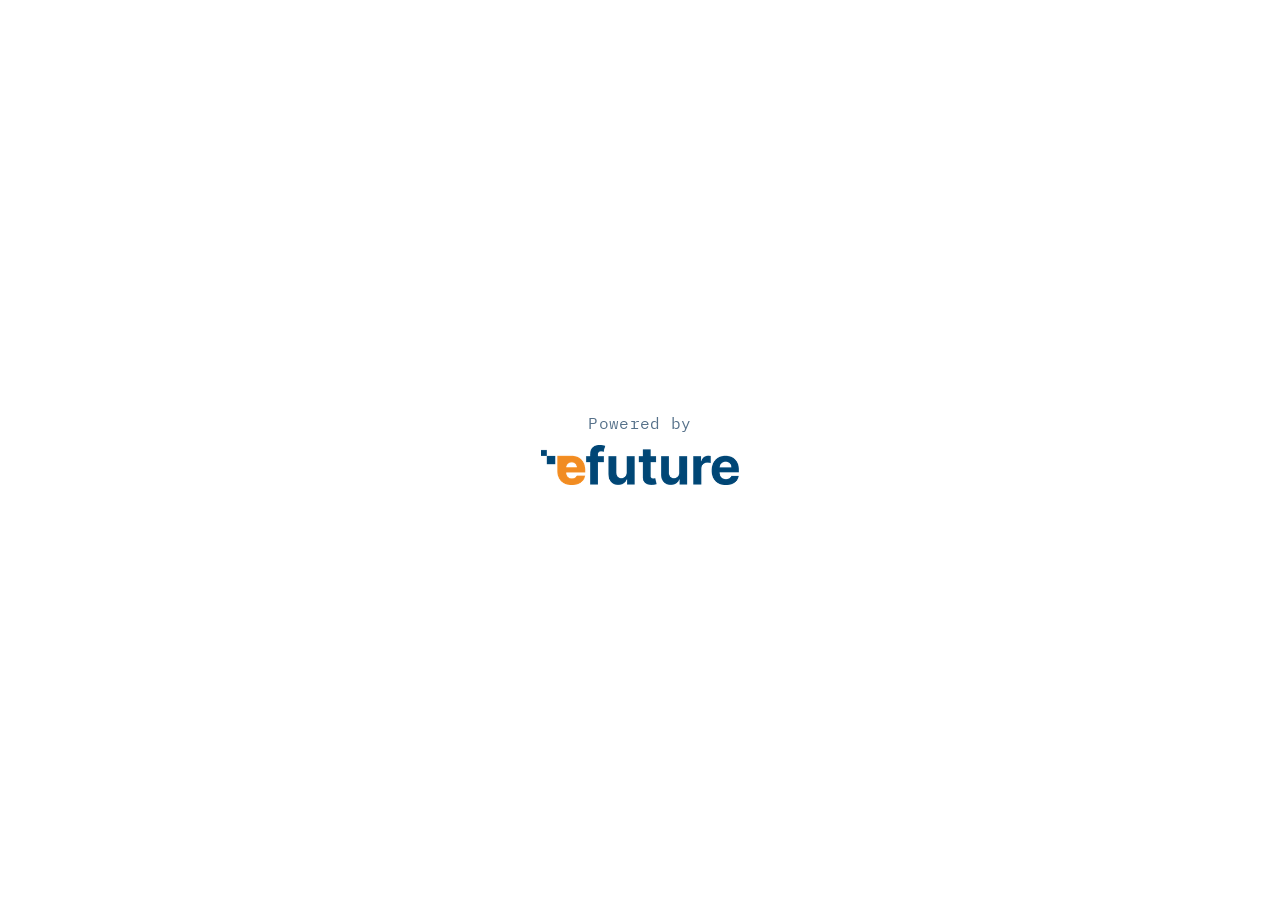
<file: index.html>
<!doctype html>
<html lang="it">
<head>
<meta charset="utf-8">
<meta name="viewport" content="width=device-width,initial-scale=1,viewport-fit=cover">
<title>Efuture Games</title>
<meta name="description" content="Efuture Games – CARE Conference Edition: 4 giochi arcade: sblocca i giochi agli stand e scala la classifica.">
<meta name="theme-color" content="#eef4fa">
<meta name="color-scheme" content="light">
<link rel="manifest" href="manifest.webmanifest">
<link rel="icon" type="image/png" href="icons/app-favicon.png">
<link rel="apple-touch-icon" href="icons/app-apple-touch-icon.png">
<meta name="apple-mobile-web-app-capable" content="yes">
<meta name="mobile-web-app-capable" content="yes">
<meta name="apple-mobile-web-app-status-bar-style" content="black-translucent">
<meta name="apple-mobile-web-app-title" content="Efuture Games">
<!-- iPhone: immagini di avvio uguali a #splash (icons/avvio/) -->
<link rel="apple-touch-startup-image" media="(device-width: 440px) and (device-height: 956px) and (-webkit-device-pixel-ratio: 3) and (orientation: portrait)" href="icons/avvio/avvio-1320x2868.png">
<link rel="apple-touch-startup-image" media="(device-width: 430px) and (device-height: 932px) and (-webkit-device-pixel-ratio: 3) and (orientation: portrait)" href="icons/avvio/avvio-1290x2796.png">
<link rel="apple-touch-startup-image" media="(device-width: 428px) and (device-height: 926px) and (-webkit-device-pixel-ratio: 3) and (orientation: portrait)" href="icons/avvio/avvio-1284x2778.png">
<link rel="apple-touch-startup-image" media="(device-width: 414px) and (device-height: 896px) and (-webkit-device-pixel-ratio: 3) and (orientation: portrait)" href="icons/avvio/avvio-1242x2688.png">
<link rel="apple-touch-startup-image" media="(device-width: 414px) and (device-height: 896px) and (-webkit-device-pixel-ratio: 2) and (orientation: portrait)" href="icons/avvio/avvio-828x1792.png">
<link rel="apple-touch-startup-image" media="(device-width: 402px) and (device-height: 874px) and (-webkit-device-pixel-ratio: 3) and (orientation: portrait)" href="icons/avvio/avvio-1206x2622.png">
<link rel="apple-touch-startup-image" media="(device-width: 393px) and (device-height: 852px) and (-webkit-device-pixel-ratio: 3) and (orientation: portrait)" href="icons/avvio/avvio-1179x2556.png">
<link rel="apple-touch-startup-image" media="(device-width: 390px) and (device-height: 844px) and (-webkit-device-pixel-ratio: 3) and (orientation: portrait)" href="icons/avvio/avvio-1170x2532.png">
<link rel="apple-touch-startup-image" media="(device-width: 375px) and (device-height: 812px) and (-webkit-device-pixel-ratio: 3) and (orientation: portrait)" href="icons/avvio/avvio-1125x2436.png">
<link rel="apple-touch-startup-image" media="(device-width: 375px) and (device-height: 667px) and (-webkit-device-pixel-ratio: 2) and (orientation: portrait)" href="icons/avvio/avvio-750x1334.png">
<!-- app installata: schermata di avvio bianca con l'icona e "Powered by efuture" (vedi #splash); nel browser: prima l'icona dell'app, poi "Powered by efuture" -->
<script>try{document.documentElement.setAttribute('data-home',localStorage.getItem('efgHomeLayout')||'lista')}catch(e){document.documentElement.setAttribute('data-home','lista')}</script>
<script>try{if((window.matchMedia&&matchMedia('(display-mode: standalone)').matches)||navigator.standalone===true){document.documentElement.classList.add('splash');if(/Android/i.test(navigator.userAgent))document.documentElement.classList.add('splash-and')}else if(window.top===window){document.documentElement.classList.add('splash','splash-web')}}catch(e){}</script>
<style>
/* schermata di avvio dell'app installata: icona al centro, "Powered by efuture" in basso */
#splash{display:none}
html.splash #splash{display:flex;position:fixed;inset:0;z-index:100;flex-direction:column;align-items:center;justify-content:center;background:#fff;transition:opacity .35s ease}
#splash .ic{width:min(38vw,190px);height:auto;border-radius:22%}
#splash .pw{position:absolute;left:0;right:0;bottom:calc(34px + env(safe-area-inset-bottom,0px));display:flex;flex-direction:column;align-items:center;justify-content:center;gap:9px;font:400 13px/1 'IBM Plex Mono',ui-monospace,monospace;color:#56718a;letter-spacing:.02em}
#splash .pw img{height:26px;width:auto;display:block}
#splash canvas{position:fixed;inset:0;width:100%;height:100%;pointer-events:none}
#splash.out{opacity:0;pointer-events:none}
/* Android: prima compare la schermata di avvio del sistema (logo tondo su bianco, non modificabile dal sito);
   dopo c'è solo "Powered by" con sotto il logo efuture, al centro, che entra con una dissolvenza */
html.splash-and #splash .ic{display:none}
html.splash-and #splash .pw{position:static;gap:14px;font-size:16px}
html.splash-and #splash .pw img{height:40px}
html.splash-and #splash .pw{animation:efgPw .5s ease .15s both}
@keyframes efgPw{from{opacity:0;transform:translateY(6px)}to{opacity:1;transform:none}}
/* browser (app non installata): prima l'icona dell'app al centro, poi al suo posto "Powered by" con il logo efuture, che esplode */
html.splash-web #splash .ic{animation:efgIc .5s ease both}
html.splash-web #splash .pw{display:none;position:static;gap:14px;font-size:16px}
html.splash-web #splash .pw img{height:40px}
html.splash-web #splash.step2 .ic{display:none}
html.splash-web #splash.step2 .pw{display:flex;animation:efgPw .45s ease both}
@keyframes efgIc{from{opacity:0;transform:scale(.85)}to{opacity:1;transform:none}}
@font-face{font-family:'Press Start 2P';font-style:normal;font-weight:400;font-display:swap;src:url(fonts/press-start-2p-latin-400-normal.woff2) format('woff2');}
@font-face{font-family:'IBM Plex Mono';font-style:normal;font-weight:400;font-display:swap;src:url(fonts/ibm-plex-mono-latin-400-normal.woff2) format('woff2');}
@font-face{font-family:'IBM Plex Mono';font-style:normal;font-weight:600;font-display:swap;src:url(fonts/ibm-plex-mono-latin-600-normal.woff2) format('woff2');}
/* Layout: a conference arcade lobby — brand header, 2x2 cabinet cards, account dock at the bottom */
:root{
  color-scheme:light;      /* tema chiaro (07/10): prima era blu notte */
  --ef-navy:#004675;      /* efuture blue, from the logo */
  --ef-orange:#f18c22;    /* efuture orange, the "e" */
  --bg:#eef4fa;
  --panel:#ffffff;
  --panel-2:#f2f7fc;
  --line:#cddcea;
  --text:#0d2b45;
  --dim:#4a6580;
  --ok:#1f9d55;
  --danger:#d93a2b;
  --pixel:'Press Start 2P','IBM Plex Mono',ui-monospace,monospace;
  --mono:'IBM Plex Mono',ui-monospace,Consolas,monospace;
}
*{box-sizing:border-box}
html,body{height:100%;margin:0;background:var(--bg);color:var(--text);overscroll-behavior:none}
body{font-family:var(--mono);-webkit-tap-highlight-color:transparent}
[hidden]{display:none!important}
button{font:inherit;color:inherit}
button:focus-visible,input:focus-visible,a:focus-visible{outline:2px solid var(--ef-orange);outline-offset:2px}

#lobby{min-height:100%;display:flex;flex-direction:column;background:radial-gradient(ellipse at 50% -10%,#d6e8f7 0%,var(--bg) 60%)}
header{padding:calc(18px + env(safe-area-inset-top,0px)) 16px 10px;display:flex;flex-direction:column;align-items:center;gap:10px;text-align:center}
.brand-chip{background:#fff;border-radius:10px;padding:8px 12px;display:inline-flex}
.brand-chip img{height:26px;display:block}
h1{font-family:var(--pixel);font-size:18px;color:var(--ef-navy);line-height:1.5;margin:4px 0 0;letter-spacing:.02em;text-wrap:balance}
h1 .e{color:var(--ef-orange)}
.edition{font-size:11px;letter-spacing:.2em;text-transform:uppercase;color:var(--dim)}
.tagline{font-family:var(--pixel);font-size:11px;line-height:1.6;color:#c56a0c}

main{flex:1;padding:8px 16px 16px;width:100%;max-width:560px;margin:0 auto;display:flex;flex-direction:column;gap:14px}
.intro{font-size:13px;line-height:1.55;color:var(--dim);text-align:center;margin:0}
.grid{display:grid;grid-template-columns:repeat(2,minmax(0,1fr));gap:12px}
.game{position:relative;display:flex;flex-direction:column;align-items:center;gap:8px;padding:14px 10px 12px;border-radius:14px;background:var(--panel);border:1px solid var(--line);box-shadow:0 4px 14px rgba(13,43,69,.07);cursor:pointer;text-align:center;transition:transform .12s ease,border-color .12s ease}
.game:hover{border-color:var(--ef-orange)}
.game:active{transform:scale(.98)}
.game img{width:64px;height:64px;border-radius:14px;display:block}
.game .name{font-family:var(--pixel);font-size:11px;line-height:1.5;min-height:2.9em;display:flex;align-items:center}
.game .by{font-size:12px;color:var(--dim)}
.game .state{font-size:12px;letter-spacing:.04em;padding:6px 12px;min-height:30px;display:inline-flex;align-items:center;border-radius:20px;border:1px solid var(--line);color:var(--dim)}
.game.locked img{filter:grayscale(.7) opacity(.75)}
.game.locked .state::before{content:"🔒 "}
.game:disabled{cursor:not-allowed;opacity:.45}
.game:disabled:hover{border-color:var(--line)}
.game:disabled:active{transform:none}
.gatebar{display:flex;align-items:center;justify-content:center;gap:10px;flex-wrap:wrap;text-align:center;border-radius:12px;padding:10px 12px;font-size:12px;font-weight:600;border:1px solid var(--line);background:var(--panel-2)}
.gatebar b{font-family:var(--pixel);font-size:16px;color:var(--ef-orange);font-variant-numeric:tabular-nums}
.gatebar.wait{border-color:var(--ef-orange)}
.gatebar.closing b{color:#b7791f}
.gatebar.warn{border-color:var(--danger)}
.gatebar.warn b{color:var(--danger)}
.gatebar.closed{background:#fdecea;border-color:var(--danger);color:#8a1f15}
.game.open .state{background:var(--ef-orange);border-color:var(--ef-orange);color:#1d0f00;font-weight:600}
.game .rank{font-size:12px;color:var(--dim);line-height:1.4;min-height:1.4em}
.game .rank b{color:var(--ef-orange);font-size:12px;font-weight:600;font-variant-numeric:tabular-nums}
.game .best b{white-space:nowrap}
.game .best{font-size:12px;color:var(--dim);min-height:1.2em}
.game .best b{color:var(--text);font-variant-numeric:tabular-nums}

.dock{position:sticky;bottom:0;padding:10px 16px calc(10px + env(safe-area-inset-bottom,0px));background:var(--bg);border-top:1px solid var(--line);box-shadow:0 -6px 14px -10px rgba(13,43,69,.35);display:flex;flex-direction:column;gap:8px;align-items:center}
.dock-row{display:flex;gap:10px;justify-content:center;width:100%;max-width:560px}
.who{font-size:13px;color:var(--dim)}
.who b{color:var(--text)}
.btn{font-family:var(--pixel);font-size:10px;padding:13px 16px;border-radius:9px;border:1px solid #b8610b;background:var(--ef-orange);color:#1d0f00;cursor:pointer;box-shadow:0 4px 0 #a9570a;flex:1;max-width:260px}
.btn:active{transform:translateY(3px);box-shadow:0 1px 0 #a9570a}
.btn.alt{background:#fff;border-color:var(--line);color:var(--ef-navy);box-shadow:0 4px 0 #c3d3e2}
.btn.link{flex:0 0 auto;background:none;border:none;box-shadow:none;color:var(--dim);font-family:var(--mono);font-size:13px;padding:8px 12px;min-width:44px;min-height:44px;text-decoration:underline}
/* riga di 3 pulsanti in fondo: Classifica · Installa app · Istruzioni */
.dock-row.tools{gap:8px}
.dock-row.tools .btn{flex:1 1 0;min-width:0;min-height:44px;padding:11px 6px;font-size:10px;line-height:1.4;display:inline-flex;align-items:center;justify-content:center;gap:6px}
.dock-row.tools .ico{width:15px;height:15px;flex:0 0 auto;fill:none;stroke:currentColor;stroke-width:2.2;stroke-linecap:round;stroke-linejoin:round}   /* coppa, download, libro */
#dockIn{align-items:center;gap:4px}
/* telefono in orizzontale (poca altezza) e computer: la barra in basso non è fissa, sta subito sotto le schede */
@media (max-height:500px), (min-width:900px) and (hover:hover) and (pointer:fine){
  .dock{position:static;border-top:0;box-shadow:none;background:none;padding-top:4px}
  main{flex:0 0 auto}
}
.mode{font-size:12px;color:var(--dim);text-align:center;max-width:420px;line-height:1.5}

/* modals */
.modal{position:fixed;inset:0;z-index:20;display:flex;align-items:flex-end;justify-content:center;background:rgba(13,43,69,.45);backdrop-filter:blur(3px);padding:16px}
@media (min-width:600px){.modal{align-items:center}}
.sheet{width:100%;max-width:440px;max-height:calc(100% - env(safe-area-inset-top,0px) - 8px);overflow-y:auto;background:var(--panel);border:1px solid var(--line);border-radius:16px;padding:18px 16px calc(16px + env(safe-area-inset-bottom,0px));display:flex;flex-direction:column;gap:12px}
.sheet h2{font-family:var(--pixel);font-size:12px;line-height:1.6;margin:0;text-wrap:balance}
.sheet p{margin:0;font-size:13px;line-height:1.55;color:var(--dim)}
.sheet .head{display:flex;align-items:center;gap:12px}
.sheet .head img{width:48px;height:48px;border-radius:11px}
.close{margin-left:auto;align-self:flex-start;background:none;border:1px solid var(--line);border-radius:8px;width:44px;height:44px;cursor:pointer;color:var(--dim);flex:0 0 auto}
.option{border:1px solid var(--line);background:var(--panel-2);border-radius:12px;padding:12px;display:flex;flex-direction:column;gap:8px}
.option .t{font-size:12px;letter-spacing:.14em;text-transform:uppercase;color:var(--ef-orange);font-weight:600}
.field{display:flex;flex-direction:column;gap:5px}
.field label{font-size:12px;letter-spacing:.1em;text-transform:uppercase;color:var(--dim)}
.field input{width:100%;font:inherit;font-size:16px;padding:11px 12px;border-radius:9px;border:1px solid var(--line);background:#fff;color:var(--text)}
.field input.code{font-family:var(--pixel);font-size:14px;letter-spacing:.12em;text-transform:uppercase;text-align:center}
.row{display:flex;gap:10px}
.msg{font-size:12.5px;min-height:1.3em;color:var(--dim)}
.msg.err{color:var(--danger)}
.field .ferr{font-size:12.5px;color:var(--danger);font-weight:600}
.field input.taken{border-color:var(--danger);box-shadow:0 0 0 2px rgba(217,58,43,.15)}
.btn:disabled{opacity:.45;cursor:not-allowed}
.review.ok .btn:disabled{opacity:1;cursor:default}
.msg.ok{color:var(--ok)}
.tabs{display:flex;gap:6px;overflow-x:auto;padding-bottom:2px;scrollbar-width:none}
.tabs::-webkit-scrollbar{display:none}
@media (hover:hover) and (pointer:fine){.tabs{flex-wrap:wrap;overflow:visible}}
#bTabs{padding-bottom:14px;margin-bottom:6px;border-bottom:1px solid var(--line)}   /* filtri della classifica staccati dalla prima posizione */
.sheet > *{flex-shrink:0}   /* con una lista lunga i filtri non si schiacciano: scorre la finestra */
.tab{flex:0 0 auto;font-size:12px;padding:9px 12px;min-height:38px;border-radius:20px;border:1px solid var(--line);background:none;color:var(--dim);cursor:pointer}
.tab.on{background:var(--ef-navy);border-color:#1f6aa3;color:#fff}
.board{list-style:none;margin:0;padding:0;display:flex;flex-direction:column;gap:6px}
/* riga: posizione | nome (grande) + dettaglio sotto | punti */
.board li{display:grid;grid-template-columns:34px minmax(0,1fr) auto;gap:10px;align-items:center;padding:10px 12px;border-radius:10px;background:var(--panel-2)}
.board li .r{width:30px;height:30px;border-radius:50%;display:grid;place-items:center;font-weight:600;font-size:14px;color:var(--text);background:rgba(0,70,117,.08)}
.board li:nth-child(1) .r{background:#ffd166;color:#3a2a00}.board li:nth-child(2) .r{background:#d9e2ec;color:#1d2b3a}.board li:nth-child(3) .r{background:#e0a36b;color:#3a1f05}
.board li .who{min-width:0;display:flex;flex-direction:column;gap:2px}
.board li .n{font-size:16px;font-weight:600;color:var(--text);overflow:hidden;text-overflow:ellipsis;white-space:nowrap}
/* Azienda - Nome: l'azienda su una riga piccola sopra al nome, così si leggono entrambi per intero */
.board li .n .az{display:block;font-size:11px;font-weight:700;letter-spacing:.06em;text-transform:uppercase;color:#b25d07;overflow:hidden;text-overflow:ellipsis}
.board li .n .nm{display:block;overflow:hidden;text-overflow:ellipsis}
.field .req{color:#c0392b;font-weight:700}
.field .opt{color:var(--dim);font-weight:400;text-transform:none;letter-spacing:0}
.fnote{margin:2px 0 0;font-size:12px;line-height:1.45;color:var(--dim)}
.board li .d{font-size:12px;color:var(--dim)}
.board li .s{font-size:18px;font-weight:600;color:#c56a0c;font-variant-numeric:tabular-nums;text-align:right;white-space:nowrap}
.board li .s small{font-size:12px;color:var(--dim);font-weight:400;margin-left:3px}
.board li.me{outline:1px solid var(--ef-orange)}
/* Generale · Ospiti · Sponsor · Staff sopra i giochi */
.grps{display:flex;gap:4px;padding:3px;border-radius:999px;background:var(--panel-2);border:1px solid var(--line)}
.grp{flex:1 1 0;min-width:0;font-size:12px;font-weight:600;padding:8px 4px;min-height:36px;border-radius:999px;border:0;background:none;color:var(--dim);cursor:pointer}
.grp.on{background:var(--ef-orange);color:#fff}
.board li .n .cat{display:inline-block;font-size:10px;font-weight:600;padding:1px 6px;border-radius:999px;vertical-align:2px;letter-spacing:0;text-transform:none}
.board li .n .cat.ospite{background:#e3f4ea;color:#17663a}.board li .n .cat.sponsor{background:#fdecd2;color:#8a5200}.board li .n .cat.staff{background:#e1ebf7;color:#1f4f8a}
.empty{font-size:12px;color:var(--dim);text-align:center;padding:14px 0}

/* player */
#player{position:fixed;inset:0;z-index:30;display:flex;flex-direction:column;background:#000;box-sizing:border-box;
  /* il gioco resta fuori da tacca, fotocamera e barre di sistema: lì i tasti in alto (MODE, pausa) non si toccano */
  padding:env(safe-area-inset-top,0px) env(safe-area-inset-right,0px) env(safe-area-inset-bottom,0px) env(safe-area-inset-left,0px)}
/* barra sopra il gioco: si vede su titolo, pausa e schermate tra i livelli; mentre si gioca sparisce (il gioco usa tutto lo schermo) */
#playerBar{position:absolute;top:0;left:0;right:0;z-index:2;display:flex;align-items:center;gap:10px;padding:calc(6px + env(safe-area-inset-top,0px)) 10px 6px;background:var(--bg);border-bottom:1px solid var(--line);box-shadow:0 2px 10px rgba(13,43,69,.18);transition:transform .2s ease,opacity .2s ease}
#playerBar.away{transform:translateY(-110%);opacity:0;pointer-events:none}
#playerBar button{background:var(--ef-navy);color:#fff;border:1px solid var(--ef-navy);border-radius:8px;padding:8px 12px;min-height:40px;font-size:12px;font-weight:600;cursor:pointer;white-space:nowrap}
#playerTitle{font-family:var(--pixel);font-size:9px;color:var(--dim);overflow:hidden;text-overflow:ellipsis;white-space:nowrap}
#frame{flex:1;width:100%;border:0;display:block;background:#000}
.toast{position:fixed;left:50%;bottom:calc(20px + env(safe-area-inset-bottom,0px));transform:translateX(-50%);z-index:40;background:var(--panel-2);border:1px solid var(--ef-orange);color:var(--text);font-size:12px;padding:10px 14px;border-radius:10px;max-width:calc(100% - 32px);box-shadow:0 10px 30px rgba(13,43,69,.2)}

.wm{height:16px;width:auto;max-width:none;align-self:flex-start;flex:0 0 auto;display:block;opacity:.95}
.sheet .wm{height:14px;margin-bottom:2px}
.rules{font-size:12px;line-height:1.5;color:var(--dim);text-align:center;margin:0;border:1px dashed var(--line);border-radius:10px;padding:8px 10px}
.review{display:flex;flex-direction:column;align-items:center;gap:6px;text-align:center}
.review .btn{flex:0 0 auto;max-width:none;width:100%;background:#ffd84d;border-color:#c9a20f;box-shadow:0 4px 0 #b08b05}
.review .btn:active{box-shadow:0 1px 0 #b08b05}
.review.ok .btn{background:#e6f6ec;border-color:#9ed5b2;color:#1f6b3d;box-shadow:none;cursor:default;font-size:9px;padding:9px 12px}
.review p{margin:0;font-size:12.5px;line-height:1.5;color:var(--dim)}
.review p b{color:var(--text)}
/* schermata dei giochi scelta in admin (Impostazioni › Schermata dei giochi): html[data-home]
   ora = 2×2 con il bonus sotto · alto = bonus in un riquadro sopra ai giochi · lista = un gioco per riga (predefinita) · fisso = bonus sempre visibile in basso */
html[data-home=alto] main{display:flex;flex-direction:column}
html[data-home=alto] #review{order:-1;gap:6px;background:linear-gradient(135deg,#fff6d6,#ffe9a8);border:1px solid #f0c94a;border-radius:14px;padding:10px 12px;margin:0 0 12px}
html[data-home=lista] .grid{grid-template-columns:1fr;gap:8px}
html[data-home=lista] .game{display:grid;grid-template-columns:52px minmax(0,1fr) auto;grid-template-areas:"img name state" "img rank state" "img best state";column-gap:12px;row-gap:2px;align-items:center;padding:10px 12px;text-align:left}
html[data-home=lista] .game img{grid-area:img;width:52px;height:52px;align-self:center}
html[data-home=lista] .game .name{grid-area:name;min-height:0}
html[data-home=lista] .game .state{grid-area:state}
html[data-home=lista] .game .rank{grid-area:rank;font-size:11px}
html[data-home=lista] .game .best{grid-area:best;font-size:11px}
html[data-home=lista] #review{margin-top:12px}
html[data-home=fisso] #review{position:sticky;bottom:8px;z-index:5;margin-top:12px;background:var(--panel);border:1px solid #f0c94a;border-radius:16px;padding:10px;box-shadow:0 8px 24px rgba(13,43,69,.18)}
.rules b{color:var(--text)}
.linkbtn{background:none;border:none;color:var(--ef-orange);font-size:12.5px;text-decoration:underline;cursor:pointer;padding:4px 0;align-self:flex-start}
.cam{position:relative;border-radius:12px;overflow:hidden;background:#000;aspect-ratio:1/1;width:100%;max-width:100%}
.cam video{width:100%;height:100%;object-fit:cover;display:block}
.cam .frame{position:absolute;inset:14%;border:3px solid var(--ef-orange);border-radius:14px;box-shadow:0 0 0 999px rgba(0,0,0,.35)}
.cam .hint{position:absolute;left:0;right:0;bottom:8px;text-align:center;font-size:12px;color:#fff;text-shadow:0 1px 3px #000}
.result-big{font-family:var(--pixel);font-size:30px;color:#c56a0c;text-align:center;line-height:1.2}
.result-sub{font-size:12px;color:var(--dim);text-align:center}
.stats2{display:grid;grid-template-columns:1fr auto;gap:5px 12px;font-size:12px}
.stats2 b{font-family:var(--pixel);font-size:10px;text-align:right;color:var(--text)}
#playerBar .wm{margin-left:auto;height:13px}
#playerClock{font-family:var(--pixel);font-size:9px;color:var(--ef-orange);white-space:nowrap;font-variant-numeric:tabular-nums}
#playerClock.warn{color:var(--danger)}
/* telefono in orizzontale: barra del giocatore sottile, il gioco usa quasi tutto lo schermo */
@media (orientation:landscape) and (max-height:560px){
  #playerBar{padding:2px calc(10px + env(safe-area-inset-right,0px)) 2px calc(10px + env(safe-area-inset-left,0px));gap:8px}
  #playerBar button{padding:3px 8px;font-size:10px}
  #playerBar .wm{height:10px}
}
@media (prefers-reduced-motion:reduce){.game{transition:none}}
</style>
</head>
<body>
<div id="splash" aria-hidden="true"><img class="ic" src="icons/app-icon-512.png" alt=""><div class="pw"><span>Powered by</span><img src="img/efuture-logo.png" alt="efuture"></div></div>
<script>
/* schermata di avvio: dopo 1,4 s il logo efuture esplode in tanti mattoncini, poi la schermata sfuma */
(function(){
  var root = document.documentElement, sp = document.getElementById('splash');
  if (!sp || !root.classList.contains('splash')) return;
  function close(){ sp.classList.add('out'); setTimeout(function(){ root.classList.remove('splash'); }, 400); }
  function explode(img, done){
    var r = img.getBoundingClientRect(), W = Math.round(r.width), H = Math.round(r.height);
    if (!W || !H) return done();
    var off = document.createElement('canvas'); off.width = W; off.height = H;
    var o = off.getContext('2d'), px;
    try { o.drawImage(img, 0, 0, W, H); px = o.getImageData(0, 0, W, H).data; } catch(e){ return done(); }
    var dpr = Math.min(2, window.devicePixelRatio || 1), cv = document.createElement('canvas');
    cv.width = Math.round(innerWidth * dpr); cv.height = Math.round(innerHeight * dpr);
    var c = cv.getContext('2d'); c.setTransform(dpr, 0, 0, dpr, 0, 0);
    var BW = Math.max(6, Math.round(H / 3.6)), BH = Math.max(4, Math.round(BW / 1.8)), bricks = [], cx = W / 2, cy = H / 2;   /* mattoncini */
    for (var y = 0, row = 0; y < H; y += BH, row++) for (var x = (row % 2) ? -BW / 2 : 0; x < W; x += BW){
      var sx = Math.max(0, Math.min(W - 1, Math.round(x + BW / 2))), sy = Math.min(H - 1, Math.round(y + BH / 2)), i = (sy * W + sx) * 4;
      if (px[i + 3] < 90) continue;
      var dx = x - cx, dy = y - cy, sp2 = 90 + Math.random() * 200;
      var a = Math.atan2(dy - H * 0.6, dx) + (Math.random() - 0.5) * 0.9;
      bricks.push({ x: r.left + x, y: r.top + y, vx: Math.cos(a) * sp2, vy: Math.sin(a) * sp2 - 80, rot: 0, vr: (Math.random() - 0.5) * 9,
        col: 'rgb(' + px[i] + ',' + px[i + 1] + ',' + px[i + 2] + ')' });
    }
    img.style.visibility = 'hidden'; sp.appendChild(cv);
    var t0 = 0, DUR = 1000;
    (function frame(ts){
      if (!t0) t0 = ts;
      var t = ts - t0, dt = 1 / 60, k = Math.min(1, t / DUR);
      c.clearRect(0, 0, innerWidth, innerHeight);
      c.globalAlpha = 1 - k * k;
      bricks.forEach(function(b){
        b.vy += 520 * dt; b.x += b.vx * dt; b.y += b.vy * dt; b.rot += b.vr * dt;
        c.save(); c.translate(b.x + BW / 2, b.y + BH / 2); c.rotate(b.rot); c.fillStyle = b.col; c.fillRect(-BW / 2, -BH / 2, BW - 1.5, BH - 1.5); c.fillStyle = 'rgba(255,255,255,.28)'; c.fillRect(-BW / 2, -BH / 2, BW - 1.5, 1.5); c.restore();
      });
      if (t < DUR) requestAnimationFrame(frame); else done();
    })(performance.now());
  }
  var web = root.classList.contains('splash-web');   /* nel browser: 1,3 s di icona dell'app, poi "Powered by" */
  if (web) setTimeout(function(){ sp.classList.add('step2'); }, 1300);
  setTimeout(function(){
    var logo = sp.querySelector('.pw img');
    var still = window.matchMedia && matchMedia('(prefers-reduced-motion:reduce)').matches;
    if (still || !logo || !logo.complete) return close();
    explode(logo, close);
  }, web ? 2400 : 1400);
})();
</script>
<div id="lobby">
  <header>
    <h1>EFUTURE <span class="e">GAMES</span></h1>
    <div class="edition">CARE Conference Edition</div>
    <div class="tagline">Sblocca, gioca e vinci!</div>
  </header>
  <main>
    <div class="gatebar" id="gateBar" hidden role="status" aria-live="polite"><span id="gateTxt"></span><b id="gateClock"></b></div>
    <div class="grid" id="grid"></div>
    <div class="review" id="review" hidden>
      <button class="btn" id="btnReview" type="button">⭐ Bonus Recensione</button>
      <p id="reviewTxt">Lascia una recensione a efuture su Google: quando la confermiamo ricevi <b>+200 punti</b> nella classifica generale.</p>
    </div>
  </main>
  <div class="dock" id="dock">
    <div class="dock-row" id="dockOut"><button class="btn" id="btnAuth">Registrati / Accedi</button></div>
    <div class="dock-row" id="dockIn" hidden><span class="who" id="who"></span><button class="btn link" id="btnLogout">Esci</button></div>
    <!-- i pulsanti di sempre, in fondo alla home -->
    <div class="dock-row tools">
      <button class="btn alt" id="btnBoard" type="button" hidden><svg class="ico" viewBox="0 0 24 24" aria-hidden="true"><path d="M8 21h8M12 17v4M7 4h10v5a5 5 0 0 1-10 0z M7 6H4v1a3 3 0 0 0 3 3 M17 6h3v1a3 3 0 0 1-3 3"/></svg>Classifica</button>
      <button class="btn alt" id="btnInstall" type="button" hidden><svg class="ico" viewBox="0 0 24 24" aria-hidden="true"><path d="M12 4v11M7 10l5 5 5-5M5 20h14"/></svg>Installa app</button>
      <button class="btn alt" id="btnHelp" type="button" aria-haspopup="dialog"><svg class="ico" viewBox="0 0 24 24" aria-hidden="true"><path d="M12 6c-2-1.5-5-2-8-2v14c3 0 6 .5 8 2 2-1.5 5-2 8-2V4c-3 0-6 .5-8 2zM12 6v14"/></svg>Istruzioni</button>
    </div>
    <div class="mode" id="modeNote" hidden>Modalità demo: account e classifica restano su questo telefono.</div>
  </div>
</div>

<!-- istruzioni -->
<div class="modal" id="mHelp" hidden role="dialog" aria-modal="true" aria-labelledby="hTitle">
  <div class="sheet">
    <div class="head"><div style="flex:1"><h2 id="hTitle">Istruzioni</h2></div><button class="close" data-close aria-label="Chiudi">✕</button></div>
    <p class="intro" style="text-align:left">Sblocca i giochi con il QR degli stand e scala la classifica.</p>
    <p class="rules"><b>3 livelli</b> per gioco, <b>1 minuto</b> ciascuno.<br>Punti = <b>livello × secondi avanzati × vite</b>.<br>Contano prima i punti, a parità i livelli.</p>
    <p>I comandi sono nelle <b>Istruzioni</b> di ogni gioco.</p>
    <button class="btn" data-close type="button" style="align-self:center">Ho capito</button>
  </div>
</div>

<!-- unlock -->
<div class="modal" id="mUnlock" hidden role="dialog" aria-modal="true" aria-labelledby="uTitle">
  <div class="sheet">
    <div class="head"><img id="uIcon" alt=""><div><h2 id="uTitle">Sblocca il gioco</h2><p>Gioco bloccato</p></div><button class="close" data-close aria-label="Chiudi">✕</button></div>
    <div class="option">
      <span class="t">1 · Inquadra il QR</span>
      <p id="uQrText">Lo trovi allo stand.</p>
      <div class="cam" id="camBox" hidden><video id="camVideo" playsinline muted></video><div class="frame"></div><div class="hint">Inquadra il QR nel riquadro</div></div>
      <button class="btn" type="button" id="btnCam" style="max-width:none">Apri la fotocamera</button>
      <div class="msg" id="camMsg" aria-live="polite"></div>
    </div>
    <form class="option" id="uForm" autocomplete="off">
      <span class="t">2 · Inserisci il codice</span>
      <div class="field"><label for="uCode">Codice sotto il QR</label><input class="code" id="uCode" name="code" placeholder="ABC-1234" maxlength="12" autocapitalize="characters" spellcheck="false"></div>
      <button class="btn alt" type="submit" style="max-width:none">Sblocca</button>
      <div class="msg" id="uMsg" aria-live="polite"></div>
    </form>
  </div>
</div>

<!-- auth -->
<div class="modal" id="mAuth" hidden role="dialog" aria-modal="true" aria-labelledby="aTitle">
  <div class="sheet">
    <img class="wm" src="img/efuture-logo.png" alt="efuture">
    <div class="head"><h2 id="aTitle">Registrati</h2><button class="close" data-close aria-label="Chiudi">✕</button></div>
    <div class="tabs" id="aTabs"><button class="tab on" id="tabSignup" type="button">Registrati</button><button class="tab" id="tabLogin" type="button">Accedi</button></div>

    <form id="fSignup" style="display:flex;flex-direction:column;gap:10px" autocomplete="on">
      <!-- campi scelti in admin (Impostazioni › Campi della registrazione): non visibile, facoltativo o obbligatorio -->
      <div class="field" data-campo="nome"><label for="sName">Nome e cognome<span class="req"></span></label><input id="sName" name="name" minlength="2" maxlength="40" required autocomplete="name" aria-describedby="sNameErr"><div class="ferr" id="sNameErr" aria-live="polite" hidden>Nome già utilizzato in questa azienda</div></div>
      <div class="field" data-campo="azienda"><label for="sCompany">Azienda<span class="req"></span></label><input id="sCompany" name="organization" maxlength="40" required autocomplete="organization"></div>
      <div class="field" data-campo="email"><label for="sEmail">Email<span class="req"> *</span></label><input id="sEmail" name="email" type="email" required autocomplete="email" aria-describedby="sEmailErr sEmailNote"><div class="ferr" id="sEmailErr" aria-live="polite" hidden>Indirizzo email già utilizzato</div><div class="fnote" id="sEmailNote" hidden>Serve per accedere da un altro telefono: senza email giochi solo da questo.</div></div>
      <div class="field" data-campo="cellulare"><label for="sPhone">Cellulare<span class="req"></span></label><input id="sPhone" name="tel" type="tel" inputmode="tel" maxlength="20" autocomplete="tel" placeholder="Es. 333 123 4567" aria-describedby="sPhoneNote"><div class="fnote" id="sPhoneNote">Lo vedono solo gli organizzatori: non compare in classifica.</div></div>
      <p class="fnote" id="sPreview" hidden></p>
      <button class="btn" id="sGo" type="submit" style="max-width:none">Registrati e gioca</button>
      <div class="msg" id="sMsg" aria-live="polite"></div>
    </form>

    <form id="fLogin" hidden style="display:flex;flex-direction:column;gap:10px" autocomplete="on">
      <div class="field"><label for="lEmail">Email</label><input id="lEmail" name="email" type="email" required autocomplete="email"></div>
      <p>Basta l'email.</p>
      <button class="btn" type="submit" style="max-width:none">Accedi</button>
      <div class="msg" id="lMsg" aria-live="polite"></div>
    </form>

  </div>
</div>

<!-- leaderboard -->
<!-- utenti registrati prima che si chiedesse l'azienda: la si chiede al primo accesso -->
<div class="modal" id="mCompany" hidden role="dialog" aria-modal="true" aria-labelledby="cTitle">
  <div class="sheet">
    <div class="head"><h2 id="cTitle">La tua azienda</h2><button class="close" data-close aria-label="Chiudi">✕</button></div>
    <form id="fCompany" style="display:flex;flex-direction:column;gap:10px" autocomplete="on">
      <p style="margin:0">In classifica ora compare anche l'azienda: <b id="cPreview"></b>.</p>
      <div class="field"><label for="cCompany">Azienda<span class="req"> *</span></label><input id="cCompany" maxlength="40" required autocomplete="organization"></div>
      <button class="btn" type="submit" style="max-width:none">Salva</button>
      <div class="msg" id="cMsg" aria-live="polite"></div>
    </form>
  </div>
</div>

<div class="modal" id="mBoard" hidden role="dialog" aria-modal="true" aria-labelledby="bTitle">
  <div class="sheet">
    <div class="head"><h2 id="bTitle">Classifica</h2><button class="close" data-close aria-label="Chiudi">✕</button></div>
    <div class="grps" id="bGroups" role="group" aria-label="Chi vedere in classifica"></div>
    <div class="tabs" id="bTabs"></div>
    <ol class="board" id="bList"></ol>
    <p class="mode" id="bNote"></p>
  </div>
</div>

<!-- conferma prima di uscire da una partita in corso -->
<div class="modal" id="mExit" hidden role="dialog" aria-modal="true" aria-labelledby="exTitle" style="z-index:36">
  <div class="sheet">
    <div class="head"><h2 id="exTitle">Uscire dal gioco?</h2></div>
    <p>Perderai il livello in corso. I livelli già superati e il tuo record restano.</p>
    <div class="row"><button class="btn" id="exStay">Resta</button><button class="btn alt" id="exLeave">Esci</button></div>
  </div>
</div>
<!-- result of a run -->
<div class="modal" id="mResult" hidden role="dialog" aria-modal="true" aria-labelledby="rsTitle" style="z-index:35">
  <div class="sheet">
    <img class="wm" src="img/efuture-logo.png" alt="efuture">
    <div class="head"><img id="rsIcon" alt=""><div><h2 id="rsTitle">Partita finita</h2><p id="rsGame"></p></div></div>
    <div class="result-sub">Punti</div>
    <div class="result-big" id="rsScore">0</div>
    <div class="stats2">
      <span>Livelli superati</span><b id="rsLevels">0/3</b>
      <span>Tempo nei livelli superati</span><b id="rsTime">0:00</b>
    </div>
    <p class="msg" id="rsMsg"></p>
    <div class="row"><button class="btn" id="rsRetry" hidden>Riprova livello</button><button class="btn" id="rsAgain">Rigioca</button><button class="btn alt" id="rsHome">Torna ai giochi</button></div>
  </div>
</div>

<!-- player -->
<div id="player" hidden>
  <div id="playerBar"><button id="btnBack">← Torna ai giochi</button><span id="playerTitle"></span><span id="playerClock"></span><img class="wm" src="img/efuture-logo.png" alt="efuture"></div>
  <iframe id="frame" title="Gioco" allow="autoplay; fullscreen"></iframe>
</div>

<!-- install the app -->
<div class="modal" id="mInstall" hidden role="dialog" aria-modal="true" aria-labelledby="iTitle" style="z-index:38">
  <div class="sheet">
    <div class="head"><img src="icons/app-icon-192.png" alt="" style="border-radius:12px"><div><h2 id="iTitle">Installa l'app</h2><p>Installa sul tuo dispositivo</p></div><button class="close" data-close aria-label="Chiudi">✕</button></div>
    <p>Installando quest'app sul tuo dispositivo, avrai i giochi sempre a disposizione.</p>
    <div id="iAuto"><button class="btn" type="button" id="btnDoInstall" style="max-width:none;width:100%">Installa Efuture Games</button></div>
    <div id="iIos" class="option" hidden>
      <span class="t">Su iPhone e iPad</span>
      <p>1. Tocca <b>Condividi</b> <span aria-hidden="true" style="display:inline-block;border:1.5px solid currentColor;border-radius:4px;padding:0 5px;font-weight:600">↑</span> nella barra di Safari (in basso o in alto).</p>
      <p>2. Scorri e scegli <b>Aggiungi alla schermata Home</b>.</p>
      <p>3. Tocca <b>Aggiungi</b>.</p>
    </div>
    <div id="iSamsung" class="option" hidden>
      <span class="t">Stai usando Samsung Internet</span>
      <p>Per installarla senza avvisi di sicurezza aprila con <b>Chrome</b>:</p>
      <a class="btn" id="btnOpenChrome" href="#" style="max-width:none;text-align:center;text-decoration:none">Apri in Chrome e installa</a>
      <p style="margin-top:4px">Oppure resta qui: menu <b>≡</b> in basso → <b>Aggiungi pagina a</b> → <b>Schermata Home</b>.</p>
    </div>
    <div id="iAndroid" class="option" hidden>
      <span class="t">Su Android</span>
      <p>1. Tocca il menu <b>⋮</b> del browser (in alto a destra).</p>
      <p>2. Scegli <b>Installa app</b> oppure <b>Aggiungi a schermata Home</b>.</p>
    </div>
    <button class="btn link" type="button" id="btnInstallLater" style="align-self:center">Più tardi</button>
  </div>
</div>

<div class="toast" id="toast" hidden role="status"></div>

<script src="config.js?v=104"></script>
<script src="vendor/supabase.js"></script>
<script src="backend.js?v=104"></script>
<script src="vendor/jsQR.js"></script>
<script src="fuochi.js?v=104"></script>
<script src="hub.js?v=104"></script>
<script>
if ('serviceWorker' in navigator) {
  window.addEventListener('load', () => { navigator.serviceWorker.register('sw.js').catch(()=>{}); });
}
</script>
</body>
</html>
</file>
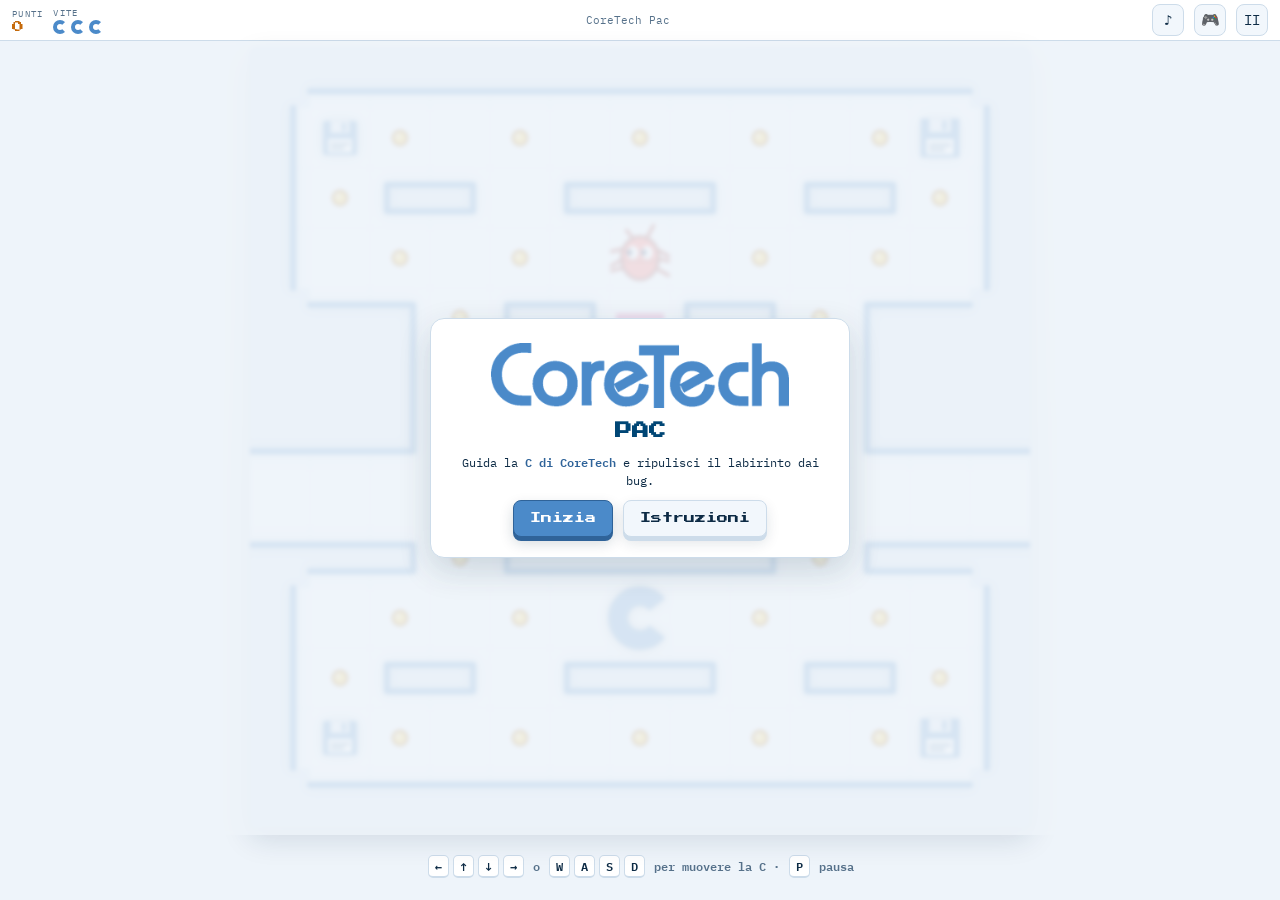
<file: games/coretech/index.html>
<!doctype html>
<html lang="it">
<head>
<meta charset="utf-8">
<meta name="viewport" content="width=device-width,initial-scale=1,maximum-scale=1,user-scalable=no,viewport-fit=cover">
<title>CoreTech Pac</title>
<meta name="description" content="Arcade anni '80 in 5 labirinti: la C di CoreTech mangia monetine e bug.">
<meta name="theme-color" content="#eef4fa">
<meta name="color-scheme" content="light">
<link rel="icon" type="image/png" href="icons/favicon.png">
<link rel="apple-touch-icon" href="icons/apple-touch-icon.png">
<meta name="apple-mobile-web-app-capable" content="yes">
<meta name="mobile-web-app-capable" content="yes">
<meta name="apple-mobile-web-app-status-bar-style" content="default">
<meta name="apple-mobile-web-app-title" content="CoreTech Pac">
<style>
@font-face{font-family:'Press Start 2P';font-style:normal;font-weight:400;font-display:swap;src:url(fonts/press-start-2p-latin-400-normal.woff2) format('woff2');}
@font-face{font-family:'IBM Plex Mono';font-style:normal;font-weight:400;font-display:swap;src:url(fonts/ibm-plex-mono-latin-400-normal.woff2) format('woff2');}
@font-face{font-family:'IBM Plex Mono';font-style:normal;font-weight:600;font-display:swap;src:url(fonts/ibm-plex-mono-latin-600-normal.woff2) format('woff2');}
/* Layout: arcade cabinet — score bar on top, maze centered, joystick below (to the right of the maze in landscape) */
:root{
  color-scheme:light;
  --ct:#4b8ac9;          /* CoreTech blue, from the logo */
  --ct-light:#2f6399;    /* accent text on light panels */
  --ct-deep:#2f6399;
  --bg:#eef4fa;          /* light theme, same as the main app */
  --panel:#ffffff;
  --panel-2:#f2f7fc;
  --line:#cddcea;
  --text:#0d2b45;
  --dim:#56718a;
  --navy:#004675;
  --orange:#f18c22;
  --coin:#c56a0c;        /* gold/orange text, readable on light bg */
  --coin-fill:#ffcf4a;   /* gold coins */
  --danger:#d93a33;
  --pixel:'Press Start 2P','IBM Plex Mono',ui-monospace,monospace;
  --mono:'IBM Plex Mono',ui-monospace,Consolas,monospace;
}
*{box-sizing:border-box}
html,body{height:100%;margin:0;background:var(--bg);color:var(--text);overscroll-behavior:none}
body{font-family:var(--mono);overflow:hidden;-webkit-user-select:none;user-select:none;-webkit-touch-callout:none;touch-action:manipulation}
[hidden]{display:none!important}
#app{height:100%;display:flex;flex-direction:column;background:radial-gradient(ellipse at 50% 0%,#ffffff 0%,var(--bg) 60%)}

#hud{flex:0 0 auto;background:var(--panel);display:flex;align-items:center;gap:10px;padding:4px 12px;padding-top:calc(4px + env(safe-area-inset-top,0px));border-bottom:1px solid var(--line);font-size:12px}
.hud-block{display:flex;flex-direction:column;gap:2px;min-width:0}
.hud-label{font-size:9px;letter-spacing:.14em;text-transform:uppercase;color:var(--dim)}
.hud-val{font-family:var(--pixel);font-size:12px;color:var(--text);font-variant-numeric:tabular-nums}
#score{color:var(--coin)}
#levelName{flex:1;text-align:center;color:var(--dim);font-size:11px;overflow:hidden;text-overflow:ellipsis;white-space:nowrap}
#levelName b{color:var(--ct-light);font-weight:600}
#lives{display:flex;gap:4px;align-items:center;min-height:14px}
.life{width:14px;height:14px;border-radius:50%;border:4px solid var(--ct);border-right-color:transparent;transform:rotate(0deg)}
.iconbtn{flex:0 0 auto;width:32px;height:32px;border-radius:8px;border:1px solid var(--line);background:var(--panel-2);color:var(--text);font-size:14px;display:flex;align-items:center;justify-content:center;cursor:pointer;font-family:var(--mono)}
.iconbtn:focus-visible,button:focus-visible{outline:2px solid var(--orange);outline-offset:2px}

#main{flex:1 1 auto;min-height:0;display:flex;flex-direction:column}
#stage{position:relative;flex:1 1 auto;min-height:0;display:flex;align-items:center;justify-content:center;touch-action:none;padding:6px}
#game{display:block;border-radius:6px;box-shadow:0 0 0 1px var(--line),0 10px 30px rgba(13,43,69,.14)}

#controls{flex:0 0 auto;display:flex;justify-content:center;align-items:center;padding:10px 12px calc(12px + env(safe-area-inset-bottom,0px));touch-action:none;-webkit-user-select:none;user-select:none;-webkit-touch-callout:none}
/* virtual joystick: round base + knob that follows the thumb */
#joy{--joy:clamp(124px,36vw,148px);--knob:max(54px,calc(var(--joy)*.42));position:relative;width:var(--joy);height:var(--joy);border-radius:50%;flex:0 0 auto;
  background:radial-gradient(circle at 50% 45%,#ffffff 0%,var(--panel-2) 62%,#e3edf7 100%);border:1px solid var(--line);
  box-shadow:inset 0 2px 6px rgba(13,43,69,.10),0 4px 14px rgba(13,43,69,.12);touch-action:none;-webkit-tap-highlight-color:transparent;cursor:grab}
#joy::before{content:"";position:absolute;inset:22%;border-radius:50%;border:1px dashed var(--line)}
.jmark{position:absolute;font-size:12px;line-height:1;color:var(--dim);opacity:.55;pointer-events:none;transition:color .1s,opacity .1s}
.jmark.on{color:var(--orange);opacity:1}
#jmU{top:7px;left:50%;transform:translateX(-50%)}#jmD{bottom:7px;left:50%;transform:translateX(-50%)}
#jmL{left:8px;top:50%;transform:translateY(-50%)}#jmR{right:8px;top:50%;transform:translateY(-50%)}
#joyKnob{position:absolute;left:50%;top:50%;width:var(--knob);height:var(--knob);margin:calc(var(--knob)/-2) 0 0 calc(var(--knob)/-2);border-radius:50%;
  background:radial-gradient(circle at 38% 32%,#7fb0e0 0%,var(--ct) 55%,var(--ct-deep) 100%);border:2px solid #fff;
  box-shadow:0 4px 10px rgba(13,43,69,.28);pointer-events:none;transition:transform .16s cubic-bezier(.3,1.6,.5,1)}
#joy.drag{cursor:grabbing}
#joy.drag #joyKnob{transition:none}

/* phones held sideways: punti, vite e livello in colonna a sinistra, labirinto a tutta altezza, joystick a destra */
@media (orientation:landscape) and (max-height:560px){
  #app{display:grid;grid-template-columns:auto minmax(0,1fr);grid-template-rows:minmax(0,1fr) auto}
  #hud{grid-column:1;grid-row:1;width:116px;flex-direction:column;align-items:flex-start;justify-content:center;gap:12px;border-bottom:0;border-right:1px solid var(--line);padding:8px 10px 8px calc(10px + env(safe-area-inset-left,0px))}
  #levelName{flex:0 0 auto;width:100%;text-align:left;white-space:normal;line-height:1.4}
  #main{grid-column:2;grid-row:1;flex-direction:row;min-width:0}
  #stage{padding:4px}
  #controls{padding:8px calc(14px + env(safe-area-inset-right,0px)) 8px 10px}
  #joy{--joy:clamp(112px,min(34vh,20vw),148px)}
  .powered-bar{grid-column:1 / -1;padding:2px 12px calc(3px + env(safe-area-inset-bottom,0px))}
  .powered-bar img{height:11px}
}

.overlay{position:absolute;inset:0;display:flex;align-items:center;justify-content:center;padding:16px;background:rgba(238,244,250,.86);backdrop-filter:blur(2px);z-index:10;overflow-y:auto;text-align:center}
.card{width:100%;max-width:420px;margin:auto;background:var(--panel);border:1px solid var(--line);border-radius:14px;padding:20px 18px;box-shadow:0 12px 32px rgba(13,43,69,.16);display:flex;flex-direction:column;gap:12px}
.card h1,.card h2{font-family:var(--pixel);margin:0;line-height:1.5;text-wrap:balance}
.card h1{font-size:17px;color:var(--navy)}
.card h2{font-size:12px;color:var(--coin)}
.card p{margin:0;font-size:13px;line-height:1.6}
.dim{color:var(--dim);font-size:11.5px}
.logo{width:min(78%,300px);margin:4px auto 0;display:block}
.kicker{font-size:10px;letter-spacing:.14em;text-transform:uppercase;color:var(--dim)}
.tag{align-self:center;font-size:10px;letter-spacing:.06em;padding:3px 9px;border-radius:20px;background:var(--ct);color:#fff}
.tag.gold{background:var(--orange);color:#fff}
.tag.red{background:var(--danger);color:#fff}
.howto{background:var(--panel-2);border:1px solid var(--line);border-radius:10px;padding:12px 14px;text-align:left;font-size:12.5px;line-height:1.6;display:flex;flex-direction:column;gap:8px}
.legend{display:grid;grid-template-columns:auto 1fr;gap:6px 10px;align-items:center}
.legend canvas{width:26px;height:26px}
.btnrow{display:flex;gap:10px;flex-wrap:wrap;justify-content:center}
button.btn{font-family:var(--pixel);font-size:11px;padding:12px 16px;border-radius:8px;border:1px solid var(--ct-deep);background:var(--ct);color:#fff;cursor:pointer;box-shadow:0 4px 0 var(--ct-deep),0 6px 14px rgba(13,43,69,.18)}
button.btn:active{box-shadow:0 1px 0 var(--ct-deep);transform:translateY(3px)}
button.btn.alt{background:var(--panel-2);border-color:var(--line);color:var(--text);box-shadow:0 4px 0 var(--line),0 6px 14px rgba(13,43,69,.12)}
button.btn.go{background:var(--orange);border-color:#b8610b;color:#1d0f00;box-shadow:0 4px 0 #a9570a,0 6px 14px rgba(13,43,69,.18)}   /* fine livello: andare avanti è sempre arancione */
.stats{display:grid;grid-template-columns:1fr auto;gap:4px 12px;text-align:left;font-size:12px}
.stats b{font-family:var(--pixel);font-size:11px;color:var(--coin);text-align:right}
.hint{font-size:10.5px;color:var(--dim)}
.hint b{color:var(--coin)}
@media (prefers-reduced-motion:reduce){button.btn:active{transform:none}}

/* title screen: compact explanation */
#ov-title .card{gap:10px}
#ov-title .card > p{font-size:12px;line-height:1.5}
#ov-title .howto{font-size:11px;line-height:1.5;padding:9px 12px;gap:6px}
#ov-title .legend{gap:5px 9px}
#ov-title .legend canvas{width:20px;height:20px}
#ov-title .dim{font-size:10px}
#howBox:not([hidden]){display:flex;flex-direction:column;gap:10px}
</style>
<link rel="stylesheet" href="../gameboy.css">
</head>
<body>
<div id="app">
  <div id="hud">
    <div class="hud-block"><span class="hud-label">Punti</span><span class="hud-val" id="score">0</span></div>
    <div class="hud-block"><span class="hud-label">Vite</span><div id="lives"></div></div>
    <div id="levelName">CoreTech Pac</div>
    <button class="iconbtn" id="soundBtn" title="Audio" aria-label="Audio on/off">♪</button>
    <button class="iconbtn" id="pauseBtn" title="Pausa" aria-label="Pausa">II</button>
  </div>

  <div id="main">
    <div id="stage">
      <canvas id="game"></canvas>

      <div class="overlay" id="ov-title">
        <div class="card">
          <img class="logo" id="logoImg" src="img/coretech-logo.png" alt="CoreTech">
          <h1>PAC</h1>
          <p>Guida la <b style="color:var(--ct-light)">C di CoreTech</b> e ripulisci il labirinto dai bug.</p>
          <p class="dim" id="bestLine" hidden>Record: <b id="bestVal" style="color:var(--coin)"></b></p>
          <div class="btnrow">
            <button class="btn" id="btnStart">Inizia</button>
            <button class="btn alt" id="btnContinue" hidden>Continua · Liv. <span id="continueLvl"></span></button>
            <button class="btn alt" id="btnHow" type="button" aria-expanded="false" aria-controls="howBox">Istruzioni</button>
          </div>
          <div id="howBox" hidden>
            <div class="howto">
              <div class="legend">
                <canvas id="lgCoin" width="44" height="44"></canvas><span>Mangia tutte le <b style="color:var(--coin)">monetine</b>.</span>
                <canvas id="lgBug" width="44" height="44"></canvas><span>Evita i <b style="color:var(--danger)">bug</b>: costano una vita.</span>
                <canvas id="lgPatch" width="44" height="44"></canvas><span>Col <b>floppy</b> mangi tu i bug: non tornano più.</span>
              </div>
              <span class="dim">5 livelli, sempre più veloci.</span>
            </div>
            <div class="hint">Usa il <b>joystick</b>, scorri o le <b>frecce</b> · <b>P</b> pausa</div>
          </div>
        </div>
      </div>

      <div class="overlay" id="ov-level" hidden>
        <div class="card">
          <span class="tag" id="lvTag">Livello 1/5</span>
          <h2 id="lvName">Rete aziendale</h2>
          <p id="lvText"></p>
          <div class="btnrow"><button class="btn" id="btnGo">Via!</button></div>
        </div>
      </div>

      <div class="overlay" id="ov-clear" hidden>
        <div class="card">
          <span class="tag gold">Sistema ripulito</span>
          <h2 id="clearTitle">Livello completato!</h2>
          <div class="stats">
            <span>Punti</span><b id="clearScore">0</b>
            <span>Bug mangiati</span><b id="clearBugs">0</b>
            <span>Tempo</span><b id="clearTime">0:00</b>
          </div>
          <div class="btnrow"><button class="btn go" id="btnNext">Prossimo livello</button></div>
        </div>
      </div>

      <div class="overlay" id="ov-over" hidden>
        <div class="card">
          <span class="tag red">Sistema compromesso</span>
          <h1>GAME OVER</h1>
          <p>I bug hanno vinto, per stavolta.</p>
          <div class="stats"><span>Punti</span><b id="overScore">0</b><span>Livello</span><b id="overLvl">1</b></div>
          <div class="btnrow">
            <button class="btn" id="btnRetry">Riprova livello</button>
            <button class="btn alt" id="btnMenu">Menu</button>
          </div>
        </div>
      </div>

      <div class="overlay" id="ov-win" hidden>
        <div class="card">
          <span class="tag gold">Missione compiuta</span>
          <h1>CORE PULITO</h1>
          <p>Tutti i 5 livelli ripuliti!</p>
          <div class="stats"><span>Punteggio finale</span><b id="winScore">0</b><span>Record</span><b id="winBest">0</b></div>
          <p class="dim" id="winRecord" style="color:var(--coin)"></p>
          <div class="btnrow"><button class="btn" id="btnAgain">Gioca ancora</button></div>
        </div>
      </div>

      <div class="overlay" id="ov-pause" hidden>
        <div class="card">
          <h1>PAUSA</h1>
          <div class="btnrow">
            <button class="btn" id="btnResume">Riprendi</button>
            <button class="btn alt" id="btnPauseMenu">Menu</button>
          </div>
        </div>
      </div>
    </div>

    <div id="controls">
      <div id="joy" role="application" aria-label="Joystick: trascina per scegliere la direzione">
        <span class="jmark" id="jmU" aria-hidden="true">▲</span>
        <span class="jmark" id="jmR" aria-hidden="true">▶</span>
        <span class="jmark" id="jmD" aria-hidden="true">▼</span>
        <span class="jmark" id="jmL" aria-hidden="true">◀</span>
        <div id="joyKnob"></div>
      </div>
    </div>
  </div>
</div>
<script src="../gameboy.js" data-game="joy" data-a="pauseBtn" data-b="soundBtn" data-select="btnHow" data-pause="pauseBtn" data-paused="ov-pause" data-primary=".overlay button.btn:not(.alt)"></script>
<script>
/* Efuture Games: send scores to the hub that hosts this game */
window.efgReport = function(game, score, level, won){
  try { if (window.parent && window.parent !== window) window.parent.postMessage({type:'efg-score', game:game, score:score, level:level, won:!!won}, '*'); } catch(e){}
};
</script>
<script src="game.js"></script>
<script>
// Istruzioni: nascoste finché il giocatore non le chiede
(function(){
  var b = document.getElementById('btnHow'), box = document.getElementById('howBox');
  if (!b || !box) return;
  b.addEventListener('click', function(){
    box.hidden = !box.hidden;
    b.setAttribute('aria-expanded', String(!box.hidden));
    b.textContent = box.hidden ? 'Istruzioni' : 'Nascondi istruzioni';
    if (!box.hidden) box.scrollIntoView({ block:'nearest', behavior:'smooth' });
  });
})();
</script>
</body>
</html>
</file>
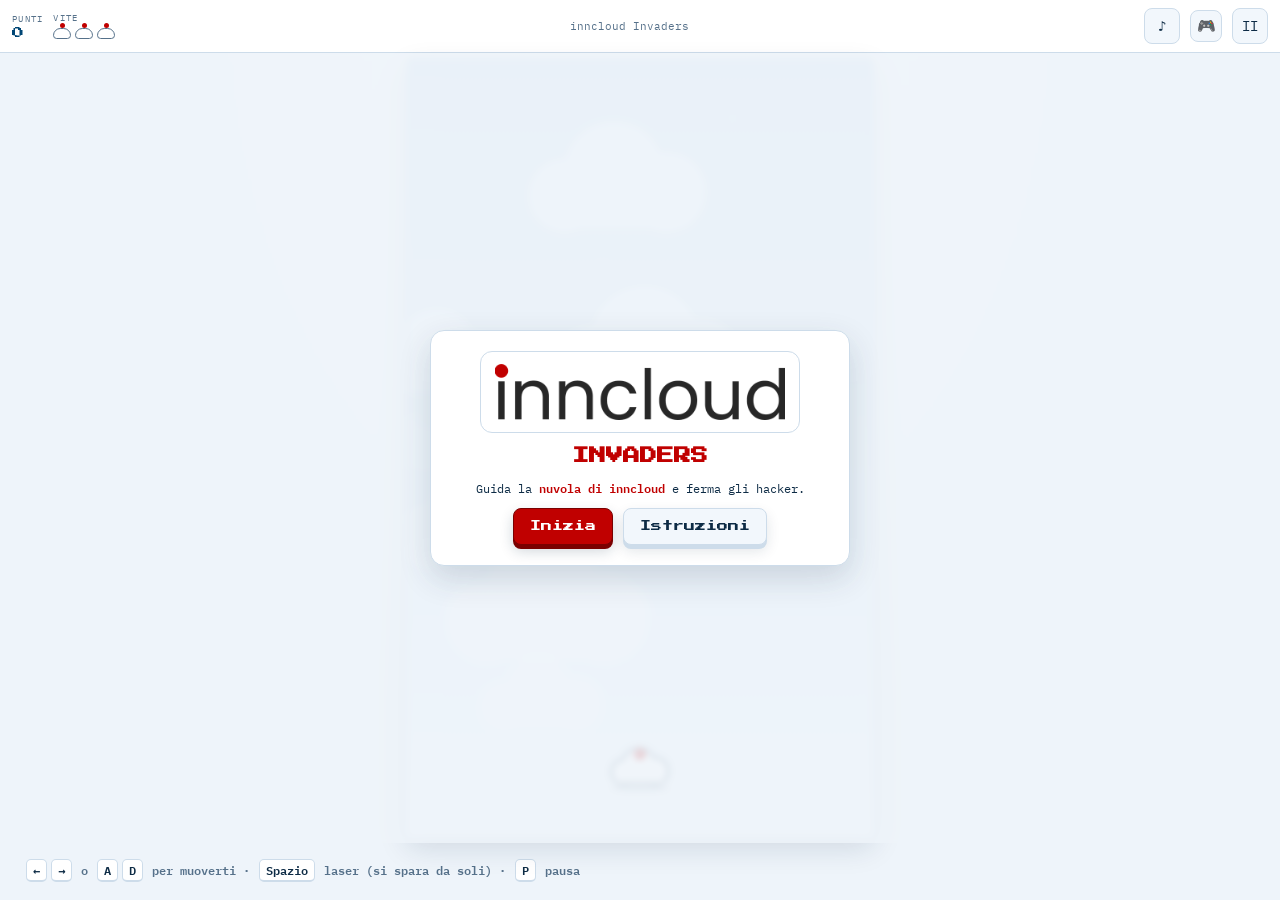
<file: games/inncloud/index.html>
<!doctype html>
<html lang="it">
<head>
<meta charset="utf-8">
<meta name="viewport" content="width=device-width,initial-scale=1,maximum-scale=1,user-scalable=no,viewport-fit=cover">
<title>inncloud Invaders</title>
<meta name="description" content="Arcade anni '80 in 5 livelli: la nuvola di inncloud difende il cloud da bug e hacker.">
<meta name="theme-color" content="#eef4fa">
<meta name="color-scheme" content="light">
<link rel="icon" type="image/png" href="icons/favicon.png">
<link rel="apple-touch-icon" href="icons/apple-touch-icon.png">
<meta name="apple-mobile-web-app-capable" content="yes">
<meta name="mobile-web-app-capable" content="yes">
<meta name="apple-mobile-web-app-status-bar-style" content="default">
<meta name="apple-mobile-web-app-title" content="inncloud">
<style>
@font-face{font-family:'Press Start 2P';font-style:normal;font-weight:400;font-display:swap;src:url(fonts/press-start-2p-latin-400-normal.woff2) format('woff2');}
@font-face{font-family:'IBM Plex Mono';font-style:normal;font-weight:400;font-display:swap;src:url(fonts/ibm-plex-mono-latin-400-normal.woff2) format('woff2');}
@font-face{font-family:'IBM Plex Mono';font-style:normal;font-weight:600;font-display:swap;src:url(fonts/ibm-plex-mono-latin-600-normal.woff2) format('woff2');}
/* Layout: arcade cabinet — score bar on top, pale daytime sky in the middle, drag strip for the cloud ship below */
:root{
  color-scheme:light;
  --ic-ink:#272727;      /* inncloud wordmark grey */
  --ic-red:#c00000;      /* the red dot of the "i" — used for every shot the player fires */
  --ic-red-hi:#ff3b3b;
  --bg:#eef4fa;          /* light theme, shared with the Efuture Games app */
  --panel:#ffffff;
  --panel-2:#f2f7fc;
  --line:#cddcea;
  --text:#0d2b45;
  --dim:#56718a;
  --navy:#004675;
  --orange:#f18c22; --orange-dk:#c56a0c;
  --hack:#13843f;        /* hacker green, only for the attackers (darkened for light bg) */
  --danger:#d93a33;
  --pixel:'Press Start 2P','IBM Plex Mono',ui-monospace,monospace;
  --mono:'IBM Plex Mono',ui-monospace,Consolas,monospace;
  --ct:var(--ic-red); --ct-light:var(--ic-red); --ct-deep:#7a0000; --coin:var(--navy); --sun:#ffffff;
  --tn-light:var(--ic-red);
}
*{box-sizing:border-box}
html,body{height:100%;margin:0;background:var(--bg);color:var(--text);overscroll-behavior:none}
body{font-family:var(--mono);overflow:hidden;-webkit-user-select:none;user-select:none;-webkit-touch-callout:none;touch-action:manipulation}
[hidden]{display:none!important}
#app{height:100%;display:flex;flex-direction:column;background:radial-gradient(ellipse at 50% 0%,#ffffff 0%,var(--bg) 62%)}

#hud{flex:0 0 auto;display:flex;align-items:center;gap:10px;padding:8px 12px;padding-top:calc(8px + env(safe-area-inset-top,0px));border-bottom:1px solid var(--line);background:var(--panel);font-size:12px}
.hud-block{display:flex;flex-direction:column;gap:3px;min-width:0}
.hud-label{font-size:9px;letter-spacing:.14em;text-transform:uppercase;color:var(--dim)}
.hud-val{font-family:var(--pixel);font-size:12px;color:var(--text);font-variant-numeric:tabular-nums}
#score{color:var(--navy)}
#levelName{flex:1;text-align:center;color:var(--dim);font-size:11px;overflow:hidden;text-overflow:ellipsis;white-space:nowrap}
#levelName b{color:var(--ct-light);font-weight:600}
#lives{display:flex;gap:4px;align-items:center;min-height:14px}
.life{width:18px;height:11px;border-radius:8px 8px 4px 4px;background:#ffffff;border:1.5px solid var(--dim);position:relative}.life::after{content:"";position:absolute;left:5.5px;top:-5.5px;width:5px;height:5px;border-radius:50%;background:var(--ic-red)}
.iconbtn{flex:0 0 auto;width:36px;height:36px;border-radius:8px;border:1px solid var(--line);background:var(--panel-2);color:var(--text);font-size:14px;display:flex;align-items:center;justify-content:center;cursor:pointer;font-family:var(--mono)}
.iconbtn:focus-visible,button:focus-visible{outline:2px solid var(--coin);outline-offset:2px}

#main{flex:1 1 auto;min-height:0;display:flex;flex-direction:column}
#stage{position:relative;flex:1 1 auto;min-height:0;display:flex;align-items:center;justify-content:center;touch-action:none;padding:6px}
#game{display:block;border-radius:6px;box-shadow:0 0 0 1px var(--line),0 10px 30px rgba(13,43,69,.14)}

#controls{flex:0 0 auto;padding:6px 12px calc(8px + env(safe-area-inset-bottom,0px));touch-action:none}
#strip{height:74px;border-radius:14px;border:1px dashed var(--line);background:linear-gradient(180deg,#ffffff,rgba(192,0,0,.06));display:flex;align-items:center;justify-content:center;gap:10px;color:var(--dim);font-size:11px;letter-spacing:.06em;text-align:center;padding-inline:12px}
#strip b{color:var(--ct-light)}
#strip .arrow{font-size:18px;color:var(--tn-light)}
/* LASER (v80, prima SPARA): la nuvola spara da sola; il tasto è grigio col lucchetto finché non si elimina
   una fila intera, poi diventa verde e lancia il laser (uno per ogni fila eliminata) */
#controls{display:flex;align-items:center;gap:12px}
#strip{flex:1 1 auto;min-width:0}
#fireBtn{flex:0 0 auto;width:80px;height:80px;border-radius:50%;padding:0;border:1px solid var(--ct-deep);
  background:radial-gradient(circle at 38% 30%,#c9d3dd 0,#9aa8b6 58%,#6d7b89 100%);color:#fff;
  font-family:var(--pixel);font-size:11px;letter-spacing:.02em;cursor:pointer;touch-action:none;-webkit-tap-highlight-color:transparent;
  box-shadow:0 4px 0 var(--ct-deep),0 6px 14px rgba(13,43,69,.22)}
#fireBtn.down{transform:translateY(3px);box-shadow:0 1px 0 var(--ct-deep),0 2px 6px rgba(13,43,69,.2);filter:brightness(1.08)}
#fireBtn small{display:block;margin-top:4px;font-size:8px;letter-spacing:.04em}
#fireBtn.ready{border-color:#1f6b3d;background:radial-gradient(circle at 38% 30%,#8af0ae 0,#2fae5f 58%,#1a6b3a 100%);
  box-shadow:0 4px 0 #1f6b3d,0 0 0 4px rgba(79,212,127,.35),0 6px 14px rgba(13,43,69,.22);animation:laserPulse 1.1s ease-in-out infinite}
@keyframes laserPulse{50%{box-shadow:0 4px 0 #1f6b3d,0 0 0 9px rgba(79,212,127,.15),0 6px 14px rgba(13,43,69,.22)}}
@media (orientation:landscape) and (max-height:560px){
  #main{flex-direction:row}
  /* la fascia va a sinistra del campo, SPARA a destra (mai sopra al gioco) */
  #controls{display:contents}
  #strip{order:-1;flex:0 0 auto;height:auto;width:120px;flex-direction:column;margin:8px 8px 8px calc(12px + env(safe-area-inset-left,0px))}
  #fireBtn{order:1;align-self:center;width:88px;height:88px;font-size:12px;margin:0 calc(14px + env(safe-area-inset-right,0px)) 0 8px}
}
/* in verticale (scocca Game Boy) SPARA prende il posto del tasto A: più grande e rosso */
@media (orientation:portrait){
  html[data-gb=strip] .gb-ab #fireBtn.gb-a{width:76px;height:76px;margin:0;font-size:11px;color:#fff;border:1px solid #7a0000;
    background:radial-gradient(circle at 38% 30%,#c9d3dd 0,#9aa8b6 58%,#6d7b89 100%);box-shadow:0 4px 0 #56636f,0 6px 10px rgba(30,40,50,.28);border-color:#56636f;touch-action:none}
  html[data-gb=strip] .gb-ab #fireBtn.gb-a.ready{border-color:#1f6b3d;background:radial-gradient(circle at 38% 30%,#8af0ae 0,#2fae5f 58%,#1a6b3a 100%);
    box-shadow:0 4px 0 #1f6b3d,0 0 0 4px rgba(79,212,127,.35),0 6px 10px rgba(30,40,50,.28);animation:laserPulse 1.1s ease-in-out infinite}
  html[data-gb=strip] .gb-ab #fireBtn.gb-a.down{transform:translateY(3px);box-shadow:0 1px 0 #7a0000}
  html[data-gb=strip] .gb-ab #soundBtn.gb-b{margin-top:-30px}
  html[data-gb=strip] #controls .gb-ab::before{left:-6px;top:22px;width:160px;height:72px;border-radius:36px}
  html[data-gb=strip] #strip .fire-hint{display:none}
}
.logo-badge{background:#ffffff;border:1px solid var(--line);border-radius:12px;padding:12px 14px;margin:0 auto;width:min(100%,320px)}
.logo-badge img{width:100%;display:block}
.overlay{position:absolute;inset:0;display:flex;align-items:center;justify-content:center;padding:16px;background:rgba(238,244,250,.86);backdrop-filter:blur(3px);z-index:10;overflow-y:auto;text-align:center}
.card{width:100%;max-width:420px;margin:auto;background:var(--panel);border:1px solid var(--line);border-radius:14px;padding:20px 18px;box-shadow:0 12px 32px rgba(13,43,69,.16);display:flex;flex-direction:column;gap:12px}
.card h1,.card h2{font-family:var(--pixel);margin:0;line-height:1.5;text-wrap:balance}
.card h1{font-size:17px;color:var(--ct-light)}
.card h2{font-size:12px;color:var(--coin)}
.card p{margin:0;font-size:13px;line-height:1.6}
.dim{color:var(--dim);font-size:11.5px}
.logo{width:min(78%,300px);margin:4px auto 0;display:block}
.kicker{font-size:10px;letter-spacing:.14em;text-transform:uppercase;color:var(--dim)}
.tag{align-self:center;font-size:10px;letter-spacing:.06em;padding:3px 9px;border-radius:20px;background:var(--ct);color:#fff}
.tag.gold{background:var(--navy);color:#fff}
.tag.red{background:var(--danger);color:#fff}
.howto{background:var(--panel-2);border:1px solid var(--line);border-radius:10px;padding:12px 14px;text-align:left;font-size:12.5px;line-height:1.6;display:flex;flex-direction:column;gap:8px}
.legend{display:grid;grid-template-columns:auto 1fr;gap:6px 10px;align-items:center}
.legend canvas{width:26px;height:26px}
.btnrow{display:flex;gap:10px;flex-wrap:wrap;justify-content:center}
button.btn{font-family:var(--pixel);font-size:11px;padding:12px 16px;border-radius:8px;border:1px solid var(--ct-deep);background:var(--ic-red);color:#fff;cursor:pointer;box-shadow:0 4px 0 var(--ct-deep),0 6px 14px rgba(13,43,69,.2)}
button.btn:active{box-shadow:0 1px 0 var(--ct-deep);transform:translateY(3px)}
button.btn.alt{background:var(--panel-2);border-color:var(--line);color:var(--text);box-shadow:0 4px 0 var(--line),0 6px 14px rgba(13,43,69,.12)}
button.btn.go{background:var(--orange);border-color:#b8610b;color:#1d0f00;box-shadow:0 4px 0 #a9570a,0 6px 14px rgba(13,43,69,.18)}   /* fine livello: andare avanti è sempre arancione */
.stats{display:grid;grid-template-columns:1fr auto;gap:4px 12px;text-align:left;font-size:12px}
.stats b{font-family:var(--pixel);font-size:11px;color:var(--navy);text-align:right}
.hint{font-size:10.5px;color:var(--dim)}
.hint b{color:var(--coin)}
@media (prefers-reduced-motion:reduce){button.btn:active{transform:none}}

/* title screen: compact explanation */
#ov-title .card{gap:10px}
#ov-title .card > p{font-size:12px;line-height:1.5}
#ov-title .howto{font-size:11px;line-height:1.5;padding:9px 12px;gap:6px}
#ov-title .legend{gap:5px 9px}
#ov-title .legend canvas{width:20px;height:20px}
#ov-title .dim{font-size:10px}
#howBox:not([hidden]){display:flex;flex-direction:column;gap:10px}
</style>
<link rel="stylesheet" href="../gameboy.css">
</head>
<body>
<div id="app">
  <div id="hud">
    <div class="hud-block"><span class="hud-label">Punti</span><span class="hud-val" id="score">0</span></div>
    <div class="hud-block"><span class="hud-label">Vite</span><div id="lives"></div></div>
    <div id="levelName">inncloud Invaders</div>
    <button class="iconbtn" id="soundBtn" title="Audio" aria-label="Audio on/off">♪</button>
    <button class="iconbtn" id="pauseBtn" title="Pausa" aria-label="Pausa">II</button>
  </div>

  <div id="main">
    <div id="stage">
      <canvas id="game"></canvas>

      <div class="overlay" id="ov-title">
        <div class="card">
          <div class="logo-badge"><img id="logoImg" src="img/inncloud-logo.png" alt="inncloud"></div>
          <h1>INVADERS</h1>
          <p>Guida la <b style="color:var(--ic-red)">nuvola di inncloud</b> e ferma gli hacker.</p>
          <p class="dim" id="bestLine" hidden>Record: <b id="bestVal" style="color:var(--navy)"></b></p>
          <div class="btnrow">
            <button class="btn" id="btnStart">Inizia</button>
            <button class="btn alt" id="btnContinue" hidden>Continua · Liv. <span id="continueLvl"></span></button>
            <button class="btn alt" id="btnHow" type="button" aria-expanded="false" aria-controls="howBox">Istruzioni</button>
          </div>
          <div id="howBox" hidden>
            <div class="howto">
              <div class="legend">
                <canvas id="lgShot" width="44" height="44"></canvas><span>La nuvola spara da sola: trascina per muoverti. Elimina una <b>fila intera</b> e si sblocca il <b style="color:#2fae5f">LASER</b>.</span>
                <canvas id="lgBug" width="44" height="44"></canvas><span>Abbatti tutti, schiva i <b style="color:var(--hack)">codici verdi</b>.</span>
                <canvas id="lgWall" width="44" height="44"></canvas><span>Riparati dietro le <b>nuvolette</b>.</span>
              </div>
              <span class="dim">5 livelli, boss finale.</span>
            </div>
            <div class="hint">Trascina o <b>frecce</b> · <b>Spazio</b> laser · <b>P</b>&nbsp;pausa</div>
          </div>
        </div>
      </div>

      <div class="overlay" id="ov-level" hidden>
        <div class="card">
          <span class="tag" id="lvTag">Livello 1/5</span>
          <h2 id="lvName">Login sospetto</h2>
          <p id="lvText"></p>
          <div class="btnrow"><button class="btn" id="btnGo">Via!</button></div>
        </div>
      </div>

      <div class="overlay" id="ov-clear" hidden>
        <div class="card">
          <span class="tag gold">Attacco respinto</span>
          <h2 id="clearTitle">Livello completato!</h2>
          <div class="stats">
            <span>Punti</span><b id="clearScore">0</b>
            <span>Attaccanti</span><b id="clearBugs">0</b>
            <span>Tempo</span><b id="clearTime">0:00</b>
          </div>
          <div class="btnrow"><button class="btn go" id="btnNext">Prossimo livello</button></div>
        </div>
      </div>

      <div class="overlay" id="ov-over" hidden>
        <div class="card">
          <span class="tag red">Cloud violato</span>
          <h1>GAME OVER</h1>
          <p>Difese bucate.</p>
          <div class="stats"><span>Punti</span><b id="overScore">0</b><span>Livello</span><b id="overLvl">1</b></div>
          <div class="btnrow">
            <button class="btn" id="btnRetry">Riprova livello</button>
            <button class="btn alt" id="btnMenu">Menu</button>
          </div>
        </div>
      </div>

      <div class="overlay" id="ov-win" hidden>
        <div class="card">
          <span class="tag gold">Missione compiuta</span>
          <h1>CLOUD AL SICURO</h1>
          <p>Ransomware sconfitto: dati al sicuro.</p>
          <div class="stats"><span>Punteggio finale</span><b id="winScore">0</b><span>Record</span><b id="winBest">0</b></div>
          <p class="dim" id="winRecord" style="color:var(--coin)"></p>
          <div class="btnrow"><button class="btn" id="btnAgain">Gioca ancora</button></div>
        </div>
      </div>

      <div class="overlay" id="ov-pause" hidden>
        <div class="card">
          <h1>PAUSA</h1>
          <div class="btnrow">
            <button class="btn" id="btnResume">Riprendi</button>
            <button class="btn alt" id="btnPauseMenu">Menu</button>
          </div>
        </div>
      </div>
    </div>

    <div id="controls">
      <div id="strip"><span class="arrow">◀</span><span>Trascina per <b>muoverti</b><span class="fire-hint"> · <b>LASER</b> quando è verde</span></span><span class="arrow">▶</span></div>
      <button id="fireBtn" type="button" aria-label="Laser: elimina una fila intera per sbloccarlo">🔒<small>LASER</small></button>
    </div>
  </div>
</div>
<script src="../gameboy.js" data-game="strip" data-a="fireBtn" data-b="soundBtn" data-select="btnHow" data-pause="pauseBtn" data-paused="ov-pause" data-primary=".overlay button.btn:not(.alt)"></script>
<script>
/* Efuture Games: send scores to the hub that hosts this game */
window.efgReport = function(game, score, level, won){
  try { if (window.parent && window.parent !== window) window.parent.postMessage({type:'efg-score', game:game, score:score, level:level, won:!!won}, '*'); } catch(e){}
};
</script>
<script src="game.js"></script>
<script>
// Istruzioni: nascoste finché il giocatore non le chiede
(function(){
  var b = document.getElementById('btnHow'), box = document.getElementById('howBox');
  if (!b || !box) return;
  b.addEventListener('click', function(){
    box.hidden = !box.hidden;
    b.setAttribute('aria-expanded', String(!box.hidden));
    b.textContent = box.hidden ? 'Istruzioni' : 'Nascondi istruzioni';
    if (!box.hidden) box.scrollIntoView({ block:'nearest', behavior:'smooth' });
  });
})();
</script>
</body>
</html>
</file>
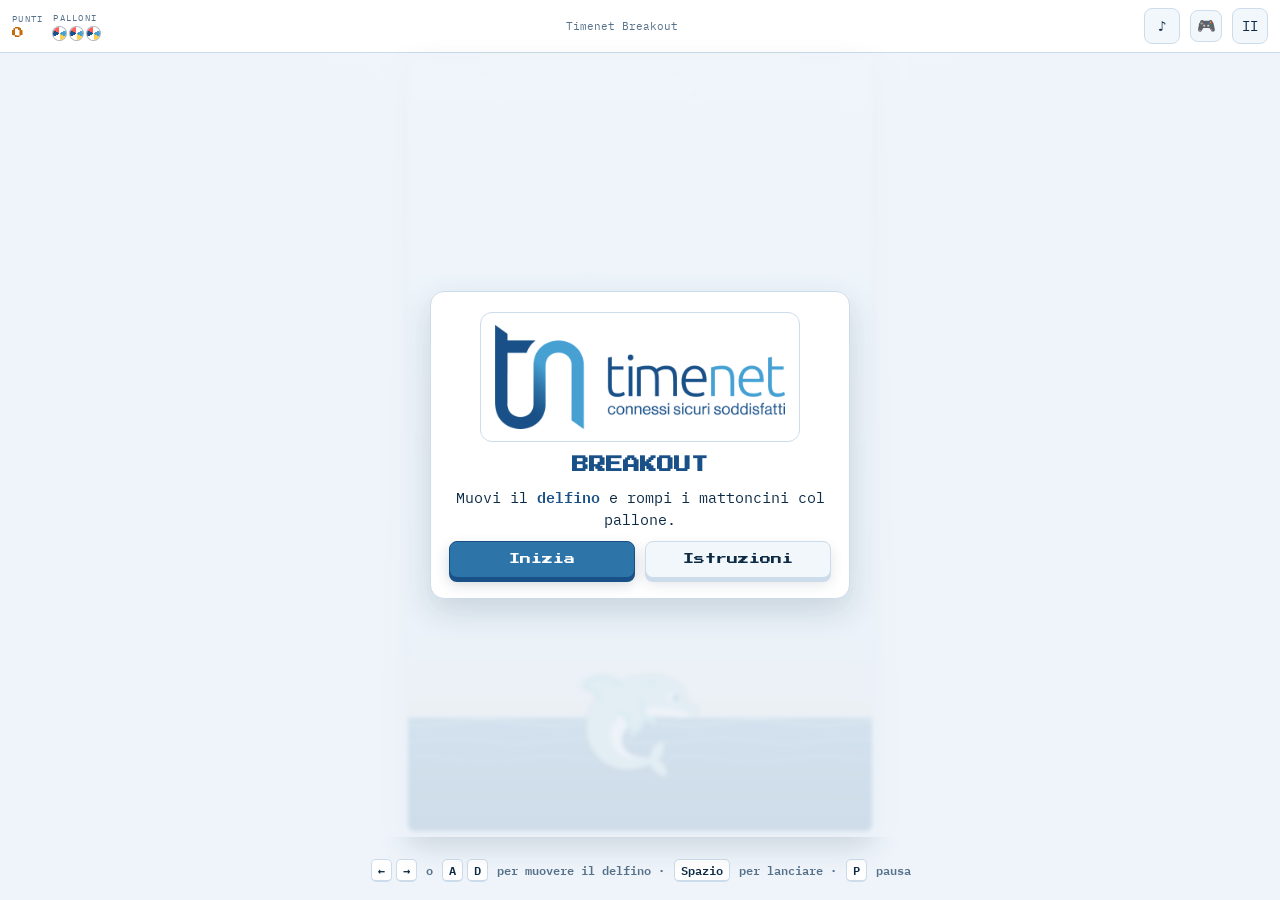
<file: games/timenet/index.html>
<!doctype html>
<html lang="it">
<head>
<meta charset="utf-8">
<meta name="viewport" content="width=device-width,initial-scale=1,maximum-scale=1,user-scalable=no,viewport-fit=cover">
<title>Timenet Breakout</title>
<meta name="description" content="Breakout in 5 livelli con il delfino di Timenet.">
<meta name="theme-color" content="#eef4fa">
<meta name="color-scheme" content="light">
<link rel="icon" type="image/png" href="icons/favicon.png">
<link rel="apple-touch-icon" href="icons/apple-touch-icon.png">
<meta name="apple-mobile-web-app-capable" content="yes">
<meta name="mobile-web-app-capable" content="yes">
<meta name="apple-mobile-web-app-status-bar-style" content="default">
<meta name="apple-mobile-web-app-title" content="Timenet">
<style>
@font-face{font-family:'Press Start 2P';font-style:normal;font-weight:400;font-display:swap;src:url(fonts/press-start-2p-latin-400-normal.woff2) format('woff2');}
@font-face{font-family:'IBM Plex Mono';font-style:normal;font-weight:400;font-display:swap;src:url(fonts/ibm-plex-mono-latin-400-normal.woff2) format('woff2');}
@font-face{font-family:'IBM Plex Mono';font-style:normal;font-weight:600;font-display:swap;src:url(fonts/ibm-plex-mono-latin-600-normal.woff2) format('woff2');}
/* Layout: arcade cabinet — score bar on top, sea field centered, drag strip for the dolphin below */
:root{
  color-scheme:light;
  --tn-dark:#195087;     /* Timenet dark blue, from the logo */
  --tn-light:#46a0d2;    /* Timenet light blue */
  --tn-mid:#2d74a8;      /* the gradient between the two */
  --bg:#eef4fa;          /* light theme, as the main app */
  --panel:#ffffff;
  --panel-2:#f2f7fc;
  --line:#cddcea;
  --text:#0d2b45;
  --dim:#56718a;
  --navy:#004675;        /* Efuture navy */
  --orange:#f18c22;      /* Efuture orange */
  --sun:#c56a0c;         /* points and highlights: dark orange, readable on light */
  --danger:#d8423b;
  --pixel:'Press Start 2P','IBM Plex Mono',ui-monospace,monospace;
  --mono:'IBM Plex Mono',ui-monospace,Consolas,monospace;
  /* aliases kept from the shared cabinet */
  --ct:var(--tn-mid); --ct-light:var(--tn-dark); --ct-deep:var(--tn-dark); --coin:var(--sun);
}
*{box-sizing:border-box}
html,body{height:100%;margin:0;background:var(--bg);color:var(--text);overscroll-behavior:none}
body{font-family:var(--mono);overflow:hidden;-webkit-user-select:none;user-select:none;-webkit-touch-callout:none;touch-action:manipulation}
[hidden]{display:none!important}
#app{height:100%;display:flex;flex-direction:column;background:radial-gradient(ellipse at 50% 0%,#ffffff 0%,var(--bg) 62%)}

#hud{flex:0 0 auto;display:flex;align-items:center;gap:10px;padding:8px 12px;padding-top:calc(8px + env(safe-area-inset-top,0px));border-bottom:1px solid var(--line);background:var(--panel);font-size:12px}
.hud-block{display:flex;flex-direction:column;gap:3px;min-width:0}
.hud-label{font-size:9px;letter-spacing:.14em;text-transform:uppercase;color:var(--dim)}
.hud-val{font-family:var(--pixel);font-size:12px;color:var(--text);font-variant-numeric:tabular-nums}
#score{color:var(--coin)}
#levelName{flex:1;text-align:center;color:var(--dim);font-size:11px;overflow:hidden;text-overflow:ellipsis;white-space:nowrap}
#levelName b{color:var(--ct-light);font-weight:600}
#lives{display:flex;gap:4px;align-items:center;min-height:14px}
.life{width:13px;height:13px;border-radius:50%;background:conic-gradient(#fff 0 60deg,#46a0d2 0 120deg,#ffcf4a 0 180deg,#fff 0 240deg,#195087 0 300deg,#ff5d56 0 360deg);box-shadow:0 0 0 1px rgba(13,43,69,.35)}
.iconbtn{flex:0 0 auto;width:36px;height:36px;border-radius:8px;border:1px solid var(--line);background:var(--panel-2);color:var(--text);font-size:14px;display:flex;align-items:center;justify-content:center;cursor:pointer;font-family:var(--mono)}
.iconbtn:focus-visible,button:focus-visible{outline:2px solid var(--coin);outline-offset:2px}

#main{flex:1 1 auto;min-height:0;display:flex;flex-direction:column}
#stage{position:relative;flex:1 1 auto;min-height:0;display:flex;align-items:center;justify-content:center;touch-action:none;padding:6px}
#game{display:block;border-radius:6px;box-shadow:0 0 0 1px var(--line),0 12px 32px rgba(13,43,69,.18)}

#controls{flex:0 0 auto;padding:12px 12px calc(8px + env(safe-area-inset-bottom,0px));touch-action:none}
#strip{height:74px;border-radius:14px;border:1px dashed #9fbdd6;background:linear-gradient(180deg,#ffffff,#e3eff8);display:flex;align-items:center;justify-content:center;gap:10px;color:var(--dim);font-size:11px;letter-spacing:.06em;text-align:center;padding-inline:12px}
#strip b{color:var(--ct-light)}
#strip .arrow{font-size:18px;color:var(--tn-light)}
@media (orientation:landscape) and (max-height:560px){
  #main{flex-direction:row}
  #controls{order:-1;display:flex;padding:8px 8px 8px calc(12px + env(safe-area-inset-left,0px))}
  #strip{height:auto;width:120px;flex-direction:column}
}
.logo-badge{background:#ffffff;border:1px solid var(--line);border-radius:12px;padding:12px 14px;margin:0 auto;width:min(100%,320px)}
.logo-badge img{width:100%;display:block}
.overlay{position:absolute;inset:0;display:flex;align-items:center;justify-content:center;padding:16px;background:rgba(238,244,250,.86);backdrop-filter:blur(2px);z-index:10;overflow-y:auto;text-align:center}
.card{width:100%;max-width:420px;margin:auto;background:var(--panel);border:1px solid var(--line);border-radius:14px;padding:20px 18px;box-shadow:0 12px 32px rgba(13,43,69,.16);display:flex;flex-direction:column;gap:12px}
.card h1,.card h2{font-family:var(--pixel);margin:0;line-height:1.5;text-wrap:balance}
.card h1{font-size:17px;color:var(--ct-light)}
.card h2{font-size:12px;color:var(--coin)}
.card p{margin:0;font-size:13px;line-height:1.6}
.dim{color:var(--dim);font-size:11.5px}
.logo{width:min(78%,300px);margin:4px auto 0;display:block}
.kicker{font-size:10px;letter-spacing:.14em;text-transform:uppercase;color:var(--dim)}
.tag{align-self:center;font-size:10px;letter-spacing:.06em;padding:3px 9px;border-radius:20px;background:var(--ct);color:#fff}
.tag.gold{background:var(--orange);color:#ffffff}
.tag.red{background:var(--danger);color:#ffffff}
.howto{background:var(--panel-2);border:1px solid var(--line);border-radius:10px;padding:12px 14px;text-align:left;font-size:12.5px;line-height:1.6;display:flex;flex-direction:column;gap:8px}
.legend{display:grid;grid-template-columns:auto 1fr;gap:6px 10px;align-items:center}
.legend canvas{width:26px;height:26px}
.btnrow{display:flex;gap:10px;flex-wrap:wrap;justify-content:center}
button.btn{font-family:var(--pixel);font-size:11px;padding:12px 16px;border-radius:8px;border:1px solid var(--ct-deep);background:var(--ct);color:#fff;cursor:pointer;box-shadow:0 4px 0 var(--ct-deep),0 6px 14px rgba(13,43,69,.2)}
button.btn:active{box-shadow:0 1px 0 var(--ct-deep);transform:translateY(3px)}
button.btn.alt{background:var(--panel-2);border-color:var(--line);color:var(--text);box-shadow:0 4px 0 var(--line),0 6px 14px rgba(13,43,69,.12)}
button.btn.go{background:var(--orange);border-color:#b8610b;color:#1d0f00;box-shadow:0 4px 0 #a9570a,0 6px 14px rgba(13,43,69,.18)}   /* fine livello: andare avanti è sempre arancione */
.stats{display:grid;grid-template-columns:1fr auto;gap:4px 12px;text-align:left;font-size:12px}
.stats b{font-family:var(--pixel);font-size:11px;color:var(--coin);text-align:right}
.hint{font-size:10.5px;color:var(--dim)}
.hint b{color:var(--coin)}
@media (prefers-reduced-motion:reduce){button.btn:active{transform:none}}

/* title screen: compact explanation */
#ov-title .card{gap:10px}
#ov-title .card > p{font-size:14.5px;line-height:1.5}
#ov-title .card > p.dim{font-size:11px}
#ov-title .btnrow .btn{flex:1 1 0;min-width:0}   /* Inizia e Istruzioni larghi uguali */
@media (orientation:landscape) and (max-height:560px){#ov-title .card > p{font-size:13px;line-height:1.4}}
/* telefoni stretti: i pulsanti della schermata iniziale uno sotto l'altro, senza testo tagliato */
@media (max-width:380px){
  #ov-title .btnrow{flex-direction:column}
  #ov-title .btnrow .btn{flex:none;width:100%}
}
/* telefono in orizzontale: logo e spazi più piccoli, la scheda entra in altezza */
@media (orientation:landscape) and (max-height:560px){
  .overlay{padding:8px}
  #ov-title .card{padding:10px 14px;gap:6px;max-height:calc(100dvh - 16px)}
  #ov-title .logo-badge{padding:6px 10px;width:min(100%,200px)}
  #ov-title .logo{width:min(60%,180px)}
  #ov-title .btn{padding:9px 10px;font-size:10px}
}
#ov-title .howto{font-size:11px;line-height:1.5;padding:9px 12px;gap:6px}
#ov-title .legend{gap:5px 9px}
#ov-title .legend canvas{width:20px;height:20px}
#ov-title .dim{font-size:10px}
#howBox:not([hidden]){display:flex;flex-direction:column;gap:10px}
</style>
<link rel="stylesheet" href="../gameboy.css">
</head>
<body>
<div id="app">
  <div id="hud">
    <div class="hud-block"><span class="hud-label">Punti</span><span class="hud-val" id="score">0</span></div>
    <div class="hud-block"><span class="hud-label">Palloni</span><div id="lives"></div></div>
    <div id="levelName">Timenet Breakout</div>
    <button class="iconbtn" id="soundBtn" title="Audio" aria-label="Audio on/off">♪</button>
    <button class="iconbtn" id="pauseBtn" title="Pausa" aria-label="Pausa">II</button>
  </div>

  <div id="main">
    <div id="stage">
      <canvas id="game"></canvas>

      <div class="overlay" id="ov-title">
        <div class="card">
          <div class="logo-badge"><img id="logoImg" src="img/timenet-logo.png" alt="Timenet"></div>
          <h1>BREAKOUT</h1>
          <p>Muovi il <b style="color:var(--ct-light)">delfino</b> e rompi i mattoncini col pallone.</p>
          <p class="dim" id="bestLine" hidden>Record: <b id="bestVal" style="color:var(--sun)"></b></p>
          <div class="btnrow">
            <button class="btn" id="btnStart">Inizia</button>
            <button class="btn alt" id="btnContinue" hidden>Continua · Liv. <span id="continueLvl"></span></button>
            <button class="btn alt" id="btnHow" type="button" aria-expanded="false" aria-controls="howBox">Istruzioni</button>
          </div>
          <div id="howBox" hidden>
            <div class="howto">
              <div class="legend">
                <canvas id="lgBrick" width="44" height="44"></canvas><span>Rompi i <b style="color:var(--ct-light)">mattoncini</b>: alcuni reggono più colpi.</span>
                <canvas id="lgBall" width="44" height="44"></canvas><span>Non far cadere il <b style="color:var(--sun)">pallone</b> in acqua.</span>
                <canvas id="lgPow" width="44" height="44"></canvas><span>Capsule: <b>C</b> 3 palloni · <b>S</b> rete · <b>✓</b> delfino grande · <b>T</b> pallone grande.</span>
              </div>
              <span class="dim">5 livelli, dalle 08:00 alle 18:00.</span>
            </div>
            <div class="hint">Trascina o <b>frecce</b> · <b>spazio</b> lancia · <b>P</b> pausa</div>
          </div>
        </div>
      </div>

      <div class="overlay" id="ov-level" hidden>
        <div class="card">
          <span class="tag" id="lvTag">08:00 · Livello 1/5</span>
          <h2 id="lvName">Apertura</h2>
          <p id="lvText"></p>
          <div class="btnrow"><button class="btn" id="btnGo">Via!</button></div>
        </div>
      </div>

      <div class="overlay" id="ov-clear" hidden>
        <div class="card">
          <h2 id="clearTitle">Livello completato!</h2>
          <div class="stats">
            <span>Punti</span><b id="clearScore">0</b>
            <span>Mattoncini</span><b id="clearBugs">0</b>
            <span>Tempo</span><b id="clearTime">0:00</b>
          </div>
          <div class="btnrow"><button class="btn go" id="btnNext">Prossimo livello</button></div>
        </div>
      </div>

      <div class="overlay" id="ov-over" hidden>
        <div class="card">
          <span class="tag red">Pallone in acqua</span>
          <h1>GAME OVER</h1>
          <p>Palloni finiti. Riprova!</p>
          <div class="stats"><span>Punti</span><b id="overScore">0</b><span>Livello</span><b id="overLvl">1</b></div>
          <div class="btnrow">
            <button class="btn" id="btnRetry">Riprova livello</button>
            <button class="btn alt" id="btnMenu">Menu</button>
          </div>
        </div>
      </div>

      <div class="overlay" id="ov-win" hidden>
        <div class="card">
          <span class="tag gold">Missione compiuta</span>
          <h1>GIORNATA CHIUSA</h1>
          <p>Tutti i mattoncini rotti. Connessi, sicuri, soddisfatti.</p>
          <div class="stats"><span>Punteggio finale</span><b id="winScore">0</b><span>Record</span><b id="winBest">0</b></div>
          <p class="dim" id="winRecord" style="color:var(--coin)"></p>
          <div class="btnrow"><button class="btn" id="btnAgain">Gioca ancora</button></div>
        </div>
      </div>

      <div class="overlay" id="ov-pause" hidden>
        <div class="card">
          <h1>PAUSA</h1>
          <div class="btnrow">
            <button class="btn" id="btnResume">Riprendi</button>
            <button class="btn alt" id="btnPauseMenu">Menu</button>
          </div>
        </div>
      </div>
    </div>

    <div id="controls">
      <div id="strip"><span class="arrow">◀</span><span><b>Trascina</b> il delfino<br>tocca per lanciare</span><span class="arrow">▶</span></div>
    </div>
  </div>
</div>
<script src="../gameboy.js" data-game="strip" data-a="pauseBtn" data-b="soundBtn" data-select="btnHow" data-pause="pauseBtn" data-paused="ov-pause" data-primary=".overlay button.btn:not(.alt)"></script>
<script>
/* Efuture Games: send scores to the hub that hosts this game */
window.efgReport = function(game, score, level, won){
  try { if (window.parent && window.parent !== window) window.parent.postMessage({type:'efg-score', game:game, score:score, level:level, won:!!won}, '*'); } catch(e){}
};
</script>
<script src="game.js"></script>
<script>
// Istruzioni: nascoste finché il giocatore non le chiede
(function(){
  var b = document.getElementById('btnHow'), box = document.getElementById('howBox');
  if (!b || !box) return;
  b.addEventListener('click', function(){
    box.hidden = !box.hidden;
    b.setAttribute('aria-expanded', String(!box.hidden));
    b.textContent = box.hidden ? 'Istruzioni' : 'Nascondi istruzioni';
    if (!box.hidden) box.scrollIntoView({ block:'nearest', behavior:'smooth' });
  });
})();
</script>
</body>
</html>
</file>
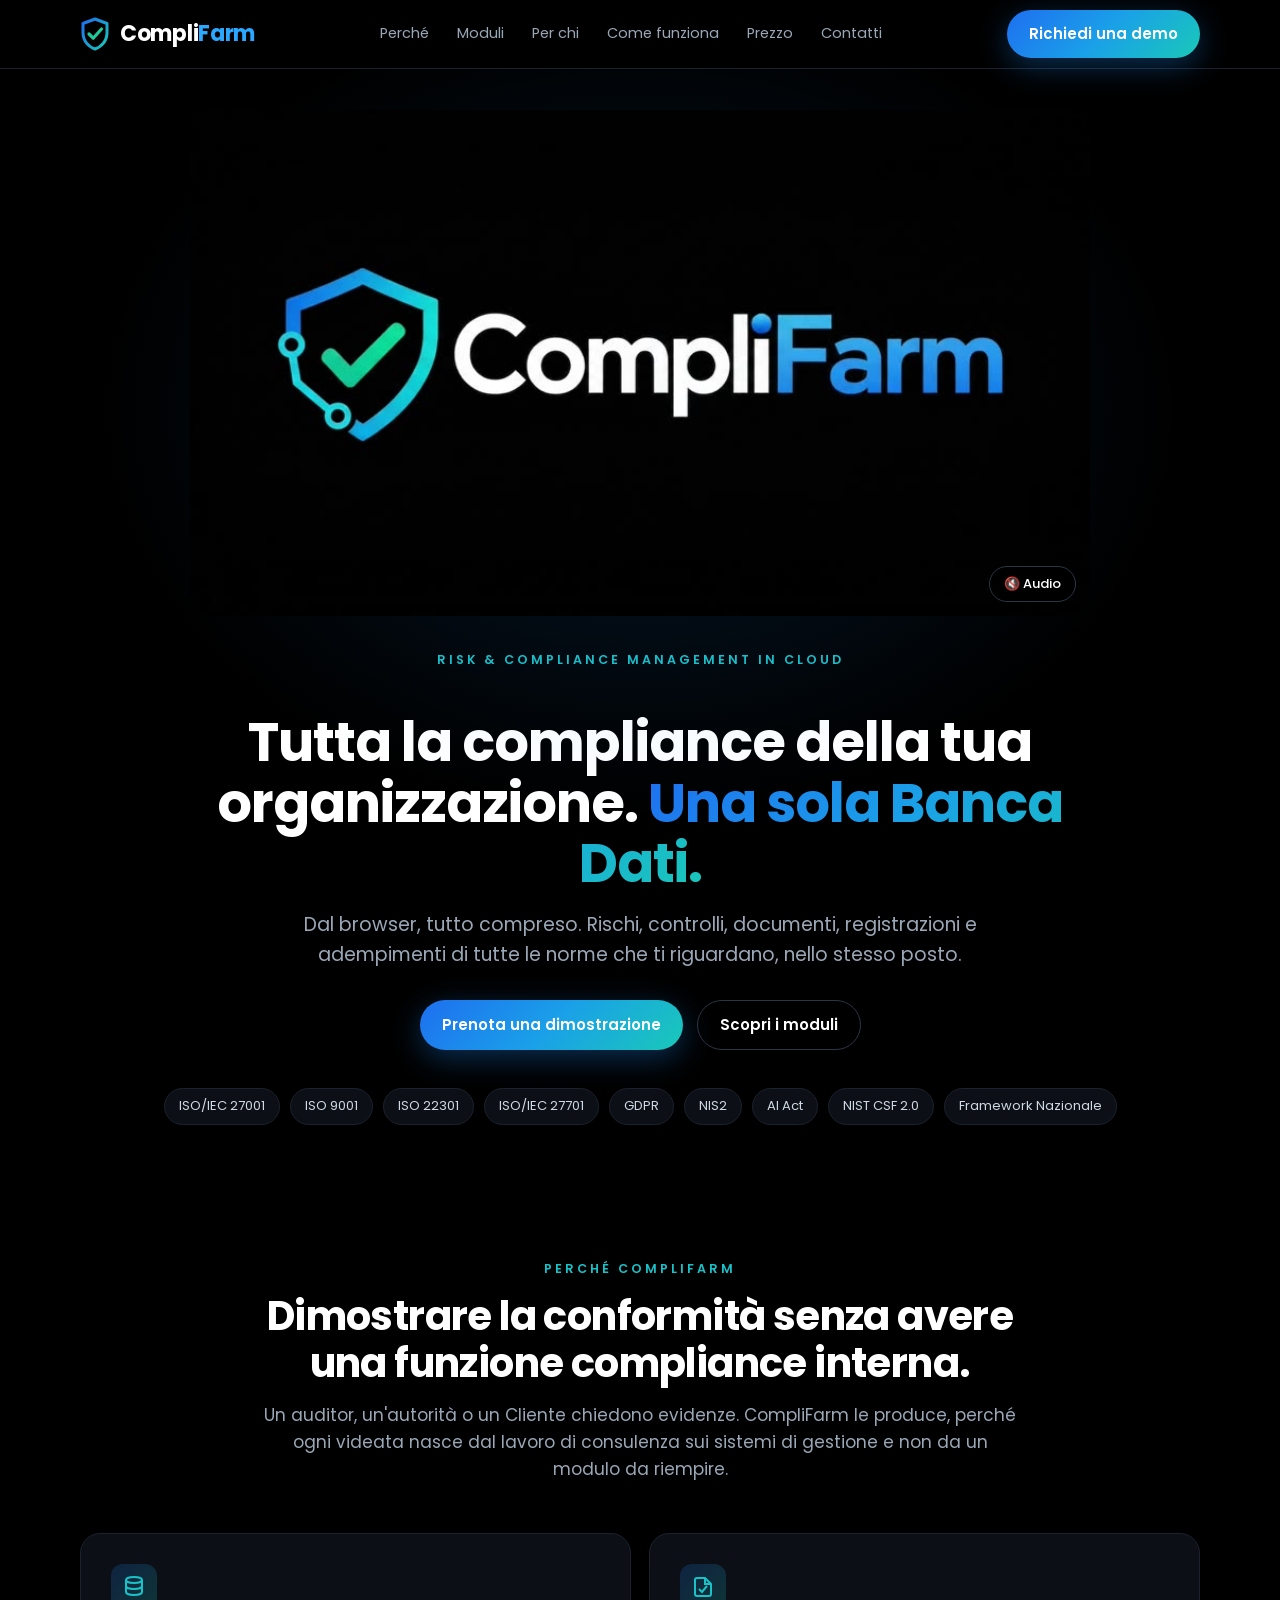
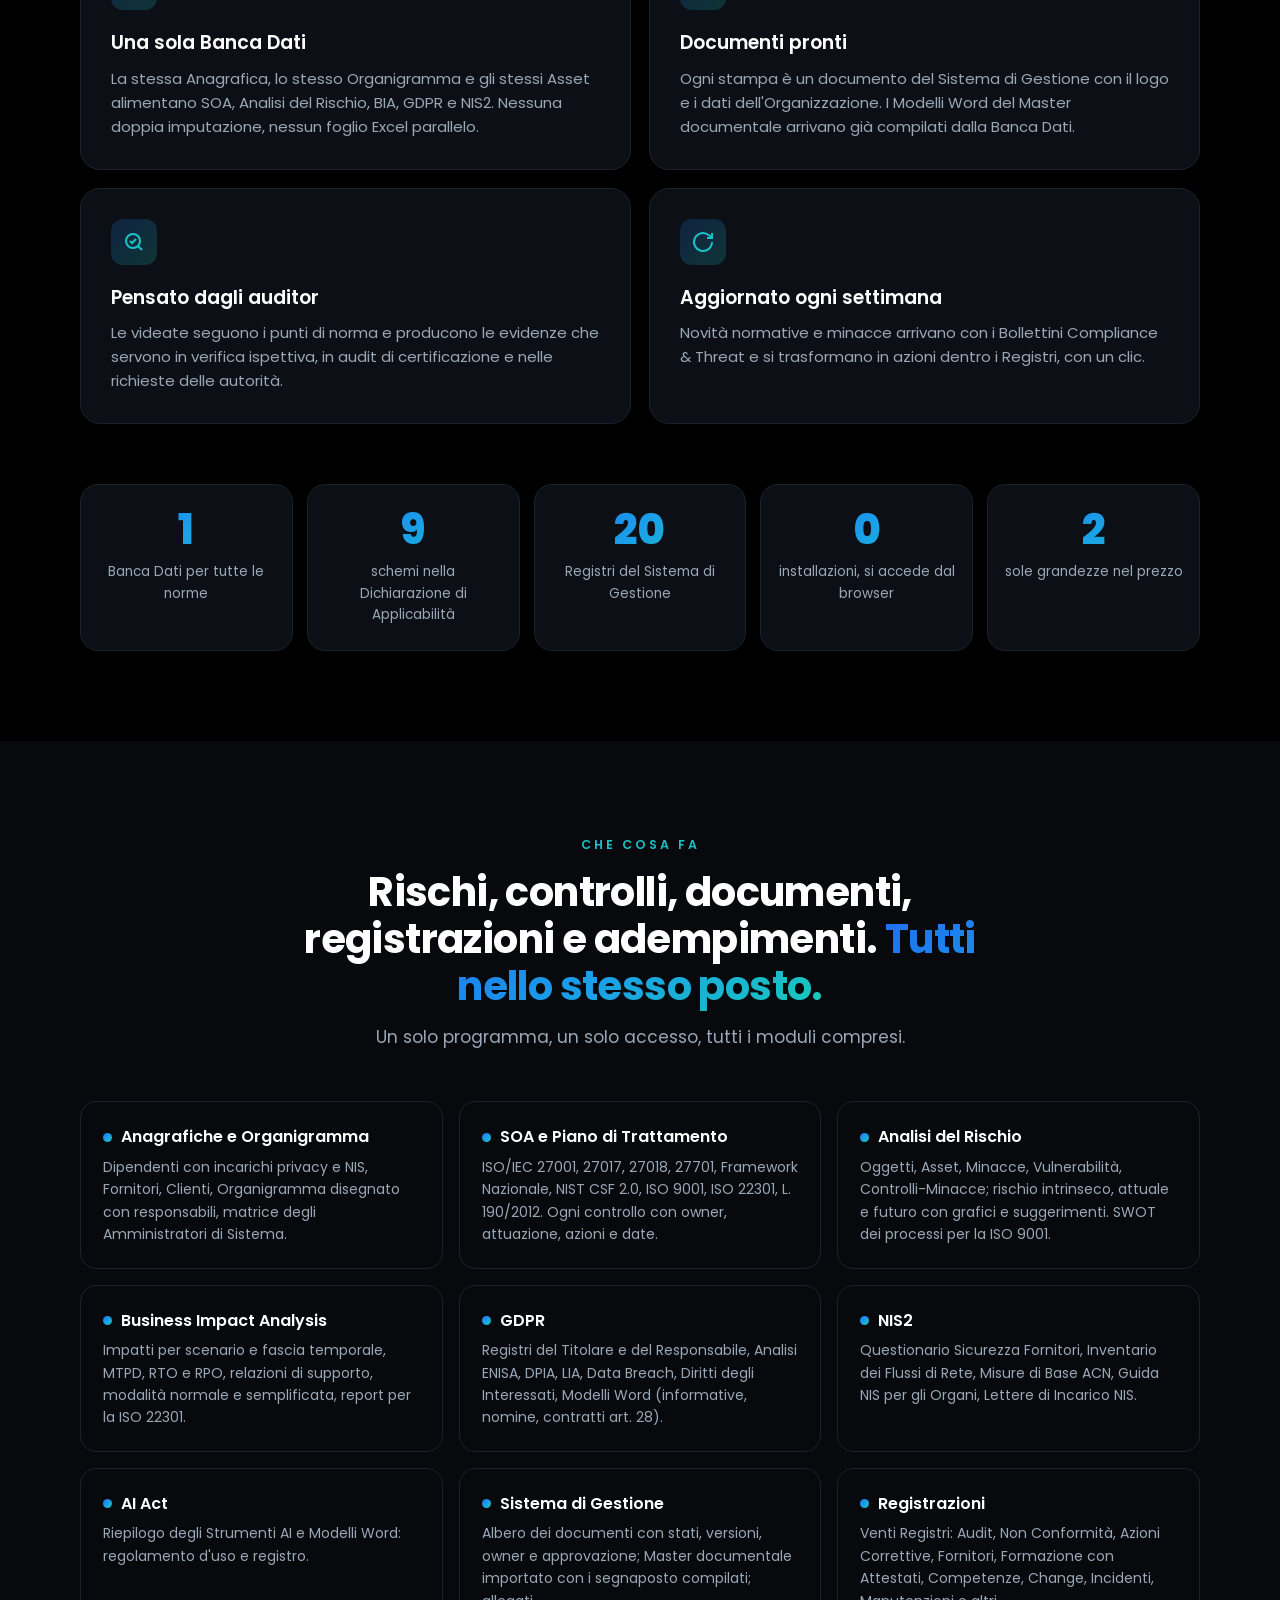
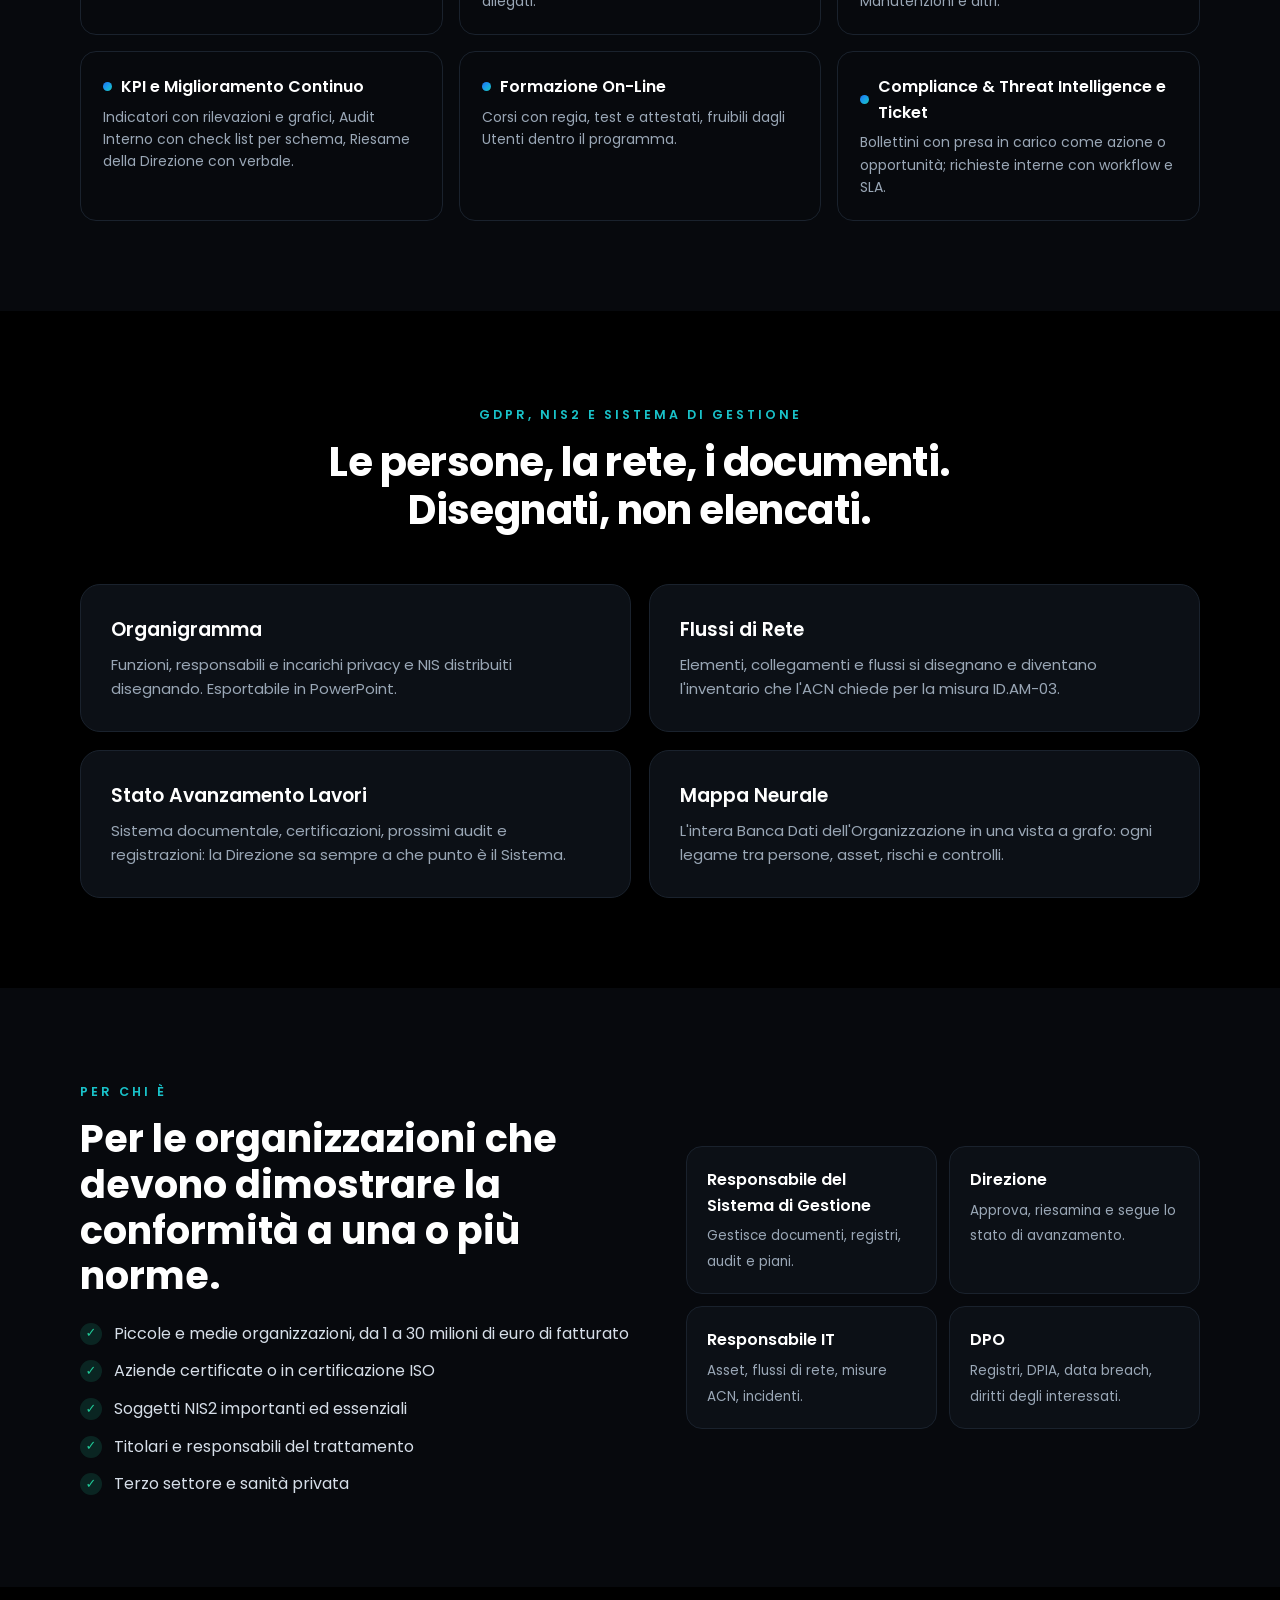
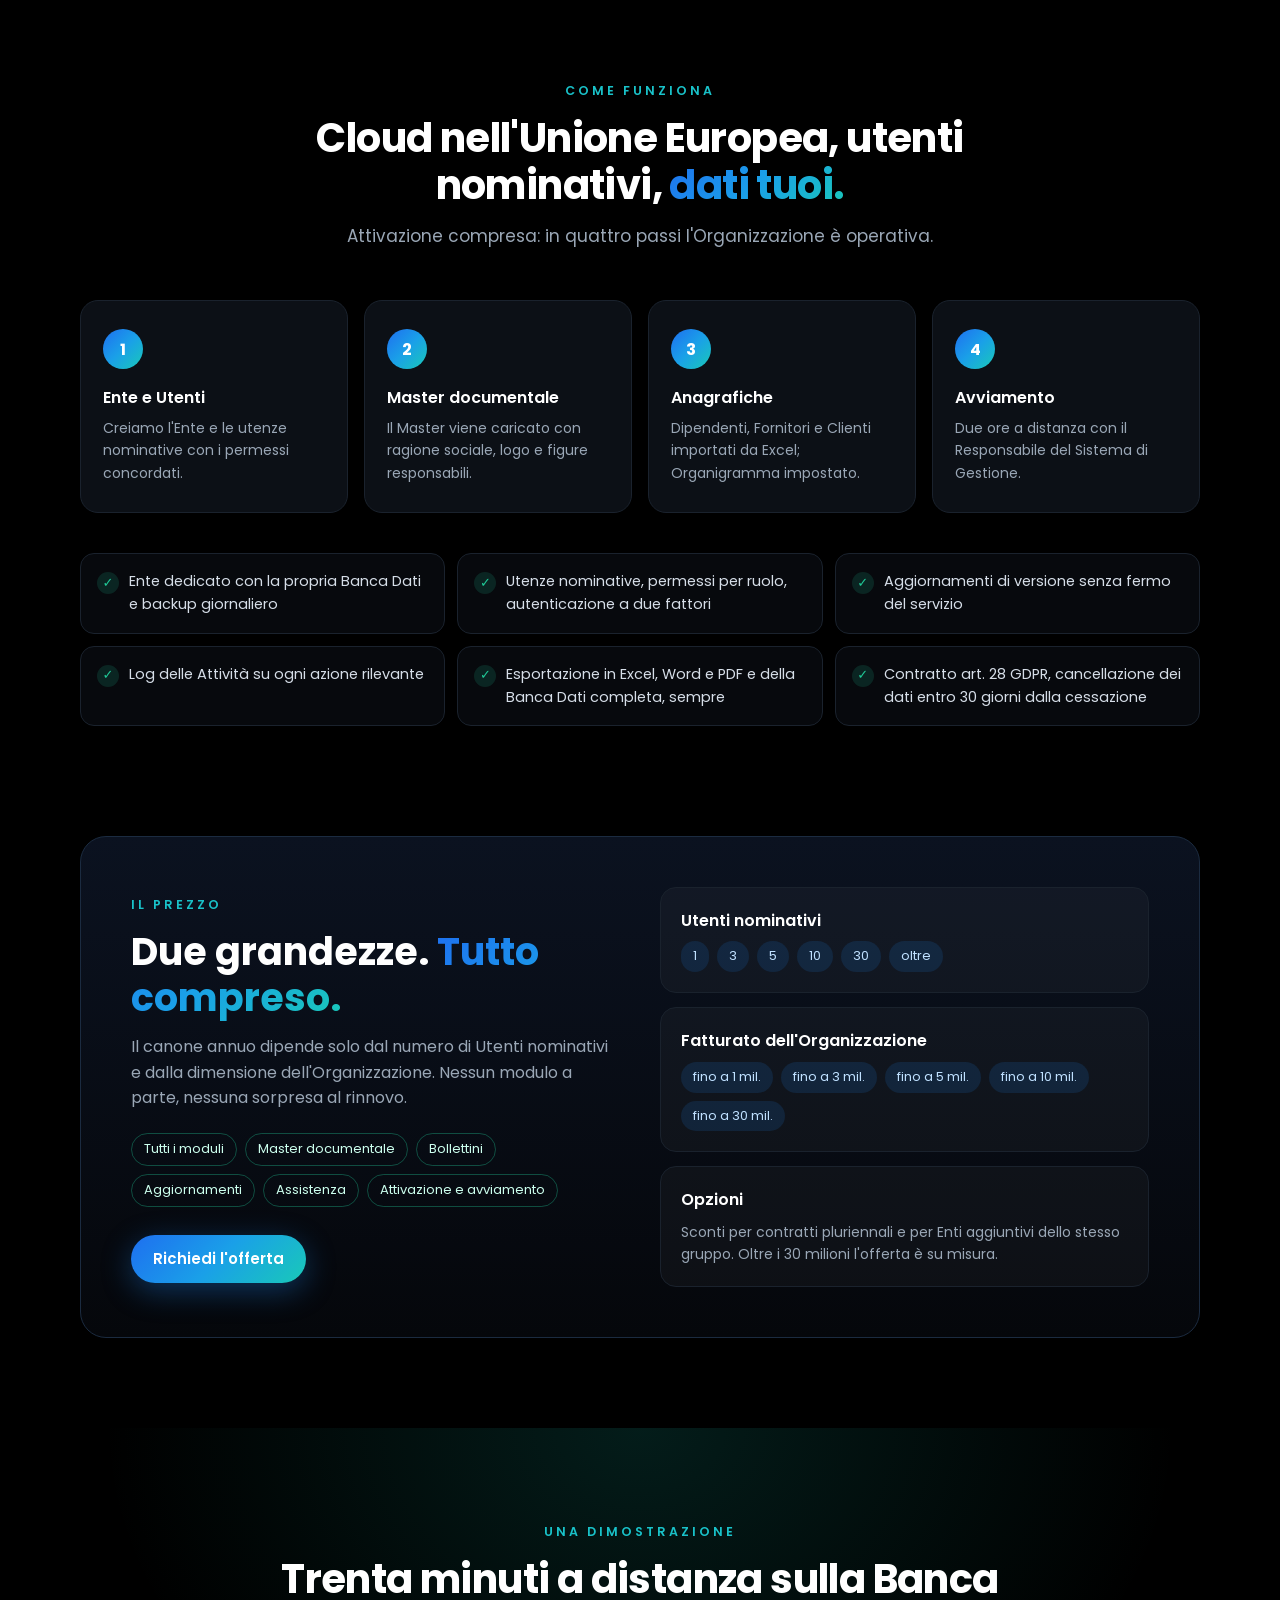
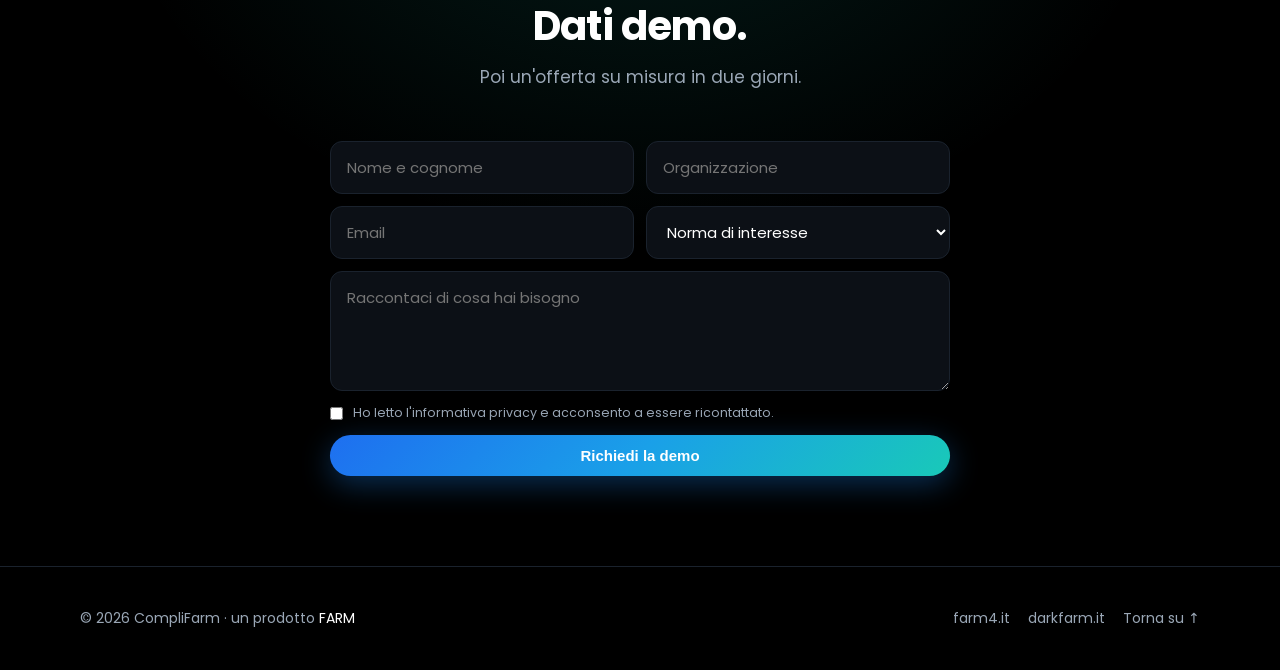
<file: siti/complifarm.it/index.html>
<!doctype html>
<html lang="it">
<head>
<meta charset="utf-8">
<meta name="viewport" content="width=device-width, initial-scale=1">
<title>CompliFarm - Risk & Compliance Management in Cloud</title>
<meta name="description" content="CompliFarm: tutta la compliance della tua organizzazione in una sola Banca Dati, dal browser. ISO 27001, 9001, 22301, 27701, GDPR, NIS2, AI Act, NIST CSF 2.0, Framework Nazionale.">
<meta name="theme-color" content="#000000">
<link rel="preconnect" href="https://fonts.googleapis.com">
<link rel="preconnect" href="https://fonts.gstatic.com" crossorigin>
<link href="https://fonts.googleapis.com/css2?family=Poppins:wght@400;500;600;700;800&display=swap" rel="stylesheet">
<style>
:root{
  --bg:#000;--bg2:#07090d;--card:#0c1016;--line:#1a222d;
  --text:#fff;--muted:#9aa7b6;
  --blue:#1e88f0;--blue2:#2aa7ff;--teal:#19c2c9;--green:#20c997;
  --grad:linear-gradient(135deg,#1e6ff0 0%,#1aa0e8 50%,#19c9b8 100%);
}
*{box-sizing:border-box;margin:0;padding:0}
html{scroll-behavior:smooth}
body{background:var(--bg);color:var(--text);font-family:Poppins,system-ui,sans-serif;line-height:1.6;-webkit-font-smoothing:antialiased;overflow-x:hidden}
a{color:inherit;text-decoration:none}
.wrap{max-width:1160px;margin:0 auto;padding:0 20px}
.grad{background:var(--grad);-webkit-background-clip:text;background-clip:text;color:transparent}
.blue{color:var(--blue2)}

/* nav */
header{position:fixed;inset:0 0 auto 0;z-index:50;background:rgba(0,0,0,.72);backdrop-filter:blur(12px);border-bottom:1px solid var(--line)}
.nav{display:flex;align-items:center;justify-content:space-between;height:68px}
.brand{display:flex;align-items:center;gap:10px;font-weight:700;font-size:22px;letter-spacing:-.3px}
.brand svg{width:30px;height:34px}
.menu{display:flex;gap:28px;font-size:14.5px;color:var(--muted)}
.menu a:hover{color:#fff}
.btn{display:inline-flex;align-items:center;gap:8px;padding:12px 22px;border-radius:999px;font-weight:600;font-size:15px;transition:.2s}
.btn-p{background:var(--grad);color:#fff;box-shadow:0 8px 30px rgba(30,136,240,.35)}
.btn-p:hover{transform:translateY(-2px);box-shadow:0 12px 36px rgba(30,136,240,.5)}
.btn-o{border:1px solid #2b3644;color:#fff}
.btn-o:hover{border-color:var(--blue2)}
.burger{display:none;background:none;border:0;color:#fff;font-size:26px;cursor:pointer}

/* hero */
.hero{padding:110px 0 40px;text-align:center;position:relative}
.hero:before{content:"";position:absolute;inset:0;background:radial-gradient(60% 50% at 50% 35%,rgba(30,136,240,.18),transparent 70%);pointer-events:none}
.video-box{position:relative;max-width:900px;margin:0 auto;aspect-ratio:16/9;border-radius:22px;overflow:hidden;background:#000}
.video-box video{width:100%;height:100%;object-fit:cover;display:block}
.sound{position:absolute;right:14px;bottom:14px;background:rgba(0,0,0,.6);border:1px solid #2b3644;color:#fff;border-radius:999px;padding:7px 14px;font:500 13px Poppins,sans-serif;cursor:pointer}
.eyebrow{display:inline-block;font-size:12.5px;letter-spacing:3px;text-transform:uppercase;color:var(--teal);font-weight:600;margin-bottom:14px}
.hero h1{font-size:clamp(30px,5vw,54px);line-height:1.12;font-weight:700;letter-spacing:-1px;margin:28px auto 16px;max-width:860px}
.hero p.lead{color:var(--muted);font-size:clamp(16px,2vw,19px);max-width:680px;margin:0 auto 30px}
.cta{display:flex;gap:14px;justify-content:center;flex-wrap:wrap}
.chips{display:flex;flex-wrap:wrap;gap:10px;justify-content:center;margin-top:38px}
.chip{border:1px solid var(--line);background:var(--card);padding:7px 14px;border-radius:999px;font-size:13px;color:#cfd8e3}

section{padding:90px 0}
.sec-h{text-align:center;max-width:760px;margin:0 auto 50px}
.sec-h h2{font-size:clamp(26px,3.6vw,40px);line-height:1.18;font-weight:700;letter-spacing:-.6px;margin-bottom:14px}
.sec-h p{color:var(--muted);font-size:17px}

/* stats */
.stats{display:grid;grid-template-columns:repeat(5,1fr);gap:14px;margin-top:60px}
.stat{background:var(--card);border:1px solid var(--line);border-radius:18px;padding:24px 16px;text-align:center}
.stat b{display:block;font-size:42px;font-weight:800;line-height:1}
.stat span{display:block;color:var(--muted);font-size:13.5px;margin-top:10px}

/* cards */
.grid4{display:grid;grid-template-columns:repeat(2,1fr);gap:18px}
.card{background:var(--card);border:1px solid var(--line);border-radius:20px;padding:30px;transition:.25s}
.card:hover{border-color:#24405e;transform:translateY(-3px)}
.ico{width:46px;height:46px;border-radius:12px;background:linear-gradient(135deg,rgba(30,111,240,.2),rgba(25,201,184,.2));display:grid;place-items:center;margin-bottom:18px;color:var(--teal)}
.ico svg{width:24px;height:24px}
.card h3{font-size:19px;font-weight:600;margin-bottom:8px}
.card p{color:var(--muted);font-size:15px}

/* modules */
.mods{display:grid;grid-template-columns:repeat(3,1fr);gap:16px}
.mod{background:var(--bg2);border:1px solid var(--line);border-radius:16px;padding:22px}
.mod h4{font-size:16px;font-weight:600;margin-bottom:6px;display:flex;align-items:center;gap:9px}
.mod h4:before{content:"";width:9px;height:9px;border-radius:50%;background:var(--grad);flex:none}
.mod p{color:var(--muted);font-size:14px}

/* for whom */
.split{display:grid;grid-template-columns:1.1fr 1fr;gap:40px;align-items:center}
.list{list-style:none;display:grid;gap:12px}
.list li{display:flex;gap:12px;color:#d6dee8}
.check{flex:none;width:22px;height:22px;border-radius:50%;background:rgba(32,201,151,.15);color:var(--green);display:grid;place-items:center;font-size:13px;font-weight:700;margin-top:2px}
.roles{display:grid;grid-template-columns:1fr 1fr;gap:12px}
.role{background:var(--card);border:1px solid var(--line);border-radius:16px;padding:20px}
.role b{display:block;font-weight:600;margin-bottom:4px}
.role span{color:var(--muted);font-size:13.5px}

/* steps */
.steps{display:grid;grid-template-columns:repeat(4,1fr);gap:16px;counter-reset:s}
.step{position:relative;background:var(--card);border:1px solid var(--line);border-radius:18px;padding:28px 22px}
.step:before{counter-increment:s;content:counter(s);display:grid;place-items:center;width:40px;height:40px;border-radius:50%;background:var(--grad);font-weight:700;margin-bottom:16px}
.step h4{font-weight:600;margin-bottom:6px}
.step p{color:var(--muted);font-size:14px}
.secure{display:grid;grid-template-columns:repeat(3,1fr);gap:12px;margin-top:40px}
.secure div{display:flex;gap:10px;align-items:flex-start;color:#d6dee8;font-size:14.5px;background:var(--bg2);border:1px solid var(--line);border-radius:14px;padding:16px}

/* pricing model */
.price{background:linear-gradient(180deg,#0b1220,#05070b);border:1px solid #1b2b40;border-radius:26px;padding:50px;display:grid;grid-template-columns:1fr 1fr;gap:40px;align-items:center}
.price h2{font-size:clamp(26px,3.4vw,38px);line-height:1.2;font-weight:700;margin-bottom:14px}
.price p{color:var(--muted)}
.axes{display:grid;gap:14px}
.axis{background:rgba(255,255,255,.03);border:1px solid var(--line);border-radius:16px;padding:20px}
.axis b{display:block;font-weight:600;margin-bottom:8px}
.pills{display:flex;flex-wrap:wrap;gap:8px}
.pills span{font-size:13px;padding:5px 12px;border-radius:999px;background:rgba(30,136,240,.14);color:#bfe0ff}
.incl{margin-top:22px;display:flex;flex-wrap:wrap;gap:8px}
.incl span{font-size:13px;color:#cfe;border:1px solid rgba(32,201,151,.35);border-radius:999px;padding:5px 12px}

/* contact */
.contact{text-align:center;background:radial-gradient(60% 80% at 50% 0%,rgba(25,201,184,.14),transparent 70%)}
.form{max-width:620px;margin:0 auto;display:grid;gap:12px;text-align:left}
.form .row{display:grid;grid-template-columns:1fr 1fr;gap:12px}
.form input,.form textarea,.form select{width:100%;background:var(--card);border:1px solid var(--line);border-radius:12px;padding:14px 16px;color:#fff;font:15px Poppins,sans-serif}
.form input:focus,.form textarea:focus,.form select:focus{outline:none;border-color:var(--blue2)}
.form textarea{min-height:120px;resize:vertical}
.form small{color:var(--muted);font-size:12.5px}

footer{border-top:1px solid var(--line);padding:40px 0;color:var(--muted);font-size:14px}
.foot{display:flex;justify-content:space-between;gap:20px;flex-wrap:wrap;align-items:center}
.foot a:hover{color:#fff}
.sister{display:flex;gap:18px}

.reveal{opacity:0;transform:translateY(24px);transition:.7s cubic-bezier(.2,.7,.2,1)}
.reveal.in{opacity:1;transform:none}

@media (max-width:900px){
  .menu{display:none;position:absolute;top:68px;left:0;right:0;flex-direction:column;background:#000;padding:20px;border-bottom:1px solid var(--line)}
  .menu.open{display:flex}
  .burger{display:block}
  .nav .btn-p{display:none}
  .stats{grid-template-columns:repeat(2,1fr)}
  .stats .stat:last-child{grid-column:span 2}
  .grid4,.mods,.split,.price,.steps,.secure{grid-template-columns:1fr}
  .price{padding:30px 22px}
  .roles,.form .row{grid-template-columns:1fr}
  section{padding:64px 0}
}
@media (prefers-reduced-motion:reduce){.reveal{opacity:1;transform:none;transition:none}html{scroll-behavior:auto}}
</style>
</head>
<body>

<header>
  <div class="wrap nav">
    <a class="brand" href="#top" aria-label="CompliFarm">
      <svg viewBox="0 0 30 34" fill="none"><defs><linearGradient id="g" x1="0" y1="0" x2="1" y2="1"><stop offset="0" stop-color="#1e6ff0"/><stop offset="1" stop-color="#19c9b8"/></linearGradient></defs><path d="M15 2 3 6.5v9C3 24 8.6 30 15 32c6.4-2 12-8 12-16.5v-9L15 2Z" stroke="url(#g)" stroke-width="3" stroke-linejoin="round"/><path d="m9 17 4.2 4.2L21.5 12" stroke="#20c997" stroke-width="3.2" stroke-linecap="round" stroke-linejoin="round"/></svg>
      <span>Compli<span class="blue">Farm</span></span>
    </a>
    <nav class="menu" id="menu">
      <a href="#perche">Perché</a>
      <a href="#moduli">Moduli</a>
      <a href="#per-chi">Per chi</a>
      <a href="#come">Come funziona</a>
      <a href="#prezzo">Prezzo</a>
      <a href="#contatti">Contatti</a>
    </nav>
    <a class="btn btn-p" href="#contatti">Richiedi una demo</a>
    <button class="burger" aria-label="Menu" onclick="document.getElementById('menu').classList.toggle('open')">☰</button>
  </div>
</header>

<main id="top">
<section class="hero">
  <div class="wrap">
    <div class="video-box">
      <video id="logo" autoplay muted loop playsinline poster="media/poster.jpg">
        <source src="media/logo-complifarm.mp4" type="video/mp4">
      </video>
      <button class="sound" id="sound">🔇 Audio</button>
    </div>
    <span class="eyebrow" style="margin-top:34px">Risk &amp; Compliance Management in Cloud</span>
    <h1>Tutta la compliance della tua organizzazione. <span class="grad">Una sola Banca Dati.</span></h1>
    <p class="lead">Dal browser, tutto compreso. Rischi, controlli, documenti, registrazioni e adempimenti di tutte le norme che ti riguardano, nello stesso posto.</p>
    <div class="cta">
      <a class="btn btn-p" href="#contatti">Prenota una dimostrazione</a>
      <a class="btn btn-o" href="#moduli">Scopri i moduli</a>
    </div>
    <div class="chips">
      <span class="chip">ISO/IEC 27001</span><span class="chip">ISO 9001</span><span class="chip">ISO 22301</span><span class="chip">ISO/IEC 27701</span><span class="chip">GDPR</span><span class="chip">NIS2</span><span class="chip">AI Act</span><span class="chip">NIST CSF 2.0</span><span class="chip">Framework Nazionale</span>
    </div>
  </div>
</section>

<section id="perche">
  <div class="wrap">
    <div class="sec-h reveal">
      <span class="eyebrow">Perché CompliFarm</span>
      <h2>Dimostrare la conformità senza avere una funzione compliance interna.</h2>
      <p>Un auditor, un'autorità o un Cliente chiedono evidenze. CompliFarm le produce, perché ogni videata nasce dal lavoro di consulenza sui sistemi di gestione e non da un modulo da riempire.</p>
    </div>
    <div class="grid4">
      <div class="card reveal"><div class="ico"><svg viewBox="0 0 24 24" fill="none" stroke="currentColor" stroke-width="2"><ellipse cx="12" cy="5" rx="8" ry="3"/><path d="M4 5v6c0 1.7 3.6 3 8 3s8-1.3 8-3V5M4 11v6c0 1.7 3.6 3 8 3s8-1.3 8-3v-6"/></svg></div><h3>Una sola Banca Dati</h3><p>La stessa Anagrafica, lo stesso Organigramma e gli stessi Asset alimentano SOA, Analisi del Rischio, BIA, GDPR e NIS2. Nessuna doppia imputazione, nessun foglio Excel parallelo.</p></div>
      <div class="card reveal"><div class="ico"><svg viewBox="0 0 24 24" fill="none" stroke="currentColor" stroke-width="2"><path d="M14 3H6a2 2 0 0 0-2 2v14a2 2 0 0 0 2 2h12a2 2 0 0 0 2-2V9z"/><path d="M14 3v6h6M8 14l3 3 5-6"/></svg></div><h3>Documenti pronti</h3><p>Ogni stampa è un documento del Sistema di Gestione con il logo e i dati dell'Organizzazione. I Modelli Word del Master documentale arrivano già compilati dalla Banca Dati.</p></div>
      <div class="card reveal"><div class="ico"><svg viewBox="0 0 24 24" fill="none" stroke="currentColor" stroke-width="2"><circle cx="11" cy="11" r="7"/><path d="m20 20-4-4M8 11l2 2 4-4"/></svg></div><h3>Pensato dagli auditor</h3><p>Le videate seguono i punti di norma e producono le evidenze che servono in verifica ispettiva, in audit di certificazione e nelle richieste delle autorità.</p></div>
      <div class="card reveal"><div class="ico"><svg viewBox="0 0 24 24" fill="none" stroke="currentColor" stroke-width="2"><path d="M21 12a9 9 0 1 1-3-6.7L21 8"/><path d="M21 3v5h-5"/></svg></div><h3>Aggiornato ogni settimana</h3><p>Novità normative e minacce arrivano con i Bollettini Compliance &amp; Threat e si trasformano in azioni dentro i Registri, con un clic.</p></div>
    </div>
    <div class="stats">
      <div class="stat reveal"><b class="grad">1</b><span>Banca Dati per tutte le norme</span></div>
      <div class="stat reveal"><b class="grad">9</b><span>schemi nella Dichiarazione di Applicabilità</span></div>
      <div class="stat reveal"><b class="grad">20</b><span>Registri del Sistema di Gestione</span></div>
      <div class="stat reveal"><b class="grad">0</b><span>installazioni, si accede dal browser</span></div>
      <div class="stat reveal"><b class="grad">2</b><span>sole grandezze nel prezzo</span></div>
    </div>
  </div>
</section>

<section id="moduli" style="background:var(--bg2)">
  <div class="wrap">
    <div class="sec-h reveal">
      <span class="eyebrow">Che cosa fa</span>
      <h2>Rischi, controlli, documenti, registrazioni e adempimenti. <span class="grad">Tutti nello stesso posto.</span></h2>
      <p>Un solo programma, un solo accesso, tutti i moduli compresi.</p>
    </div>
    <div class="mods">
      <div class="mod reveal"><h4>Anagrafiche e Organigramma</h4><p>Dipendenti con incarichi privacy e NIS, Fornitori, Clienti, Organigramma disegnato con responsabili, matrice degli Amministratori di Sistema.</p></div>
      <div class="mod reveal"><h4>SOA e Piano di Trattamento</h4><p>ISO/IEC 27001, 27017, 27018, 27701, Framework Nazionale, NIST CSF 2.0, ISO 9001, ISO 22301, L. 190/2012. Ogni controllo con owner, attuazione, azioni e date.</p></div>
      <div class="mod reveal"><h4>Analisi del Rischio</h4><p>Oggetti, Asset, Minacce, Vulnerabilità, Controlli-Minacce; rischio intrinseco, attuale e futuro con grafici e suggerimenti. SWOT dei processi per la ISO 9001.</p></div>
      <div class="mod reveal"><h4>Business Impact Analysis</h4><p>Impatti per scenario e fascia temporale, MTPD, RTO e RPO, relazioni di supporto, modalità normale e semplificata, report per la ISO 22301.</p></div>
      <div class="mod reveal"><h4>GDPR</h4><p>Registri del Titolare e del Responsabile, Analisi ENISA, DPIA, LIA, Data Breach, Diritti degli Interessati, Modelli Word (informative, nomine, contratti art. 28).</p></div>
      <div class="mod reveal"><h4>NIS2</h4><p>Questionario Sicurezza Fornitori, Inventario dei Flussi di Rete, Misure di Base ACN, Guida NIS per gli Organi, Lettere di Incarico NIS.</p></div>
      <div class="mod reveal"><h4>AI Act</h4><p>Riepilogo degli Strumenti AI e Modelli Word: regolamento d'uso e registro.</p></div>
      <div class="mod reveal"><h4>Sistema di Gestione</h4><p>Albero dei documenti con stati, versioni, owner e approvazione; Master documentale importato con i segnaposto compilati; allegati.</p></div>
      <div class="mod reveal"><h4>Registrazioni</h4><p>Venti Registri: Audit, Non Conformità, Azioni Correttive, Fornitori, Formazione con Attestati, Competenze, Change, Incidenti, Manutenzioni e altri.</p></div>
      <div class="mod reveal"><h4>KPI e Miglioramento Continuo</h4><p>Indicatori con rilevazioni e grafici, Audit Interno con check list per schema, Riesame della Direzione con verbale.</p></div>
      <div class="mod reveal"><h4>Formazione On-Line</h4><p>Corsi con regia, test e attestati, fruibili dagli Utenti dentro il programma.</p></div>
      <div class="mod reveal"><h4>Compliance &amp; Threat Intelligence e Ticket</h4><p>Bollettini con presa in carico come azione o opportunità; richieste interne con workflow e SLA.</p></div>
    </div>
  </div>
</section>

<section id="disegnati">
  <div class="wrap">
    <div class="sec-h reveal">
      <span class="eyebrow">GDPR, NIS2 e Sistema di Gestione</span>
      <h2>Le persone, la rete, i documenti. Disegnati, non elencati.</h2>
    </div>
    <div class="grid4">
      <div class="card reveal"><h3>Organigramma</h3><p>Funzioni, responsabili e incarichi privacy e NIS distribuiti disegnando. Esportabile in PowerPoint.</p></div>
      <div class="card reveal"><h3>Flussi di Rete</h3><p>Elementi, collegamenti e flussi si disegnano e diventano l'inventario che l'ACN chiede per la misura ID.AM-03.</p></div>
      <div class="card reveal"><h3>Stato Avanzamento Lavori</h3><p>Sistema documentale, certificazioni, prossimi audit e registrazioni: la Direzione sa sempre a che punto è il Sistema.</p></div>
      <div class="card reveal"><h3>Mappa Neurale</h3><p>L'intera Banca Dati dell'Organizzazione in una vista a grafo: ogni legame tra persone, asset, rischi e controlli.</p></div>
    </div>
  </div>
</section>

<section id="per-chi" style="background:var(--bg2)">
  <div class="wrap split">
    <div class="reveal">
      <span class="eyebrow">Per chi è</span>
      <h2 style="font-size:clamp(26px,3.4vw,38px);line-height:1.2;font-weight:700;margin-bottom:22px">Per le organizzazioni che devono dimostrare la conformità a una o più norme.</h2>
      <ul class="list">
        <li><span class="check">✓</span>Piccole e medie organizzazioni, da 1 a 30 milioni di euro di fatturato</li>
        <li><span class="check">✓</span>Aziende certificate o in certificazione ISO</li>
        <li><span class="check">✓</span>Soggetti NIS2 importanti ed essenziali</li>
        <li><span class="check">✓</span>Titolari e responsabili del trattamento</li>
        <li><span class="check">✓</span>Terzo settore e sanità privata</li>
      </ul>
    </div>
    <div class="roles reveal">
      <div class="role"><b>Responsabile del Sistema di Gestione</b><span>Gestisce documenti, registri, audit e piani.</span></div>
      <div class="role"><b>Direzione</b><span>Approva, riesamina e segue lo stato di avanzamento.</span></div>
      <div class="role"><b>Responsabile IT</b><span>Asset, flussi di rete, misure ACN, incidenti.</span></div>
      <div class="role"><b>DPO</b><span>Registri, DPIA, data breach, diritti degli interessati.</span></div>
    </div>
  </div>
</section>

<section id="come">
  <div class="wrap">
    <div class="sec-h reveal">
      <span class="eyebrow">Come funziona</span>
      <h2>Cloud nell'Unione Europea, utenti nominativi, <span class="grad">dati tuoi.</span></h2>
      <p>Attivazione compresa: in quattro passi l'Organizzazione è operativa.</p>
    </div>
    <div class="steps">
      <div class="step reveal"><h4>Ente e Utenti</h4><p>Creiamo l'Ente e le utenze nominative con i permessi concordati.</p></div>
      <div class="step reveal"><h4>Master documentale</h4><p>Il Master viene caricato con ragione sociale, logo e figure responsabili.</p></div>
      <div class="step reveal"><h4>Anagrafiche</h4><p>Dipendenti, Fornitori e Clienti importati da Excel; Organigramma impostato.</p></div>
      <div class="step reveal"><h4>Avviamento</h4><p>Due ore a distanza con il Responsabile del Sistema di Gestione.</p></div>
    </div>
    <div class="secure">
      <div><span class="check">✓</span>Ente dedicato con la propria Banca Dati e backup giornaliero</div>
      <div><span class="check">✓</span>Utenze nominative, permessi per ruolo, autenticazione a due fattori</div>
      <div><span class="check">✓</span>Aggiornamenti di versione senza fermo del servizio</div>
      <div><span class="check">✓</span>Log delle Attività su ogni azione rilevante</div>
      <div><span class="check">✓</span>Esportazione in Excel, Word e PDF e della Banca Dati completa, sempre</div>
      <div><span class="check">✓</span>Contratto art. 28 GDPR, cancellazione dei dati entro 30 giorni dalla cessazione</div>
    </div>
  </div>
</section>

<section id="prezzo" style="padding-top:20px">
  <div class="wrap">
    <div class="price reveal">
      <div>
        <span class="eyebrow">Il prezzo</span>
        <h2>Due grandezze. <span class="grad">Tutto compreso.</span></h2>
        <p>Il canone annuo dipende solo dal numero di Utenti nominativi e dalla dimensione dell'Organizzazione. Nessun modulo a parte, nessuna sorpresa al rinnovo.</p>
        <div class="incl"><span>Tutti i moduli</span><span>Master documentale</span><span>Bollettini</span><span>Aggiornamenti</span><span>Assistenza</span><span>Attivazione e avviamento</span></div>
        <div class="cta" style="justify-content:flex-start;margin-top:28px"><a class="btn btn-p" href="#contatti">Richiedi l'offerta</a></div>
      </div>
      <div class="axes">
        <div class="axis"><b>Utenti nominativi</b><div class="pills"><span>1</span><span>3</span><span>5</span><span>10</span><span>30</span><span>oltre</span></div></div>
        <div class="axis"><b>Fatturato dell'Organizzazione</b><div class="pills"><span>fino a 1 mil.</span><span>fino a 3 mil.</span><span>fino a 5 mil.</span><span>fino a 10 mil.</span><span>fino a 30 mil.</span></div></div>
        <div class="axis"><b>Opzioni</b><p style="font-size:14px">Sconti per contratti pluriennali e per Enti aggiuntivi dello stesso gruppo. Oltre i 30 milioni l'offerta è su misura.</p></div>
      </div>
    </div>
  </div>
</section>

<section id="contatti" class="contact">
  <div class="wrap">
    <div class="sec-h reveal">
      <span class="eyebrow">Una dimostrazione</span>
      <h2>Trenta minuti a distanza sulla Banca Dati demo.</h2>
      <p>Poi un'offerta su misura in due giorni.</p>
    </div>
    <form class="form reveal" id="form">
      <div class="row"><input name="nome" placeholder="Nome e cognome" required><input name="azienda" placeholder="Organizzazione" required></div>
      <div class="row"><input name="email" type="email" placeholder="Email" required>
        <select name="norma"><option value="">Norma di interesse</option><option>ISO/IEC 27001</option><option>ISO 9001</option><option>ISO 22301</option><option>GDPR</option><option>NIS2</option><option>AI Act</option><option>Più norme</option></select></div>
      <textarea name="messaggio" placeholder="Raccontaci di cosa hai bisogno"></textarea>
      <label style="display:flex;gap:10px;align-items:flex-start"><input type="checkbox" required style="width:auto;margin-top:4px"><small>Ho letto l'informativa privacy e acconsento a essere ricontattato.</small></label>
      <button class="btn btn-p" type="submit" style="justify-content:center;border:0;cursor:pointer">Richiedi la demo</button>
    </form>
  </div>
</section>
</main>

<footer>
  <div class="wrap foot">
    <div>© <span id="y"></span> CompliFarm · un prodotto <a href="https://farm4.it" style="color:#fff">FARM</a></div>
    <div class="sister"><a href="https://farm4.it">farm4.it</a><a href="https://darkfarm.it">darkfarm.it</a><a href="#top">Torna su ↑</a></div>
  </div>
</footer>

<script>
document.getElementById('y').textContent=new Date().getFullYear();
const v=document.getElementById('logo'),s=document.getElementById('sound');
s.onclick=()=>{v.muted=!v.muted;if(!v.muted)v.play();s.textContent=v.muted?'🔇 Audio':'🔊 Audio'};
const io=new IntersectionObserver(e=>e.forEach(x=>{if(x.isIntersecting){x.target.classList.add('in');io.unobserve(x.target)}}),{threshold:.12});
document.querySelectorAll('.reveal').forEach(el=>io.observe(el));
document.querySelectorAll('.menu a').forEach(a=>a.onclick=()=>document.getElementById('menu').classList.remove('open'));
document.getElementById('form').onsubmit=e=>{e.preventDefault();const f=new FormData(e.target);
  const body=`Nome: ${f.get('nome')}\nOrganizzazione: ${f.get('azienda')}\nEmail: ${f.get('email')}\nNorma: ${f.get('norma')}\n\n${f.get('messaggio')}`;
  location.href='mailto:info@complifarm.it?subject='+encodeURIComponent('Richiesta demo CompliFarm')+'&body='+encodeURIComponent(body)};
</script>
</body>
</html>
</file>
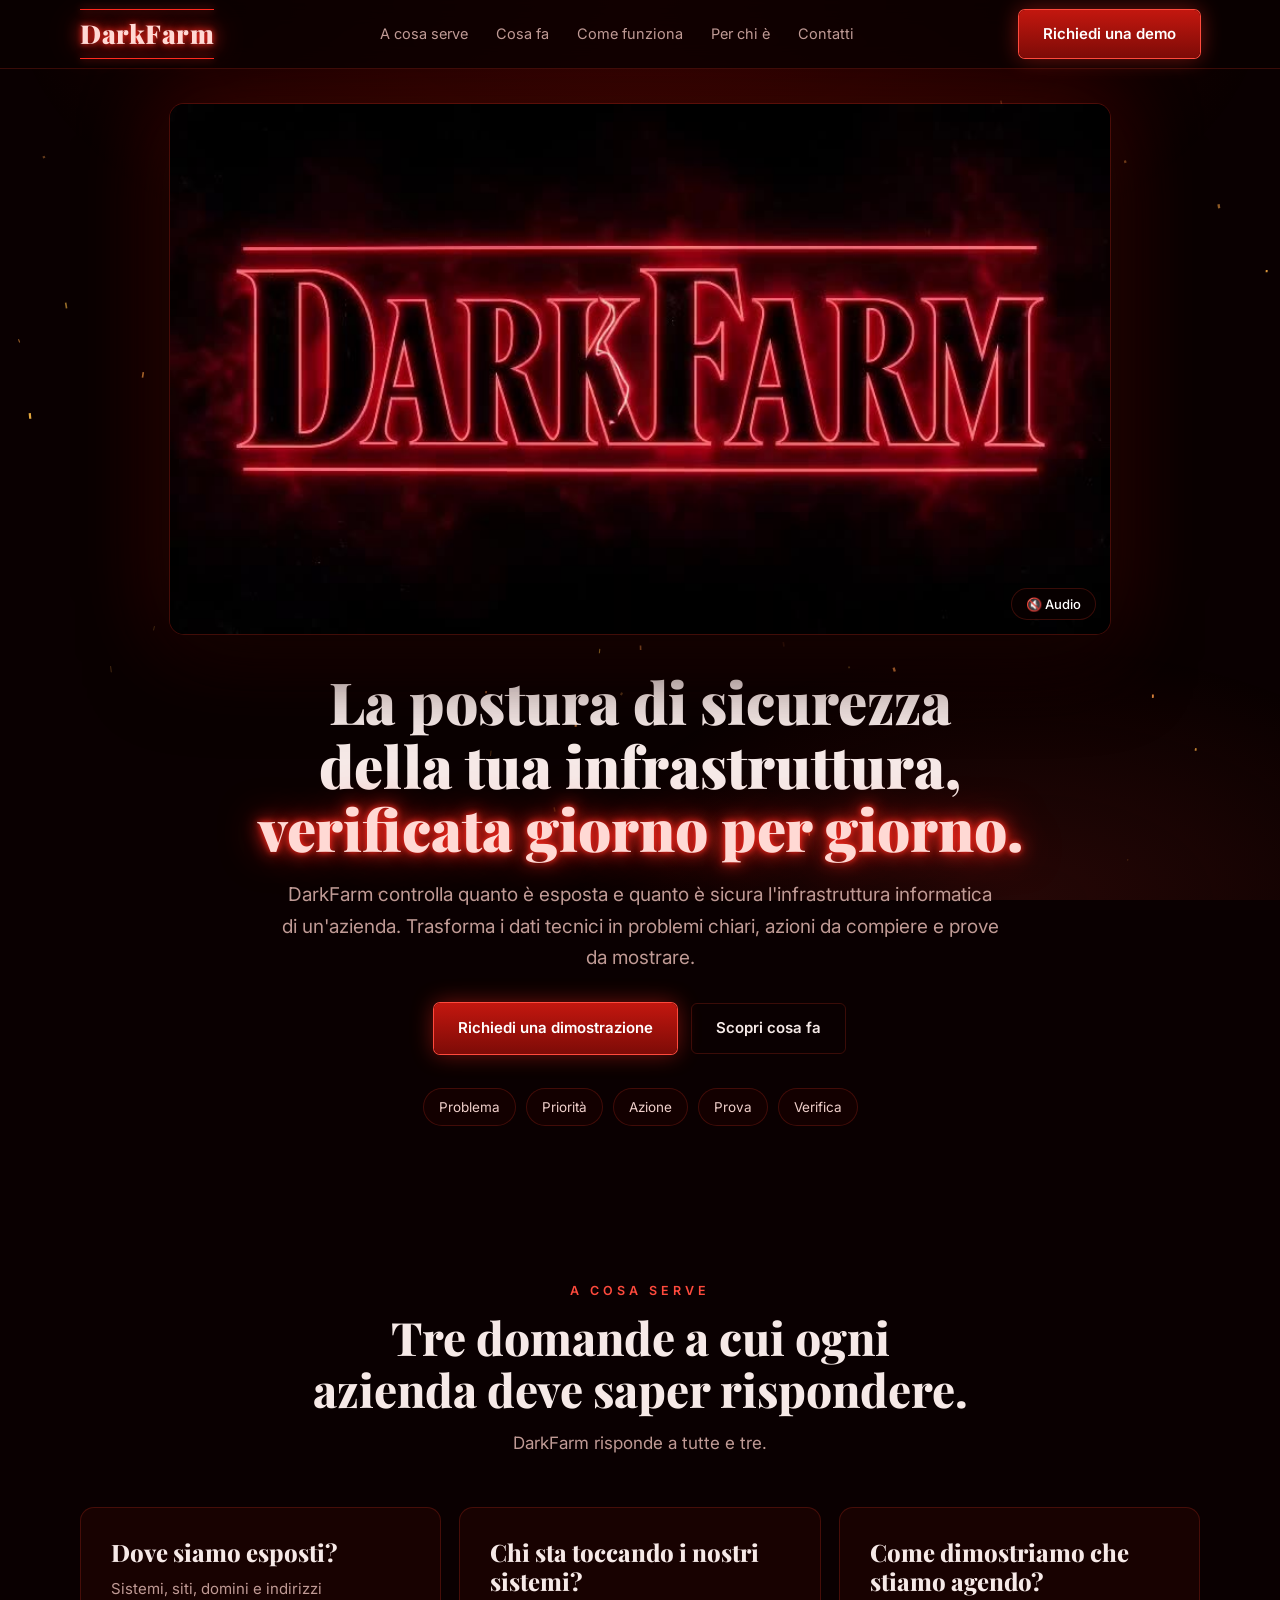
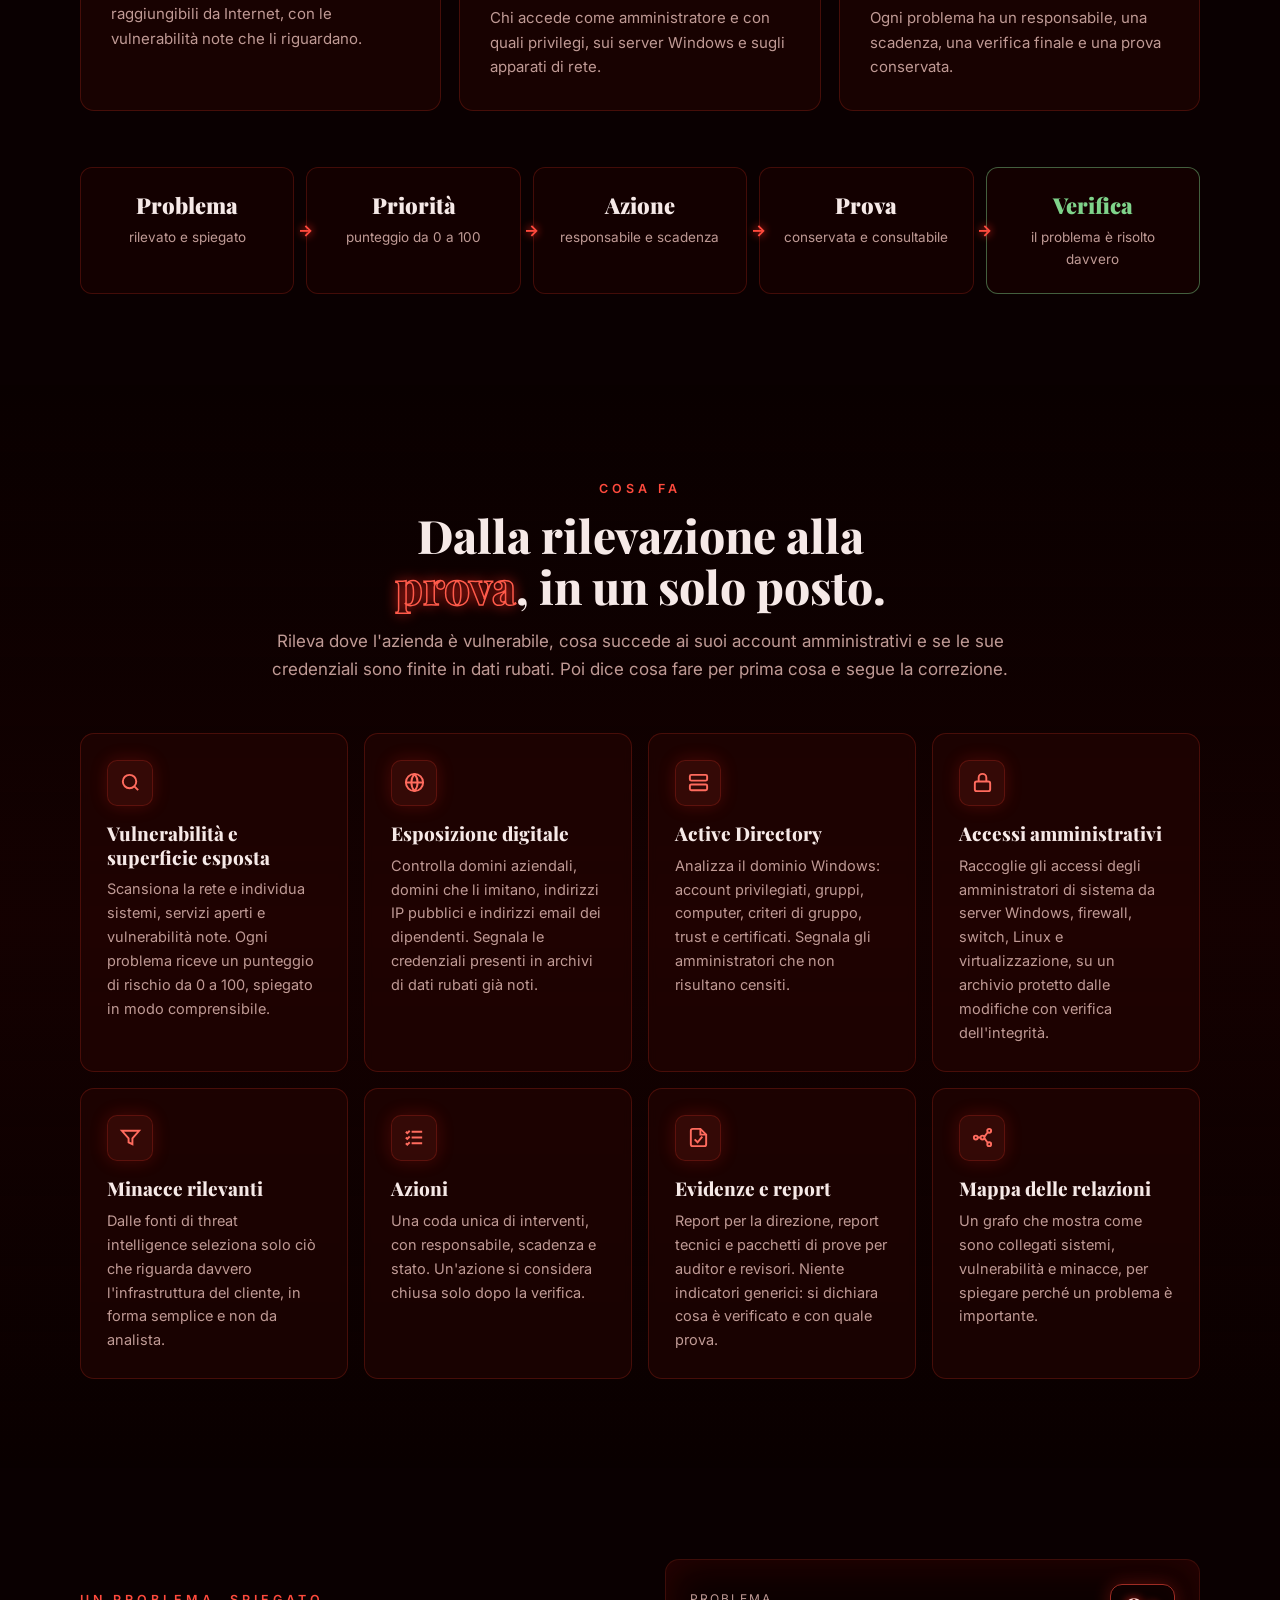
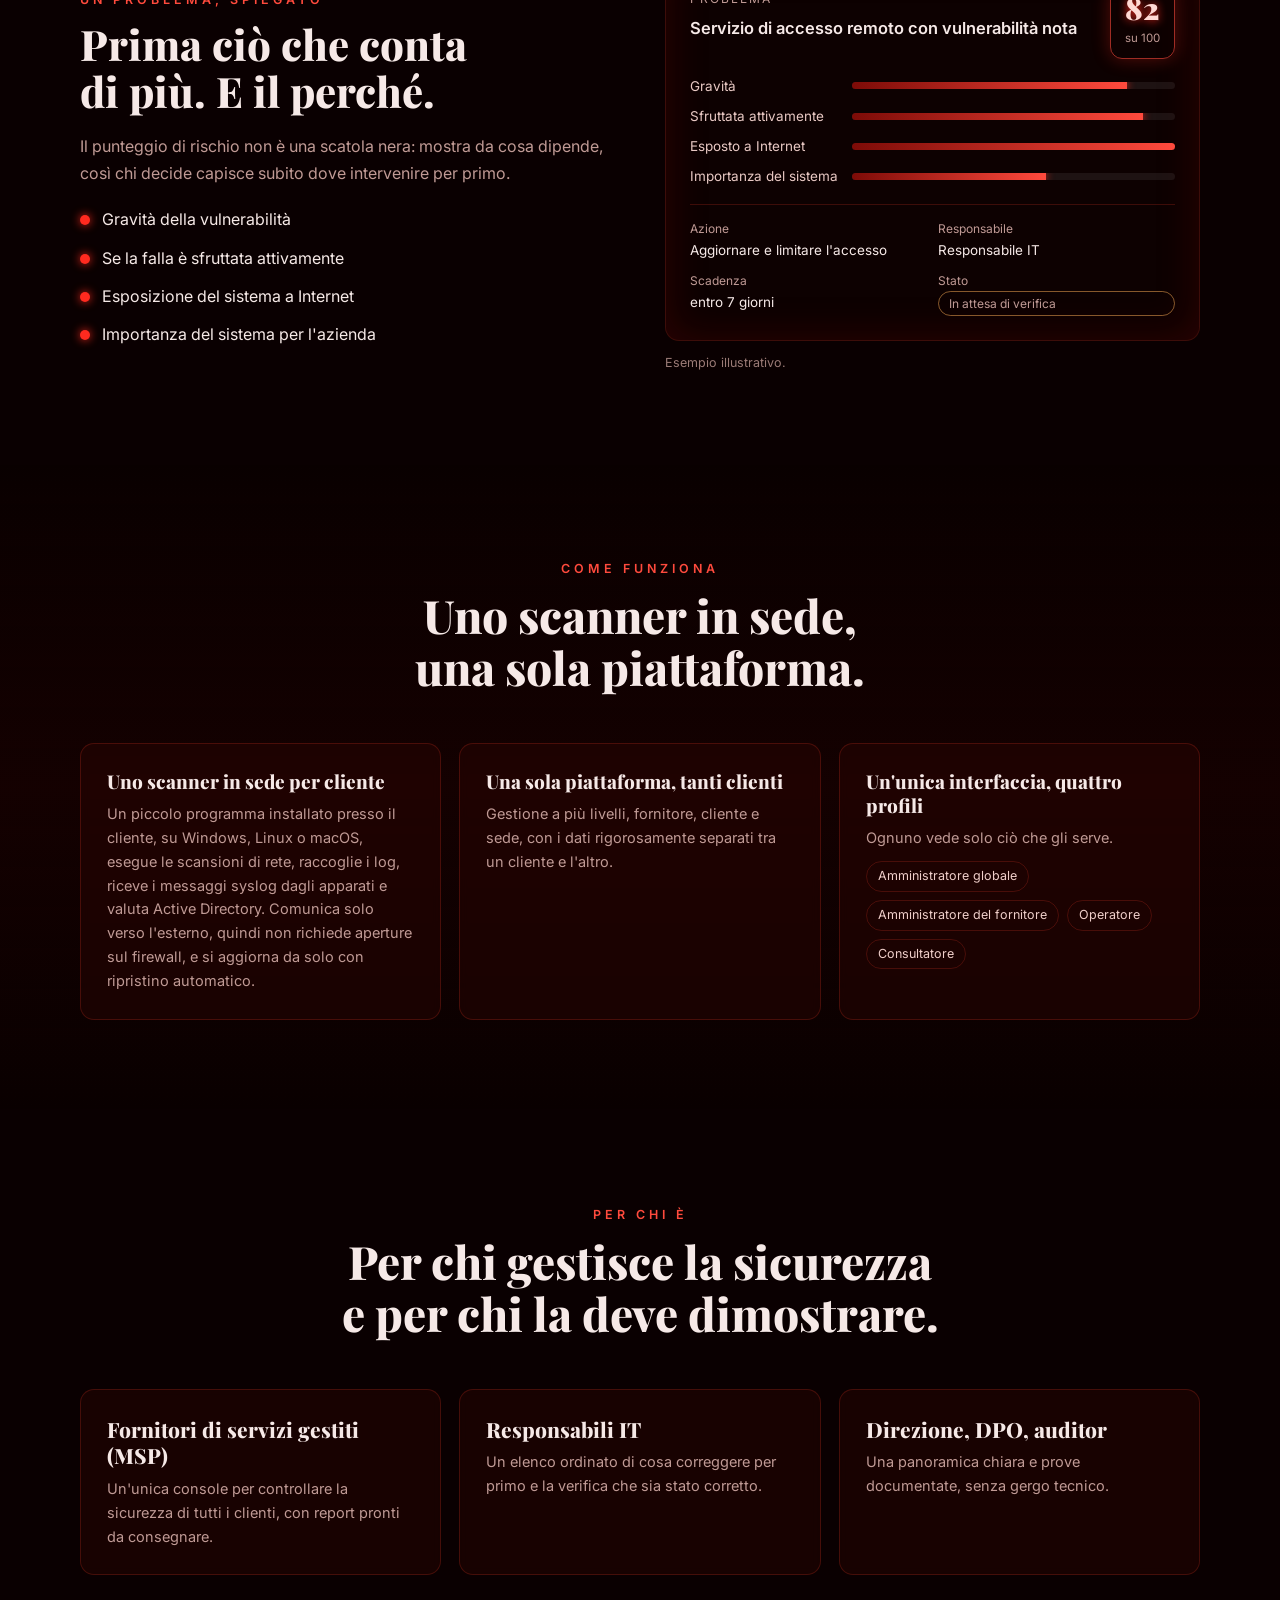
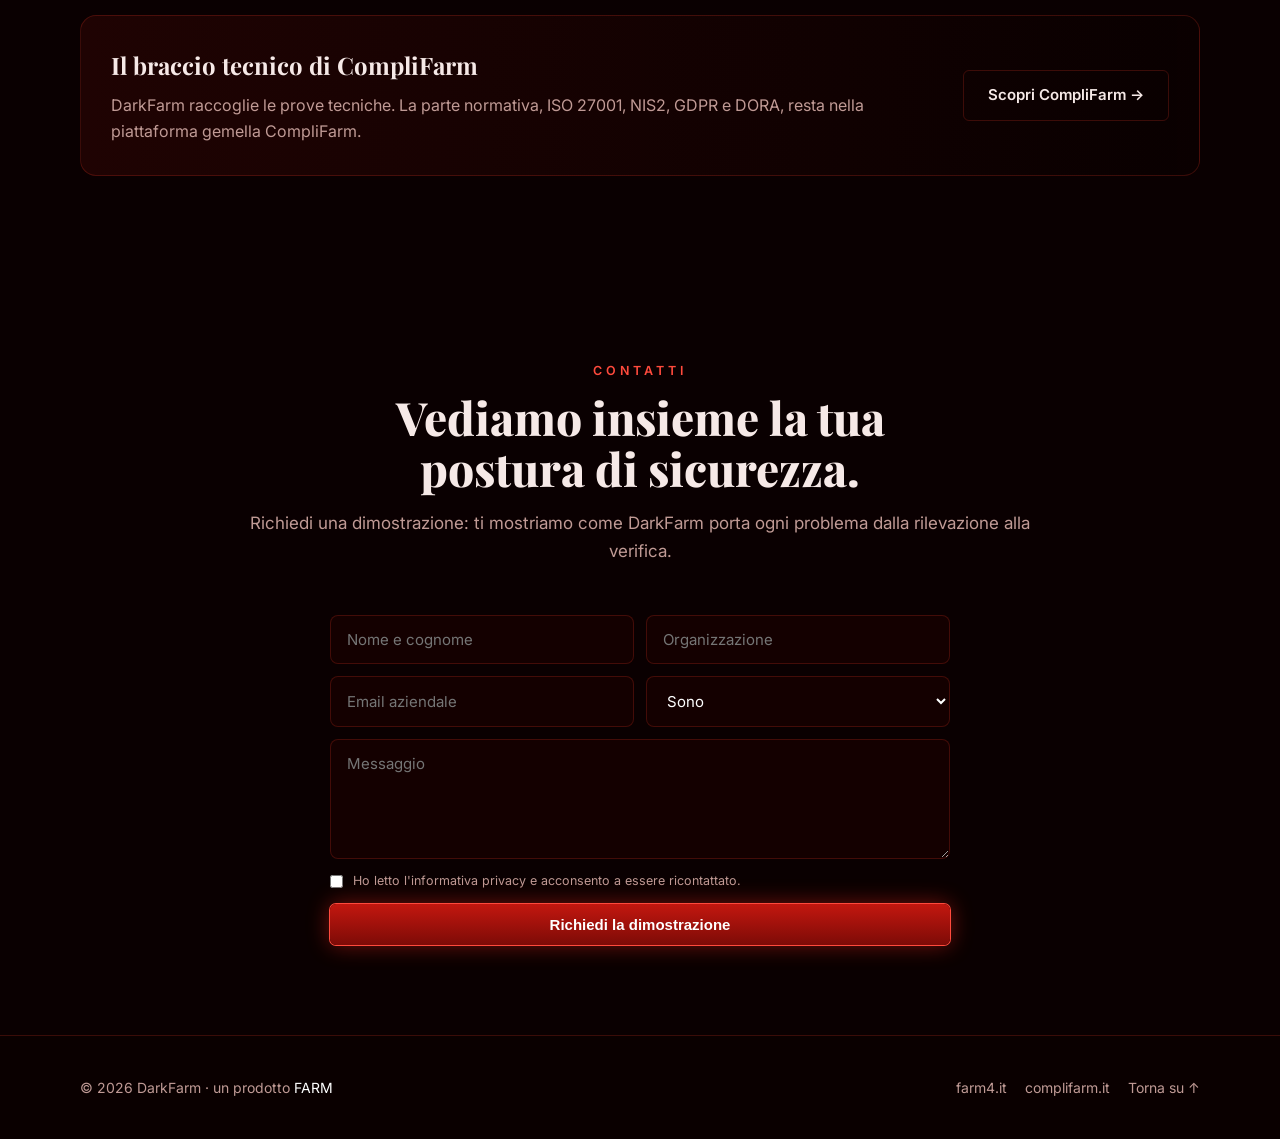
<file: siti/darkfarm.it/index.html>
<!doctype html>
<html lang="it">
<head>
<meta charset="utf-8">
<meta name="viewport" content="width=device-width, initial-scale=1">
<title>DarkFarm - Postura di sicurezza ed esposizione digitale</title>
<meta name="description" content="DarkFarm controlla giorno per giorno quanto è esposta e quanto è sicura l'infrastruttura informatica di un'azienda, e trasforma i dati tecnici in problemi chiari, azioni da compiere e prove da mostrare.">
<meta name="theme-color" content="#0a0001">
<link rel="preconnect" href="https://fonts.googleapis.com">
<link rel="preconnect" href="https://fonts.gstatic.com" crossorigin>
<link href="https://fonts.googleapis.com/css2?family=Playfair+Display:wght@700;800;900&family=Inter:wght@400;500;600&display=swap" rel="stylesheet">
<style>
:root{
  --bg:#0a0001;--bg2:#170101;--card:rgba(52,6,5,.35);--line:rgba(255,60,40,.2);
  --text:#f6e9e7;--muted:#c09a95;
  --red:#ff2a1f;--red2:#ff4a3d;--deep:#5a1411;--ember:#ffb057;--ok:#7fd38a;
}
*{box-sizing:border-box;margin:0;padding:0}
html{scroll-behavior:smooth}
body{background:var(--bg);color:var(--text);font-family:Inter,system-ui,sans-serif;line-height:1.65;overflow-x:hidden;-webkit-font-smoothing:antialiased}
a{color:inherit;text-decoration:none}
h1,h2,h3,h4,.brand{font-family:"Playfair Display",Georgia,serif}
h1,h2{text-wrap:balance}
.wrap{max-width:1160px;margin:0 auto;padding:0 20px;position:relative;z-index:1}
#embers{position:fixed;inset:0;z-index:0;pointer-events:none}
body:before{content:"";position:fixed;inset:0;z-index:0;pointer-events:none;background:radial-gradient(70% 50% at 50% 0%,rgba(120,10,6,.35),transparent 70%),radial-gradient(50% 40% at 80% 100%,rgba(90,20,17,.35),transparent 70%)}
.neon{color:#ffd9d4;text-shadow:0 0 6px var(--red),0 0 18px var(--red),0 0 40px rgba(255,42,31,.6)}
.outline{color:transparent;-webkit-text-stroke:1.5px #ff5a4a;text-shadow:0 0 14px rgba(255,42,31,.7)}

header{position:fixed;inset:0 0 auto 0;z-index:50;background:rgba(10,0,1,.78);backdrop-filter:blur(12px);border-bottom:1px solid var(--line)}
.nav{display:flex;align-items:center;justify-content:space-between;height:68px}
.brand{font-weight:900;font-size:26px;letter-spacing:.5px;position:relative;padding:2px 0}
.brand:before,.brand:after{content:"";position:absolute;left:0;right:0;height:1.5px;background:var(--red);box-shadow:0 0 8px var(--red)}
.brand:before{top:-2px}.brand:after{bottom:-2px}
.menu{display:flex;gap:28px;font-size:14.5px;color:var(--muted)}
.menu a:hover{color:#fff}
.btn{display:inline-flex;align-items:center;gap:8px;padding:12px 24px;border-radius:6px;font-weight:600;font-size:15px;transition:.2s}
.btn-p{background:linear-gradient(180deg,#c3170f,#7d0b07);color:#fff;box-shadow:0 0 0 1px #ff4a3d,0 0 22px rgba(255,42,31,.45)}
.btn-p:hover{box-shadow:0 0 0 1px #ff8a7d,0 0 36px rgba(255,42,31,.75)}
.btn-o{border:1px solid var(--line);color:var(--text)}
.btn-o:hover{border-color:var(--red2)}
.burger{display:none;background:none;border:0;color:#fff;font-size:26px;cursor:pointer}

.hero{padding:104px 0 60px;text-align:center}
.video-box{position:relative;max-width:940px;margin:0 auto;aspect-ratio:848/478;border-radius:14px;overflow:hidden;box-shadow:0 0 0 1px var(--line),0 30px 80px rgba(0,0,0,.7),0 0 90px rgba(150,15,8,.45)}
.video-box video{width:100%;height:100%;object-fit:cover;display:block}
.sound{position:absolute;right:14px;bottom:14px;background:rgba(10,0,1,.7);border:1px solid var(--line);color:#fff;border-radius:999px;padding:7px 14px;font:500 13px Inter,sans-serif;cursor:pointer}
.eyebrow{display:inline-block;font:600 12.5px Inter,sans-serif;letter-spacing:4px;text-transform:uppercase;color:var(--red2);margin-bottom:14px}
.hero h1{font-size:clamp(32px,5.2vw,58px);line-height:1.1;font-weight:900;margin:36px auto 18px;max-width:940px}
.hero p{color:var(--muted);font-size:clamp(16px,2vw,19px);max-width:720px;margin:0 auto 30px}
.cta{display:flex;gap:14px;justify-content:center;flex-wrap:wrap}
.trio{display:flex;flex-wrap:wrap;gap:10px;justify-content:center;margin-top:34px}
.trio span{font-size:13.5px;padding:7px 15px;border-radius:999px;border:1px solid var(--line);background:rgba(23,1,1,.7);color:#f0cfca}

section{padding:90px 0;position:relative}
.sec-h{text-align:center;max-width:780px;margin:0 auto 50px}
.sec-h h2{font-size:clamp(28px,4vw,46px);line-height:1.12;font-weight:800;margin-bottom:14px}
.sec-h p{color:var(--muted);font-size:17px}

/* tre domande */
.q3{display:grid;grid-template-columns:repeat(3,1fr);gap:18px}
.q{background:var(--card);border:1px solid var(--line);border-radius:14px;padding:30px}
.q h3{font-size:24px;font-weight:800;margin-bottom:10px;line-height:1.2}
.q p{color:var(--muted);font-size:15px}

/* percorso */
.path{display:grid;grid-template-columns:repeat(5,1fr);gap:12px;margin-top:56px}
.pstep{position:relative;background:rgba(23,1,1,.75);border:1px solid var(--line);border-radius:12px;padding:22px 18px;text-align:center}
.pstep b{display:block;font:900 22px "Playfair Display",serif;margin-bottom:6px}
.pstep span{color:var(--muted);font-size:13.5px;display:block}
.pstep:not(:last-child):after{content:"→";position:absolute;right:-12px;top:50%;transform:translate(50%,-50%);color:var(--red2);font-weight:700;text-shadow:0 0 8px var(--red);z-index:2}
.pstep:last-child{border-color:rgba(127,211,138,.45)}
.pstep:last-child b{color:var(--ok)}

/* moduli */
.grid4{display:grid;grid-template-columns:repeat(4,1fr);gap:16px}
.card{background:var(--card);border:1px solid var(--line);border-radius:14px;padding:26px;transition:.25s;backdrop-filter:blur(4px)}
.card:hover{border-color:rgba(255,74,61,.6);box-shadow:0 0 30px rgba(255,42,31,.2);transform:translateY(-3px)}
.ico{width:46px;height:46px;border-radius:10px;display:grid;place-items:center;margin-bottom:16px;color:#ff6b5e;border:1px solid var(--line);background:rgba(90,20,17,.4);box-shadow:0 0 18px rgba(255,42,31,.2)}
.ico svg{width:23px;height:23px}
.card h3{font-size:19px;font-weight:800;margin-bottom:8px;line-height:1.25}
.card p{color:var(--muted);font-size:14.5px}

/* esempio problema */
.split{display:grid;grid-template-columns:1fr 1fr;gap:50px;align-items:center}
.problem{background:#0d0101;border:1px solid var(--line);border-radius:14px;padding:24px;box-shadow:inset 0 0 40px rgba(120,10,6,.3)}
.problem .top{display:flex;justify-content:space-between;align-items:flex-start;gap:16px;margin-bottom:16px}
.problem .lab{font-size:12px;letter-spacing:2px;text-transform:uppercase;color:var(--muted)}
.problem h4{font-family:Inter,sans-serif;font-size:16.5px;font-weight:600;margin-top:4px}
.score{flex:none;text-align:center;border:1px solid rgba(255,74,61,.6);border-radius:12px;padding:8px 14px;box-shadow:0 0 18px rgba(255,42,31,.3)}
.score b{display:block;font:900 30px "Playfair Display",serif;line-height:1;color:#ffd9d4;text-shadow:0 0 10px var(--red)}
.score span{font-size:11.5px;color:var(--muted)}
.factors{display:grid;gap:8px;margin-bottom:16px}
.factor{display:grid;grid-template-columns:150px 1fr;gap:12px;align-items:center;font-size:13.5px;color:#e9c9c4}
.bar{height:7px;border-radius:9px;background:rgba(255,255,255,.07);overflow:hidden}
.bar i{display:block;height:100%;background:linear-gradient(90deg,#7d0b07,#ff4a3d);box-shadow:0 0 8px var(--red)}
.meta{display:grid;grid-template-columns:repeat(2,1fr);gap:10px;border-top:1px solid var(--line);padding-top:14px;font-size:13.5px}
.meta div span{display:block;color:var(--muted);font-size:12px}
.state{display:inline-block;padding:2px 10px;border-radius:999px;border:1px solid rgba(255,176,87,.5);color:var(--ember);font-size:12.5px}
.note{margin-top:12px;font-size:12.5px;color:var(--muted);opacity:.8}
.list{list-style:none;display:grid;gap:12px}
.list li{display:flex;gap:12px}
.dot{flex:none;width:10px;height:10px;border-radius:50%;background:var(--red);box-shadow:0 0 10px var(--red);margin-top:9px}

/* come funziona */
.how{display:grid;grid-template-columns:repeat(3,1fr);gap:18px}
.profiles{display:flex;flex-wrap:wrap;gap:8px;margin-top:12px}
.profiles span{font-size:12.5px;padding:4px 11px;border-radius:999px;border:1px solid var(--line);color:#f0cfca}

/* per chi */
.who{display:grid;grid-template-columns:repeat(3,1fr);gap:18px}
.who .card h3{font-size:21px}

.link-compli{display:flex;gap:24px;align-items:center;background:linear-gradient(90deg,rgba(52,6,5,.5),rgba(10,0,1,.4));border:1px solid var(--line);border-radius:16px;padding:30px}
.link-compli p{color:var(--muted)}

.contact{text-align:center}
.form{max-width:620px;margin:0 auto;display:grid;gap:12px;text-align:left}
.form .row{display:grid;grid-template-columns:1fr 1fr;gap:12px}
.form input,.form textarea,.form select{width:100%;background:rgba(23,1,1,.85);border:1px solid var(--line);border-radius:8px;padding:14px 16px;color:#fff;font:15px Inter,sans-serif}
.form input:focus,.form textarea:focus,.form select:focus{outline:none;border-color:var(--red2);box-shadow:0 0 14px rgba(255,42,31,.3)}
.form textarea{min-height:120px}
.form small{color:var(--muted);font-size:12.5px}

footer{border-top:1px solid var(--line);padding:40px 0;color:var(--muted);font-size:14px;position:relative;z-index:1;background:rgba(10,0,1,.9)}
.foot{display:flex;justify-content:space-between;gap:20px;flex-wrap:wrap}
.foot a:hover{color:#fff}
.sister{display:flex;gap:18px}

.reveal{opacity:0;transform:translateY(24px);transition:.7s cubic-bezier(.2,.7,.2,1)}
.reveal.in{opacity:1;transform:none}
@media (max-width:1000px){.grid4{grid-template-columns:repeat(2,1fr)}}
@media (max-width:900px){
  .menu{display:none;position:absolute;top:68px;left:0;right:0;flex-direction:column;background:var(--bg);padding:20px;border-bottom:1px solid var(--line)}
  .menu.open{display:flex}
  .burger{display:block}.nav .btn-p{display:none}
  .q3,.split,.how,.who,.form .row{grid-template-columns:1fr}
  .path{grid-template-columns:1fr;gap:14px}
  .pstep:not(:last-child):after{content:"↓";right:50%;top:auto;bottom:-7px;transform:translate(50%,50%)}
  .link-compli{flex-direction:column;align-items:flex-start}
  section{padding:64px 0}
}
@media (max-width:560px){.grid4{grid-template-columns:1fr}.factor{grid-template-columns:1fr;gap:4px}}
@media (prefers-reduced-motion:reduce){.reveal{opacity:1;transform:none;transition:none}#embers{display:none}}
</style>
</head>
<body>
<canvas id="embers" aria-hidden="true"></canvas>

<header>
  <div class="wrap nav">
    <a class="brand neon" href="#top">DarkFarm</a>
    <nav class="menu" id="menu">
      <a href="#a-cosa-serve">A cosa serve</a>
      <a href="#cosa-fa">Cosa fa</a>
      <a href="#come-funziona">Come funziona</a>
      <a href="#per-chi">Per chi è</a>
      <a href="#contatti">Contatti</a>
    </nav>
    <a class="btn btn-p" href="#contatti">Richiedi una demo</a>
    <button class="burger" aria-label="Menu" onclick="document.getElementById('menu').classList.toggle('open')">☰</button>
  </div>
</header>

<main id="top">
<section class="hero">
  <div class="wrap">
    <div class="video-box">
      <video id="logo" autoplay muted loop playsinline poster="media/poster.jpg">
        <source src="media/logo-darkfarm.mp4" type="video/mp4">
      </video>
      <button class="sound" id="sound">🔇 Audio</button>
    </div>
    <h1>La postura di sicurezza della tua infrastruttura, <span class="neon">verificata giorno per giorno.</span></h1>
    <p>DarkFarm controlla quanto è esposta e quanto è sicura l'infrastruttura informatica di un'azienda. Trasforma i dati tecnici in problemi chiari, azioni da compiere e prove da mostrare.</p>
    <div class="cta">
      <a class="btn btn-p" href="#contatti">Richiedi una dimostrazione</a>
      <a class="btn btn-o" href="#cosa-fa">Scopri cosa fa</a>
    </div>
    <div class="trio"><span>Problema</span><span>Priorità</span><span>Azione</span><span>Prova</span><span>Verifica</span></div>
  </div>
</section>

<section id="a-cosa-serve">
  <div class="wrap">
    <div class="sec-h reveal">
      <span class="eyebrow">A cosa serve</span>
      <h2>Tre domande a cui ogni azienda deve saper rispondere.</h2>
      <p>DarkFarm risponde a tutte e tre.</p>
    </div>
    <div class="q3">
      <div class="q reveal"><h3>Dove siamo esposti?</h3><p>Sistemi, siti, domini e indirizzi raggiungibili da Internet, con le vulnerabilità note che li riguardano.</p></div>
      <div class="q reveal"><h3>Chi sta toccando i nostri sistemi?</h3><p>Chi accede come amministratore e con quali privilegi, sui server Windows e sugli apparati di rete.</p></div>
      <div class="q reveal"><h3>Come dimostriamo che stiamo agendo?</h3><p>Ogni problema ha un responsabile, una scadenza, una verifica finale e una prova conservata.</p></div>
    </div>
    <div class="path reveal" aria-label="Il percorso di ogni problema">
      <div class="pstep"><b>Problema</b><span>rilevato e spiegato</span></div>
      <div class="pstep"><b>Priorità</b><span>punteggio da 0 a 100</span></div>
      <div class="pstep"><b>Azione</b><span>responsabile e scadenza</span></div>
      <div class="pstep"><b>Prova</b><span>conservata e consultabile</span></div>
      <div class="pstep"><b>Verifica</b><span>il problema è risolto davvero</span></div>
    </div>
  </div>
</section>

<section id="cosa-fa" style="background:linear-gradient(180deg,transparent,rgba(23,1,1,.8),transparent)">
  <div class="wrap">
    <div class="sec-h reveal">
      <span class="eyebrow">Cosa fa</span>
      <h2>Dalla rilevazione alla <span class="outline">prova</span>, in un solo posto.</h2>
      <p>Rileva dove l'azienda è vulnerabile, cosa succede ai suoi account amministrativi e se le sue credenziali sono finite in dati rubati. Poi dice cosa fare per prima cosa e segue la correzione.</p>
    </div>
    <div class="grid4">
      <div class="card reveal"><div class="ico"><svg viewBox="0 0 24 24" fill="none" stroke="currentColor" stroke-width="2"><circle cx="11" cy="11" r="7"/><path d="m20 20-4-4"/></svg></div><h3>Vulnerabilità e superficie esposta</h3><p>Scansiona la rete e individua sistemi, servizi aperti e vulnerabilità note. Ogni problema riceve un punteggio di rischio da 0 a 100, spiegato in modo comprensibile.</p></div>
      <div class="card reveal"><div class="ico"><svg viewBox="0 0 24 24" fill="none" stroke="currentColor" stroke-width="2"><circle cx="12" cy="12" r="9"/><path d="M3 12h18M12 3a14 14 0 0 1 0 18M12 3a14 14 0 0 0 0 18"/></svg></div><h3>Esposizione digitale</h3><p>Controlla domini aziendali, domini che li imitano, indirizzi IP pubblici e indirizzi email dei dipendenti. Segnala le credenziali presenti in archivi di dati rubati già noti.</p></div>
      <div class="card reveal"><div class="ico"><svg viewBox="0 0 24 24" fill="none" stroke="currentColor" stroke-width="2"><rect x="3" y="4" width="18" height="6" rx="1.5"/><rect x="3" y="14" width="18" height="6" rx="1.5"/><path d="M7 7h.01M7 17h.01"/></svg></div><h3>Active Directory</h3><p>Analizza il dominio Windows: account privilegiati, gruppi, computer, criteri di gruppo, trust e certificati. Segnala gli amministratori che non risultano censiti.</p></div>
      <div class="card reveal"><div class="ico"><svg viewBox="0 0 24 24" fill="none" stroke="currentColor" stroke-width="2"><rect x="4" y="11" width="16" height="10" rx="2"/><path d="M8 11V7a4 4 0 0 1 8 0v4"/></svg></div><h3>Accessi amministrativi</h3><p>Raccoglie gli accessi degli amministratori di sistema da server Windows, firewall, switch, Linux e virtualizzazione, su un archivio protetto dalle modifiche con verifica dell'integrità.</p></div>
      <div class="card reveal"><div class="ico"><svg viewBox="0 0 24 24" fill="none" stroke="currentColor" stroke-width="2"><path d="M3 5h18l-7 8v6l-4-2v-4L3 5Z"/></svg></div><h3>Minacce rilevanti</h3><p>Dalle fonti di threat intelligence seleziona solo ciò che riguarda davvero l'infrastruttura del cliente, in forma semplice e non da analista.</p></div>
      <div class="card reveal"><div class="ico"><svg viewBox="0 0 24 24" fill="none" stroke="currentColor" stroke-width="2"><path d="M9 6h11M9 12h11M9 18h11"/><path d="m3 6 1.5 1.5L7 5M3 12l1.5 1.5L7 11M3 18l1.5 1.5L7 17"/></svg></div><h3>Azioni</h3><p>Una coda unica di interventi, con responsabile, scadenza e stato. Un'azione si considera chiusa solo dopo la verifica.</p></div>
      <div class="card reveal"><div class="ico"><svg viewBox="0 0 24 24" fill="none" stroke="currentColor" stroke-width="2"><path d="M14 3H6a2 2 0 0 0-2 2v14a2 2 0 0 0 2 2h12a2 2 0 0 0 2-2V9z"/><path d="M14 3v6h6M8 14l3 3 5-6"/></svg></div><h3>Evidenze e report</h3><p>Report per la direzione, report tecnici e pacchetti di prove per auditor e revisori. Niente indicatori generici: si dichiara cosa è verificato e con quale prova.</p></div>
      <div class="card reveal"><div class="ico"><svg viewBox="0 0 24 24" fill="none" stroke="currentColor" stroke-width="2"><circle cx="5" cy="12" r="2"/><circle cx="19" cy="5" r="2"/><circle cx="19" cy="19" r="2"/><circle cx="12" cy="12" r="2"/><path d="M7 12h3M14 11l3.5-4.5M14 13l3.5 4.5"/></svg></div><h3>Mappa delle relazioni</h3><p>Un grafo che mostra come sono collegati sistemi, vulnerabilità e minacce, per spiegare perché un problema è importante.</p></div>
    </div>
  </div>
</section>

<section id="priorita">
  <div class="wrap split">
    <div class="reveal">
      <span class="eyebrow">Un problema, spiegato</span>
      <h2 style="font-size:clamp(28px,3.8vw,42px);line-height:1.12;font-weight:800;margin-bottom:18px">Prima ciò che conta di più. E il perché.</h2>
      <p style="color:var(--muted);margin-bottom:20px">Il punteggio di rischio non è una scatola nera: mostra da cosa dipende, così chi decide capisce subito dove intervenire per primo.</p>
      <ul class="list">
        <li><span class="dot"></span>Gravità della vulnerabilità</li>
        <li><span class="dot"></span>Se la falla è sfruttata attivamente</li>
        <li><span class="dot"></span>Esposizione del sistema a Internet</li>
        <li><span class="dot"></span>Importanza del sistema per l'azienda</li>
      </ul>
    </div>
    <div class="reveal">
      <div class="problem" aria-label="Esempio di problema">
        <div class="top">
          <div><span class="lab">Problema</span><h4>Servizio di accesso remoto con vulnerabilità nota</h4></div>
          <div class="score"><b>82</b><span>su 100</span></div>
        </div>
        <div class="factors">
          <div class="factor">Gravità<div class="bar"><i style="width:85%"></i></div></div>
          <div class="factor">Sfruttata attivamente<div class="bar"><i style="width:90%"></i></div></div>
          <div class="factor">Esposto a Internet<div class="bar"><i style="width:100%"></i></div></div>
          <div class="factor">Importanza del sistema<div class="bar"><i style="width:60%"></i></div></div>
        </div>
        <div class="meta">
          <div><span>Azione</span>Aggiornare e limitare l'accesso</div>
          <div><span>Responsabile</span>Responsabile IT</div>
          <div><span>Scadenza</span>entro 7 giorni</div>
          <div><span>Stato</span><span class="state">In attesa di verifica</span></div>
        </div>
      </div>
      <p class="note">Esempio illustrativo.</p>
    </div>
  </div>
</section>

<section id="come-funziona" style="background:linear-gradient(180deg,transparent,rgba(23,1,1,.8),transparent)">
  <div class="wrap">
    <div class="sec-h reveal">
      <span class="eyebrow">Come funziona</span>
      <h2>Uno scanner in sede, una sola piattaforma.</h2>
    </div>
    <div class="how">
      <div class="card reveal"><h3>Uno scanner in sede per cliente</h3><p>Un piccolo programma installato presso il cliente, su Windows, Linux o macOS, esegue le scansioni di rete, raccoglie i log, riceve i messaggi syslog dagli apparati e valuta Active Directory. Comunica solo verso l'esterno, quindi non richiede aperture sul firewall, e si aggiorna da solo con ripristino automatico.</p></div>
      <div class="card reveal"><h3>Una sola piattaforma, tanti clienti</h3><p>Gestione a più livelli, fornitore, cliente e sede, con i dati rigorosamente separati tra un cliente e l'altro.</p></div>
      <div class="card reveal"><h3>Un'unica interfaccia, quattro profili</h3><p>Ognuno vede solo ciò che gli serve.</p>
        <div class="profiles"><span>Amministratore globale</span><span>Amministratore del fornitore</span><span>Operatore</span><span>Consultatore</span></div></div>
    </div>
  </div>
</section>

<section id="per-chi">
  <div class="wrap">
    <div class="sec-h reveal">
      <span class="eyebrow">Per chi è</span>
      <h2>Per chi gestisce la sicurezza e per chi la deve dimostrare.</h2>
    </div>
    <div class="who">
      <div class="card reveal"><h3>Fornitori di servizi gestiti (MSP)</h3><p>Un'unica console per controllare la sicurezza di tutti i clienti, con report pronti da consegnare.</p></div>
      <div class="card reveal"><h3>Responsabili IT</h3><p>Un elenco ordinato di cosa correggere per primo e la verifica che sia stato corretto.</p></div>
      <div class="card reveal"><h3>Direzione, DPO, auditor</h3><p>Una panoramica chiara e prove documentate, senza gergo tecnico.</p></div>
    </div>
    <div class="link-compli reveal" style="margin-top:40px">
      <div style="flex:1"><h3 style="font-size:24px;margin-bottom:6px">Il braccio tecnico di CompliFarm</h3><p>DarkFarm raccoglie le prove tecniche. La parte normativa, ISO 27001, NIS2, GDPR e DORA, resta nella piattaforma gemella CompliFarm.</p></div>
      <a class="btn btn-o" href="https://complifarm.it">Scopri CompliFarm →</a>
    </div>
  </div>
</section>

<section id="contatti" class="contact">
  <div class="wrap">
    <div class="sec-h reveal">
      <span class="eyebrow">Contatti</span>
      <h2>Vediamo insieme la tua postura di sicurezza.</h2>
      <p>Richiedi una dimostrazione: ti mostriamo come DarkFarm porta ogni problema dalla rilevazione alla verifica.</p>
    </div>
    <form class="form reveal" id="form">
      <div class="row"><input name="nome" placeholder="Nome e cognome" required><input name="azienda" placeholder="Organizzazione" required></div>
      <div class="row"><input name="email" type="email" placeholder="Email aziendale" required>
        <select name="profilo"><option value="">Sono</option><option>Fornitore di servizi gestiti (MSP)</option><option>Responsabile IT</option><option>Direzione</option><option>DPO o auditor</option><option>Altro</option></select></div>
      <textarea name="messaggio" placeholder="Messaggio"></textarea>
      <label style="display:flex;gap:10px;align-items:flex-start"><input type="checkbox" required style="width:auto;margin-top:4px"><small>Ho letto l'informativa privacy e acconsento a essere ricontattato.</small></label>
      <button class="btn btn-p" type="submit" style="justify-content:center;border:0;cursor:pointer">Richiedi la dimostrazione</button>
    </form>
  </div>
</section>
</main>

<footer>
  <div class="wrap foot">
    <div>© <span id="y"></span> DarkFarm · un prodotto <a href="https://farm4.it" style="color:#fff">FARM</a></div>
    <div class="sister"><a href="https://farm4.it">farm4.it</a><a href="https://complifarm.it">complifarm.it</a><a href="#top">Torna su ↑</a></div>
  </div>
</footer>

<script>
document.getElementById('y').textContent=new Date().getFullYear();
const v=document.getElementById('logo'),s=document.getElementById('sound');
s.onclick=()=>{v.muted=!v.muted;if(!v.muted)v.play();s.textContent=v.muted?'🔇 Audio':'🔊 Audio'};
const io=new IntersectionObserver(e=>e.forEach(x=>{if(x.isIntersecting){x.target.classList.add('in');io.unobserve(x.target)}}),{threshold:.12});
document.querySelectorAll('.reveal').forEach(el=>io.observe(el));
document.querySelectorAll('.menu a').forEach(a=>a.onclick=()=>document.getElementById('menu').classList.remove('open'));
document.getElementById('form').onsubmit=e=>{e.preventDefault();const f=new FormData(e.target);
  const body=`Nome: ${f.get('nome')}\nOrganizzazione: ${f.get('azienda')}\nEmail: ${f.get('email')}\nProfilo: ${f.get('profilo')}\n\n${f.get('messaggio')}`;
  location.href='mailto:info@darkfarm.it?subject='+encodeURIComponent('Richiesta dimostrazione DarkFarm')+'&body='+encodeURIComponent(body)};

/* scintille come nel logo */
(()=>{const c=document.getElementById('embers');if(matchMedia('(prefers-reduced-motion:reduce)').matches)return;
const x=c.getContext('2d');let W,H,P=[];
function rs(){W=c.width=innerWidth;H=c.height=innerHeight}
function mk(){return{x:Math.random()*W,y:H+10,vx:(Math.random()-.5)*.6,vy:-(Math.random()*1.2+.4),l:Math.random()*2+.6,a:Math.random()*.7+.3}}
rs();addEventListener('resize',rs);
for(let i=0;i<60;i++){const p=mk();p.y=Math.random()*H;P.push(p)}
(function f(){x.clearRect(0,0,W,H);
  for(const p of P){p.x+=p.vx+Math.sin(p.y/60)*.2;p.y+=p.vy;p.a-=.0015;
    if(p.y<-10||p.a<=0)Object.assign(p,mk());
    x.strokeStyle=`rgba(255,${140+Math.random()*60|0},70,${p.a})`;x.lineWidth=p.l;
    x.beginPath();x.moveTo(p.x,p.y);x.lineTo(p.x-p.vx*4,p.y-p.vy*4);x.stroke()}
  requestAnimationFrame(f)})()})();
</script>
</body>
</html>
</file>
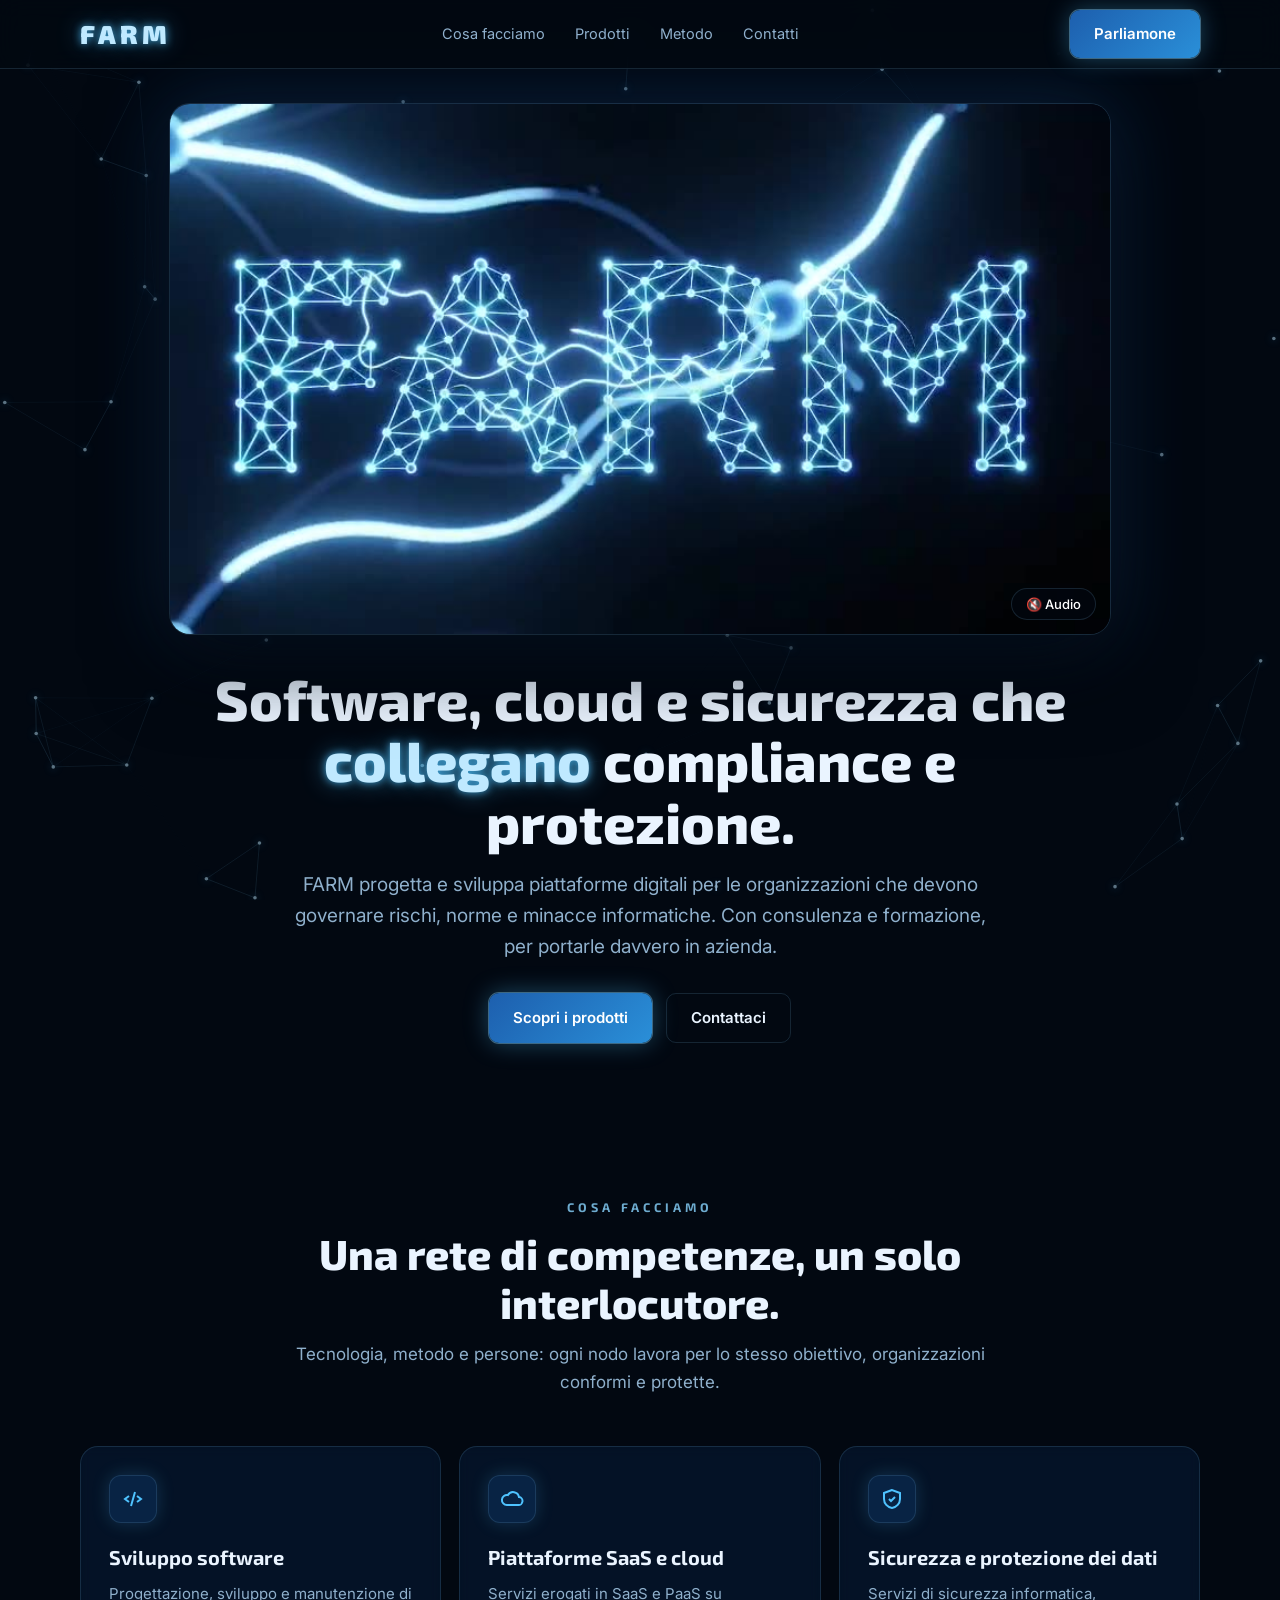
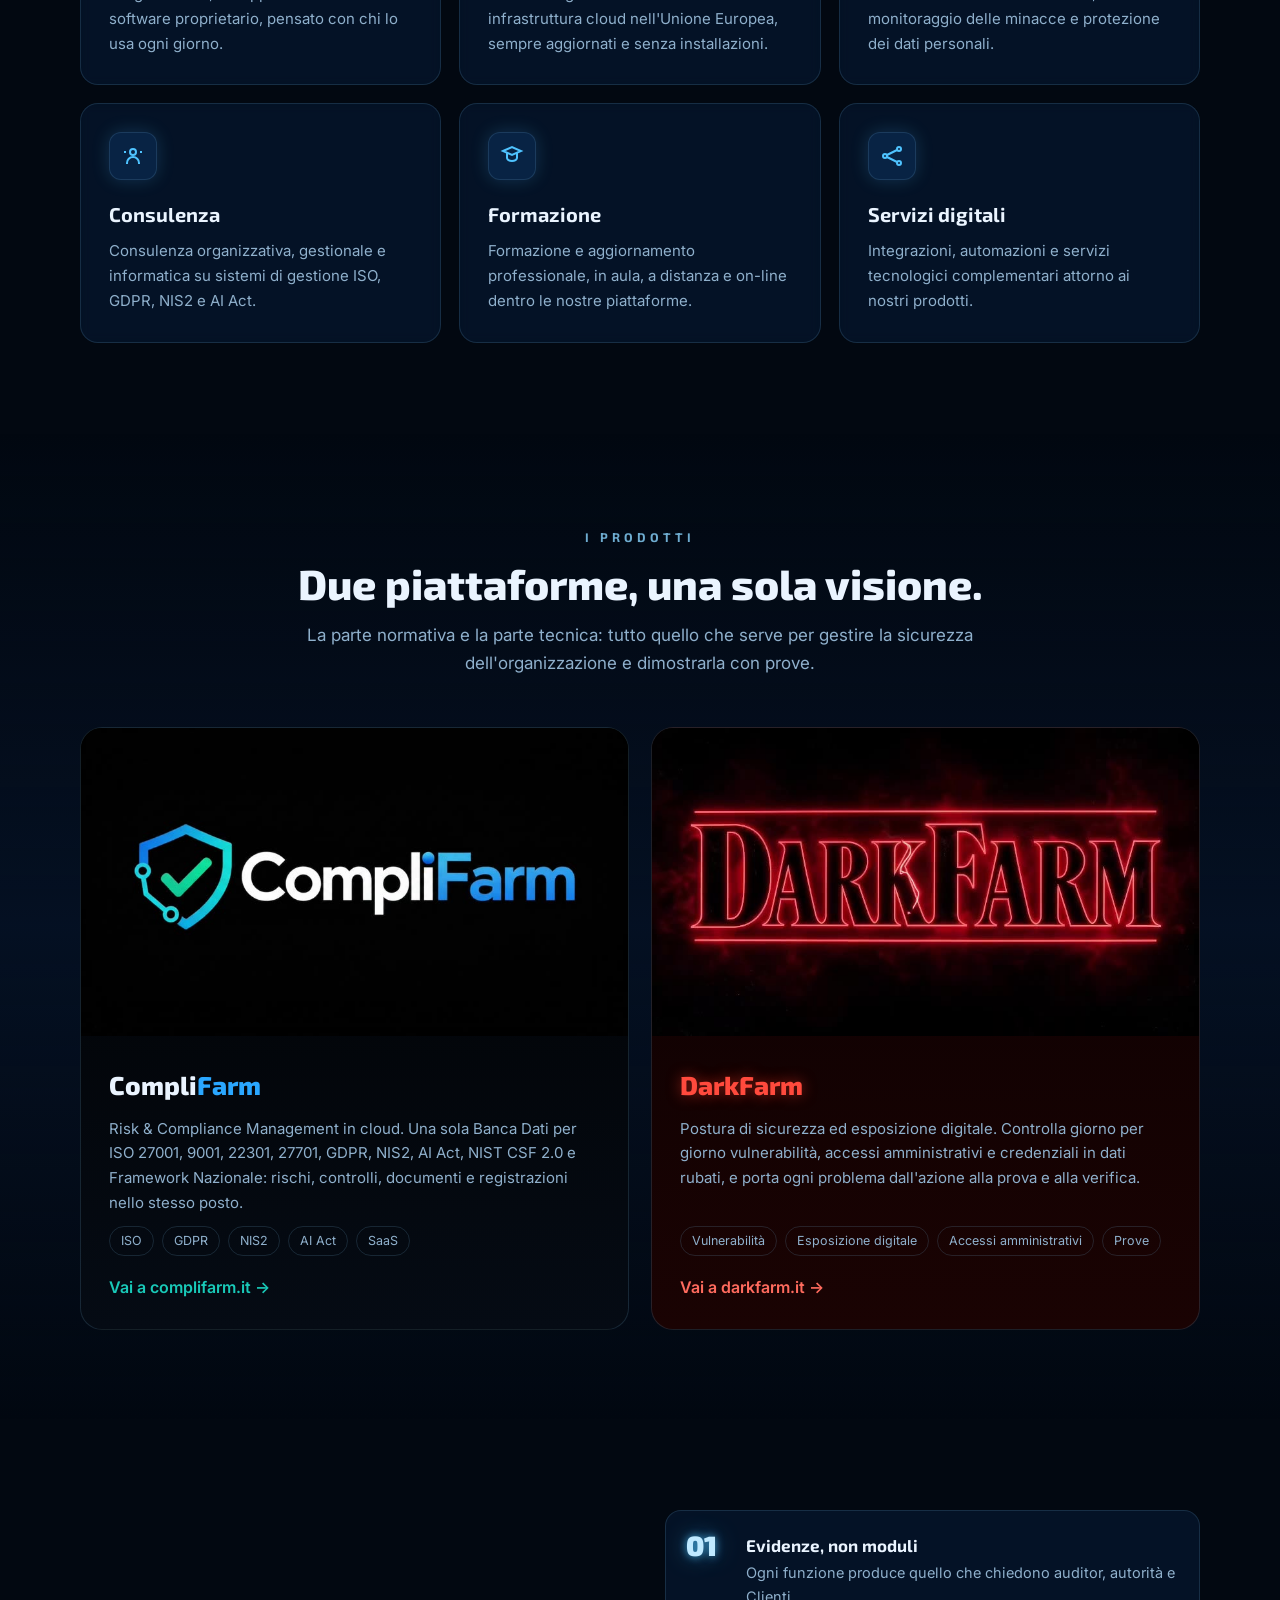
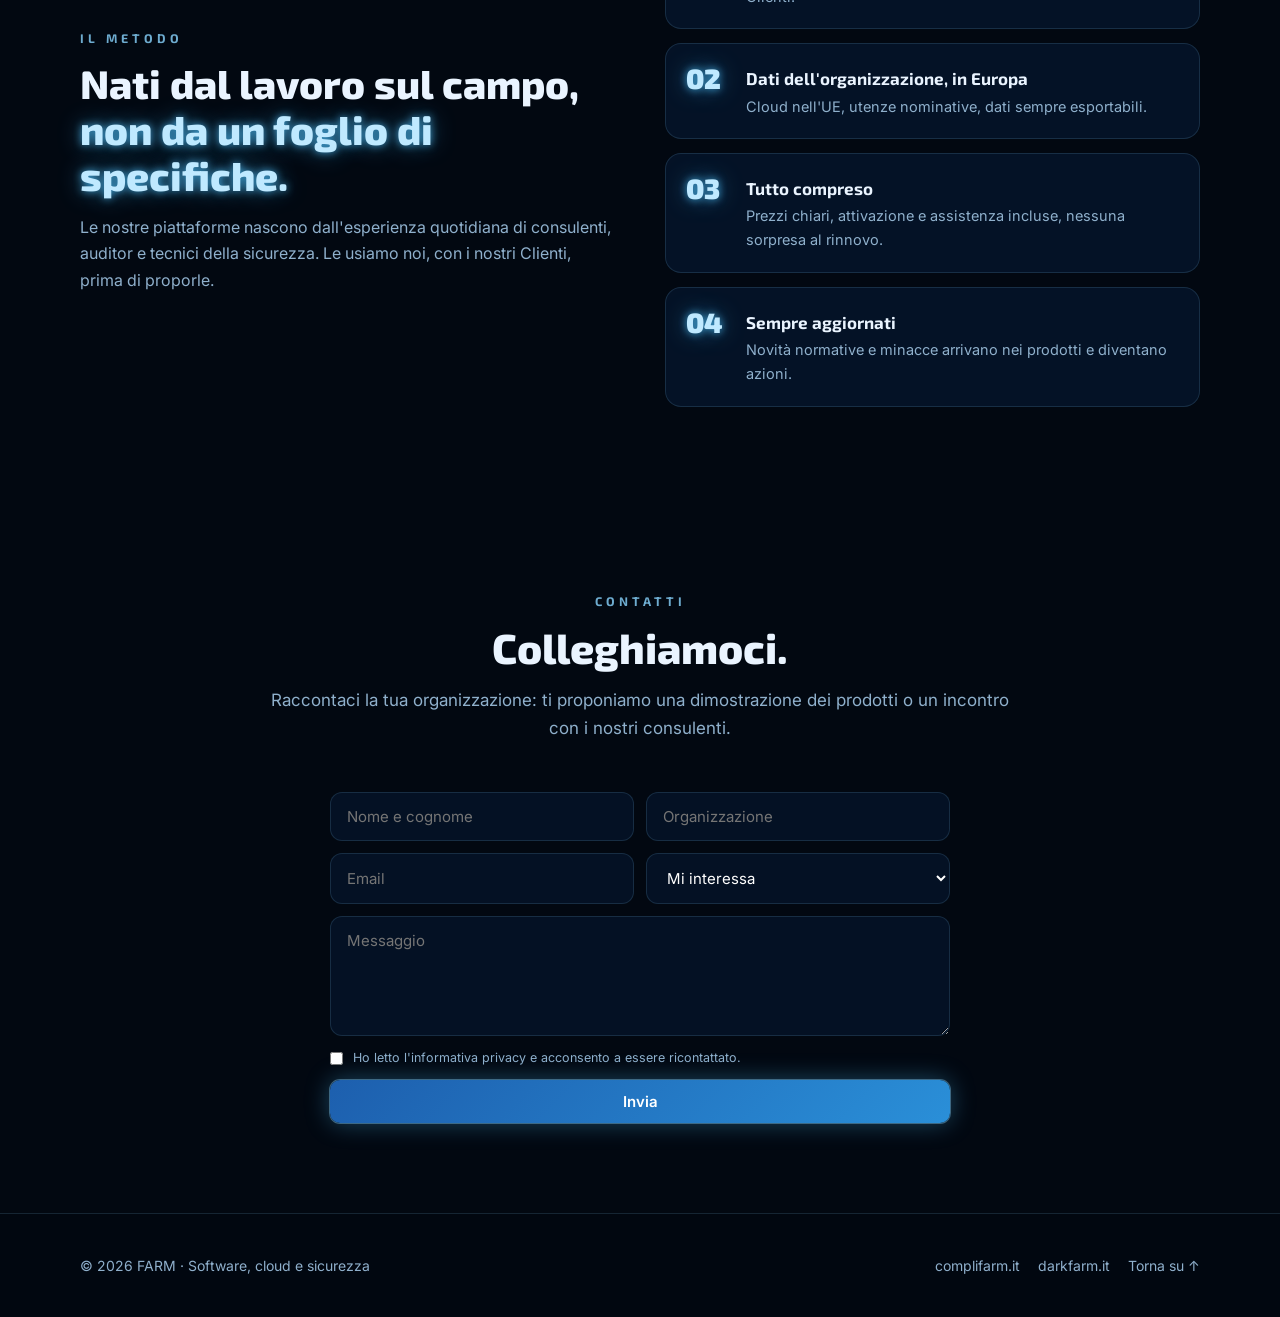
<file: siti/farm4.it/index.html>
<!doctype html>
<html lang="it">
<head>
<meta charset="utf-8">
<meta name="viewport" content="width=device-width, initial-scale=1">
<title>FARM - Software, cloud e sicurezza per le organizzazioni</title>
<meta name="description" content="FARM sviluppa software e piattaforme cloud per la compliance e la sicurezza informatica, con consulenza e formazione. CompliFarm e DarkFarm.">
<meta name="theme-color" content="#020811">
<link rel="preconnect" href="https://fonts.googleapis.com">
<link rel="preconnect" href="https://fonts.gstatic.com" crossorigin>
<link href="https://fonts.googleapis.com/css2?family=Exo+2:wght@500;700;800;900&family=Inter:wght@400;500;600&display=swap" rel="stylesheet">
<style>
:root{
  --bg:#020811;--bg2:#06142a;--card:rgba(10,38,77,.35);--line:rgba(110,172,208,.18);
  --text:#eaf4ff;--muted:#8fb0cc;
  --blue:#16467f;--glow:#6eacd0;--neon:#4fc3ff;--bright:#bfe9ff;
}
*{box-sizing:border-box;margin:0;padding:0}
html{scroll-behavior:smooth}
body{background:var(--bg);color:var(--text);font-family:Inter,system-ui,sans-serif;line-height:1.65;overflow-x:hidden;-webkit-font-smoothing:antialiased}
a{color:inherit;text-decoration:none}
h1,h2,h3,h4,.brand{font-family:"Exo 2",sans-serif}
.wrap{max-width:1160px;margin:0 auto;padding:0 20px;position:relative;z-index:1}
#net{position:fixed;inset:0;z-index:0;pointer-events:none;opacity:.55}
.neon{color:var(--bright);text-shadow:0 0 8px rgba(79,195,255,.8),0 0 24px rgba(79,195,255,.45)}

header{position:fixed;inset:0 0 auto 0;z-index:50;background:rgba(2,8,17,.75);backdrop-filter:blur(12px);border-bottom:1px solid var(--line)}
.nav{display:flex;align-items:center;justify-content:space-between;height:68px}
.brand{font-weight:900;font-size:26px;letter-spacing:4px}
.menu{display:flex;gap:30px;font-size:14.5px;color:var(--muted)}
.menu a:hover{color:var(--bright)}
.btn{display:inline-flex;align-items:center;gap:8px;padding:12px 24px;border-radius:10px;font-weight:600;font-size:15px;transition:.2s;font-family:Inter,sans-serif}
.btn-p{background:linear-gradient(135deg,#1d5fae,#2a8fd8);color:#fff;box-shadow:0 0 0 1px rgba(110,172,208,.5),0 0 24px rgba(79,195,255,.35)}
.btn-p:hover{box-shadow:0 0 0 1px var(--neon),0 0 36px rgba(79,195,255,.6)}
.btn-o{border:1px solid var(--line);color:var(--text)}
.btn-o:hover{border-color:var(--glow)}
.burger{display:none;background:none;border:0;color:#fff;font-size:26px;cursor:pointer}

.hero{padding:104px 0 60px;text-align:center}
.video-box{position:relative;max-width:940px;margin:0 auto;aspect-ratio:848/478;border-radius:20px;overflow:hidden;box-shadow:0 0 0 1px var(--line),0 30px 80px rgba(0,0,0,.6),0 0 80px rgba(22,70,127,.5)}
.video-box video{width:100%;height:100%;object-fit:cover;display:block}
.sound{position:absolute;right:14px;bottom:14px;background:rgba(2,8,17,.7);border:1px solid var(--line);color:#fff;border-radius:999px;padding:7px 14px;font:500 13px Inter,sans-serif;cursor:pointer}
.eyebrow{display:inline-block;font:700 12.5px "Exo 2",sans-serif;letter-spacing:4px;text-transform:uppercase;color:var(--glow);margin-bottom:14px}
.hero h1{font-size:clamp(30px,5vw,56px);line-height:1.1;font-weight:800;margin:34px auto 16px;max-width:900px}
.hero p{color:var(--muted);font-size:clamp(16px,2vw,19px);max-width:700px;margin:0 auto 30px}
.cta{display:flex;gap:14px;justify-content:center;flex-wrap:wrap}

section{padding:90px 0;position:relative}
.sec-h{text-align:center;max-width:760px;margin:0 auto 50px}
.sec-h h2{font-size:clamp(28px,3.8vw,42px);line-height:1.15;font-weight:800;margin-bottom:14px}
.sec-h p{color:var(--muted);font-size:17px}

.grid3{display:grid;grid-template-columns:repeat(3,1fr);gap:18px}
.card{background:var(--card);border:1px solid var(--line);border-radius:18px;padding:28px;backdrop-filter:blur(6px);transition:.25s}
.card:hover{border-color:rgba(110,172,208,.55);box-shadow:0 0 30px rgba(79,195,255,.15);transform:translateY(-3px)}
.ico{width:48px;height:48px;border-radius:12px;display:grid;place-items:center;margin-bottom:18px;color:var(--neon);border:1px solid var(--line);background:rgba(22,70,127,.35);box-shadow:0 0 18px rgba(79,195,255,.2)}
.ico svg{width:24px;height:24px}
.card h3{font-size:20px;font-weight:700;margin-bottom:8px}
.card p{color:var(--muted);font-size:15px}

.products{display:grid;grid-template-columns:1fr 1fr;gap:22px}
.prod{border-radius:22px;overflow:hidden;border:1px solid var(--line);display:flex;flex-direction:column;transition:.25s;background:#000}
.prod:hover{transform:translateY(-4px)}
.prod .media{aspect-ratio:16/9;overflow:hidden;background:#000}
.prod .media video,.prod .media img{width:100%;height:100%;object-fit:cover;display:block}
.prod .body{padding:28px;flex:1;display:flex;flex-direction:column;gap:10px}
.prod h3{font-size:26px;font-weight:800}
.prod p{color:var(--muted);font-size:15px;flex:1}
.prod .go{font-weight:600;margin-top:8px}
.prod.compli{background:linear-gradient(180deg,#000,#050b14)}
.prod.compli:hover{border-color:#1aa0e8;box-shadow:0 0 40px rgba(26,160,232,.25)}
.prod.compli h3 span{color:#2aa7ff}.prod.compli .go{color:#19c9b8}
.prod.dark{background:linear-gradient(180deg,#0a0001,#1a0303)}
.prod.dark:hover{border-color:#c0211a;box-shadow:0 0 40px rgba(220,40,30,.3)}
.prod.dark h3{font-family:"Exo 2";color:#ff4a3d;text-shadow:0 0 14px rgba(255,60,40,.55)}.prod.dark .go{color:#ff6b5e}
.tags{display:flex;flex-wrap:wrap;gap:8px}
.tags span{font-size:12.5px;padding:4px 11px;border-radius:999px;border:1px solid var(--line);color:var(--muted)}

.split{display:grid;grid-template-columns:1fr 1fr;gap:50px;align-items:center}
.vals{display:grid;gap:14px}
.val{display:flex;gap:16px;background:var(--card);border:1px solid var(--line);border-radius:16px;padding:20px}
.val b{font-family:"Exo 2";font-size:28px;font-weight:900;line-height:1;min-width:44px}
.val h4{font-size:17px;margin-bottom:2px}
.val p{color:var(--muted);font-size:14.5px}

.contact{text-align:center}
.form{max-width:620px;margin:0 auto;display:grid;gap:12px;text-align:left}
.form .row{display:grid;grid-template-columns:1fr 1fr;gap:12px}
.form input,.form textarea,.form select{width:100%;background:rgba(6,20,42,.8);border:1px solid var(--line);border-radius:12px;padding:14px 16px;color:#fff;font:15px Inter,sans-serif}
.form input:focus,.form textarea:focus,.form select:focus{outline:none;border-color:var(--neon);box-shadow:0 0 14px rgba(79,195,255,.25)}
.form textarea{min-height:120px}
.form small{color:var(--muted);font-size:12.5px}

footer{border-top:1px solid var(--line);padding:40px 0;color:var(--muted);font-size:14px;position:relative;z-index:1;background:rgba(2,8,17,.85)}
.foot{display:flex;justify-content:space-between;gap:20px;flex-wrap:wrap}
.foot a:hover{color:var(--bright)}
.sister{display:flex;gap:18px}

.reveal{opacity:0;transform:translateY(24px);transition:.7s cubic-bezier(.2,.7,.2,1)}
.reveal.in{opacity:1;transform:none}

@media (max-width:900px){
  .menu{display:none;position:absolute;top:68px;left:0;right:0;flex-direction:column;background:var(--bg);padding:20px;border-bottom:1px solid var(--line)}
  .menu.open{display:flex}
  .burger{display:block}.nav .btn-p{display:none}
  .grid3,.products,.split,.form .row{grid-template-columns:1fr}
  section{padding:64px 0}
}
@media (prefers-reduced-motion:reduce){.reveal{opacity:1;transform:none;transition:none}#net{display:none}}
</style>
</head>
<body>
<canvas id="net" aria-hidden="true"></canvas>

<header>
  <div class="wrap nav">
    <a class="brand neon" href="#top">FARM</a>
    <nav class="menu" id="menu">
      <a href="#cosa">Cosa facciamo</a>
      <a href="#prodotti">Prodotti</a>
      <a href="#metodo">Metodo</a>
      <a href="#contatti">Contatti</a>
    </nav>
    <a class="btn btn-p" href="#contatti">Parliamone</a>
    <button class="burger" aria-label="Menu" onclick="document.getElementById('menu').classList.toggle('open')">☰</button>
  </div>
</header>

<main id="top">
<section class="hero">
  <div class="wrap">
    <div class="video-box">
      <video id="logo" autoplay muted loop playsinline poster="media/poster.jpg">
        <source src="media/logo-farm.mp4" type="video/mp4">
      </video>
      <button class="sound" id="sound">🔇 Audio</button>
    </div>
    <h1>Software, cloud e sicurezza che <span class="neon">collegano</span> compliance e protezione.</h1>
    <p>FARM progetta e sviluppa piattaforme digitali per le organizzazioni che devono governare rischi, norme e minacce informatiche. Con consulenza e formazione, per portarle davvero in azienda.</p>
    <div class="cta">
      <a class="btn btn-p" href="#prodotti">Scopri i prodotti</a>
      <a class="btn btn-o" href="#contatti">Contattaci</a>
    </div>
  </div>
</section>

<section id="cosa">
  <div class="wrap">
    <div class="sec-h reveal">
      <span class="eyebrow">Cosa facciamo</span>
      <h2>Una rete di competenze, un solo interlocutore.</h2>
      <p>Tecnologia, metodo e persone: ogni nodo lavora per lo stesso obiettivo, organizzazioni conformi e protette.</p>
    </div>
    <div class="grid3">
      <div class="card reveal"><div class="ico"><svg viewBox="0 0 24 24" fill="none" stroke="currentColor" stroke-width="2"><path d="m8 9-4 3 4 3M16 9l4 3-4 3M14 5l-4 14"/></svg></div><h3>Sviluppo software</h3><p>Progettazione, sviluppo e manutenzione di software proprietario, pensato con chi lo usa ogni giorno.</p></div>
      <div class="card reveal"><div class="ico"><svg viewBox="0 0 24 24" fill="none" stroke="currentColor" stroke-width="2"><path d="M7 18a5 5 0 1 1 .9-9.9A6 6 0 0 1 19 10a4 4 0 0 1-1 8H7Z"/></svg></div><h3>Piattaforme SaaS e cloud</h3><p>Servizi erogati in SaaS e PaaS su infrastruttura cloud nell'Unione Europea, sempre aggiornati e senza installazioni.</p></div>
      <div class="card reveal"><div class="ico"><svg viewBox="0 0 24 24" fill="none" stroke="currentColor" stroke-width="2"><path d="M12 3 4 6v6c0 4.5 3.4 8.3 8 9 4.6-.7 8-4.5 8-9V6l-8-3Z"/><path d="m9 12 2 2 4-4"/></svg></div><h3>Sicurezza e protezione dei dati</h3><p>Servizi di sicurezza informatica, monitoraggio delle minacce e protezione dei dati personali.</p></div>
      <div class="card reveal"><div class="ico"><svg viewBox="0 0 24 24" fill="none" stroke="currentColor" stroke-width="2"><circle cx="12" cy="8" r="3"/><path d="M6 20v-1a6 6 0 0 1 12 0v1M19 8h2M3 8h2"/></svg></div><h3>Consulenza</h3><p>Consulenza organizzativa, gestionale e informatica su sistemi di gestione ISO, GDPR, NIS2 e AI Act.</p></div>
      <div class="card reveal"><div class="ico"><svg viewBox="0 0 24 24" fill="none" stroke="currentColor" stroke-width="2"><path d="M3 7l9-4 9 4-9 4-9-4Z"/><path d="M7 9v5c0 1.5 2.2 3 5 3s5-1.5 5-3V9"/></svg></div><h3>Formazione</h3><p>Formazione e aggiornamento professionale, in aula, a distanza e on-line dentro le nostre piattaforme.</p></div>
      <div class="card reveal"><div class="ico"><svg viewBox="0 0 24 24" fill="none" stroke="currentColor" stroke-width="2"><circle cx="5" cy="12" r="2"/><circle cx="19" cy="5" r="2"/><circle cx="19" cy="19" r="2"/><path d="M7 11l10-5M7 13l10 5"/></svg></div><h3>Servizi digitali</h3><p>Integrazioni, automazioni e servizi tecnologici complementari attorno ai nostri prodotti.</p></div>
    </div>
  </div>
</section>

<section id="prodotti" style="background:linear-gradient(180deg,transparent,rgba(6,20,42,.7),transparent)">
  <div class="wrap">
    <div class="sec-h reveal">
      <span class="eyebrow">I prodotti</span>
      <h2>Due piattaforme, una sola visione.</h2>
      <p>La parte normativa e la parte tecnica: tutto quello che serve per gestire la sicurezza dell'organizzazione e dimostrarla con prove.</p>
    </div>
    <div class="products">
      <a class="prod compli reveal" href="https://complifarm.it">
        <div class="media"><img src="media/complifarm.jpg" alt="Logo CompliFarm" loading="lazy" onerror="this.style.display='none'"></div>
        <div class="body">
          <h3>Compli<span>Farm</span></h3>
          <p>Risk &amp; Compliance Management in cloud. Una sola Banca Dati per ISO 27001, 9001, 22301, 27701, GDPR, NIS2, AI Act, NIST CSF 2.0 e Framework Nazionale: rischi, controlli, documenti e registrazioni nello stesso posto.</p>
          <div class="tags"><span>ISO</span><span>GDPR</span><span>NIS2</span><span>AI Act</span><span>SaaS</span></div>
          <span class="go">Vai a complifarm.it →</span>
        </div>
      </a>
      <a class="prod dark reveal" href="https://darkfarm.it">
        <div class="media"><img src="media/darkfarm.jpg" alt="Logo DarkFarm" loading="lazy" onerror="this.style.display='none'"></div>
        <div class="body">
          <h3>DarkFarm</h3>
          <p>Postura di sicurezza ed esposizione digitale. Controlla giorno per giorno vulnerabilità, accessi amministrativi e credenziali in dati rubati, e porta ogni problema dall'azione alla prova e alla verifica.</p>
          <div class="tags"><span>Vulnerabilità</span><span>Esposizione digitale</span><span>Accessi amministrativi</span><span>Prove</span></div>
          <span class="go">Vai a darkfarm.it →</span>
        </div>
      </a>
    </div>
  </div>
</section>

<section id="metodo">
  <div class="wrap split">
    <div class="reveal">
      <span class="eyebrow">Il metodo</span>
      <h2 style="font-size:clamp(28px,3.6vw,40px);line-height:1.15;font-weight:800;margin-bottom:16px">Nati dal lavoro sul campo, <span class="neon">non da un foglio di specifiche.</span></h2>
      <p style="color:var(--muted)">Le nostre piattaforme nascono dall'esperienza quotidiana di consulenti, auditor e tecnici della sicurezza. Le usiamo noi, con i nostri Clienti, prima di proporle.</p>
    </div>
    <div class="vals">
      <div class="val reveal"><b class="neon">01</b><div><h4>Evidenze, non moduli</h4><p>Ogni funzione produce quello che chiedono auditor, autorità e Clienti.</p></div></div>
      <div class="val reveal"><b class="neon">02</b><div><h4>Dati dell'organizzazione, in Europa</h4><p>Cloud nell'UE, utenze nominative, dati sempre esportabili.</p></div></div>
      <div class="val reveal"><b class="neon">03</b><div><h4>Tutto compreso</h4><p>Prezzi chiari, attivazione e assistenza incluse, nessuna sorpresa al rinnovo.</p></div></div>
      <div class="val reveal"><b class="neon">04</b><div><h4>Sempre aggiornati</h4><p>Novità normative e minacce arrivano nei prodotti e diventano azioni.</p></div></div>
    </div>
  </div>
</section>

<section id="contatti" class="contact">
  <div class="wrap">
    <div class="sec-h reveal">
      <span class="eyebrow">Contatti</span>
      <h2>Colleghiamoci.</h2>
      <p>Raccontaci la tua organizzazione: ti proponiamo una dimostrazione dei prodotti o un incontro con i nostri consulenti.</p>
    </div>
    <form class="form reveal" id="form">
      <div class="row"><input name="nome" placeholder="Nome e cognome" required><input name="azienda" placeholder="Organizzazione" required></div>
      <div class="row"><input name="email" type="email" placeholder="Email" required>
        <select name="interesse"><option value="">Mi interessa</option><option>CompliFarm</option><option>DarkFarm</option><option>Consulenza</option><option>Formazione</option><option>Altro</option></select></div>
      <textarea name="messaggio" placeholder="Messaggio"></textarea>
      <label style="display:flex;gap:10px;align-items:flex-start"><input type="checkbox" required style="width:auto;margin-top:4px"><small>Ho letto l'informativa privacy e acconsento a essere ricontattato.</small></label>
      <button class="btn btn-p" type="submit" style="justify-content:center;border:0;cursor:pointer">Invia</button>
    </form>
  </div>
</section>
</main>

<footer>
  <div class="wrap foot">
    <div>© <span id="y"></span> FARM · Software, cloud e sicurezza</div>
    <div class="sister"><a href="https://complifarm.it">complifarm.it</a><a href="https://darkfarm.it">darkfarm.it</a><a href="#top">Torna su ↑</a></div>
  </div>
</footer>

<script>
document.getElementById('y').textContent=new Date().getFullYear();
const v=document.getElementById('logo'),s=document.getElementById('sound');
s.onclick=()=>{v.muted=!v.muted;if(!v.muted)v.play();s.textContent=v.muted?'🔇 Audio':'🔊 Audio'};
const io=new IntersectionObserver(e=>e.forEach(x=>{if(x.isIntersecting){x.target.classList.add('in');io.unobserve(x.target)}}),{threshold:.12});
document.querySelectorAll('.reveal').forEach(el=>io.observe(el));
document.querySelectorAll('.menu a').forEach(a=>a.onclick=()=>document.getElementById('menu').classList.remove('open'));
document.getElementById('form').onsubmit=e=>{e.preventDefault();const f=new FormData(e.target);
  const body=`Nome: ${f.get('nome')}\nOrganizzazione: ${f.get('azienda')}\nEmail: ${f.get('email')}\nInteresse: ${f.get('interesse')}\n\n${f.get('messaggio')}`;
  location.href='mailto:info@farm4.it?subject='+encodeURIComponent('Contatto dal sito FARM')+'&body='+encodeURIComponent(body)};

/* rete di nodi come nel logo */
(()=>{const c=document.getElementById('net');if(matchMedia('(prefers-reduced-motion:reduce)').matches)return;
const x=c.getContext('2d');let W,H,P=[];
function rs(){W=c.width=innerWidth;H=c.height=innerHeight;const n=Math.min(70,Math.floor(W*H/22000));
  P=Array.from({length:n},()=>({x:Math.random()*W,y:Math.random()*H,vx:(Math.random()-.5)*.3,vy:(Math.random()-.5)*.3}))}
rs();addEventListener('resize',rs);
(function f(){x.clearRect(0,0,W,H);
  for(const p of P){p.x+=p.vx;p.y+=p.vy;if(p.x<0||p.x>W)p.vx*=-1;if(p.y<0||p.y>H)p.vy*=-1}
  for(let i=0;i<P.length;i++)for(let j=i+1;j<P.length;j++){const a=P[i],b=P[j],d=Math.hypot(a.x-b.x,a.y-b.y);
    if(d<150){x.strokeStyle=`rgba(110,172,208,${(1-d/150)*.35})`;x.lineWidth=1;x.beginPath();x.moveTo(a.x,a.y);x.lineTo(b.x,b.y);x.stroke()}}
  for(const p of P){x.fillStyle='rgba(191,233,255,.85)';x.shadowColor='#4fc3ff';x.shadowBlur=8;x.beginPath();x.arc(p.x,p.y,1.8,0,7);x.fill()}
  x.shadowBlur=0;requestAnimationFrame(f)})()})();
</script>
</body>
</html>
</file>
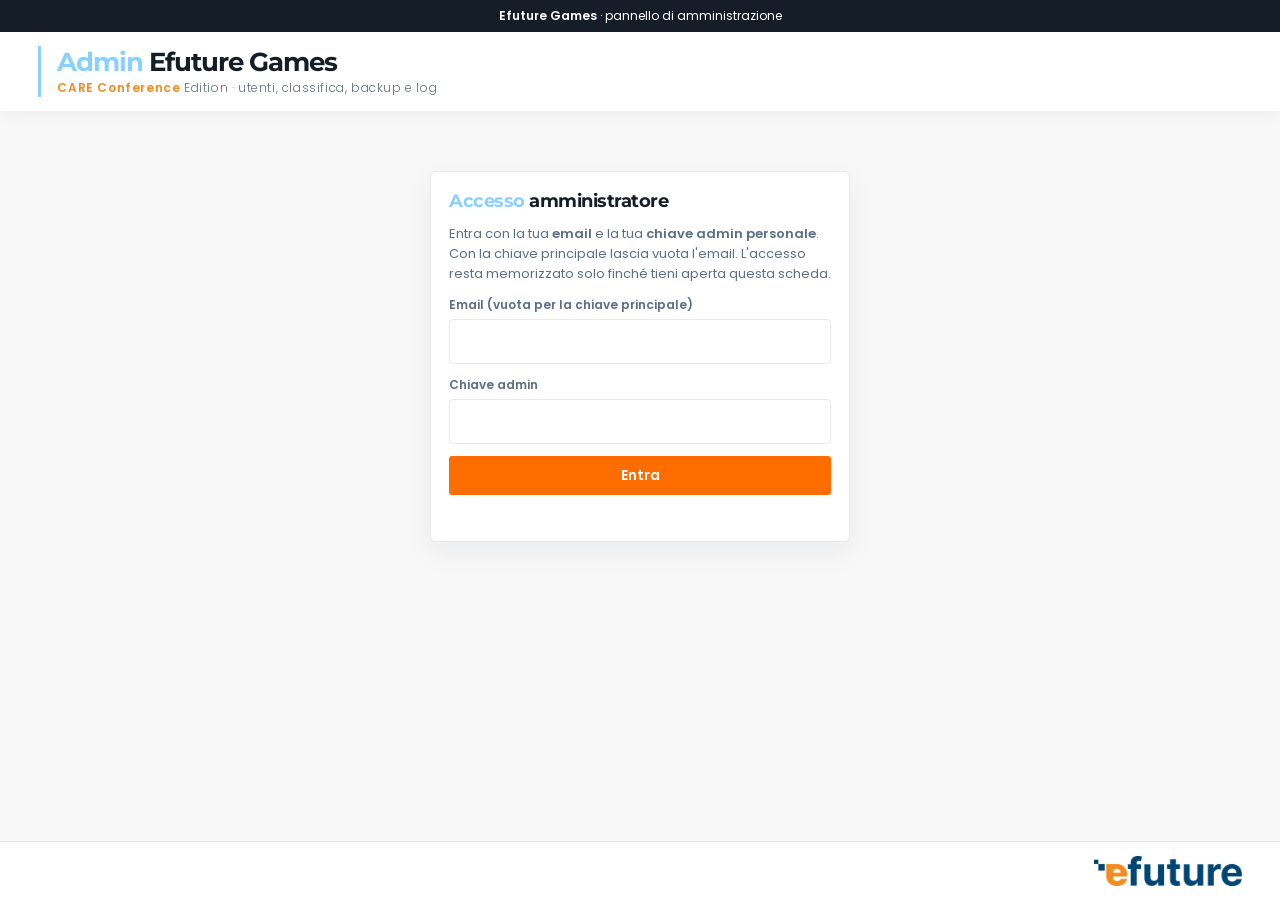
<file: admin.html>
<!doctype html>
<html lang="it">
<head>
<meta charset="utf-8">
<meta name="viewport" content="width=device-width,initial-scale=1,viewport-fit=cover">
<title>Admin · Efuture Games</title>
<meta name="robots" content="noindex,nofollow">
<meta name="theme-color" content="#141d28">
<meta name="color-scheme" content="light">
<link rel="icon" type="image/png" href="icons/app-favicon.png">
<style>
@font-face{font-family:'Montserrat';font-style:normal;font-weight:700;font-display:swap;src:url(fonts/montserrat-latin-700-normal.woff2) format('woff2');}
@font-face{font-family:'Montserrat';font-style:normal;font-weight:800;font-display:swap;src:url(fonts/montserrat-latin-800-normal.woff2) format('woff2');}
@font-face{font-family:'Poppins';font-style:normal;font-weight:300;font-display:swap;src:url(fonts/poppins-latin-300-normal.woff2) format('woff2');}
@font-face{font-family:'Poppins';font-style:normal;font-weight:400;font-display:swap;src:url(fonts/poppins-latin-400-normal.woff2) format('woff2');}
@font-face{font-family:'Poppins';font-style:normal;font-weight:600;font-display:swap;src:url(fonts/poppins-latin-600-normal.woff2) format('woff2');}
/* Pannello di amministrazione nello stile efuture.it: barra scura, titoli Montserrat con parola azzurra, schede bianche */
:root{
  color-scheme:light;
  --ink:#141d28; --text:#233142; --muted:#5c6f87; --navy:#002238; --sky:#8ad0ff;
  --orange:#ff6d00; --brand-orange:#f18c22; --danger:#d93636; --ok:#1f9d57;
  --bg:#f8f8f9; --card:#fff; --line:#e6eaef; --row:#f3f5f8;
  --title:'Montserrat',system-ui,sans-serif; --body:'Poppins',system-ui,sans-serif;
}
*{box-sizing:border-box}
html,body{margin:0;min-height:100%;background:var(--bg);color:var(--text)}
body{font-family:var(--body);font-size:14px;min-height:100vh;display:flex;flex-direction:column}
[hidden]{display:none!important}
button,input,select{font:inherit}
button:focus-visible,input:focus-visible,select:focus-visible{outline:2px solid var(--sky);outline-offset:2px}
.topbar{background:var(--ink);color:#fff;font-size:12px;text-align:center;padding:calc(7px + env(safe-area-inset-top,0px)) 16px 7px}
.topbar b{font-weight:600}
header{background:#fff;display:flex;align-items:center;gap:24px;padding:14px clamp(16px,3vw,40px);flex-wrap:wrap;box-shadow:0 2px 14px rgba(20,29,40,.06)}
.afoot{margin-top:auto;display:flex;justify-content:flex-end;padding:14px clamp(16px,3vw,40px) calc(14px + env(safe-area-inset-bottom,0px));background:#fff;border-top:1px solid var(--line,#e3e8ef)}   /* logo Efuture in basso a destra */
.afoot img{height:30px;width:auto;display:block}
.special{border-left:3px solid var(--sky);padding-left:16px}
h1{font-family:var(--title);font-weight:700;font-size:clamp(20px,2vw,30px);letter-spacing:-1px;margin:0;color:var(--ink)}
h2{font-family:var(--title);font-weight:700;font-size:18px;letter-spacing:-.5px;margin:0;color:var(--ink)}
mark{background:none;color:var(--sky);padding:0}
.label{font-size:12px;font-weight:300;letter-spacing:.6px;color:var(--muted);margin-top:2px}
.label b{font-weight:600;color:var(--brand-orange)}
.hright{margin-left:auto;display:flex;gap:10px;align-items:center}
.btn{background:var(--orange);color:#fff;border:0;border-radius:3px;padding:9px 14px;font-weight:600;cursor:pointer;white-space:nowrap}
.btn:hover{filter:brightness(.95)}
.btn:disabled{opacity:.5;cursor:default}
.btn.ghost{background:#fff;color:var(--ink);border:1px solid var(--line)}
.btn.navy{background:var(--navy)}
.btn.danger{background:var(--danger)}
.btn.del{background:#fff;color:var(--danger);border:1px solid var(--danger);padding:4px 10px;font-size:12px}
main{flex:1;width:100%;max-width:1200px;margin:0 auto;padding:20px clamp(16px,3vw,40px) 40px;display:flex;flex-direction:column;gap:18px}
.card{background:var(--card);border:1px solid var(--line);border-radius:6px;box-shadow:0 10px 30px rgba(20,29,40,.06);padding:18px;display:flex;flex-direction:column;gap:12px;min-width:0}
.login{max-width:420px;margin:40px auto 0;width:100%}
.field{display:flex;flex-direction:column;gap:5px}
.field label{font-size:12px;color:var(--muted);font-weight:600}
.pwrap{position:relative;display:block;width:100%}
.pwrap input{padding-right:46px}
.eye{position:absolute;right:2px;top:50%;transform:translateY(-50%);width:42px;height:38px;border:0;background:none;cursor:pointer;color:var(--muted,#5a6b7d);display:grid;place-items:center;border-radius:4px}
.eye:hover{color:var(--ink)}
.eye svg{width:20px;height:20px;fill:none;stroke:currentColor;stroke-width:2;stroke-linecap:round;stroke-linejoin:round}
input[type=text],input[type=email],input[type=password],select{width:100%;padding:10px 12px;border:1px solid var(--line);border-radius:4px;background:#fff;color:var(--ink);font-size:15px}
.msg{font-size:13px;min-height:1.2em;color:var(--muted)}
.msg.err{color:var(--danger)} .msg.ok{color:var(--ok)}
.stats{display:grid;grid-template-columns:repeat(auto-fit,minmax(150px,1fr));gap:12px}
.stat{background:var(--navy);color:#fff;border-radius:6px;padding:14px 16px}
.stat b{font-family:var(--title);font-weight:800;font-size:26px;display:block;line-height:1.1}
.stat span{font-size:12px;font-weight:300;color:#b7c7d8}
.hamb{display:inline-flex;align-items:center;gap:8px;background:#fff;color:var(--ink);border:1px solid var(--line);border-radius:3px;padding:8px 12px;font-weight:600;cursor:pointer}
.hamb .bars{width:18px;height:2px;background:currentColor;position:relative;display:inline-block}
.hamb .bars::before,.hamb .bars::after{content:"";position:absolute;left:0;width:18px;height:2px;background:currentColor}
.hamb .bars::before{top:-6px} .hamb .bars::after{top:6px}
/* menu a comparsa (hamburger) */
.side{position:fixed;top:0;left:0;bottom:0;z-index:40;width:270px;max-width:86vw;background:var(--card);border-right:1px solid var(--line);box-shadow:8px 0 30px rgba(20,29,40,.18);padding:14px 12px calc(14px + env(safe-area-inset-bottom,0px));display:flex;flex-direction:column;gap:2px;overflow-y:auto;transform:translateX(-105%);transition:transform .22s ease;visibility:hidden}
.side.open{transform:none;visibility:visible}
.side .shead{display:flex;align-items:center;justify-content:space-between;padding:4px 6px 10px;border-bottom:1px solid var(--line);margin-bottom:6px}
.side .shead b{font-family:var(--title);font-size:16px}
.side .x{background:none;border:0;font-size:20px;line-height:1;cursor:pointer;color:var(--muted);padding:4px 8px}
.sideback{position:fixed;inset:0;z-index:39;background:rgba(20,29,40,.35)}
.side .grp{font-size:11px;font-weight:700;letter-spacing:.08em;text-transform:uppercase;color:var(--muted);padding:12px 10px 4px}
.tab{background:none;border:0;border-left:3px solid transparent;border-radius:3px;padding:10px 10px;cursor:pointer;color:var(--ink);font-weight:600;text-align:left}
.tab:hover{background:var(--row)}
.tab.sub{padding-left:20px;font-weight:500;color:var(--muted)}
.tab.on{color:var(--ink);background:var(--row);border-left-color:var(--sky)}
.tab.danger{color:#b84a4a} .tab.danger.on{color:var(--danger);border-left-color:var(--danger)}
.tab.logout{margin-top:10px;border-top:1px solid var(--line);border-radius:0;padding-top:12px}
#paneTitle{font-family:var(--title);font-weight:700;font-size:20px;letter-spacing:-.5px;margin:0 0 4px;color:var(--ink)}
/* utenti: simbolo del tipo, utenti disabilitati, popup Modifica e conferme */
.ttype{font-size:18px;line-height:1;cursor:default;white-space:nowrap}
tr.off td{color:#9aa6b2} tr.off .ttype{filter:grayscale(1);opacity:.6}
.offtag{display:inline-block;margin-left:6px;font-size:11px;font-weight:600;color:var(--danger);border:1px solid var(--danger);border-radius:3px;padding:0 5px;vertical-align:1px}
.sorth{background:none;border:0;padding:0;font:inherit;font-weight:inherit;color:inherit;cursor:pointer;display:inline-flex;align-items:center;gap:4px;white-space:nowrap}
.sorth .arr{font-size:10px;color:var(--muted)}
th[aria-sort=ascending] .arr,th[aria-sort=descending] .arr{color:var(--orange,#f18c22)}
.sorth:hover{text-decoration:underline}
.btn.edit{background:#fff;color:var(--navy);border:1px solid var(--navy);padding:0;width:32px;height:32px;display:inline-flex;align-items:center;justify-content:center;border-radius:6px}
.btn.edit:hover{background:#eaf6ff}
.acts{display:flex;gap:6px;flex-wrap:nowrap}
.rstar{background:none;border:0;padding:2px;font-size:24px;line-height:1;cursor:pointer;text-shadow:0 1px 0 rgba(0,0,0,.18)}
.rstar.y{color:#f5b301}.rstar.g{color:#1f9d5c}
.rstar.no{cursor:default;color:#c9d2db;text-shadow:none}
.rlink{display:flex;gap:8px;align-items:center;flex-wrap:wrap;margin-top:10px;padding:10px 12px;border:1px dashed var(--line);border-radius:6px}
.rlink label{font-weight:600;white-space:nowrap}
.rlink input{flex:1;min-width:220px}
.btn.ico{background:#fff;color:var(--navy);border:1px solid var(--line);padding:0;width:32px;height:32px;display:inline-flex;align-items:center;justify-content:center;border-radius:6px;font-size:15px}
.btn.ico:hover{background:#eaf6ff}
.pop{position:fixed;inset:0;z-index:60;display:flex;align-items:center;justify-content:center;background:rgba(20,29,40,.45);padding:16px}
.pop .box{background:#fff;border-radius:8px;box-shadow:0 20px 50px rgba(20,29,40,.3);width:100%;max-width:440px;padding:20px;display:flex;flex-direction:column;gap:14px;max-height:calc(100vh - 32px);overflow-y:auto}
.pop h3{font-family:var(--title);font-weight:700;font-size:18px;margin:0;color:var(--ink)}
.pop .who{font-size:13px;color:var(--muted);margin-top:-8px}
.pop .grp2{display:flex;flex-direction:column;gap:8px;border-top:1px solid var(--line);padding-top:12px}
.pop .grp2>b{font-size:12px;text-transform:uppercase;letter-spacing:.06em;color:var(--muted)}
.pop .opts{display:flex;flex-wrap:wrap;gap:6px}
.pop .opt{background:#fff;border:1px solid var(--line);border-radius:4px;padding:8px 10px;cursor:pointer;font-weight:600;color:var(--ink);display:inline-flex;gap:6px;align-items:center}
.pop .opt.on{border-color:var(--sky);background:#eaf6ff;cursor:default}
#vDef{display:flex;flex-wrap:wrap;gap:6px}
#hDef .opt,#vDef .opt{background:#fff;border:1px solid var(--line);border-radius:4px;padding:10px 12px;cursor:pointer;font-weight:600;color:var(--ink)}
#hDef .opt.on,#vDef .opt.on{border-color:var(--sky);background:#eaf6ff;box-shadow:inset 0 0 0 1px var(--sky)}
/* campi della registrazione: una riga per campo, tre scelte */
#cfTable{border-collapse:collapse;width:100%;max-width:920px;background:#fff;border:1px solid var(--line);border-radius:6px}
#cfTable th,#cfTable td{padding:9px 12px;text-align:left;border-top:1px solid var(--line);vertical-align:middle}
#cfTable thead th{border-top:0;background:var(--panel-2,#f2f7fc);font-size:12px}
#cfTable .cf{display:flex;flex-wrap:wrap;gap:6px}
#cfTable .cf button{background:#fff;border:1px solid var(--line);border-radius:4px;padding:7px 10px;cursor:pointer;font:inherit;font-weight:600;color:var(--ink)}
#cfTable .cf button.on{border-color:var(--sky);background:#eaf6ff;box-shadow:inset 0 0 0 1px var(--sky)}
#cfTable .cf button:disabled{opacity:.35;cursor:not-allowed}
/* categorie degli utenti: Staff, Sponsor, Ospite */
.cat{font:inherit;font-size:12px;font-weight:700;padding:5px 8px;min-width:104px;border-radius:999px;border:1px solid;cursor:pointer}
.cat.staff{background:#e8f0fb;color:#1d4f86;border-color:#9fbbe0}
.cat.sponsor{background:#fff3df;color:#8a5000;border-color:#e8c48a}
.cat.ospite{background:#e9f7ee;color:#1f6b3d;border-color:#9fd3b2}
#pCats,#cFil{display:inline-flex;gap:6px;flex-wrap:wrap}
#cFil button{padding:6px 12px;font-size:12px}
.cdesc{display:-webkit-box;-webkit-line-clamp:2;-webkit-box-orient:vertical;overflow:hidden;max-width:340px;font-size:13px}
.ctipo{white-space:nowrap;font-size:13px}
.ulink{background:none;border:0;padding:0;font:inherit;font-size:12px;color:var(--navy);cursor:pointer;text-decoration:underline;text-align:left}
.pecont{display:flex;flex-direction:column;gap:4px;align-items:flex-start}
.pecont .ulink{font-size:13px}
.ulink:disabled{cursor:default;text-decoration:none;color:var(--muted)}
.cint{white-space:nowrap;font-weight:600;font-size:12px;padding:3px 8px;border-radius:999px;background:#eef2f6}
.cint.medio{background:#fff4d6}
.cint.alto{background:#ffe1df;color:#9b1c14}
#ctForm textarea{font:inherit;padding:8px 10px;border:1px solid var(--line);border-radius:4px;resize:vertical}
#pCats button{padding:6px 12px;font-size:12px}
.subtel{display:block;font-size:11px;color:var(--muted,#5b7085)}
/* icona della categoria in tabella (cliccabile) e nei pulsanti di Modifica */
.caticon{display:inline-grid;place-items:center;width:34px;height:34px;border-radius:50%;border:1px solid var(--line);background:#fff;font-size:18px;line-height:1;padding:0;cursor:pointer;vertical-align:middle}
.caticon img{width:20px;height:20px;display:block}
.caticon.staff{background:#eef4fb;border-color:#9fbbe0}.caticon.sponsor{background:#fff6e6;border-color:#e8c48a}.caticon.ospite{background:#ecf8f0;border-color:#9fd3b2}
span.caticon{width:26px;height:26px;font-size:15px;cursor:inherit}span.caticon img{width:16px;height:16px}
button.caticon:hover{box-shadow:0 0 0 3px rgba(61,127,176,.18)}
/* Modifica utente › Dati: etichette a sinistra, campi a destra (una colonna sul telefono) */
.dati .dgrid{display:grid;grid-template-columns:max-content minmax(0,1fr);gap:6px 10px;align-items:center;margin:6px 0}
.dati .dgrid input{font:inherit;padding:7px 9px;border:1px solid var(--line);border-radius:4px;min-width:0}
@media (max-width:520px){ .dati .dgrid{grid-template-columns:1fr} }
.pop .row2{display:flex;gap:10px;justify-content:flex-end;flex-wrap:wrap}
.pop p{margin:0;font-size:14px;line-height:1.55;color:var(--text)}
.keyform{display:flex;flex-direction:column;gap:8px}
.pop .opts .btn.on{background:#e8f4ff;border-color:var(--sky);color:var(--ink)}
.newkey{display:flex;flex-wrap:wrap;gap:8px;align-items:center;background:#fff8e6;border:1px solid #f0c36a;border-radius:4px;padding:10px}
.newkey span{font-size:12px;color:var(--muted);width:100%}
.newkey code{font-size:16px;font-weight:700;letter-spacing:1px;user-select:all}
.bar{display:flex;gap:10px;align-items:center;flex-wrap:wrap}
.bar .grow{flex:1}
.tablewrap{overflow:auto;border:1px solid var(--line);border-radius:4px;max-height:65vh}
table{border-collapse:collapse;width:100%;font-size:13px}
th,td{text-align:left;padding:8px 10px;border-bottom:1px solid var(--line);vertical-align:top}
th{position:sticky;top:0;background:var(--row);font-weight:600;color:var(--ink);white-space:nowrap}
td.num{text-align:right;font-variant-numeric:tabular-nums}
td.small{font-size:12px;color:var(--muted)}
tr:hover td{background:#fbfcfd}
.tag{display:inline-block;border-radius:3px;padding:2px 7px;font-size:11px;font-weight:600;background:#e3f3ff;color:var(--navy);white-space:nowrap}
.tag.admin{background:#ffe7d4;color:#8a3a00}
.tag.err{background:#fde2e2;color:#8a1c1c}
.danger-box{border:1px solid #f3c2c2;background:#fff7f7;border-radius:6px;padding:14px;display:flex;flex-direction:column;gap:10px}
.danger-box h3{margin:0;font-family:var(--title);font-size:15px;color:var(--danger)}
p{margin:0;line-height:1.55}
.dim{color:var(--muted);font-size:13px}
code{background:var(--row);padding:1px 5px;border-radius:3px}
@media (max-width:600px){ .hright{margin-left:0;width:100%} .tsep{display:none} }
/* Link */
.links{display:flex;flex-direction:column;gap:16px}
.lgroup h3{margin:0 0 6px;font-family:var(--title);font-size:15px;color:var(--ink)}
.lrow{display:grid;grid-template-columns:minmax(150px,1fr) minmax(0,2fr) auto;gap:10px;align-items:center;padding:8px 10px;border:1px solid var(--line);border-radius:4px;background:#fff}
.lrow+.lrow{margin-top:6px}
.lrow b{display:block;color:var(--ink);font-size:13px} .lrow small{color:var(--muted);font-size:12px}
.lrow a.u{font-family:ui-monospace,monospace;font-size:12px;color:var(--navy);word-break:break-all}
.lrow .acts{display:flex;gap:6px}
.lrow .btn{padding:6px 10px;font-size:12px}
.lqr{grid-column:1/-1;display:flex;justify-content:center;padding:8px 0}
.lqr svg{width:200px;height:auto}
@media (max-width:700px){ .lrow{grid-template-columns:1fr} }
/* Tutorial a slide */
.labhead{display:flex;justify-content:space-between;align-items:flex-start;gap:16px;flex-wrap:wrap}
.labhead #labSum{white-space:nowrap;font-weight:600}
.lablist{display:flex;flex-direction:column;gap:12px;margin-top:14px}
.lab{display:grid;grid-template-columns:auto minmax(0,1fr) auto;gap:16px;align-items:center;border:1px solid var(--line);border-radius:8px;background:#fff;padding:14px 16px}
.lab .num{width:42px;height:42px;border-radius:50%;display:grid;place-items:center;font-family:var(--title);font-weight:800;font-size:18px;color:var(--navy);border:2px solid var(--sky);background:#fff}
.lab h3{margin:0 0 4px;font-family:var(--title);font-size:16px;color:var(--ink)}
.lab p{margin:0;color:var(--muted);font-size:13px;line-height:1.5}
.lab .tags{display:flex;flex-wrap:wrap;gap:6px;margin-top:8px}
.lab .tags span{font-size:12px;padding:3px 8px;border-radius:999px;background:var(--row);color:var(--text)}
.lab .acts{display:flex;flex-direction:column;gap:6px;align-items:stretch}
.lab .acts a.btn{text-decoration:none;text-align:center}
.lab .hint{grid-column:2 / -1;font-size:12px;color:var(--muted);margin-top:-4px}
.lab.first{border-color:var(--brand-orange);background:linear-gradient(135deg,#fff7ee 0%,#fff 60%);box-shadow:0 6px 18px rgba(241,140,34,.14)}
.lab.first .num{border-color:var(--brand-orange);background:var(--brand-orange);color:#fff}
.lab.first .tags .ev{background:var(--brand-orange);color:#fff;font-weight:600}
@media (max-width:640px){.lab{grid-template-columns:auto minmax(0,1fr)}.lab .acts{grid-column:1 / -1;flex-direction:row;flex-wrap:wrap}.lab .hint{grid-column:1 / -1}}
.regia{display:flex;align-items:center;gap:12px;flex-wrap:wrap;margin-top:12px;padding:10px 14px;border-radius:8px;background:var(--navy);color:#fff}
.regia .onair{color:#ff5d56;font-weight:700;letter-spacing:.04em}
.regia .rslide{font-family:var(--title);font-weight:600;flex:1;min-width:160px}
.regia .rbtns{display:flex;gap:6px;flex-wrap:wrap}
#labStage{position:fixed;inset:0;z-index:200;background:#000}
#labStage[hidden]{display:none}
#labStage iframe{width:100%;height:100%;border:0;display:block;background:#000}
.regia .btn.ghost{background:transparent;color:#fff;border-color:rgba(255,255,255,.4)}
.tlist{display:grid;grid-template-columns:repeat(auto-fill,minmax(300px,1fr));gap:16px}
.tcard{border:1px solid var(--line);border-radius:6px;overflow:hidden;background:#fff;display:flex;flex-direction:column}
.tcard img{width:100%;aspect-ratio:12/7;object-fit:cover;display:block;border-bottom:1px solid var(--line)}
.tcard .vb{padding:12px 14px;display:flex;flex-direction:column;gap:6px}
.tcard h3{margin:0;font-family:var(--title);font-size:15px;color:var(--ink)}
.deck{border:1px solid var(--line);border-radius:10px;background:#fff;overflow:hidden;display:flex;flex-direction:column}
.deck:fullscreen{border-radius:0;border:0}
.deck .dtop{display:flex;align-items:center;gap:10px;padding:10px 14px;border-bottom:1px solid var(--line);background:var(--row)}
.deck .dtop b{font-family:var(--title);color:var(--ink);font-size:15px;flex:1;min-width:0;white-space:nowrap;overflow:hidden;text-overflow:ellipsis}
.deck .cnt{font-variant-numeric:tabular-nums;font-size:13px;color:var(--muted);white-space:nowrap}
.deck .dtop .btn{padding:6px 10px;font-size:12px}
.slide{display:grid;grid-template-columns:3fr 2fr;gap:0;min-height:430px;flex:1;touch-action:pan-y}
.slide .im img{-webkit-user-drag:none;user-select:none;pointer-events:none}
.deck:fullscreen .slide{min-height:0}
.slide .im{background:#f3f1ec;display:flex;align-items:center;justify-content:center;padding:14px;border-right:1px solid var(--line)}
.slide .im img{max-width:100%;max-height:100%;border-radius:6px;box-shadow:0 6px 20px rgba(0,0,0,.10)}
.deck:fullscreen .slide .im img{max-height:calc(100vh - 150px)}
.slide .tx{padding:24px 26px;display:flex;flex-direction:column;gap:12px;overflow:auto}
.slide .kk{font-size:12px;font-weight:600;letter-spacing:1px;text-transform:uppercase;color:var(--orange)}
.slide h2{font-size:24px;line-height:1.25;letter-spacing:-.6px}
.slide p,.slide li{font-size:15px;line-height:1.6;color:var(--text);margin:0}
.slide ul{margin:0;padding-left:20px;display:flex;flex-direction:column;gap:6px}
.slide .time{align-self:flex-start;background:#e3f3ff;color:var(--navy);border-radius:20px;padding:5px 12px;font-size:13px;font-weight:600}
.prompt{border:1px solid #e3ddd2;background:#faf7f2;border-radius:10px;padding:12px 14px;font-size:14.5px;line-height:1.55;position:relative}
.prompt .btn{margin-top:10px;padding:6px 10px;font-size:12px}
.deck .dnav{display:flex;align-items:center;justify-content:space-between;gap:10px;padding:10px 14px;border-top:1px solid var(--line)}
.deck .arrow{width:52px;height:44px;border-radius:8px;border:1px solid var(--line);background:#fff;font-size:22px;cursor:pointer;color:var(--ink)}
.deck .arrow.next{background:var(--orange);border-color:var(--orange);color:#fff}
.deck .arrow:disabled{opacity:.35;cursor:default}
.deck .dots{display:flex;gap:6px;flex-wrap:wrap;justify-content:center}
.deck .dots button{width:10px;height:10px;border-radius:50%;border:0;background:#d6dbe3;padding:0;cursor:pointer}
.deck .dots button.on{background:var(--orange);width:24px;border-radius:5px}
@media (max-width:760px){ .slide{grid-template-columns:1fr} .slide .im{border-right:0;border-bottom:1px solid var(--line)} .slide h2{font-size:20px} }
/* Video utili */
.videos{display:grid;grid-template-columns:repeat(auto-fill,minmax(320px,1fr));gap:16px}
.vcard{border:1px solid var(--line);border-radius:6px;overflow:hidden;background:#fff;display:flex;flex-direction:column}
.vcard video{width:100%;display:block;background:#000;aspect-ratio:16/11}
.vcard .vb{padding:12px 14px;display:flex;flex-direction:column;gap:6px}
.vcard h3{margin:0;font-family:var(--title);font-size:15px;color:var(--ink);line-height:1.3}
.vcard .vb .bar{gap:6px} .vcard .btn{padding:6px 10px;font-size:12px}
/* Skills */
.skills{display:grid;grid-template-columns:repeat(auto-fill,minmax(280px,1fr));gap:12px}
.qcards{display:grid;grid-template-columns:repeat(auto-fill,minmax(210px,1fr));gap:12px;margin-top:12px}
.qcard{text-align:left;background:#fff;border:1px solid var(--line);border-top:4px solid var(--ok);border-radius:6px;padding:14px;cursor:pointer;display:flex;flex-direction:column;gap:6px;font:inherit;color:var(--text)}
.qcard:hover{box-shadow:0 6px 18px rgba(20,29,40,.08)} .qcard.on{outline:2px solid var(--sky)}
.qcard.warn{border-top-color:#e0a000} .qcard.bad{border-top-color:var(--danger)}
.qcard h4{margin:0;font-family:var(--title);font-size:15px;color:var(--ink)}
.qcard .big{font-family:var(--title);font-weight:800;font-size:24px;color:var(--ink);line-height:1.1}
.qcard .sub{font-size:12px;color:var(--muted)}
.qcard svg{width:100%;height:46px;display:block}
.qcard .go{font-size:12px;color:var(--navy);font-weight:600;margin-top:auto}
.qchart{width:100%;max-width:760px;height:auto;display:block;margin-top:8px}
.es{white-space:nowrap;font-weight:600} .es.ok{color:var(--ok)} .es.avviso{color:#b07800} .es.errore{color:var(--danger)}
.grav{display:inline-block;font-size:11px;font-weight:700;border-radius:3px;padding:1px 6px;color:#fff} .grav.alta{background:var(--danger)} .grav.media{background:#e07a00} .grav.bassa{background:#c9a400}
.faq{display:flex;flex-direction:column;gap:14px;margin-top:12px}
.faq h4{margin:6px 0 0;font-family:var(--title);font-size:13px;letter-spacing:.06em;text-transform:uppercase;color:var(--muted)}
.faq details{border:1px solid var(--line);border-radius:4px;background:#fff}
.faq summary{cursor:pointer;padding:11px 14px;font-weight:600;color:var(--ink);list-style-position:inside}
.faq details[open] summary{border-bottom:1px solid var(--line)}
.faq details p{margin:0;padding:10px 14px 12px;line-height:1.6;color:var(--text)}
.doclbl b{display:block;color:var(--ink)} .doclbl span{font-size:12px;color:var(--muted)}
.dbtns{display:flex;gap:8px;flex-wrap:wrap}
.btn.dl{background:#fff;color:var(--navy);border:1px solid var(--navy);padding:6px 10px;font-size:12px}
.skill{position:relative;border:1px solid var(--line);border-left:3px solid var(--sky);border-radius:4px;background:#fff;padding:12px 46px 12px 14px;display:flex;flex-direction:column;gap:6px}
.skill .cp{position:absolute;top:8px;right:8px;width:30px;height:30px;display:grid;place-items:center;background:#fff;border:1px solid var(--line);border-radius:4px;color:var(--navy);cursor:pointer}   /* copia il comando */
.skill .cp:hover{background:var(--row)}
.skill .cp.ok{color:var(--ok);border-color:var(--ok)}
.skill .cp svg{width:16px;height:16px;fill:none;stroke:currentColor;stroke-width:2;stroke-linecap:round;stroke-linejoin:round}
.skill code{font-size:14px;font-weight:600;color:var(--navy);align-self:flex-start}
.skill .ex{font-size:12px;color:var(--muted);font-style:italic}
/* QR: cartellini in bianco e nero, 5 su un foglio A4 */
.codes{display:grid;grid-template-columns:repeat(auto-fit,minmax(200px,1fr));gap:10px}
.codes input{font-family:ui-monospace,monospace;text-transform:uppercase}
.codes input.bad{border-color:var(--danger)}
.qrsheet{display:grid;grid-template-columns:repeat(auto-fill,minmax(230px,1fr));gap:14px}
.qrcard{background:#fff;color:#000;border:1.5px dashed #000;border-radius:4px;padding:14px 12px;display:flex;flex-direction:column;align-items:center;text-align:center;gap:4px;break-inside:avoid}
.qrcard .k{font-family:var(--title);font-weight:800;font-size:13px;letter-spacing:2px}
.qrcard h3{font-family:var(--title);font-weight:800;font-size:18px;letter-spacing:-.3px;margin:0;line-height:1.15}
.qrcard .st{font-size:12px}
.qrcard svg{width:100%;max-width:210px;height:auto;display:block;margin:6px 0}
.qrcard .hint{font-size:11px;line-height:1.35}
.qrcard .code{font-family:ui-monospace,monospace;font-weight:700;font-size:26px;letter-spacing:2px;border:2px solid #000;border-radius:4px;padding:2px 12px;margin-top:2px}
.qrcard .url{font-family:ui-monospace,monospace;font-size:10px;word-break:break-all}
@media print{
  @page{size:A4 portrait;margin:8mm}
  html,body{background:#fff!important}
  .topbar,header,#stats,.side,.noprint,#noRemote{display:none!important}
  main{padding:0;max-width:none}
  #dash .adm{display:block}
  #paneTitle{display:none}
  #dash .adm>.card{border:0;box-shadow:none;padding:0}
  .qrsheet{grid-template-columns:1fr 1fr;grid-auto-rows:92mm;gap:0}
  .qrcard{height:92mm;border-radius:0;padding:4mm;justify-content:center;-webkit-print-color-adjust:exact;print-color-adjust:exact}
  .qrcard svg{width:56mm;max-width:none;margin:2mm 0}
  .qrcard h3{font-size:15pt} .qrcard .code{font-size:20pt}
}
.fsmsg{position:fixed;left:50%;bottom:18px;transform:translateX(-50%);z-index:90;max-width:min(560px,calc(100vw - 32px));background:#1f2a37;color:#fff;font-size:14px;line-height:1.4;padding:10px 16px;border-radius:10px;box-shadow:0 6px 24px rgba(0,0,0,.25);text-align:center}
</style>
</head>
<body>
<div class="topbar"><b>Efuture Games</b> · pannello di amministrazione</div>
<header>
  <button class="hamb" id="menuBtn" type="button" aria-controls="side" aria-expanded="false" hidden><span class="bars" aria-hidden="true"></span>Menu</button>
  <div class="special"><h1><mark>Admin</mark> Efuture Games</h1><div class="label"><b>CARE Conference</b> Edition · utenti, classifica, backup e log</div></div>
  <div class="hright" id="hRight" hidden>
    <span class="dim" id="who" style="font-size:13px"></span>
    <a class="btn ghost" href="index.html" target="_blank" rel="noopener" style="text-decoration:none">Gioca ↗</a>
    <a class="btn ghost" href="classifica.html" target="_blank" rel="noopener" style="text-decoration:none">Classifica ↗</a>
    <button class="btn navy" id="btnProj" type="button" title="Apre la classifica sul secondo monitor (ledwall o proiettore); l'admin resta qui">📺 Proietta</button>
  </div>
</header>

<main>
  <!-- login -->
  <form class="card login" id="fLogin" autocomplete="off">
    <h2><mark>Accesso</mark> amministratore</h2>
    <p class="dim">Entra con la tua <b>email</b> e la tua <b>chiave admin personale</b>. Con la chiave principale lascia vuota l'email. L'accesso resta memorizzato solo finché tieni aperta questa scheda.</p>
    <div class="field"><label for="kEmail">Email (vuota per la chiave principale)</label><input id="kEmail" type="email" autocomplete="username" inputmode="email"></div>
    <div class="field"><label for="key">Chiave admin</label><input id="key" type="password" autocomplete="current-password" required></div>
    <button class="btn" type="submit">Entra</button>
    <div class="msg" id="lMsg" aria-live="polite"></div>
  </form>

  <!-- dashboard -->
  <div id="dash" hidden style="display:flex;flex-direction:column;gap:18px">
    <div class="stats" id="stats"></div>
    <div class="adm">
      <!-- menu laterale -->
      <div class="sideback" id="sideBack" hidden></div>
      <nav class="side" id="side" aria-label="Menu admin">
        <div class="shead"><b>Menu</b><button class="x" id="sideX" type="button" aria-label="Chiudi il menu">✕</button></div>
        <button class="tab on" data-tab="players" type="button">Utenti</button>
        <button class="tab" data-tab="contacts" type="button">Contatti</button>
        <div class="grp">Collegamenti</div>
        <button class="tab sub" data-tab="qr" type="button">QR</button>
        <button class="tab sub" data-tab="links" type="button">Link</button>
        <div class="grp">Formazione</div>
        <button class="tab sub" data-tab="videos" type="button">Video utili</button>
        <button class="tab sub" data-tab="tutorials" type="button">Tutorial</button>
        <button class="tab sub" data-tab="lab" type="button">Laboratorio</button>
        <button class="tab sub" data-tab="skills" type="button">Skills</button>
        <button class="tab sub" data-tab="faq" type="button">FAQ</button>
        <button class="tab sub" data-tab="docs" type="button">Documentazione</button>
        <div class="grp">Admin</div>
        <button class="tab sub" data-tab="settings" type="button">Impostazioni</button>
        <button class="tab sub" data-tab="quality" type="button">Qualità</button>
        <button class="tab sub" data-tab="log" type="button">Log</button>
        <button class="tab sub" data-tab="backup" type="button">Backup</button>
        <button class="tab sub" data-tab="key" type="button">Chiave</button>
        <button class="tab sub danger" data-tab="reset" type="button">Reset</button>
        <button class="tab logout" id="btnOut" type="button">Logout</button>
      </nav>
    <div class="card">
      <h2 id="paneTitle">Utenti</h2>
      <section data-pane="players">
        <div class="bar"><span class="grow dim" id="pInfo"></span><span id="pCats" role="group" aria-label="Filtra per categoria"></span>
          <button class="btn" id="pNewAdmin" type="button" title="Crea un utente scegliendo il tipo (giocatore, admin o entrambi), senza registrarlo nell'app">➕ Nuovo utente</button>
          <button class="btn ghost" id="pReload" type="button">Aggiorna</button>
          <button class="btn navy" id="pCsv" type="button">Scarica CSV</button></div>
        <form class="rlink" id="rLinkForm" autocomplete="off">
          <label for="rLink">⭐ Link recensioni Google</label>
          <input id="rLink" type="url" inputmode="url" placeholder="https://g.page/r/… (vuoto = ricerca di efuture su Google Maps)">
          <label for="rPts" style="font-weight:600">Punti</label>
          <input id="rPts" type="number" min="0" max="5000" step="10" inputmode="numeric" value="200" style="flex:0 0 90px;min-width:0" title="Punti in classifica generale per una recensione confermata">
          <button class="btn ghost" type="submit">Salva</button>
          <span class="msg" id="rLinkMsg" aria-live="polite"></span>
        </form>
        <p class="dim small" style="margin:6px 0 0">Colonna ⭐: <b>gialla</b> = ha cliccato «Bonus Recensione» nell'app; cliccala dopo aver trovato la sua recensione su Google per farla diventare <b>verde</b> (+<span class="rPtsTxt">200</span> punti nella classifica generale). Clic sulla verde per toglierla.</p>
        <div class="tablewrap" style="margin-top:10px"><table id="pTable"></table></div>
      </section>

      <!-- Contatti: feedback, richieste e segnalazioni registrati a mano dall'admin (supabase-contatti.sql) -->
      <section data-pane="contacts" hidden>
        <p class="dim" style="margin:0 0 10px">Feedback, richieste e segnalazioni raccolti all'evento. Li vedono e li inseriscono solo gli admin.</p>
        <div class="bar"><span class="grow dim" id="cInfo"></span><span id="cFil" role="group" aria-label="Filtra per grado di interesse"></span>
          <input id="cSearch" type="search" placeholder="Cerca nome, azienda, servizio…" aria-label="Cerca nei contatti" style="max-width:240px">
          <button class="btn" id="cNew" type="button">➕ Nuovo contatto</button>
          <button class="btn navy" id="cCsv" type="button">Scarica CSV</button></div>
        <div class="msg" id="cMsg" aria-live="polite"></div>
        <div class="tablewrap" style="margin-top:10px"><table id="cTable"></table></div>
      </section>

      <section data-pane="log" hidden>
        <div class="bar">
          <select id="lKind" style="max-width:220px">
            <option value="">Tutti gli eventi</option>
            <option value="partita">Partite</option>
            <option value="registrazione">Registrazioni</option>
            <option value="accesso">Accessi giocatori</option>
            <option value="recensione">Clic Bonus Recensione</option>
            <option value="admin">Operazioni admin</option>
          </select>
          <select id="lLimit" style="max-width:140px"><option>100</option><option selected>300</option><option>1000</option><option>2000</option></select>
          <label class="dim" style="display:flex;gap:6px;align-items:center"><input type="checkbox" id="lAuto"> aggiorna ogni 15 s</label>
          <span class="grow"></span>
          <button class="btn ghost" id="lReload" type="button">Aggiorna</button>
          <button class="btn navy" id="lCsv" type="button">Scarica CSV</button>
        </div>
        <div class="msg" id="logMsg" aria-live="polite"></div>
        <div class="tablewrap" style="margin-top:10px"><table id="lTable"></table></div>
      </section>

      <section data-pane="backup" hidden>
        <div class="bar">
          <input type="text" id="bNote" placeholder="Nota (facoltativa), es. fine giornata 1" style="max-width:360px">
          <button class="btn" id="bMake" type="button">Crea backup e scarica</button>
          <span class="grow"></span>
          <button class="btn ghost" id="bReload" type="button">Aggiorna</button>
        </div>
        <p class="dim" style="margin-top:8px">Ogni backup resta salvato nel database e viene scaricato anche sul tuo computer (file JSON). Prima di ogni reset o ripristino viene fatto un backup automatico.</p>
        <div class="msg" id="bMsg" aria-live="polite"></div>
        <div class="tablewrap"><table id="bTable"></table></div>
      </section>

      <section data-pane="reset" hidden>
        <p class="dim">Prima di azzerare viene creato un backup automatico, che puoi ripristinare dalla scheda Backup. Con entrambi i reset i 4 giochi tornano <b>da sbloccare</b> su tutti i telefoni, alla prossima apertura dell’app.</p>
        <div class="danger-box">
          <h3>Azzera i punti di tutti</h3>
          <p>Cancella tutti i punteggi e i livelli. Gli utenti restano registrati e rigiocano dopo aver sbloccato di nuovo i giochi agli stand.</p>
          <div class="bar"><input type="text" id="rConf1" placeholder="Scrivi AZZERA per confermare" style="max-width:260px"><button class="btn danger" id="rScores" type="button">Azzera i punti</button></div>
        </div>
        <div class="danger-box" style="margin-top:12px">
          <h3>Cancella tutto</h3>
          <p>Cancella i punteggi di tutti e <b>gli utenti giocatori</b> (nomi ed email): dovranno registrarsi di nuovo. Gli utenti <b>admin</b> e <b>admin e giocatore</b> restano, con i punti azzerati.</p>
          <div class="bar"><input type="text" id="rConf2" placeholder="Scrivi CANCELLA TUTTO per confermare" style="max-width:300px"><button class="btn danger" id="rAll" type="button">Cancella tutto</button></div>
        </div>
        <div class="msg" id="rMsg" aria-live="polite" style="margin-top:10px"></div>
      </section>

      <section data-pane="settings" hidden>
        <h3 style="margin:0;font-family:var(--title)">📝 Campi della registrazione</h3>
        <p class="dim" style="margin:4px 0 10px">Cosa chiedere a chi si registra nell'app. In classifica (generale e giochi) ognuno compare come <b>Azienda - Nome</b>. Vale dalla prossima registrazione; a chi è già registrato senza azienda l'app la chiede al prossimo accesso, se è obbligatoria.</p>
        <table id="cfTable"><thead><tr><th>Campo</th><th>Tipo</th><th>Nota</th></tr></thead><tbody>
          <tr data-f="nome"><th scope="row">Nome e cognome</th><td><div class="cf"></div></td><td class="dim">Si vede in classifica</td></tr>
          <tr data-f="azienda"><th scope="row">Azienda</th><td><div class="cf"></div></td><td class="dim">Si vede in classifica, prima del nome</td></tr>
          <tr data-f="email"><th scope="row">Email</th><td><div class="cf"></div></td><td class="dim">Serve per accedere da un altro telefono. Chi si registra senza email gioca solo dal telefono con cui si è registrato</td></tr>
          <tr data-f="cellulare"><th scope="row">Cellulare</th><td><div class="cf"></div></td><td class="dim">Lo vedono solo gli admin (e il CSV), mai in classifica</td></tr>
        </tbody></table>
        <div class="msg" id="cfMsg" aria-live="polite" style="margin:8px 0 22px"></div>
        <h3 style="margin:0;font-family:var(--title)">🏠 Schermata dei giochi</h3>
        <p class="dim" style="margin:4px 0 10px">Come appare nell'app la schermata con i 4 giochi e il pulsante Bonus Recensione. Vale per tutti i telefoni dalla prossima apertura dell'app.</p>
        <div class="opts" id="hDef" role="radiogroup" aria-label="Schermata dei giochi" style="display:flex;flex-wrap:wrap;gap:8px">
          <button class="opt" type="button" role="radio" data-v="ora">1 · Griglia 2×2, bonus sotto</button>
          <button class="opt" type="button" role="radio" data-v="alto">2 · Bonus in alto</button>
          <button class="opt" type="button" role="radio" data-v="lista">3 · Giochi in lista (predefinita)</button>
          <button class="opt" type="button" role="radio" data-v="fisso">4 · Bonus sempre visibile in basso</button>
        </div>
        <div class="msg" id="hMsg" aria-live="polite" style="margin:8px 0 22px"></div>
        <h3 style="margin:0;font-family:var(--title)">🎮 Visualizzazione dei giochi</h3>
        <p class="dim" style="margin:4px 0 10px">Come si aprono i 4 giochi sui telefoni. Ogni giocatore può cambiarla con il pulsante in alto nel gioco: la sua scelta resta sul suo telefono. Questa vale per chi non ha ancora scelto.</p>
        <div class="opts" id="vDef" role="radiogroup" aria-label="Visualizzazione predefinita">
          <button class="opt" type="button" role="radio" data-v="game">🎮 Game · scocca Game Boy in verticale</button>
          <button class="opt" type="button" role="radio" data-v="light">☀ Normal · chiaro, gioco a tutta larghezza</button>
          <button class="opt" type="button" role="radio" data-v="dark">☾ Dark · scuro, gioco a tutta larghezza</button>
        </div>
        <div class="msg" id="vMsg" aria-live="polite" style="margin-top:10px"></div>
        <h3 style="margin:22px 0 0;font-family:var(--title)">⭐ Bonus Recensione</h3>
        <p class="dim" style="margin:4px 0 0">Link alle recensioni Google e punti del bonus si impostano in <b>Utenti</b>, sopra la tabella.</p>
      </section>

      <section data-pane="key" hidden>
        <h3 id="kTitle" style="margin:0;font-family:var(--title)">Cambia la chiave</h3>
        <p class="dim" id="kInfo" style="margin:0"></p>
        <form id="fKey" class="bar" autocomplete="off" style="align-items:flex-end">
          <div class="field" style="flex:1;min-width:220px"><label for="kNew">Nuova chiave admin (almeno 10 caratteri)</label><input id="kNew" type="password" autocomplete="new-password"></div>
          <div class="field" style="flex:1;min-width:220px"><label for="kNew2">Ripeti la nuova chiave</label><input id="kNew2" type="password" autocomplete="new-password"></div>
          <button class="btn" type="submit">Cambia chiave</button>
        </form>
        <div class="msg" id="kMsg" aria-live="polite"></div>
      </section>

      <section data-pane="links" hidden>
        <p class="dim">Tutti i link di Efuture Games: apri, copia o mostra il QR di ciascuno.</p>
        <div class="links" id="lkList" style="margin-top:12px"></div>
        <div class="msg" id="lkMsg" aria-live="polite" style="margin-top:8px"></div>
      </section>

      <section data-pane="videos" hidden>
        <p class="dim">Video brevi che mostrano come usare Claude e gli strumenti dell'evento.</p>
        <div class="videos" id="vList" style="margin-top:12px"></div>
        <div class="msg" id="vidMsg" aria-live="polite" style="margin-top:8px"></div>
      </section>

      <section data-pane="lab" hidden>
        <div class="labhead"><p class="dim" style="margin:0">La scaletta degli interventi da presentare all'evento, in ordine. Tocca <b>Presenta</b>: l'intervento va a schermo intero sul proiettore e qui resta la regia.</p><span class="dim" id="labSum"></span></div>
        <div class="regia" id="labRegia" hidden>
          <span class="onair">● In onda</span><span class="rslide" id="labSlide"></span>
          <span class="rbtns"><button class="btn ghost" id="labHome" type="button">⟲ Inizio</button><button class="btn ghost" id="labPrev" type="button" aria-label="Slide precedente">←</button><button class="btn" id="labNext" type="button">Avanti →</button><button class="btn ghost" id="labPlay" type="button" title="Avvia o mette in pausa il video della slide">⏯ Video</button><button class="btn ghost" id="labStop" type="button" title="Chiude la presentazione sul proiettore">✕ Chiudi</button></span>
        </div>
        <div class="lablist" id="labList"></div>
        <div class="msg" id="labMsg" aria-live="polite" style="margin-top:8px"></div>
      </section>

      <section data-pane="tutorials" hidden>
        <div id="tuList">
          <p class="dim">Tutorial passo passo, da sfogliare come una presentazione: frecce, tasti ← → della tastiera o swipe sul telefono. I prompt si copiano con un clic.</p>
          <div class="tlist" id="tuCards" style="margin-top:12px"></div>
        </div>
        <div class="deck" id="deck" hidden tabindex="-1" aria-roledescription="presentazione">
          <div class="dtop"><b id="dTitle"></b><span class="cnt" id="dCnt"></span><button class="btn ghost" id="dFull" type="button">Schermo intero</button><button class="btn ghost" id="dClose" type="button">Chiudi</button></div>
          <div class="slide" id="dSlide" aria-live="polite"></div>
          <div class="dnav"><button class="arrow" id="dPrev" type="button" aria-label="Slide precedente">←</button><div class="dots" id="dDots"></div><button class="arrow next" id="dNext" type="button" aria-label="Slide successiva">→</button></div>
        </div>
        <div class="msg" id="tuMsg" aria-live="polite" style="margin-top:8px"></div>
      </section>

      <section data-pane="quality" hidden>
        <div class="bar"><p class="dim grow" style="margin:0" id="qInfo">Carico i controlli…</p><button class="btn ghost" id="qReload" type="button">Aggiorna</button></div>
        <div class="qcards" id="qCards"></div>
        <div id="qDetail" hidden>
          <h3 id="qdTitle" style="margin:6px 0 0;font-family:var(--title)"></h3>
          <div id="qdChart"></div>
          <div class="tablewrap" style="margin-top:10px"><table id="qdTable"></table></div>
        </div>
      </section>

      <section data-pane="faq" hidden>
        <div class="bar"><p class="dim grow" style="margin:0">Domande frequenti sull'uso dell'app, da usare allo stand o da girare ai giocatori. Tocca una domanda per vedere la risposta.</p>
          <button class="btn navy" id="faqMd" type="button">Scarica FAQ (.md)</button></div>
        <div class="faq" id="faqList"></div>
      </section>

      <section data-pane="docs" hidden>
        <p class="dim" style="margin:0">Scarica la documentazione in Markdown. Per ogni voce: <b>Descrizione</b> (come funziona, per chi la usa) e <b>Tecnico</b> (struttura del codice, database e altre informazioni utili per chi la modifica). I file sono sempre quelli dell'ultima versione pubblicata.</p>
        <div class="tablewrap" style="margin-top:10px"><table id="docTable"></table></div>
        <div class="msg" id="docMsg" aria-live="polite"></div>
      </section>

      <section data-pane="skills" hidden>
        <p class="dim">Le skill di Claude Code create per Efuture Games. Si usano in una sessione di Claude Code aperta sul repository efuture_games: scrivi il comando (es. <code>/efuture-games-qr</code>) oppure chiedilo a parole.</p>
        <div class="skills" id="skList" style="margin-top:12px"></div>
      </section>

      <section data-pane="qr" hidden>
        <div class="noprint" style="display:flex;flex-direction:column;gap:10px">
          <p class="dim">I 5 QR dell'evento: il QR dell'app (installazione) e i 4 QR di sblocco degli stand. Si stampano tutti su un foglio A4, in bianco e nero, con le linee tratteggiate per ritagliarli.</p>
          <div class="bar">
            <button class="btn" id="qGen" type="button">Genera i QR</button>
            <button class="btn navy" id="qPrint" type="button" disabled>Stampa (A4, bianco e nero)</button>
            <span class="grow"></span>
          </div>
          <div class="codes" id="qCodes"></div>
          <div class="msg" id="qMsg" aria-live="polite"></div>
        </div>
        <div class="qrsheet" id="qSheet" style="margin-top:14px"></div>
      </section>
    </div>
    </div>
  </div>

  <p class="dim" id="noRemote" hidden>Il database online non è configurato in <code>config.js</code>: il pannello admin funziona solo con Supabase.</p>
</main>

<!-- popup Modifica utente -->
<div class="pop" id="pNew" hidden role="dialog" aria-modal="true" aria-labelledby="pnT">
  <form class="box" id="pnForm" autocomplete="off">
    <h3 id="pnT">Nuovo utente</h3>
    <p class="dim" style="margin:0">Crea un utente senza che si registri nell'app e scegli tu il tipo. Un giocatore entra nell'app con la sua email; un admin entra nel pannello con la sua email e la chiave che compare qui sotto, con pieni poteri come te. Se l'email è già registrata, quell'utente prende il tipo scelto.</p>
    <div class="field"><label for="pnEmail">Email</label><input id="pnEmail" type="email" inputmode="email" required></div>
    <div class="field"><label for="pnName">Nome (come compare nell'elenco)</label><input id="pnName" type="text" minlength="2" maxlength="20" required></div>
    <div class="grp2"><b>Tipo</b><div class="opts" id="pnTipo">
      <button class="btn ghost on" type="button" data-v="giocatore">🎮 Giocatore</button><button class="btn ghost" type="button" data-v="admin_giocatore">🎮🛡️ Admin e giocatore</button><button class="btn ghost" type="button" data-v="admin">🛡️ Solo admin</button></div>
      <div class="small dim" id="pnTipoHelp"></div></div>
    <div class="newkey" id="pnKeyBox" hidden><span>Chiave di <b id="pnWho"></b> (si vede solo ora): copiala e consegnala in modo riservato</span><code id="pnKey"></code><button class="btn ghost" type="button" id="pnCopy">Copia</button></div>
    <div class="msg" id="pnMsg" aria-live="polite"></div>
    <div class="row2"><button class="btn" id="pnGo" type="submit">Crea utente</button><button class="btn ghost" id="pnClose" type="button">Chiudi</button></div>
  </form>
</div>
<div class="pop" id="pCont" hidden role="dialog" aria-modal="true" aria-labelledby="ctT">
  <form class="box" id="ctForm" autocomplete="off" style="max-width:520px">
    <h3 id="ctT">Nuovo contatto</h3>
    <div class="who" id="ctWho"></div>
    <div class="dati"><div class="dgrid">
      <label for="ctUser">Utente</label><div><input id="ctUser" list="ctUserList" placeholder="Cerca tra gli utenti registrati (facoltativo)" style="width:100%" autocomplete="off"><datalist id="ctUserList"></datalist><div class="small dim" id="ctUserHelp"></div><button class="btn ghost" id="ctMkUser" type="button" hidden style="margin-top:6px;padding:5px 10px;font-size:12px">👤 Crea utente da questo contatto</button></div>
      <label for="ctNome">Nome e cognome *</label><input id="ctNome" maxlength="80" required>
      <label for="ctAz">Azienda</label><input id="ctAz" maxlength="80">
      <label for="ctTel">Telefono</label><input id="ctTel" type="tel" inputmode="tel" maxlength="20" placeholder="Es. 333 123 4567">
      <label for="ctMail">Email</label><input id="ctMail" type="email" inputmode="email">
      <label for="ctServ">Servizio</label><div><input id="ctServ" list="ctServList" maxlength="60" placeholder="Scegli dall'elenco o scrivine uno nuovo" style="width:100%"><datalist id="ctServList"></datalist><div class="small dim" id="ctServHelp"></div></div>
    </div></div>
    <div class="field"><label for="ctDesc">Descrizione</label><textarea id="ctDesc" rows="5" maxlength="4000" placeholder="Cosa ha chiesto o segnalato, cosa ci siamo detti, cosa fare dopo…"></textarea></div>
    <div class="grp2"><b>Tipo</b><div class="opts" id="ctTipo" role="radiogroup" aria-label="Tipo">
      <button class="btn ghost" type="button" data-v="feedback" role="radio">💬 Feedback</button><button class="btn ghost" type="button" data-v="richiesta" role="radio">📩 Richiesta</button><button class="btn ghost" type="button" data-v="segnalazione" role="radio">⚠️ Segnalazione</button></div></div>
    <div class="grp2"><b>Grado di interesse</b><div class="opts" id="ctInt" role="radiogroup" aria-label="Grado di interesse">
      <button class="btn ghost" type="button" data-v="base" role="radio">⚪ Base</button><button class="btn ghost" type="button" data-v="medio" role="radio">🟡 Medio</button><button class="btn ghost" type="button" data-v="alto" role="radio">🔴 Alto</button></div></div>
    <div class="msg" id="ctMsg" aria-live="polite"></div>
    <div class="row2"><button class="btn danger" id="ctDel" type="button" hidden>Elimina</button><span style="flex:1"></span><button class="btn ghost" id="ctClose" type="button">Annulla</button><button class="btn" id="ctGo" type="submit">Salva</button></div>
  </form>
</div>
<div class="pop" id="pEdit" hidden role="dialog" aria-modal="true" aria-labelledby="peT">
  <div class="box">
    <h3 id="peT">Modifica utente</h3>
    <div class="who" id="peWho"></div>
    <form class="grp2 dati" id="peDati" autocomplete="off"><b>Dati</b>
      <div class="dgrid">
        <label for="peName">Nome e cognome</label><input id="peName" maxlength="40" required>
        <label for="peAz">Azienda</label><input id="peAz" maxlength="40">
        <label for="peMail">Email</label><input id="peMail" type="email" required>
        <label for="peTel">Cellulare</label><input id="peTel" type="tel" maxlength="20">
      </div>
      <div class="small">Cambiando l'email i punteggi restano suoi; nell'app dovrà accedere con l'email nuova.</div>
      <div class="opts"><button class="btn" type="submit">Salva dati</button></div>
    </form>
    <div class="grp2" id="peCatBox"><b>Categoria</b><div class="opts" id="peCat"></div></div>
    <div class="grp2"><b>Dettaglio di gioco</b><div class="tablewrap"><table id="peGames" class="small"></table></div></div>
    <div class="grp2" id="peContBox"><b>Contatti</b><div id="peContList" class="pecont"></div>
      <div class="opts"><button class="btn ghost" id="peContNew" type="button">➕ Nuovo contatto</button></div>
      <div class="opts" id="peContLinkRow"><select id="peContSel" aria-label="Contatto da collegare" style="flex:1;min-width:0"></select><button class="btn ghost" id="peContLink" type="button">🔗 Collega</button></div></div>
    <div class="grp2"><b>Tipo</b><div class="opts" id="peTipo"></div></div>
    <div class="grp2" id="peKeyBox"><b>Chiave admin personale (la password del pannello)</b>
      <div class="small" id="peKeyState"></div>
      <div class="opts"><button class="btn ghost" id="peKeySet" type="button">🔑 Imposta</button><button class="btn ghost" id="peKeyGen" type="button">🔄 Reset chiave</button><button class="btn ghost" id="peKeyDel" type="button">Togli</button></div>
      <form class="keyform" id="peKeyForm" hidden autocomplete="off">
        <input type="password" id="peK1" placeholder="Nuova chiave (almeno 10 caratteri)" autocomplete="new-password">
        <input type="password" id="peK2" placeholder="Ripeti la chiave" autocomplete="new-password">
        <div class="opts"><button class="btn" type="submit">Salva chiave</button><button class="btn ghost" type="button" id="peKeyCancel">Annulla</button></div>
      </form>
      <div class="newkey" id="peNewKey" hidden><span>Nuova chiave (si vede solo ora):</span><code id="peNewKeyVal"></code><button class="btn ghost" type="button" id="peNewKeyCopy">Copia</button></div>
    </div>
    <div class="grp2" id="pePwdBox"><b>Password</b><div class="small">I giocatori non hanno una password: entrano nell'app con la sola email, quindi non c'è niente da reimpostare. Se uno non riesce a entrare, controlla che usi l'email scritta qui sopra (oppure bloccalo o eliminalo).</div></div>
    <div class="grp2"><b>Blocca / sblocca</b><div class="opts"><button class="btn ghost" id="peDis" type="button"></button></div></div>
    <div class="grp2"><b>Elimina</b><div class="opts"><button class="btn danger" id="peDel" type="button">Elimina utente</button></div></div>
    <div class="msg" id="peMsg" aria-live="polite"></div>
    <div class="row2"><button class="btn ghost" id="peClose" type="button">Chiudi</button></div>
  </div>
</div>
<!-- conferma di ogni modifica -->
<div class="pop" id="pAsk" hidden role="alertdialog" aria-modal="true" aria-labelledby="paT" style="z-index:70">
  <div class="box">
    <h3 id="paT"></h3>
    <p id="paText"></p>
    <div class="row2"><button class="btn ghost" id="paNo" type="button">Annulla</button><button class="btn" id="paYes" type="button"></button></div>
  </div>
</div>

<footer class="afoot noprint"><img src="img/efuture-logo.png" alt="efuture"></footer>

<script src="config.js?v=104"></script>
<script src="vendor/supabase.js"></script>
<script src="vendor/qrcode.js"></script>
<script src="tutorial/tutorials.js?v=104"></script>
<script>
(function(){
"use strict";
const $ = id => document.getElementById(id);
const CFG = window.EFG_CONFIG || {};
if (!(CFG.SUPABASE_URL && CFG.SUPABASE_ANON_KEY && window.supabase)){ $('noRemote').hidden = false; $('fLogin').hidden = true; return; }
const sb = window.supabase.createClient(CFG.SUPABASE_URL, CFG.SUPABASE_ANON_KEY, { auth:{ persistSession:false } });
const GAMES = { sysadmin:'Efuture Bros', coretech:'CoreTech', timenet:'Timenet', inncloud:'inncloud' };
const ss = { get(){ try { return sessionStorage.getItem('efgAdminKey') || ''; } catch(e){ return ''; } }, set(v){ try { v ? sessionStorage.setItem('efgAdminKey', v) : sessionStorage.removeItem('efgAdminKey'); } catch(e){} } };
let KEY = ss.get();

function setMsg(el, t, kind){ el.textContent = t; el.className = 'msg' + (kind ? ' ' + kind : ''); }
const fmtDate = d => d ? new Date(d).toLocaleString('it-IT', { day:'2-digit', month:'2-digit', year:'numeric', hour:'2-digit', minute:'2-digit', second:'2-digit' }) : '';
const stamp = () => new Date().toISOString().slice(0,16).replace(/[-:T]/g, '').replace(/^(\d{8})(\d{4})$/, '$1-$2');
async function call(fn, args){
  const { data, error } = await sb.rpc(fn, Object.assign({ p_key:KEY }, args || {}));
  if (error) throw new Error(/fetch|network/i.test(error.message) ? 'nessuna connessione con il database' : error.message);
  if (data && !Array.isArray(data) && data.errore){ const e = new Error(data.errore); e.auth = /chiave|tentativi/.test(data.errore); throw e; }
  return data;
}
function download(name, text, type){
  const a = document.createElement('a');
  a.href = URL.createObjectURL(new Blob([text], { type: type || 'application/octet-stream' }));
  a.download = name; document.body.appendChild(a); a.click();
  setTimeout(()=>{ URL.revokeObjectURL(a.href); a.remove(); }, 500);
}
const csvCell = v => { v = v === null || v === undefined ? '' : String(v); return /[";\n]/.test(v) ? '"' + v.replace(/"/g, '""') + '"' : v; };
const toCsv = (head, rows) => '﻿' + [head, ...rows].map(r => r.map(csvCell).join(';')).join('\r\n');   // ; e BOM: si apre bene in Excel italiano
function fillTable(tbl, head, rows, cls){
  tbl.innerHTML = '';
  const tr = document.createElement('tr'); head.forEach(h => { const th = document.createElement('th'); th.textContent = h; tr.appendChild(th); });
  const thead = document.createElement('thead'); thead.appendChild(tr); tbl.appendChild(thead);
  const tb = document.createElement('tbody');
  if (!rows.length){ const r = document.createElement('tr'); const td = document.createElement('td'); td.colSpan = head.length; td.className = 'small'; td.textContent = 'Nessun dato.'; r.appendChild(td); tb.appendChild(r); }
  rows.forEach(cells => {
    const r = document.createElement('tr');
    cells.forEach((c, i) => { const td = document.createElement('td'); if (cls && cls[i]) td.className = cls[i];
      if (c instanceof Node) td.appendChild(c); else td.textContent = c === null || c === undefined ? '' : c; r.appendChild(td); });
    tb.appendChild(r);
  });
  tbl.appendChild(tb);
}
function onErr(err, msgEl){ if (err.auth){ logout(err.message); return; } setMsg(msgEl, 'Errore: ' + err.message, 'err'); }

/* ---------- login ---------- */
async function enter(){
  const st = await call('efg_admin_login');
  $('fLogin').hidden = true; $('dash').hidden = false; $('hRight').hidden = false; $('menuBtn').hidden = false;
  renderStats(st); loadPlayers(); whoAmI();
  if (new URLSearchParams(location.search).get('regia') === 'lab'){   // finestra di regia aperta da Laboratorio › Presenta
    const t = document.querySelector('.tab[data-tab="lab"]'); if (t) t.click();
    if (!/^Regia/.test(document.title)) document.title = 'Regia · ' + document.title;
  }
}
// chi è collegato (serve supabase-tipi-utenti.sql; senza, si presume la chiave principale)
let ME = { principale: true };
/* Proietta: apre la classifica in una finestra sul secondo monitor; l'admin resta su questo.
   Con Chrome/Edge (Window Management API) la finestra va direttamente sull'altro schermo. */
let projScreens = null;
async function projLoad(ask){
  if (!('getScreenDetails' in window)) return null;
  try {
    if (!ask){ const st = await navigator.permissions.query({ name: 'window-management' }); if (st.state !== 'granted') return null; }
    projScreens = await window.getScreenDetails();
  } catch (e) { projScreens = null; }
  return projScreens;
}
function projMsg(t){
  let m = $('projMsg');
  if (!m){ m = document.createElement('div'); m.id = 'projMsg'; m.className = 'fsmsg'; m.setAttribute('role', 'status'); document.body.appendChild(m); }
  m.textContent = t; m.hidden = false;
  clearTimeout(projMsg.t); projMsg.t = setTimeout(() => { m.hidden = true; }, 9000);
}
/* apre un indirizzo sul secondo monitor (ledwall o proiettore), a tutto schermo dove il browser lo consente;
   cosa = come chiamare nei messaggi quello che si apre ("La classifica", "La presentazione", "Il video") */
async function openOnSecond(url, name, cosa){
  const first = !projScreens && 'getScreenDetails' in window;
  if (first) await projLoad(true);           // la prima volta il browser chiede il permesso "Gestione finestre"
  let scr = null;
  if (projScreens && projScreens.screens.length > 1){
    const o = projScreens.screens.filter(s => s !== projScreens.currentScreen);
    scr = o.find(s => !s.isPrimary) || o[0] || null;
  }
  // 'fullscreen': dove il browser lo consente (Chrome/Edge con "Gestione finestre" e "Schermo intero automatico") si apre già a schermo intero
  const f = scr ? 'popup,fullscreen,left=' + scr.availLeft + ',top=' + scr.availTop + ',width=' + scr.availWidth + ',height=' + scr.availHeight
                : 'popup,width=1280,height=760';
  const w = window.open(url, name, f);
  if (!w){ projMsg(first ? 'Permesso concesso: premi di nuovo.' : 'Il browser ha bloccato la finestra: consenti i popup per questo sito e riprova.'); return null; }
  const low = cosa.charAt(0).toLowerCase() + cosa.slice(1);
  if (scr) projMsg(cosa + ' è aperta sul secondo monitor, grande quanto lo schermo. L\'admin resta qui. Se vedi ancora la barra della finestra, clicca una volta sopra.');
  else if (!('getScreenDetails' in window)) projMsg('Questo browser non sa scegliere il monitor: trascina la finestra con ' + low + ' sul secondo schermo e cliccaci sopra (meglio Chrome o Edge).');
  else projMsg('Non trovo un secondo monitor (o il permesso è negato): trascina la finestra con ' + low + ' sull\'altro schermo e cliccaci sopra.');
  return w;
}
$('btnProj').onclick = () => openOnSecond('classifica.html?proietta=1', 'efgLedwall', 'La classifica');
projLoad(false);

async function whoAmI(){
  try { ME = await call('efg_admin_me') || { principale: true }; } catch(e){ ME = { principale: !KEY.includes('\n') }; }
  $('who').textContent = ME.principale ? '🔑 Chiave principale' : '🛡️ ' + (ME.nome || ME.email || '');
  $('kTitle').textContent = ME.principale ? 'Cambia la chiave principale' : 'Cambia la tua chiave personale';
  $('kInfo').textContent = ME.principale
    ? 'Sei entrato con la chiave principale: è quella di riserva, valida per chi non ha una chiave personale. Cambiandola, chi la conosce non potrà più entrare con la vecchia.'
    : 'Sei entrato con la tua chiave personale (' + (ME.email || '') + '). Qui la cambi solo per te: le chiavi degli altri admin si gestiscono da Utenti › Modifica.';
}
function renderStats(st){
  const items = [['giocatori','Utenti registrati'], ['punteggi','Record salvati'], ['eventi','Eventi nel log'], ['backup','Backup salvati']];
  $('stats').innerHTML = '';
  for (const [k, label] of items){ const d = document.createElement('div'); d.className = 'stat'; d.innerHTML = '<b></b><span></span>'; d.querySelector('b').textContent = st[k] ?? 0; d.querySelector('span').textContent = label; $('stats').appendChild(d); }
  const d = document.createElement('div'); d.className = 'stat'; d.innerHTML = '<b style="font-size:15px;padding:6px 0"></b><span>Ultimo backup</span>'; d.querySelector('b').textContent = st.ultimo_backup ? fmtDate(st.ultimo_backup) : 'mai'; $('stats').appendChild(d);
}
async function refreshStats(){ try { renderStats(await call('efg_admin_login')); } catch(e){} }
function logout(msg){ KEY = ''; ss.set(''); ME = { principale: true }; $('who').textContent = ''; closeMenu(); $('dash').hidden = true; $('hRight').hidden = true; $('menuBtn').hidden = true; $('fLogin').hidden = false; $('key').value = ''; setMsg($('lMsg'), msg || '', msg ? 'err' : ''); stopAuto(); }
$('fLogin').addEventListener('submit', async e => {
  e.preventDefault(); const em = $('kEmail').value.trim().toLowerCase(); KEY = em ? em + '\n' + $('key').value : $('key').value; setMsg($('lMsg'), 'Controllo…');
  try { await enter(); ss.set(KEY); setMsg($('lMsg'), ''); } catch(err){ KEY = ''; setMsg($('lMsg'), err.message, 'err'); }
});
$('btnOut').onclick = () => logout();

/* ---------- menu a comparsa ---------- */
function openMenu(){ $('side').classList.add('open'); $('sideBack').hidden = false; $('menuBtn').setAttribute('aria-expanded', 'true'); }
function closeMenu(){ $('side').classList.remove('open'); $('sideBack').hidden = true; $('menuBtn').setAttribute('aria-expanded', 'false'); }
$('menuBtn').onclick = () => $('side').classList.contains('open') ? closeMenu() : openMenu();
$('sideX').onclick = closeMenu; $('sideBack').onclick = closeMenu;
document.addEventListener('keydown', e => { if (e.key === 'Escape') closeMenu(); });

/* ---------- tabs ---------- */
document.querySelectorAll('.tab[data-tab]').forEach(t => t.onclick = () => {
  closeMenu(); $('paneTitle').textContent = t.textContent.trim();
  document.querySelectorAll('.tab[data-tab]').forEach(x => x.classList.toggle('on', x === t));
  document.querySelectorAll('[data-pane]').forEach(p => p.hidden = p.dataset.pane !== t.dataset.tab);
  if (t.dataset.tab === 'players') loadPlayers();
  if (t.dataset.tab === 'contacts') loadContacts();
  if (t.dataset.tab === 'log') loadLogs();
  if (t.dataset.tab === 'backup') loadBackups();
  if (t.dataset.tab === 'links') renderLinks();
  if (t.dataset.tab === 'videos') renderVideos();
  if (t.dataset.tab === 'skills') renderSkills();
  if (t.dataset.tab === 'faq') renderFaq();
  if (t.dataset.tab === 'quality') loadQuality();
  if (t.dataset.tab === 'settings') loadSettings();
  if (t.dataset.tab === 'docs') renderDocs();
  if (t.dataset.tab === 'tutorials') renderTutorials();
  if (t.dataset.tab === 'lab') renderLab();
});

/* ---------- utenti ---------- */
let players = [];
async function loadPlayers(){
  $('pInfo').textContent = 'Carico…';
  try { players = await call('efg_admin_players') || []; } catch(err){ return onErr(err, $('pInfo')); }
  if (!$('rLink').value && document.activeElement !== $('rLink')) loadReviewLink();
  $('pInfo').textContent = players.length + ' utenti registrati';
  renderCats(); renderPlayers();
}
/* ordinamento della tabella Utenti: clic sul nome della colonna (di nuovo = verso opposto). Predefinito: Registrato, dal più recente */
const P_SORT = [null, p => ['admin', 'admin_giocatore', 'giocatore'].indexOf(tipoOf(p)), p => ['staff', 'sponsor', 'ospite'].indexOf(catOf(p)),
  p => p.recensione_ok ? 2 : p.recensione_clic ? 1 : 0, p => p.azienda || '', p => p.name || '', p => mailOf(p.email), p => p.created_at || '',
  p => p.giochi || 0, p => p.livelli || 0, p => (p.punti || 0) * 1000 + (p.livelli || 0) * 10 + (p.giochi || 0), null];   // Punti: a parità livelli, poi giochi (come la classifica, v104)
let pSort = { i: 7, dir: -1, desc: [3, 7, 8, 9, 10] };   // desc = colonne che partono dal valore più alto (recensione, data, numeri)
function sortRows(list, keyFn, dir){
  return list.map((p, n) => [p, keyFn(p), n]).sort((a, b) => {
    const x = a[1], y = b[1], ex = x === '' || x == null, ey = y === '' || y == null;
    if (ex !== ey) return ex ? 1 : -1;   // vuoti sempre in fondo
    const c = typeof x === 'number' && typeof y === 'number' ? x - y : String(x).localeCompare(String(y), 'it', { sensitivity:'base', numeric:true });
    return c * dir || a[2] - b[2];
  }).map(r => r[0]);
}
// rende cliccabili le intestazioni (pulsante con freccia ▲▼ e aria-sort)
function sortableHead(tbl, keys, st, onChange){
  tbl.querySelectorAll('thead th').forEach((th, i) => {
    if (!keys[i]) return;
    const label = th.textContent, b = document.createElement('button'); b.type = 'button'; b.className = 'sorth';
    b.textContent = label; const ar = document.createElement('span'); ar.className = 'arr'; ar.textContent = st.i === i ? (st.dir > 0 ? '▲' : '▼') : '↕'; b.appendChild(ar);
    b.title = 'Ordina per ' + (label === '⭐' ? 'recensione' : label.toLowerCase()); th.textContent = ''; th.appendChild(b);
    th.setAttribute('aria-sort', st.i === i ? (st.dir > 0 ? 'ascending' : 'descending') : 'none');
    b.onclick = () => { if (st.i === i) st.dir = -st.dir; else { st.i = i; st.dir = st.desc && st.desc.includes(i) ? -1 : 1; } onChange(); };
  });
}
function renderPlayers(){
  const sorted = sortRows(players.filter(p => catFilter === 'tutti' || catOf(p) === catFilter), P_SORT[pSort.i], pSort.dir);
  // il dettaglio per gioco e la scelta della categoria sono in Modifica (anche cliccando l'icona della categoria)
  fillTable($('pTable'), ['#', 'Tipo', 'Categoria', '⭐', 'Azienda', 'Nome', 'Email · cellulare', 'Registrato', 'Giochi sbloccati', 'Livelli', 'Punti', ''],
    sorted.map((p, i) => [i + 1, tipoIco(p), catIcon(p), reviewStar(p), p.azienda || '', nameCell(p), contactCell(p), fmtDate(p.created_at), p.giochi + '/4', p.livelli + '/12', p.punti, actions(p)]),
    [null, null, null, null, null, null, null, 'small', 'num', 'num', 'num', null]);
  sortableHead($('pTable'), P_SORT, pSort, renderPlayers);
  $('pTable').querySelectorAll('tbody tr').forEach((tr, i) => { if (sorted[i] && sorted[i].disabilitato) tr.classList.add('off'); });
}
// categoria (serve supabase-campi-registrazione.sql): Staff, Sponsor, Ospite; filtro sopra la tabella e scelta riga per riga
const CATS = { staff:'Staff', sponsor:'Sponsor', ospite:'Ospite' }, CATS_PL = { staff:'Staff', sponsor:'Sponsor', ospite:'Ospiti' };
let catFilter = 'tutti';
const catOf = p => CATS[p.categoria] ? p.categoria : 'ospite';
function renderCats(){
  const box = $('pCats'); box.innerHTML = '';
  [['tutti', 'Tutti', players.length]].concat(Object.keys(CATS).map(k => [k, CATS_PL[k], players.filter(p => catOf(p) === k).length])).forEach(([k, l, n]) => {
    const b = document.createElement('button'); b.type = 'button'; b.className = 'btn ' + (catFilter === k ? 'navy' : 'ghost'); b.textContent = l + ' · ' + n;
    b.setAttribute('aria-pressed', catFilter === k); b.onclick = () => { catFilter = k; renderCats(); renderPlayers(); }; box.appendChild(b);
  });
}
// icona della categoria: Staff = la «e» di efuture, Sponsor = stretta di mano, Ospite = impiegato/a
const CAT_ICO = { staff:'<img src="img/efuture-e.png" alt="">', sponsor:'🤝', ospite:'🧑‍💼' };
function catIcon(p){
  const b = document.createElement('button'); b.type = 'button'; b.className = 'caticon ' + catOf(p); b.innerHTML = CAT_ICO[catOf(p)];
  b.title = CATS[catOf(p)] + ' · clic per cambiare'; b.setAttribute('aria-label', 'Categoria di ' + p.name + ': ' + CATS[catOf(p)] + '. Cambia');
  b.onclick = () => openEdit(p, 'peCatBox'); return b;
}
async function setCat(p, v){
  try { await call('efg_admin_set_categoria', { p_email: p.email, p_categoria: v }); await loadPlayers();
    const np = players.find(x => x.email === p.email); if (np){ editing = np; fillEdit(); } setMsg($('peMsg'), 'Categoria: ' + CATS[v] + '.', 'ok'); }
  catch(err){ if (/efg_admin_set_categoria|PGRST202|does not exist/i.test(String(err && err.message))) setMsg($('peMsg'), 'Prima esegui supabase-campi-registrazione.sql nel SQL Editor di Supabase.', 'err'); else if (err.auth) logout(err.message); else setMsg($('peMsg'), 'Errore: ' + err.message, 'err'); }
}
// chi si è registrato senza email ha un identificativo interno …@senza-email.invalid: non si mostra
const NOMAIL = /@senza-email\.invalid$/i, mailOf = e => NOMAIL.test(e || '') ? '' : (e || '');
function contactCell(p){ const d = document.createElement('span'); d.textContent = mailOf(p.email) || '✉️ senza email'; if (!mailOf(p.email)) d.className = 'dim'; if (p.cellulare){ const t = document.createElement('span'); t.className = 'subtel'; t.textContent = '📱 ' + p.cellulare; d.appendChild(t); } return d; }
// tipo di utente (serve supabase-tipi-utenti.sql): simbolo in tabella, si cambia da Modifica
const TIPI = { giocatore:'Giocatore', admin_giocatore:'Admin e giocatore', admin:'Solo admin' };
const TIPO_ICO = { giocatore:'🎮', admin_giocatore:'🎮🛡️', admin:'🛡️' };   // prima il joystick, poi lo scudo
const tipoOf = p => TIPI[p.tipo] ? p.tipo : 'giocatore';
function tipoIco(p){ const s = document.createElement('span'); s.className = 'ttype'; const t = tipoOf(p); s.textContent = TIPO_ICO[t] + (p.chiave ? ' 🔑' : ''); s.title = TIPI[t] + (p.chiave ? ' · chiave admin personale impostata' : '') + (p.disabilitato ? ' · bloccato' : ''); s.setAttribute('aria-label', s.title); return s; }
// Bonus Recensione (serve supabase-recensioni.sql): gialla = ha cliccato, verde = recensione confermata
let REVIEW_PT = 200;
function reviewStar(p){
  const b = document.createElement('button'); b.type = 'button';
  if (p.recensione_ok){ b.className = 'rstar g'; b.textContent = '★'; b.title = 'Recensione confermata il ' + fmtDate(p.recensione_ok) + ' · +' + REVIEW_PT + ' punti in classifica generale. Clic per toglierla.'; }
  else if (p.recensione_clic){ b.className = 'rstar y'; b.textContent = '★'; b.title = 'Ha cliccato «Bonus Recensione» il ' + fmtDate(p.recensione_clic) + '. Clic per confermare la recensione.'; }
  else { b.className = 'rstar no'; b.textContent = '☆'; b.title = 'Non ha cliccato «Bonus Recensione»'; b.disabled = true; }
  b.setAttribute('aria-label', b.title);
  b.onclick = () => setReview(p, !p.recensione_ok);
  return b;
}
async function setReview(p, ok){
  if (!await ask(ok ? 'Confermare la recensione di ' + p.name + '?' : 'Togliere la recensione di ' + p.name + '?',
    ok ? 'Fallo solo se hai trovato la sua recensione tra quelle di efuture su Google. La stellina diventa verde e ' + p.name + ' riceve +' + REVIEW_PT + ' punti nella classifica generale.'
       : 'La stellina torna gialla e ' + p.name + ' perde i +' + REVIEW_PT + ' punti nella classifica generale.',
    ok ? 'Sì, conferma' : 'Sì, togli', !ok)) return;
  try { await call('efg_admin_set_recensione', { p_email: p.email, p_ok: ok }); await loadPlayers(); $('pInfo').textContent += ' · ' + p.name + (ok ? ': recensione confermata' : ': recensione tolta'); }
  catch(err){ if (/efg_admin_set_recensione|PGRST202|does not exist/i.test(String(err && err.message))) $('pInfo').textContent = 'Prima esegui supabase-recensioni.sql nel SQL Editor di Supabase.'; else onErr(err, $('pInfo')); }
}
// impostazioni lette dal database (efg_impostazioni): link e punti del bonus, visualizzazione dei giochi
let SETTINGS = null;
async function readSettings(){
  try { const r = await sb.rpc('efg_impostazioni'); if (!r.error && r.data){ SETTINGS = Array.isArray(r.data) ? r.data[0] : r.data; return SETTINGS; } } catch(e){}
  try { const r = await sb.rpc('efg_recensione_info', { p_email: '' }); if (!r.error && r.data){ const x = Array.isArray(r.data) ? r.data[0] : r.data; SETTINGS = { recensione_link: x.link, recensione_punti: x.punti || 200 }; } } catch(e){}
  return SETTINGS;
}
function showReviewPts(n){ REVIEW_PT = n; document.querySelectorAll('.rPtsTxt').forEach(x => x.textContent = n); }
async function loadReviewLink(){
  const st = await readSettings(); if (!st) return;
  $('rLink').value = st.recensione_link || '';
  if (st.recensione_punti != null){ $('rPts').value = st.recensione_punti; showReviewPts(st.recensione_punti); }
}
const needRevSql = err => /efg_admin_set_recensione_link|efg_admin_set_impostazione|PGRST202|does not exist/i.test(String(err && err.message));
$('rLinkForm').addEventListener('submit', async e => {
  e.preventDefault();
  const pts = parseInt($('rPts').value, 10);
  if (!(pts >= 0 && pts <= 5000)) return setMsg($('rLinkMsg'), 'Punti: un numero da 0 a 5000.', 'err');
  try {
    const r = await call('efg_admin_set_recensione_link', { p_link: $('rLink').value }); $('rLink').value = r.link || '';
    const st = await call('efg_admin_set_impostazione', { p_nome: 'recensione_punti', p_valore: String(pts) }); showReviewPts(st.recensione_punti);
    // il database con la prima versione di efg_bonus_recensione() risponde sempre 200: lo si dice invece di "Salvato"
    if (Number(st.recensione_punti) !== pts){ $('rPts').value = st.recensione_punti; loadPlayers(); return setMsg($('rLinkMsg'), 'Il database usa ancora i punti fissi (' + st.recensione_punti + '): esegui supabase-bonus-recensione.sql nel SQL Editor di Supabase, poi salva di nuovo.', 'err'); }
    setMsg($('rLinkMsg'), 'Salvato: ' + (r.link ? 'link' : 'ricerca su Google Maps') + ' · ' + st.recensione_punti + ' punti.', 'ok');
    loadPlayers();
  }
  catch(err){ if (needRevSql(err)) setMsg($('rLinkMsg'), 'Prima esegui supabase-recensioni.sql nel SQL Editor di Supabase.', 'err'); else onErr(err, $('rLinkMsg')); }
});
/* visualizzazione predefinita dei giochi */
function showViewDef(v){ $('vDef').querySelectorAll('.opt').forEach(b => { const on = b.dataset.v === v; b.classList.toggle('on', on); b.setAttribute('aria-checked', on); }); }
/* campi della registrazione: nome, azienda, email e cellulare non visibili, facoltativi o obbligatori (email: supabase-email-facoltativa.sql) */
const CF_OPTS = [['nascosto', '🚫 Non visibile'], ['facoltativo', '◻️ Facoltativo'], ['obbligatorio', '✳️ Obbligatorio']];
let CAMPI = { nome:'obbligatorio', azienda:'obbligatorio', email:'obbligatorio', cellulare:'facoltativo' };
function showCampi(c){
  if (c) CAMPI = { nome:c.nome || 'obbligatorio', azienda:c.azienda || 'obbligatorio', email:c.email || 'obbligatorio', cellulare:c.cellulare || 'facoltativo' };
  document.querySelectorAll('#cfTable tbody tr').forEach(tr => {
    const f = tr.dataset.f, box = tr.querySelector('.cf'), cur = CAMPI[f];
    box.innerHTML = ''; box.setAttribute('role', 'radiogroup'); box.setAttribute('aria-label', tr.querySelector('th').textContent);
    CF_OPTS.forEach(([v, l]) => { const b = document.createElement('button'); b.type = 'button'; b.dataset.v = v; b.textContent = l; b.setAttribute('role', 'radio');
      b.classList.toggle('on', v === cur); b.setAttribute('aria-checked', v === cur); box.appendChild(b); });
  });
}
$('cfTable').addEventListener('click', async e => {
  const b = e.target.closest('.cf button'); if (!b || b.disabled || b.classList.contains('on')) return;
  const f = b.closest('tr').dataset.f;
  const next = Object.assign({}, CAMPI, { [f]: b.dataset.v });
  if (next.email === 'obbligatorio') delete next.email;   // predefinito: non si salva (così funziona anche col database senza supabase-email-facoltativa.sql)
  if (next.nome === 'nascosto' && next.azienda === 'nascosto') return setMsg($('cfMsg'), 'Almeno uno tra nome e azienda deve restare visibile: serve per la classifica.', 'err');
  try { const st = await call('efg_admin_set_impostazione', { p_nome: 'campi_registrazione', p_valore: JSON.stringify(next) }); showCampi(st && st.campi || next); setMsg($('cfMsg'), 'Salvato: vale dalla prossima registrazione.', 'ok'); }
  catch(err){ if (/campi|impostazione sconosciuta|PGRST202|does not exist/i.test(String(err && err.message))) setMsg($('cfMsg'), 'Prima esegui ' + (next.email ? 'supabase-email-facoltativa.sql' : 'supabase-campi-registrazione.sql') + ' nel SQL Editor di Supabase.', 'err'); else onErr(err, $('cfMsg')); }
});
/* schermata dei giochi (home dell'app): ora, alto, lista, fisso */
function showHome(v){ $('hDef').querySelectorAll('.opt').forEach(b => { const on = b.dataset.v === v; b.classList.toggle('on', on); b.setAttribute('aria-checked', on); }); }
$('hDef').addEventListener('click', async e => {
  const b = e.target.closest('.opt'); if (!b || b.classList.contains('on')) return;
  try { const st = await call('efg_admin_set_impostazione', { p_nome: 'home_layout', p_valore: b.dataset.v }); showHome(st.home_layout || b.dataset.v); setMsg($('hMsg'), 'Salvato: i telefoni vedono «' + b.textContent.replace(' (predefinita)', '') + '» dalla prossima apertura dell\'app.', 'ok'); }
  catch(err){ if (/schermata|impostazione sconosciuta|PGRST202|does not exist/i.test(String(err && err.message))) setMsg($('hMsg'), 'Prima esegui supabase-home-layout.sql nel SQL Editor di Supabase.', 'err'); else onErr(err, $('hMsg')); }
});
async function loadSettings(){
  const st = await readSettings();
  showHome((st && st.home_layout) || 'lista');
  showCampi(st && st.campi);
  if (st && st.vista_default !== undefined && !st.campi) setMsg($('cfMsg'), 'Per salvarli esegui prima supabase-campi-registrazione.sql nel SQL Editor di Supabase.', 'err');
  showViewDef((st && st.vista_default) || 'game');
  if (!st || st.vista_default === undefined) setMsg($('vMsg'), 'Per salvarla esegui prima supabase-recensioni.sql nel SQL Editor di Supabase.', 'err');
}
$('vDef').addEventListener('click', async e => {
  const b = e.target.closest('.opt'); if (!b) return;
  try { const st = await call('efg_admin_set_impostazione', { p_nome: 'vista_default', p_valore: b.dataset.v }); showViewDef(st.vista_default); setMsg($('vMsg'), 'Salvato: i giocatori che non hanno scelto vedono «' + b.textContent.split(' · ')[0] + '» dalla prossima apertura dell\'app.', 'ok'); }
  catch(err){ if (needRevSql(err)) setMsg($('vMsg'), 'Prima esegui supabase-recensioni.sql nel SQL Editor di Supabase.', 'err'); else onErr(err, $('vMsg')); }
});
function nameCell(p){ const d = document.createElement('span'); d.textContent = p.name; if (p.disabilitato){ const t = document.createElement('span'); t.className = 'offtag'; t.textContent = 'bloccato'; d.appendChild(t); } return d; }
// pulsanti nelle tabelle: solo icona (titolo al passaggio del mouse, etichetta per i lettori di schermo)
const ICO_DL = '<svg viewBox="0 0 24 24" width="16" height="16" aria-hidden="true" fill="none" stroke="currentColor" stroke-width="2" stroke-linecap="round" stroke-linejoin="round"><path d="M12 4v11"/><path d="m7 10 5 5 5-5"/><path d="M5 20h14"/></svg>';
const ICO_RESTORE = '<svg viewBox="0 0 24 24" width="16" height="16" aria-hidden="true" fill="none" stroke="currentColor" stroke-width="2" stroke-linecap="round" stroke-linejoin="round"><path d="M3 12a9 9 0 1 0 3-6.7"/><path d="M3 4v5h5"/></svg>';
// pulsante Modifica: una matita (Utenti, Contatti)
const PENCIL = '<svg viewBox="0 0 24 24" width="16" height="16" aria-hidden="true" fill="none" stroke="currentColor" stroke-width="2" stroke-linecap="round" stroke-linejoin="round"><path d="M12 20h9"/><path d="M16.5 3.5a2.1 2.1 0 0 1 3 3L7 19l-4 1 1-4Z"/></svg>';
function pencilBtn(label, fn){ const b = document.createElement('button'); b.type = 'button'; b.className = 'btn edit'; b.innerHTML = PENCIL; b.title = 'Modifica'; b.setAttribute('aria-label', label); b.onclick = fn; return b; }
function editBtn(p){ return pencilBtn('Modifica ' + p.name, () => openEdit(p)); }
// in tabella: Modifica e, subito accanto, Blocca / Sblocca
function actions(p){
  const box = document.createElement('div'); box.className = 'acts';
  const b = document.createElement('button'); b.type = 'button'; b.className = 'btn ico block';   // solo icona: 🚫 blocca, ✅ sblocca
  b.textContent = p.disabilitato ? '✅' : '🚫';
  b.title = p.disabilitato ? 'Sblocca: può di nuovo accedere e giocare' : 'Blocca: non può più accedere né salvare punteggi';
  b.setAttribute('aria-label', (p.disabilitato ? 'Sblocca ' : 'Blocca ') + p.name);
  b.onclick = () => toggleBlock(p, false);
  box.append(editBtn(p), b); return box;
}

// conferma con spiegazione delle conseguenze: risolve true solo con il pulsante di conferma
function ask(title, text, ok, danger){
  return new Promise(res => {
    $('paT').textContent = title; $('paText').textContent = text; $('paYes').textContent = ok;
    $('paYes').className = 'btn' + (danger ? ' danger' : ''); $('pAsk').hidden = false; $('paNo').focus();
    const done = v => { $('pAsk').hidden = true; $('paYes').onclick = $('paNo').onclick = null; res(v); };
    $('paYes').onclick = () => done(true); $('paNo').onclick = () => done(false);
  });
}
const needSql = err => /efg_admin_set_tipo|efg_admin_set_disabilitato|efg_admin_set_user_key|PGRST202|does not exist/i.test(String(err && err.message));

// popup Modifica: Tipo, Disabilita/Riabilita, Elimina
let editing = null;
function openEdit(p, focusId){ editing = p; $('peMsg').textContent = ''; $('peMsg').className = 'msg'; fillEdit(); $('pEdit').hidden = false; renderUserContacts();
  if (focusId){ const el = $(focusId); el.scrollIntoView({ block:'center' }); const b = el.querySelector('.opt.on'); if (b) b.focus(); } }
function closeEdit(){ $('pEdit').hidden = true; editing = null; }
$('peClose').onclick = closeEdit;
$('pEdit').addEventListener('click', e => { if (e.target === $('pEdit')) closeEdit(); });
function fillEdit(){
  const p = editing; $('peT').textContent = 'Modifica ' + p.name; $('peWho').textContent = (mailOf(p.email) || 'senza email') + (p.disabilitato ? ' · bloccato' : '');
  const cat = $('peCat'); cat.innerHTML = '';
  for (const [v, t] of Object.entries(CATS)){
    const b = document.createElement('button'); b.type = 'button'; b.className = 'opt' + (catOf(p) === v ? ' on' : ''); b.setAttribute('aria-pressed', catOf(p) === v);
    b.innerHTML = '<span class="caticon ' + v + '">' + CAT_ICO[v] + '</span>'; b.append(' ' + t); b.onclick = () => { if (catOf(p) !== v) setCat(p, v); };
    cat.appendChild(b);
  }
  fillTable($('peGames'), ['Gioco', 'Livelli', 'Punti', 'Ultimo record'], Object.keys(GAMES).map(g => { const x = p.dettaglio && p.dettaglio[g];
    return [GAMES[g], x ? x.livelli + '/3' : '—', x ? x.punti : '—', x && x.quando ? fmtDate(x.quando) : '—']; }), [null, 'num', 'num', 'small']);
  $('peName').value = p.name || ''; $('peAz').value = p.azienda || ''; $('peMail').value = mailOf(p.email); $('peTel').value = p.cellulare || '';
  const box = $('peTipo'); box.innerHTML = '';
  for (const [v, t] of Object.entries(TIPI)){
    const b = document.createElement('button'); b.type = 'button'; b.className = 'opt' + (tipoOf(p) === v ? ' on' : '');
    b.textContent = TIPO_ICO[v] + ' ' + t; b.onclick = () => { if (tipoOf(p) !== v) setTipo(p, v); };
    box.appendChild(b);
  }
  $('peDis').textContent = p.disabilitato ? '✅ Sblocca' : '🚫 Blocca';
  const adm = tipoOf(p) !== 'giocatore';
  $('peKeyBox').hidden = !adm; $('pePwdBox').hidden = adm; $('peKeyForm').hidden = true; $('peNewKey').hidden = true;
  $('peKeyState').textContent = p.chiave ? '🔑 Impostata: entra nel pannello con ' + p.email + ' e la sua chiave.' : 'Non impostata: per ora non può entrare nel pannello.';
  $('peKeySet').textContent = p.chiave ? '🔑 Modifica' : '🔑 Imposta'; $('peKeyDel').hidden = !p.chiave;
}
// dati dell'utente (serve supabase-modifica-utente.sql): nome, azienda, email, cellulare
$('peDati').addEventListener('submit', async e => {
  e.preventDefault(); const p = editing; if (!p) return;
  const v = { p_email: p.email, p_name: $('peName').value.trim(), p_azienda: $('peAz').value.trim(), p_new_email: $('peMail').value.trim(), p_cellulare: $('peTel').value.trim() };
  try {
    const r = await call('efg_admin_set_dati', v);
    await loadPlayers(); const np = players.find(x => x.email === (r && r.email || v.p_new_email.toLowerCase()));
    if (np){ editing = np; fillEdit(); } setMsg($('peMsg'), 'Dati salvati.', 'ok');
  } catch(err){
    if (/efg_admin_set_dati|PGRST202|does not exist/i.test(String(err && err.message))) setMsg($('peMsg'), 'Prima esegui supabase-modifica-utente.sql nel SQL Editor di Supabase.', 'err');
    else if (err.auth) logout(err.message); else setMsg($('peMsg'), 'Non salvato: ' + err.message + '.', 'err');
  }
});
async function act(fn, done){
  try { await fn(); await loadPlayers(); const p = players.find(x => x.email === editing.email); if (p){ editing = p; fillEdit(); } setMsg($('peMsg'), done, 'ok'); refreshStats(); }
  catch(err){ if (needSql(err)) setMsg($('peMsg'), 'Prima esegui supabase-tipi-utenti.sql nel SQL Editor di Supabase.', 'err'); else if (err.auth) logout(err.message); else setMsg($('peMsg'), 'Errore: ' + err.message, 'err'); }
}
async function setTipo(p, v){
  const EFF = {
    giocatore: 'Nell’app gioca, salva i punteggi e compare in classifica come tutti. Nel pannello admin non può più entrare' + (p.chiave ? ': la sua chiave personale viene cancellata subito.' : '.'),
    admin_giocatore: 'Nell’app continua a giocare e a comparire in classifica. In più può entrare in questo pannello con la sua email e una chiave personale (da impostare o generare qui sotto, in Chiave admin personale) e fare tutto quello che fai tu: gestire utenti, backup, reset e chiavi.',
    admin: 'Può entrare in questo pannello con la sua email e una chiave personale (da impostare o generare qui sotto) e fare tutto quello che fai tu: gestire utenti, backup, reset e chiavi. Nell’app per ora resta un account normale: gioca e compare in classifica.'
  };
  if (!await ask('Cambiare il tipo di ' + p.name + '?',
    p.name + ' passa da "' + TIPI[tipoOf(p)] + '" a "' + TIPI[v] + '". ' + EFF[v] + ' Il cambio viene scritto nel log.',
    'Sì, cambia tipo', v === 'giocatore' && p.chiave)) return;
  act(() => call('efg_admin_set_tipo', { p_email: p.email, p_tipo: v }), 'Tipo cambiato: ' + TIPI[v] + '.');
}
// nuovo utente: crea l'utente del tipo scelto (o cambia il tipo di uno esistente); per gli admin la chiave si genera qui
let pnTipo = 'giocatore';
const PN_HELP = { giocatore:'Gioca nell\'app con la sua email e compare in classifica. Non entra nel pannello: niente chiave.', admin:'Entra solo nel pannello: non gioca e non compare in classifica (resta nell\'elenco Utenti).', admin_giocatore:'Entra nel pannello e può anche giocare nell\'app (con la stessa email) e comparire in classifica.' };
function pnSet(v){ pnTipo = v; $('pnTipo').querySelectorAll('button').forEach(b => b.classList.toggle('on', b.dataset.v === v)); $('pnTipoHelp').textContent = PN_HELP[v]; $('pnGo').textContent = v === 'giocatore' ? 'Crea utente' : 'Crea utente e genera la chiave'; }
$('pnTipo').addEventListener('click', e => { const b = e.target.closest('button'); if (b) pnSet(b.dataset.v); });
$('pNewAdmin').onclick = () => { $('pnForm').reset(); pnSet('giocatore'); $('pnKeyBox').hidden = true; $('pnGo').hidden = false; setMsg($('pnMsg'), ''); $('pNew').hidden = false; $('pnEmail').focus(); };
$('pnClose').onclick = () => { $('pNew').hidden = true; $('pnKey').textContent = ''; };

/* ---------- contatti: feedback, richieste e segnalazioni (supabase-contatti.sql) ---------- */
const INT = { base:'⚪ Base', medio:'🟡 Medio', alto:'🔴 Alto' };
const TIPO_C = { feedback:'💬 Feedback', richiesta:'📩 Richiesta', segnalazione:'⚠️ Segnalazione' };
let contacts = [], services = [], cFilter = 'tutti', ctEditing = null, ctInt = 'base', ctTipo = 'richiesta';
// utente collegato al contatto (supabase-contatti-utente.sql): si sceglie tra gli utenti dell'elenco Utenti
const userLabel = p => (p.azienda ? p.azienda + ' - ' : '') + p.name + ' · ' + (mailOf(p.email) || 'senza email');
const userOf = v => players.find(p => userLabel(p) === v) || null;
// ordinamento come in Utenti: predefinito Data, dalla più recente
const C_SORT = [c => c.creato || '', c => (TIPO_C[c.tipo] || '').replace(/^\S+ /, ''), c => c.nome || '', c => c.azienda || '', c => c.email || c.telefono || '',
  c => c.servizio || '', c => c.descrizione || '', c => ({ alto:3, medio:2, base:1 })[c.interesse] || 0, null];
let cSort = { i: 0, dir: -1, desc: [0, 7] };
async function loadContacts(){
  setMsg($('cMsg'), '');
  try { const r = await call('efg_admin_contatti') || {}; contacts = r.contatti || []; services = r.servizi || []; }
  catch(err){
    contacts = []; services = [];
    if (/efg_admin_contatti|PGRST202|does not exist|Could not find/i.test(String(err && err.message))) setMsg($('cMsg'), 'Per usare i contatti esegui prima supabase-contatti.sql nel SQL Editor di Supabase.', 'err');
    else onErr(err, $('cMsg'));
  }
  renderContacts();
}
function renderContacts(){
  const box = $('cFil'); box.innerHTML = '';
  [['tutti', 'Tutti', contacts.length]].concat(['alto', 'medio', 'base'].map(k => [k, INT[k], contacts.filter(c => c.interesse === k).length])).forEach(([k, l, n]) => {
    const b = document.createElement('button'); b.type = 'button'; b.className = 'btn ' + (cFilter === k ? 'navy' : 'ghost'); b.textContent = l + ' · ' + n;
    b.setAttribute('aria-pressed', cFilter === k); b.onclick = () => { cFilter = k; renderContacts(); }; box.appendChild(b);
  });
  const q = $('cSearch').value.trim().toLowerCase();
  const list0 = contacts.filter(c => (cFilter === 'tutti' || c.interesse === cFilter) && (!q || [c.nome, c.azienda, c.servizio, c.email, c.descrizione, TIPO_C[c.tipo], c.utente && c.utente.nome].some(v => String(v || '').toLowerCase().includes(q))));
  const list = sortRows(list0, C_SORT[cSort.i], cSort.dir);
  $('cInfo').textContent = contacts.length === 1 ? '1 contatto registrato' : contacts.length + ' contatti registrati';
  fillTable($('cTable'), ['Data', 'Tipo', 'Nome', 'Azienda', 'Email · telefono', 'Servizio', 'Descrizione', 'Interesse', ''], list.map(c => {
    const who = document.createElement('span'); who.textContent = c.email || ''; if (c.telefono){ const t = document.createElement('span'); t.className = 'subtel'; t.textContent = '📞 ' + c.telefono; who.appendChild(t); }
    const d = document.createElement('span'); d.className = 'cdesc'; d.textContent = c.descrizione || ''; d.title = c.descrizione || '';
    const g = document.createElement('span'); g.className = 'cint ' + c.interesse; g.textContent = INT[c.interesse] || c.interesse;
    const sv = document.createElement('span'); if (c.servizio){ sv.className = 'tag'; sv.textContent = c.servizio; }
    const b = pencilBtn('Modifica il contatto di ' + c.nome, () => openContact(c));
    const nm = document.createElement('span'); nm.textContent = c.nome;
    if (c.utente){ const u = document.createElement('span'); u.className = 'subtel';
      if (c.utente.email){ const p = players.find(x => x.email === c.utente.email); const lk = document.createElement('button'); lk.type = 'button'; lk.className = 'ulink';
        lk.textContent = '🎮 ' + (c.utente.azienda ? c.utente.azienda + ' - ' : '') + c.utente.nome; lk.title = 'Apri l\'utente'; if (p) lk.onclick = () => openEdit(p); else lk.disabled = true; u.appendChild(lk); }
      else u.textContent = '🎮 utente non più presente';
      nm.appendChild(u); }
    const tp = document.createElement('span'); tp.className = 'ctipo'; tp.textContent = TIPO_C[c.tipo] || TIPO_C.richiesta;
    return [fmtDate(c.creato).slice(0, 17), tp, nm, c.azienda || '', who, sv, d, g, b];
  }), ['small', '', '', '', '', '', '', '', '']);
  sortableHead($('cTable'), C_SORT, cSort, renderContacts);
}
$('cSearch').addEventListener('input', renderContacts);
function ctSet(v){ ctInt = v; $('ctInt').querySelectorAll('button').forEach(b => { const on = b.dataset.v === v; b.classList.toggle('on', on); b.setAttribute('aria-checked', on); }); }
$('ctInt').addEventListener('click', e => { const b = e.target.closest('button'); if (b) ctSet(b.dataset.v); });
function ctTipoSet(v){ ctTipo = v; $('ctTipo').querySelectorAll('button').forEach(b => { const on = b.dataset.v === v; b.classList.toggle('on', on); b.setAttribute('aria-checked', on); }); }
$('ctTipo').addEventListener('click', e => { const b = e.target.closest('button'); if (b) ctTipoSet(b.dataset.v); });
function ctServHelp(){
  const v = $('ctServ').value.trim(), known = services.some(x => x.toLowerCase() === v.toLowerCase());
  $('ctServHelp').textContent = !v ? (services.length ? services.length + ' servizi già usati: tocca il campo per sceglierne uno.' : 'Scrivi il servizio: dalla prossima volta comparirà tra le scelte.') : known ? '' : '✨ Nuovo servizio: dopo il salvataggio sarà tra le scelte.';
}
$('ctServ').addEventListener('input', ctServHelp);
function ctUserHelp(){
  const v = $('ctUser').value.trim(), p = userOf(v);
  $('ctUserHelp').textContent = !v ? 'Facoltativo: collega il contatto a chi si è registrato nell\'app.' : p ? '🔗 Collegato a ' + p.name + (p.cellulare ? ' · 📱 ' + p.cellulare : '') : 'Scegli l\'utente dall\'elenco (scrivi nome, azienda o email).';
}
$('ctUser').addEventListener('input', () => {
  const p = userOf($('ctUser').value.trim());
  if (p){   // compila i campi ancora vuoti con i dati dell'utente
    if (!$('ctNome').value.trim()) $('ctNome').value = p.name || '';
    if (!$('ctAz').value.trim()) $('ctAz').value = p.azienda || '';
    if (!$('ctMail').value.trim()) $('ctMail').value = mailOf(p.email);
    if (!$('ctTel').value.trim()) $('ctTel').value = p.cellulare || '';
  }
  ctUserHelp();
});
function openContact(c){
  ctEditing = c || null; $('ctForm').reset(); setMsg($('ctMsg'), '');
  const dl = $('ctServList'); dl.innerHTML = ''; services.forEach(x => { const o = document.createElement('option'); o.value = x; dl.appendChild(o); });
  const ul = $('ctUserList'); ul.innerHTML = ''; players.forEach(p => { const o = document.createElement('option'); o.value = userLabel(p); ul.appendChild(o); });
  $('ctT').textContent = c ? 'Modifica contatto' : 'Nuovo contatto';
  $('ctWho').textContent = c ? 'Inserito il ' + fmtDate(c.creato) + (c.inserito_da ? ' da ' + c.inserito_da : '') + (c.modificato ? ' · modificato il ' + fmtDate(c.modificato) : '') : 'Feedback, richiesta o segnalazione raccolta all\'evento.';
  if (c){ $('ctNome').value = c.nome || ''; $('ctAz').value = c.azienda || ''; $('ctTel').value = c.telefono || ''; $('ctMail').value = c.email || ''; $('ctServ').value = c.servizio || ''; $('ctDesc').value = c.descrizione || ''; }
  const cu = c && c.utente && c.utente.email ? players.find(p => p.email === c.utente.email) : null; $('ctUser').value = cu ? userLabel(cu) : '';
  ctSet(c ? c.interesse : 'base'); ctTipoSet(c && c.tipo || 'richiesta'); ctServHelp(); ctUserHelp();
  if (c && c.utente && !c.utente.email) $('ctUserHelp').textContent = 'L\'utente collegato non c\'è più: scegline un altro o lascia vuoto.';
  $('ctMkUser').hidden = !c || !!(c.utente && c.utente.email); $('ctDel').hidden = !c; $('pCont').hidden = false; $('ctNome').focus();
}
$('cNew').onclick = () => openContact(null);
// tornare all'utente da cui si è aperto il contatto (Utenti › Modifica › Contatti)
let ctBack = null;
function ctDone(){ $('pCont').hidden = true; const e = ctBack; ctBack = null; if (e){ const p = players.find(x => x.email === e); if (p) openEdit(p); } }
$('ctClose').onclick = ctDone;
/* Utenti › Modifica › Contatti: i contatti collegati a questo utente, un nuovo contatto già collegato, collega un contatto esistente */
let contactsReady = false;
async function renderUserContacts(){
  const p = editing; if (!p) return;
  if (!contactsReady){ $('peContList').textContent = 'Carico i contatti…'; await loadContacts(); contactsReady = true; if (editing !== p) return; }
  const box = $('peContList'); box.innerHTML = '';
  if ($('cMsg').classList.contains('err')){ box.textContent = $('cMsg').textContent; $('peContLinkRow').hidden = true; $('peContNew').hidden = true; return; }
  $('peContNew').hidden = false;
  const mine = contacts.filter(c => c.utente && c.utente.email === p.email);
  if (!mine.length) box.innerHTML = '<span class="small dim">Nessun contatto collegato.</span>';
  mine.forEach(c => { const b = document.createElement('button'); b.type = 'button'; b.className = 'ulink';
    b.textContent = (TIPO_C[c.tipo] || '') + ' · ' + fmtDate(c.creato).slice(0, 10) + (c.servizio ? ' · ' + c.servizio : '') + ' · ' + (INT[c.interesse] || '') + (c.descrizione ? ' — ' + c.descrizione.slice(0, 60) + (c.descrizione.length > 60 ? '…' : '') : '');
    b.onclick = () => { ctBack = p.email; closeEdit(); openContact(c); }; box.appendChild(b); });
  const free = contacts.filter(c => !c.utente || !c.utente.email), sel = $('peContSel'); sel.innerHTML = '';
  $('peContLinkRow').hidden = !free.length;
  const o0 = document.createElement('option'); o0.value = ''; o0.textContent = 'Collega un contatto già inserito…'; sel.appendChild(o0);
  free.forEach(c => { const o = document.createElement('option'); o.value = c.id; o.textContent = c.nome + (c.azienda ? ' · ' + c.azienda : '') + (c.servizio ? ' · ' + c.servizio : '') + ' · ' + fmtDate(c.creato).slice(0, 10); sel.appendChild(o); });
}
$('peContLink').onclick = async () => {
  const p = editing, id = Number($('peContSel').value); if (!p || !id) return setMsg($('peMsg'), 'Scegli il contatto da collegare.', 'err');
  try { await call('efg_admin_contatto_utente', { p_id: id, p_utente: p.email }); await loadContacts(); renderUserContacts(); setMsg($('peMsg'), 'Contatto collegato a ' + p.name + '.', 'ok'); }
  catch(err){ onErr(err, $('peMsg')); }
};
$('peContNew').onclick = () => {
  const p = editing; if (!p) return; ctBack = p.email; closeEdit(); openContact(null);
  $('ctUser').value = userLabel(p); $('ctUser').dispatchEvent(new Event('input'));   // collegato e con i suoi dati
};
/* Contatti › Modifica › 👤 Crea utente: un giocatore con i dati del contatto, già collegato (supabase-utente-da-contatto.sql) */
$('ctMkUser').onclick = async () => {
  const c = ctEditing; if (!c) return;
  if (!await ask('Creare un utente da ' + c.nome + '?', 'Nasce un giocatore con nome, azienda, email e cellulare di questo contatto (i dati già salvati) e il contatto gli viene collegato. ' + (c.email ? 'Potrà entrare nell\'app con ' + c.email + '.' : 'Il contatto non ha email: per entrare nell\'app dovrai aggiungergliela in Utenti › Modifica.'), 'Sì, crea utente')) return;
  const m = $('ctMsg'); setMsg(m, 'Creo l\'utente…');
  try { await call('efg_admin_utente_da_contatto', { p_id: c.id }); await loadPlayers(); await loadContacts(); const nc = contacts.find(x => x.id === c.id); if (nc) openContact(nc); setMsg($('ctMsg'), 'Utente creato e collegato: ' + c.nome + '.', 'ok'); }
  catch(err){
    const t = String(err && err.message);
    if (/email già registrata/.test(t)){
      const p = players.find(x => x.email === String(c.email || '').toLowerCase());
      if (p && await ask('Email già registrata', c.email + ' è già di ' + p.name + '. Collegare il contatto a questo utente?', 'Sì, collega')){
        try { await call('efg_admin_contatto_utente', { p_id: c.id, p_utente: p.email }); await loadContacts(); const nc = contacts.find(x => x.id === c.id); if (nc) openContact(nc); setMsg($('ctMsg'), 'Contatto collegato a ' + p.name + '.', 'ok'); }
        catch(e2){ onErr(e2, $('ctMsg')); }
      } else setMsg(m, 'Email già registrata: l\'utente esiste già.', 'err');
    } else if (/efg_admin_utente_da_contatto|PGRST202|does not exist|Could not find/i.test(t)) setMsg(m, 'Prima esegui supabase-utente-da-contatto.sql nel SQL Editor di Supabase.', 'err');
    else onErr(err, m);
  }
};
$('ctForm').addEventListener('submit', async e => {
  e.preventDefault(); const m = $('ctMsg');
  const v = { p_id: ctEditing ? ctEditing.id : null, p_nome: $('ctNome').value.trim(), p_azienda: $('ctAz').value.trim(), p_telefono: $('ctTel').value.trim(), p_email: $('ctMail').value.trim(),
    p_servizio: $('ctServ').value.trim(), p_descrizione: $('ctDesc').value.trim(), p_interesse: ctInt, p_tipo: ctTipo };
  if (v.p_nome.length < 2) return setMsg(m, 'Scrivi nome e cognome.', 'err');
  const uv = $('ctUser').value.trim(), up = userOf(uv);
  if (uv && !up) return setMsg(m, 'Utente: scegli dall\'elenco oppure lascia vuoto.', 'err');
  const prev = ctEditing && ctEditing.utente ? (ctEditing.utente.email || '?') : '', next = up ? up.email : '';
  setMsg(m, 'Salvo…');
  try { const r = await call('efg_admin_contatto_salva', v);
    if (next !== prev){
      try { await call('efg_admin_contatto_utente', { p_id: r.id, p_utente: next }); }
      catch(err){ await loadContacts(); return setMsg(m, /efg_admin_contatto_utente|PGRST202|does not exist|Could not find/i.test(String(err && err.message)) ? 'Contatto salvato, ma per collegare l\'utente esegui prima supabase-contatti-utente.sql nel SQL Editor di Supabase.' : 'Contatto salvato, ma il collegamento all\'utente non è riuscito: ' + err.message, 'err'); }
    }
    await loadContacts(); setMsg($('cMsg'), (ctEditing ? 'Contatto aggiornato: ' : 'Contatto salvato: ') + v.p_nome + '.', 'ok'); const back = ctBack; ctDone(); if (back) setMsg($('peMsg'), (ctEditing ? 'Contatto aggiornato.' : 'Contatto salvato e collegato.'), 'ok'); }
  catch(err){ if (/efg_admin_contatto_salva|PGRST202|does not exist|Could not find/i.test(String(err && err.message))) setMsg(m, 'Prima esegui supabase-contatti.sql nel SQL Editor di Supabase.', 'err'); else onErr(err, m); }
});
$('ctDel').onclick = async () => {
  const c = ctEditing; if (!c) return;
  if (!await ask('Eliminare il contatto di ' + c.nome + '?', 'Il contatto viene cancellato dal database. Non si può annullare.', 'Sì, elimina', true)) return;
  try { await call('efg_admin_contatto_elimina', { p_id: c.id }); await loadContacts(); ctDone(); setMsg($('cMsg'), 'Contatto eliminato: ' + c.nome + '.', 'ok'); }
  catch(err){ onErr(err, $('ctMsg')); }
};
$('cCsv').onclick = () => download('efuture-games-contatti-' + stamp() + '.csv',
  toCsv(['Data', 'Tipo', 'Utente collegato', 'Nome e cognome', 'Azienda', 'Telefono', 'Email', 'Servizio', 'Descrizione', 'Interesse', 'Inserito da'],
    contacts.map(c => [fmtDate(c.creato), (TIPO_C[c.tipo] || TIPO_C.richiesta).replace(/^\S+ /, ''), c.utente ? (c.utente.email ? (c.utente.azienda ? c.utente.azienda + ' - ' : '') + c.utente.nome + (mailOf(c.utente.email) ? ' (' + c.utente.email + ')' : '') : 'non più presente') : '', c.nome, c.azienda || '', c.telefono || '', c.email || '', c.servizio || '', c.descrizione || '', (INT[c.interesse] || '').replace(/^\S+ /, ''), c.inserito_da || ''])), 'text/csv;charset=utf-8');
$('pnCopy').onclick = async () => { const ok = await copyText($('pnKey').textContent); setMsg($('pnMsg'), ok ? 'Chiave copiata negli appunti.' : 'Copia non riuscita: selezionala a mano.', ok ? 'ok' : 'err'); };
$('pnForm').addEventListener('submit', async e => {
  e.preventDefault();
  const email = $('pnEmail').value.trim().toLowerCase(), name = $('pnName').value.trim();
  if (!/^[^@\s]+@[^@\s]+\.[^@\s]+$/.test(email)) return setMsg($('pnMsg'), 'Email non valida.', 'err');
  if (name.length < 2 || name.length > 20) return setMsg($('pnMsg'), 'Il nome deve avere da 2 a 20 caratteri.', 'err');
  const adm = pnTipo !== 'giocatore';
  if (!await ask('Creare ' + name + ' (' + TIPI[pnTipo] + ')?', adm
      ? name + ' (' + email + ') potrà entrare nel pannello con la sua email e la chiave che compare dopo, e fare tutto quello che fai tu: utenti, backup, reset e chiavi. La chiave si vede una sola volta: copiala e consegnala in modo riservato. L\'operazione viene scritta nel log.'
      : name + ' (' + email + ') potrà entrare nell\'app con la sua email e giocare. Se l\'email era già di un admin, perde la chiave del pannello. L\'operazione viene scritta nel log.', 'Sì, crea')) return;
  const k = adm ? genKey() : ''; setMsg($('pnMsg'), 'Creo…');
  try {
    const r = await call('efg_admin_create_user', { p_email: email, p_name: name, p_tipo: pnTipo, p_new: k });
    if (adm){ $('pnWho').textContent = r.nome || name; $('pnKey').textContent = k; $('pnKeyBox').hidden = false; }
    $('pnGo').hidden = true;
    setMsg($('pnMsg'), (r.nuovo === false ? 'Utente già registrato: ora è ' : 'Creato: ') + TIPI[pnTipo] + (adm ? '. Accesso al pannello: email ' + email + ' + questa chiave.' : '. Entra nell\'app con l\'email ' + email + '.'), 'ok');
    loadPlayers();
  } catch(err){
    if (err.auth) return onErr(err, $('pnMsg'));
    setMsg($('pnMsg'), /efg_admin_create_user|PGRST202|does not exist|schema cache/i.test(err.message) ? 'Prima va eseguito supabase-nuovo-utente.sql nel SQL Editor di Supabase.' : 'Errore: ' + err.message, 'err');
  }
});
// chiave admin personale di un utente: impostata a mano, generata o tolta (salvata solo cifrata nel database)
function genKey(){
  const A = 'ABCDEFGHJKLMNPQRSTUVWXYZabcdefghijkmnopqrstuvwxyz23456789', b = new Uint32Array(16); crypto.getRandomValues(b);
  const c = Array.from(b, x => A[x % A.length]).join(''); return c.slice(0,4) + '-' + c.slice(4,8) + '-' + c.slice(8,12) + '-' + c.slice(12,16);
}
const KEY_EFF = p => p.name + ' potrà entrare nel pannello admin scrivendo la sua email (' + p.email + ') e questa chiave, e fare tutto quello che fai tu. ' + (p.chiave ? 'La chiave che aveva prima smette subito di funzionare. ' : '') + 'Nel database la chiave viene salvata solo cifrata: non si potrà più rileggere, solo sostituire. Consegnala a ' + p.name + ' in modo riservato.';
async function saveUserKey(p, k, shown){
  await act(() => call('efg_admin_set_user_key', { p_email: p.email, p_new: k }), 'Chiave salvata.');
  if (shown && $('peMsg').className.includes('ok')){ $('peNewKeyVal').textContent = k; $('peNewKey').hidden = false; }
}
$('peKeySet').onclick = () => { $('peKeyForm').hidden = false; $('peNewKey').hidden = true; $('peK1').value = $('peK2').value = ''; $('peK1').focus(); };
$('peKeyCancel').onclick = () => { $('peKeyForm').hidden = true; };
$('peKeyForm').addEventListener('submit', async e => {
  e.preventDefault(); const p = editing, a = $('peK1').value, b = $('peK2').value;
  if (a.length < 10) return setMsg($('peMsg'), 'La chiave deve avere almeno 10 caratteri.', 'err');
  if (a !== b) return setMsg($('peMsg'), 'Le due chiavi non coincidono.', 'err');
  if (!await ask((p.chiave ? 'Cambiare' : 'Impostare') + ' la chiave admin di ' + p.name + '?', KEY_EFF(p), 'Sì, salva chiave')) return;
  saveUserKey(p, a, false);
});
$('peKeyGen').onclick = async () => {
  const p = editing;
  if (!await ask('Reset della chiave di ' + p.name + '?', 'Viene creata una nuova chiave casuale di 16 caratteri e mostrata una sola volta: copiala subito. ' + KEY_EFF(p), 'Sì, reset chiave')) return;
  saveUserKey(p, genKey(), true);
};
$('peNewKeyCopy').onclick = async () => { const ok = await copyText($('peNewKeyVal').textContent); setMsg($('peMsg'), ok ? 'Chiave copiata negli appunti.' : 'Copia non riuscita: selezionala a mano.', ok ? 'ok' : 'err'); };
$('peKeyDel').onclick = async () => {
  const p = editing;
  if (!await ask('Togliere la chiave admin di ' + p.name + '?', p.name + ' non potrà più entrare nel pannello admin finché non gli imposti una nuova chiave. Resta di tipo "' + TIPI[tipoOf(p)] + '" e nell’app non cambia niente.', 'Sì, togli chiave', true)) return;
  act(() => call('efg_admin_set_user_key', { p_email: p.email, p_new: '' }), 'Chiave tolta.');
};
// blocca / sblocca: dal popup Modifica oppure direttamente dalla tabella
async function toggleBlock(p, fromPopup){
  const on = !p.disabilitato;
  const ok = on
    ? await ask('Bloccare ' + p.name + '?', p.name + ' non potrà più accedere all’app' + (tipoOf(p) !== 'giocatore' ? ' né a questo pannello' : '') + ', i nuovi punteggi non verranno salvati e sparirà dalle classifiche (app e schermo). I punteggi già fatti restano salvati: se lo sblocchi torna in classifica com’era. L’operazione viene scritta nel log.', 'Sì, blocca', true)
    : await ask('Sbloccare ' + p.name + '?', p.name + ' potrà di nuovo accedere e giocare, e ricompare in classifica con i punteggi che aveva. L’operazione viene scritta nel log.', 'Sì, sblocca');
  if (!ok) return;
  const done = (on ? 'Bloccato: ' : 'Sbloccato: ') + p.name + '.';
  if (fromPopup) return act(() => call('efg_admin_set_disabilitato', { p_email: p.email, p_on: on }), done);
  try { await call('efg_admin_set_disabilitato', { p_email: p.email, p_on: on }); await loadPlayers(); $('pInfo').textContent += ' · ' + done; refreshStats(); }
  catch(err){ if (needSql(err)) $('pInfo').textContent = 'Prima esegui supabase-tipi-utenti.sql nel SQL Editor di Supabase.'; else onErr(err, $('pInfo')); }
}
$('peDis').onclick = () => toggleBlock(editing, true);
$('peDel').onclick = async () => {
  const p = editing;
  if (!await ask('Eliminare ' + p.name + '?', p.name + (mailOf(p.email) ? ' (' + p.email + ')' : '') + ' e tutti i suoi punteggi vengono cancellati dal database e spariscono dalla classifica. Il log resta. Potrà registrarsi di nuovo con la stessa email, ma ripartirà da zero. Non si può annullare (si recupera solo da un backup).', 'Sì, elimina', true)) return;
  try { const r = await call('efg_admin_delete_player', { p_email: p.email }); closeEdit(); await loadPlayers(); $('pInfo').textContent += ' · eliminato ' + r.nome; refreshStats(); }
  catch(err){ if (err.auth) logout(err.message); else setMsg($('peMsg'), 'Errore: ' + err.message, 'err'); }
};
$('pReload').onclick = loadPlayers;
$('pCsv').onclick = () => {
  const head = ['Azienda', 'Nome', 'Email', 'Cellulare', 'Categoria', 'Tipo', 'Bloccato', 'Registrato', 'Giochi sbloccati', 'Livelli totali', 'Punti totali', 'Clic Bonus Recensione', 'Recensione confermata'];
  Object.values(GAMES).forEach(n => head.push(n + ' livelli', n + ' punti'));
  const rows = players.map(p => { const r = [p.azienda || '', p.name, mailOf(p.email), p.cellulare || '', CATS[catOf(p)], TIPI[tipoOf(p)], p.disabilitato ? 'sì' : 'no', fmtDate(p.created_at), p.giochi, p.livelli, p.punti, p.recensione_clic ? fmtDate(p.recensione_clic) : '', p.recensione_ok ? fmtDate(p.recensione_ok) : ''];
    Object.keys(GAMES).forEach(g => { const x = p.dettaglio && p.dettaglio[g]; r.push(x ? x.livelli : '', x ? x.punti : ''); }); return r; });
  download('efuture-games-utenti-' + stamp() + '.csv', toCsv(head, rows), 'text/csv;charset=utf-8');
};

/* ---------- log ---------- */
let logs = [], autoT = 0;
const describe = l => {
  const d = l.detail || {};
  if (l.kind === 'partita') return d.livelli + '/3 livelli · ' + d.punti + ' punti' + (d.record ? ' · nuovo record' : '');
  if (l.kind === 'registrazione') return d.nome || '';
  if (l.kind === 'accesso') return d.esito || '';
  if (l.kind === 'recensione: clic') return d.nome || '';
  return Object.keys(d).map(k => k.replace(/_/g, ' ') + ': ' + d[k]).join(' · ');
};
async function loadLogs(){
  try { logs = await call('efg_admin_logs', { p_limit: parseInt($('lLimit').value, 10), p_kind: $('lKind').value || null }) || []; }
  catch(err){ return onErr(err, $('logMsg')); }
  fillTable($('lTable'), ['Quando', 'Evento', 'Email', 'Gioco', 'Dettagli'],
    logs.map(l => { const t = document.createElement('span'); t.className = 'tag' + (/errata/.test(l.kind) ? ' err' : l.kind.startsWith('admin') ? ' admin' : ''); t.textContent = l.kind;
      return [fmtDate(l.at), t, mailOf(l.email), l.game ? (GAMES[l.game] || l.game) : '', describe(l)]; }),
    ['small', null, null, null, 'small']);
}
function stopAuto(){ clearInterval(autoT); autoT = 0; const c = $('lAuto'); if (c) c.checked = false; }
$('lReload').onclick = loadLogs; $('lKind').onchange = loadLogs; $('lLimit').onchange = loadLogs;
$('lAuto').onchange = e => { clearInterval(autoT); autoT = e.target.checked ? setInterval(() => { if (!$('dash').hidden) loadLogs(); }, 15000) : 0; };
$('lCsv').onclick = () => download('efuture-games-log-' + stamp() + '.csv',
  toCsv(['Quando', 'Evento', 'Email', 'Gioco', 'Dettagli'], logs.map(l => [fmtDate(l.at), l.kind, mailOf(l.email), l.game || '', describe(l)])), 'text/csv;charset=utf-8');

/* ---------- backup ---------- */
async function loadBackups(){
  let list;
  try { list = await call('efg_admin_backups') || []; } catch(err){ return onErr(err, $('bMsg')); }
  fillTable($('bTable'), ['#', 'Creato', 'Nota', 'Utenti', 'Record', 'Contatti', ''],
    list.map(b => {
      const box = document.createElement('div'); box.className = 'bar';
      const dl = document.createElement('button'); dl.className = 'btn ico'; dl.type = 'button'; dl.innerHTML = ICO_DL; dl.title = 'Scarica il backup (.json)'; dl.setAttribute('aria-label', 'Scarica il backup ' + b.id);
      dl.onclick = async () => { try { const d = await call('efg_admin_backup_get', { p_id:b.id }); download('efuture-games-backup-' + b.id + '.json', JSON.stringify(d, null, 2), 'application/json'); } catch(err){ onErr(err, $('bMsg')); } };
      const rs = document.createElement('button'); rs.className = 'btn ico'; rs.type = 'button'; rs.innerHTML = ICO_RESTORE; rs.title = 'Ripristina questo backup'; rs.setAttribute('aria-label', 'Ripristina il backup ' + b.id);
      rs.onclick = async () => {
        if (!confirm('Ripristinare il backup #' + b.id + ' del ' + fmtDate(b.creato) + '?\n\nLa classifica attuale verrà sostituita' + (b.contatti != null ? ', e anche i contatti' : '') + ' (prima ne viene salvata una copia).')) return;
        setMsg($('bMsg'), 'Ripristino in corso…');
        try { const r = await call('efg_admin_restore', { p_id:b.id }); setMsg($('bMsg'), 'Backup #' + b.id + ' ripristinato. Lo stato precedente è salvato nel backup #' + r.backup_prima + '.', 'ok'); loadBackups(); refreshStats(); }
        catch(err){ onErr(err, $('bMsg')); }
      };
      box.append(dl, rs);
      return [b.id, fmtDate(b.creato), b.nota || '', b.giocatori, b.punteggi, b.contatti == null ? '—' : b.contatti, box];   // — = backup fatto prima dei contatti
    }), [null, 'small', null, 'num', 'num', 'num', null]);
}
$('bReload').onclick = loadBackups;
$('bMake').onclick = async () => {
  $('bMake').disabled = true; setMsg($('bMsg'), 'Creo il backup…');
  try {
    const r = await call('efg_admin_backup', { p_note: $('bNote').value });
    download('efuture-games-backup-' + r.id + '-' + stamp() + '.json', JSON.stringify(r.data, null, 2), 'application/json');
    setMsg($('bMsg'), 'Backup #' + r.id + ' creato e scaricato.', 'ok'); $('bNote').value = ''; loadBackups(); refreshStats();
  } catch(err){ onErr(err, $('bMsg')); }
  $('bMake').disabled = false;
};

/* ---------- reset ---------- */
async function doReset(what, input, word){
  if ($(input).value.trim().toUpperCase() !== word){ return setMsg($('rMsg'), 'Per confermare scrivi ' + word + ' nel campo.', 'err'); }
  setMsg($('rMsg'), 'Operazione in corso…');
  try {
    const r = await call('efg_admin_reset', { p_what: what });
    $(input).value = '';
    setMsg($('rMsg'), 'Fatto: cancellati ' + r.punteggi + ' record' + (what === 'tutto' ? ' e ' + r.giocatori + ' giocatori' + (r.admin_tenuti ? ' (tenuti ' + r.admin_tenuti + ' admin)' : '') : '') + '. Backup automatico #' + r.backup + ' (ripristinabile dalla scheda Backup).', 'ok');
    refreshStats();
  } catch(err){ onErr(err, $('rMsg')); }
}
$('rScores').onclick = () => doReset('punti', 'rConf1', 'AZZERA');
$('rAll').onclick = () => doReset('tutto', 'rConf2', 'CANCELLA TUTTO');

/* ---------- chiave ---------- */
$('fKey').addEventListener('submit', async e => {
  e.preventDefault();
  const a = $('kNew').value, b = $('kNew2').value;
  if (a.length < 10) return setMsg($('kMsg'), 'La nuova chiave deve avere almeno 10 caratteri.', 'err');
  if (a !== b) return setMsg($('kMsg'), 'Le due chiavi non coincidono.', 'err');
  if (!await ask(ME.principale ? 'Cambiare la chiave principale?' : 'Cambiare la tua chiave personale?',
    ME.principale ? 'La vecchia chiave principale smette subito di funzionare: chi la usava dovrà usare la nuova o la propria chiave personale. Tu resti collegato. Le chiavi personali degli altri admin non cambiano.'
                  : 'La tua vecchia chiave smette subito di funzionare: dal prossimo accesso userai la nuova, con la tua email. Le chiavi degli altri admin non cambiano.', 'Sì, cambia chiave')) return;
  try { await call('efg_admin_set_key', { p_new:a }); KEY = ME.principale ? a : (ME.email + '\n' + a); ss.set(KEY); $('kNew').value = $('kNew2').value = ''; setMsg($('kMsg'), 'Chiave cambiata. Usa la nuova chiave dal prossimo accesso.', 'ok'); }
  catch(err){ onErr(err, $('kMsg')); }
});

/* ---------- QR ---------- */
// I codici non sono scritti in questa pagina: si ricavano dagli hash di hub.js
// (SHA-256 di "efg:" + codice senza trattino), provando le 10.000 combinazioni del prefisso del gioco.
const QR_GAMES = [
  { id:'sysadmin', name:'Efuture Bros',   stand:'Efuture',  pre:'RUN' },
  { id:'coretech', name:'CoreTech Pac',      stand:'CoreTech', pre:'PAC' },
  { id:'timenet',  name:'Timenet Breakout',  stand:'Timenet',  pre:'BRK' },
  { id:'inncloud', name:'inncloud Invaders', stand:'inncloud', pre:'INV' },
];
const appUrl = () => { const u = CFG.PUBLIC_URL || new URL('./', location.href).href; return u.endsWith('/') ? u : u + '/'; };
const normCode = c => String(c || '').toUpperCase().replace(/[^A-Z0-9]/g, '');
const fmtCode = c => { c = normCode(c); return /^[A-Z]{3}\d{4}$/.test(c) ? c.slice(0,3) + '-' + c.slice(3) : c; };
async function sha(t){ const b = await crypto.subtle.digest('SHA-256', new TextEncoder().encode(t)); return [...new Uint8Array(b)].map(x => x.toString(16).padStart(2, '0')).join(''); }
async function loadHashes(){
  const src = await (await fetch('hub.js', { cache:'no-store' })).text();
  const out = {};
  for (const g of QR_GAMES){ const m = src.match(new RegExp("id:'" + g.id + "'[\\s\\S]*?hash:'([0-9a-f]{64})'")); if (m) out[g.id] = m[1]; }
  return out;
}
async function findCode(pre, hash){
  for (let start = 0; start < 10000; start += 500){
    const batch = [];
    for (let n = start; n < start + 500; n++) batch.push(String(n).padStart(4, '0'));
    const hs = await Promise.all(batch.map(d => sha('efg:' + pre + d)));
    const i = hs.indexOf(hash); if (i >= 0) return pre + '-' + batch[i];
  }
  return '';
}
function qrSvg(text){
  const q = qrcode(0, 'M'); q.addData(text); q.make();
  const n = q.getModuleCount(), b = 4; let d = '';
  for (let r = 0; r < n; r++) for (let c = 0; c < n; c++) if (q.isDark(r, c)) d += 'M' + (c + b) + ' ' + (r + b) + 'h1v1h-1z';
  return '<svg xmlns="http://www.w3.org/2000/svg" viewBox="0 0 ' + (n + 2*b) + ' ' + (n + 2*b) + '" shape-rendering="crispEdges" role="img"><rect width="100%" height="100%" fill="#fff"/><path d="' + d + '" fill="#000"/></svg>';
}
function qrCard(o){
  const el = document.createElement('div'); el.className = 'qrcard';
  el.innerHTML = '<div class="k">EFUTURE GAMES</div><h3></h3><div class="st"></div>' + qrSvg(o.url) + '<div class="hint"></div>';
  el.querySelector('h3').textContent = o.title; el.querySelector('.st').textContent = o.stand; el.querySelector('.hint').textContent = o.hint;
  el.querySelector('svg').setAttribute('aria-label', 'QR ' + o.title);
  const x = document.createElement('div'); x.className = o.code ? 'code' : 'url'; x.textContent = o.code || o.url.replace(/^https?:\/\//, '').replace(/\?.*$/, ''); el.appendChild(x);
  return el;
}
let qrHashes = null;
async function renderQr(){
  const sheet = $('qSheet'); sheet.innerHTML = '';
  const base = appUrl(); let ok = true;
  sheet.appendChild(qrCard({ title:"Installa l'app", stand:'Ingresso · ledwall', url: base + '?installa=1', hint:'Inquadra con la fotocamera e aggiungi l’app alla schermata Home' }));
  for (const g of QR_GAMES){
    const inp = $('qc-' + g.id), code = fmtCode(inp.value);
    const good = !!code && qrHashes && (await sha('efg:' + normCode(code))) === qrHashes[g.id];
    inp.classList.toggle('bad', !good); if (!good){ ok = false; continue; }
    inp.value = code;
    sheet.appendChild(qrCard({ title:'Sblocca ' + g.name, stand:'Stand ' + g.stand, url: base + '?sblocca=' + code, code, hint:'Inquadra con la fotocamera oppure inserisci il codice nell’app' }));
  }
  $('qPrint').disabled = !ok;
  setMsg($('qMsg'), ok ? '5 QR pronti. Controlla l’anteprima e premi Stampa.' : 'Alcuni codici non sbloccano il loro gioco (bordo rosso): correggili e premi di nuovo Genera i QR.', ok ? 'ok' : 'err');
}
$('qGen').onclick = async () => {
  $('qGen').disabled = true; setMsg($('qMsg'), 'Preparo i QR…');
  try {
    if (!qrHashes){
      qrHashes = await loadHashes();
      $('qCodes').innerHTML = '';
      for (const g of QR_GAMES){
        const f = document.createElement('div'); f.className = 'field';
        f.innerHTML = '<label></label><input type="text" autocomplete="off" spellcheck="false">';
        f.querySelector('label').textContent = 'Codice ' + g.name; f.querySelector('label').htmlFor = 'qc-' + g.id;
        f.querySelector('input').id = 'qc-' + g.id;
        f.querySelector('input').value = qrHashes[g.id] ? await findCode(g.pre, qrHashes[g.id]) : '';
        $('qCodes').appendChild(f);
      }
    }
    await renderQr();
  } catch(err){ setMsg($('qMsg'), 'Errore: ' + err.message, 'err'); }
  $('qGen').disabled = false;
};
$('qPrint').onclick = () => window.print();

/* ---------- skills ---------- */
// stesso elenco di .claude/skills/ (la skill /efuture-games-skills lo legge dai file)
/* ---------- Qualità: test su codice, database, prestazioni, spazio e vulnerabilità ----------
   I dati li scrive lo script .claude/skills/efuture-games-commit/scripts/qualita.py
   in docs/qualita/ultimo.json (dettagli) e docs/qualita/storico.json (un riepilogo per data). */
let QUAL = null, QHIST = [], qSel = null, QBACK = null;
const ES = { ok:'✅ ok', avviso:'⚠️ avviso', errore:'❌ errore' };
const fmtDay = d => d.slice(8,10) + '/' + d.slice(5,7);
async function loadQuality(){
  $('qInfo').textContent = 'Carico i controlli…';
  loadQBackups();
  try {
    const [a, b] = await Promise.all(['docs/qualita/ultimo.json', 'docs/qualita/storico.json'].map(f => fetch(f + '?t=' + Date.now(), { cache:'no-store' }).then(r => { if (!r.ok) throw new Error('manca ' + f); return r.json(); })));
    QUAL = a; QHIST = b;
  } catch(err){ $('qInfo').textContent = 'Controlli non disponibili (' + err.message + '): si creano con lo script qualita.py, che la skill efuture-games-commit esegue a ogni salvataggio.'; return; }
  $('qInfo').textContent = 'Ultimo controllo: ' + fmtDate(QUAL.data) + ' · versione ' + QUAL.versione + ' · commit ' + QUAL.commit + '. Tocca un riquadro per vedere i dettagli.';
  renderQCards(); if (qSel) showQDetail(qSel);
}
$('qReload').onclick = loadQuality;
// mini grafico a linea (spazio) o a barre impilate (vulnerabilità)
function spark(vals, opt){
  const W = opt.w || 200, H = opt.h || 46, n = vals.length, pad = opt.pad || 4;
  if (!n) return '';
  if (opt.bars){
    const max = Math.max(1, ...vals.map(v => v.alta + v.media + v.bassa)), bw = (W - pad*2) / n;
    let g = '';
    const lab = opt.axis ? vals.map((v, i) => '<text x="' + (pad + i*bw + bw/2).toFixed(1) + '" y="' + (H - 2) + '" font-size="12" text-anchor="middle" fill="#6b7a8a">' + opt.labels[i] + '</text><text x="' + (pad + i*bw + bw/2).toFixed(1) + '" y="' + (H - pad - (H - pad*2) * (v.alta + v.media + v.bassa) / max - 4).toFixed(1) + '" font-size="12" font-weight="700" text-anchor="middle" fill="#1d2b3a">' + (v.alta + v.media + v.bassa) + '</text>').join('') : '';
    vals.forEach((v, i) => { let y = H - pad; for (const [k, c] of [['alta','#d93636'], ['media','#e07a00'], ['bassa','#c9a400']]){ const h = (H - pad*2) * v[k] / max; if (h){ y -= h; g += '<rect x="' + (pad + i*bw + bw*0.15).toFixed(1) + '" y="' + y.toFixed(1) + '" width="' + (bw*0.7).toFixed(1) + '" height="' + h.toFixed(1) + '" fill="' + c + '"><title>' + (opt.labels ? opt.labels[i] + ' · ' : '') + k + ': ' + v[k] + '</title></rect>'; } } });
    return '<svg viewBox="0 0 ' + W + ' ' + H + '" role="img" aria-label="' + (opt.aria || '') + '">' + g + lab + '</svg>';
  }
  const max = Math.max(...vals), min = Math.min(0, ...vals), sx = n > 1 ? (W - pad*2) / (n - 1) : 0, sy = v => H - pad - (H - pad*2) * (v - min) / ((max - min) || 1);
  const pts = vals.map((v, i) => (pad + i*sx).toFixed(1) + ',' + sy(v).toFixed(1)).join(' ');
  const dots = vals.map((v, i) => '<circle cx="' + (pad + i*sx).toFixed(1) + '" cy="' + sy(v).toFixed(1) + '" r="' + (opt.r || 2.5) + '" fill="#0b6db3"><title>' + (opt.labels ? opt.labels[i] + ': ' : '') + v + (opt.unit || '') + '</title></circle>').join('');
  const lab = opt.axis ? vals.map((v, i) => '<text x="' + (pad + i*sx).toFixed(1) + '" y="' + (H - 2) + '" font-size="12" text-anchor="middle" fill="#6b7a8a">' + opt.labels[i] + '</text><text x="' + (pad + i*sx).toFixed(1) + '" y="' + (sy(v) - 8).toFixed(1) + '" font-size="12" font-weight="700" text-anchor="middle" fill="#1d2b3a">' + v + '</text>').join('') : '';
  return '<svg viewBox="0 0 ' + W + ' ' + H + '" role="img" aria-label="' + (opt.aria || '') + '"><polyline points="' + pts + '" fill="none" stroke="#0b6db3" stroke-width="2"/>' + dots + lab + '</svg>';
}
// backup fatti: si leggono dal database, non dai file della qualità
async function loadQBackups(){
  try { QBACK = await call('efg_admin_backups') || []; } catch(err){ if (err.auth) return onErr(err, $('bMsg')); QBACK = { errore: err.message }; }
  if (QUAL){ renderQCards(); if (qSel === 'backup') showQDetail('backup'); }
}
const isAutoBackup = b => /^automatico/i.test(b.nota || '');
const daysAgo = d => Math.floor((Date.now() - new Date(d).getTime()) / 86400000);
const backupDays = () => { // backup per giorno, ultimi 14 giorni
  const out = [];
  for (let i = 13; i >= 0; i--){ const d = new Date(Date.now() - i * 86400000).toISOString().slice(0, 10); out.push({ d, n: QBACK.filter(b => String(b.creato).slice(0, 10) === d).length }); }
  return out;
};
function backupCard(){
  const b = document.createElement('button'); b.type = 'button';
  let big, sub, extra = '', cls = '';
  if (!QBACK){ big = '…'; sub = 'carico i backup dal database'; }
  else if (QBACK.errore){ big = '—'; sub = 'backup non disponibili: ' + QBACK.errore; cls = ' warn'; }
  else if (!QBACK.length){ big = '0 backup'; sub = 'nessun backup salvato: creane uno dalla scheda Backup'; cls = ' bad'; }
  else {
    const last = QBACK[0], g = daysAgo(last.creato), auto = QBACK.filter(isAutoBackup).length;
    big = QBACK.length + ' backup'; sub = 'ultimo ' + (g === 0 ? 'oggi' : g === 1 ? 'ieri' : g + ' giorni fa') + ' · ' + (QBACK.length - auto) + ' manuali, ' + auto + ' automatici';
    if (g > 1) cls = ' warn';
    const bd = backupDays(); extra = spark(bd.map(x => ({ alta:0, media:0, bassa:x.n })), { bars:true, labels: bd.map(x => fmtDay(x.d)), aria:'Backup per giorno' }).replace(/#c9a400/g, '#0b6db3');
  }
  b.className = 'qcard' + cls + (qSel === 'backup' ? ' on' : '');
  b.innerHTML = '<h4>Backup fatti</h4><div class="big"></div><div class="sub"></div>' + extra + '<span class="go">Vedi elenco ›</span>';
  b.querySelector('.big').textContent = big; b.querySelector('.sub').textContent = sub;
  b.onclick = () => showQDetail('backup');
  return b;
}
function renderQCards(){
  const box = $('qCards'); box.innerHTML = '';
  const days = QHIST.map(h => fmtDay(h.data));
  for (const [id, a] of Object.entries(QUAL.aree)){
    const e = a.esiti, b = document.createElement('button'); b.type = 'button'; b.className = 'qcard' + (e.errore ? ' bad' : e.avviso ? ' warn' : '') + (qSel === id ? ' on' : '');
    let big, sub, extra = '';
    if (id === 'spazio'){ big = (a.totale_kb / 1024).toFixed(1) + ' MB'; sub = 'occupati dal sito · trend per data'; extra = spark(QHIST.map(h => Math.round(h.spazio_kb / 102.4) / 10), { labels: days, unit:' MB', aria:'Trend dello spazio' }); }
    else if (id === 'sicurezza'){ big = a.punteggio + '/100 · ' + a.livello; sub = (e.avviso + e.errore ? (e.avviso + e.errore) + ' punti da migliorare · ' : 'nessun problema · ') + 'trend per data'; extra = spark(QHIST.map(h => h.sicurezza ?? 0), { labels: days, unit:'/100', aria:'Trend del punteggio di sicurezza' }); }
    else if (id === 'vulnerabilita'){ const g = a.gravita; big = (g.alta + g.media + g.bassa) + ' segnalate'; sub = 'alta ' + g.alta + ' · media ' + g.media + ' · bassa ' + g.bassa + ' · trend per data'; extra = spark(QHIST.map(h => h.vulnerabilita), { bars:true, labels: days, aria:'Trend delle vulnerabilità' }); }
    else { const n = a.test.length; big = (n - e.avviso - e.errore) + '/' + n + ' ok'; sub = (e.errore ? e.errore + ' errori · ' : '') + (e.avviso ? e.avviso + ' avvisi · ' : '') + n + ' test eseguiti'; }
    b.innerHTML = '<h4></h4><div class="big"></div><div class="sub"></div>' + extra + '<span class="go">Vedi elenco ›</span>';
    b.querySelector('h4').textContent = a.titolo; b.querySelector('.big').textContent = big; b.querySelector('.sub').textContent = sub;
    b.onclick = () => showQDetail(id);
    box.appendChild(b);
  }
  box.appendChild(backupCard());
}
function showQDetail(id){
  qSel = id; renderQCards();
  document.querySelectorAll('[data-extra]').forEach(w => w.remove());
  $('qDetail').hidden = false;
  if (id === 'backup') return showBackupDetail();
  const a = QUAL.aree[id]; $('qdTitle').textContent = a.titolo + ' – elenco dei controlli';
  const days = QHIST.map(h => fmtDay(h.data)); let chart = '';
  if (id === 'spazio') chart = '<p class="dim" style="margin:6px 0 0">Spazio totale per data (MB)</p>' + spark(QHIST.map(h => Math.round(h.spazio_kb / 102.4) / 10), { w:760, h:190, pad:28, r:4, axis:true, labels: days, unit:' MB', aria:'Trend dello spazio' }).replace('<svg ', '<svg class="qchart" ');
  if (id === 'sicurezza') chart = '<p class="dim" style="margin:6px 0 0">Punteggio di sicurezza per data (0–100): sopra 90 ottimo, sopra 75 buono, sopra 50 sufficiente, sotto è a rischio</p>' + spark(QHIST.map(h => h.sicurezza ?? 0), { w:760, h:190, pad:28, r:4, axis:true, labels: days, unit:'/100', aria:'Trend del punteggio di sicurezza' }).replace('<svg ', '<svg class="qchart" ');
  if (id === 'vulnerabilita') chart = '<p class="dim" style="margin:6px 0 0">Vulnerabilità per data: <span class="grav alta">alta</span> <span class="grav media">media</span> <span class="grav bassa">bassa</span></p>' + spark(QHIST.map(h => h.vulnerabilita), { w:760, h:190, pad:28, bars:true, axis:true, labels: days, aria:'Trend delle vulnerabilità' }).replace('<svg ', '<svg class="qchart" ');
  $('qdChart').innerHTML = chart;
  const es = t => { const s = document.createElement('span'); s.className = 'es ' + t.esito; s.textContent = ES[t.esito] || t.esito; return s; };
  const gv = t => { if (!t.gravita) return ''; const s = document.createElement('span'); s.className = 'grav ' + t.gravita; s.textContent = t.gravita; return s; };
  const order = { errore:0, avviso:1, ok:2 }, tests = a.test.slice().sort((x, y) => order[x.esito] - order[y.esito]);
  if (id === 'sicurezza') fillTable($('qdTable'), ['Esito', 'Gravità', 'Controllo', 'Punti', 'Dettaglio'], tests.map(t => [es(t), gv(t), t.nome, t.punti ? String(t.punti) : '', t.dettaglio]), [null, null, null, 'num', 'small']);
  else if (id === 'vulnerabilita') fillTable($('qdTable'), ['Esito', 'Gravità', 'Controllo', 'Dettaglio'], tests.map(t => [es(t), gv(t), t.nome, t.dettaglio]), [null, null, null, 'small']);
  else if (id === 'spazio') fillTable($('qdTable'), ['Data', 'Versione', 'Spazio totale', 'Variazione'], QHIST.slice().reverse().map((h, i, arr) => [fmtDate(h.data + 'T12:00:00Z').split(',')[0], h.versione, (h.spazio_kb / 1024).toFixed(2) + ' MB', arr[i+1] ? ((h.spazio_kb - arr[i+1].spazio_kb) >= 0 ? '+' : '') + Math.round(h.spazio_kb - arr[i+1].spazio_kb) + ' KB' : '—']), [null, null, 'num', 'num']);
  else fillTable($('qdTable'), ['Esito', 'Controllo', 'Dettaglio'], tests.map(t => [es(t), t.nome, t.dettaglio]), [null, null, 'small']);
  if (id === 'spazio'){ // anche le cartelle, sotto lo storico
    const t2 = document.createElement('table'); const wrap = document.createElement('div'); wrap.className = 'tablewrap'; wrap.style.marginTop = '10px'; wrap.appendChild(t2);
    fillTable(t2, ['Cartella', 'Spazio'], tests.map(t => [t.nome, t.dettaglio]), [null, 'num']);
    wrap.dataset.extra = '1'; $('qdTable').parentNode.after(wrap);
  }
  $('qDetail').scrollIntoView({ behavior:'smooth', block:'start' });
}

function showBackupDetail(){
  $('qdTitle').textContent = 'Backup fatti – elenco';
  if (!QBACK || QBACK.errore || !QBACK.length){
    $('qdChart').innerHTML = ''; $('qdChart').append(Object.assign(document.createElement('p'), { className:'dim', textContent: !QBACK ? 'Carico i backup…' : QBACK.errore ? 'Backup non disponibili: ' + QBACK.errore : 'Nessun backup salvato. Creane uno dalla scheda Backup.' }));
    fillTable($('qdTable'), [], [], []); return;
  }
  const bd = backupDays();
  $('qdChart').innerHTML = '<p class="dim" style="margin:6px 0 0">Backup per giorno, ultimi 14 giorni. Per scaricare o ripristinare un backup usa la scheda Backup.</p>' +
    spark(bd.map(x => ({ alta:0, media:0, bassa:x.n })), { w:760, h:190, pad:28, bars:true, axis:true, labels: bd.map(x => fmtDay(x.d)), aria:'Backup per giorno' }).replace(/#c9a400/g, '#0b6db3').replace('<svg ', '<svg class="qchart" ');
  fillTable($('qdTable'), ['#', 'Creato', 'Tipo', 'Nota', 'Utenti', 'Record'],
    QBACK.map(b => [b.id, fmtDate(b.creato), isAutoBackup(b) ? 'automatico' : 'manuale', b.nota || '', b.giocatori, b.punteggi]), [null, 'small', null, 'small', 'num', 'num']);
  $('qDetail').scrollIntoView({ behavior:'smooth', block:'start' });
}

/* ---------- FAQ sull'uso dell'app ---------- */
const FAQ = [
  ['Iniziare', [
    ['Come apro l’app?', 'Inquadra con la fotocamera del telefono il QR dell’app (all’ingresso o sul ledwall) oppure apri l’indirizzo del sito. Funziona nel browser: non serve scaricare niente dallo store.'],
    ['Come installo l’app sul telefono?', 'Aprendo l’app dal QR compare la proposta di installazione. In alternativa usa il pulsante "Installa app" in fondo alla home. Su iPhone: Condividi ↑ › Aggiungi alla schermata Home. Su Android: Installa, oppure menu ⋮ › Installa app. Con Samsung Internet conviene "Apri in Chrome e installa".'],
    ['Devo registrarmi?', 'Sì, per giocare. Tocca un gioco o "Registrati / Accedi": bastano un nome (da 2 a 20 caratteri, è quello che compare in classifica) e l’email. Non c’è password.'],
    ['Ho già un account: come rientro?', 'Usa "Accedi" e scrivi solo l’email con cui ti sei registrato. Se l’app dice che l’email non esiste, controlla di averla scritta uguale o registrati.'],
    ['Posso cambiare telefono?', 'Sì: accedi con la stessa email e i tuoi record in classifica restano. I giochi sbloccati però sono salvati sul telefono: sul nuovo vanno sbloccati di nuovo con i QR.'],
  ]],
  ['Giocare', [
    ['Come sblocco un gioco?', 'Ogni gioco si sblocca allo stand del suo sponsor. Tocca il gioco con il lucchetto e inquadra il QR dello stand con la fotocamera dell’app, oppure scrivi il codice stampato sotto il QR. Puoi anche inquadrare il QR con la fotocamera del telefono: l’app si apre e sblocca il gioco da sola.'],
    ['Quali sono le regole?', 'Ogni gioco ha 3 livelli, al massimo 1 minuto ciascuno, e 3 vite per livello. Se scade il tempo o finiscono le vite la partita finisce: i livelli già superati restano validi.'],
    ['Come si gioca a ciascun gioco?', 'In ogni gioco il pulsante "Istruzioni" spiega comandi e obiettivo. Sul telefono in verticale i giochi hanno la console con joystick e tasti; in orizzontale i comandi stanno ai lati.'],
    ['Posso giocare più volte?', 'Sì, quante volte vuoi. In classifica conta solo il tuo risultato migliore per ogni gioco.'],
    ['Perché i giochi sono bloccati o non partono?', 'Se c’è il countdown di apertura i giochi si aprono allo scadere del tempo; a gara chiusa non si gioca più. Lo dice la barra in alto nella home.'],
  ]],
  ['Punti e classifica', [
    ['Come si calcolano i punti?', 'Ogni livello superato vale: numero del livello × secondi che avanzano sul suo minuto × vite rimaste. Il punteggio della partita è la somma dei livelli superati. Esempio: livello 2 finito con 20 secondi avanzati e 3 vite = 2 × 20 × 3 = 120 punti.'],
    ['Come funziona la classifica?', 'Contano prima i punti; a parità di punti i livelli superati, poi i giochi in cui si è superato almeno un livello, poi chi ha fatto il record prima. C’è una classifica per ogni gioco e il Totale, che somma i record dei 4 giochi. Si vede nell’app (pulsante Classifica, dopo l’accesso) e sullo schermo dell’evento.'],
    ['Dove vedo la mia posizione?', 'Dopo l’accesso, nella home, sotto ogni gioco compare "In classifica: N°".'],
    ['Ho giocato prima di registrarmi: perdo il record?', 'No: il record resta sul telefono e viene inviato alla classifica appena ti registri o accedi.'],
  ]],
  ['Problemi', [
    ['La fotocamera non legge il QR', 'Concedi il permesso alla fotocamera, avvicina il telefono e cura la luce. Se non va, scrivi il codice stampato sotto il QR.'],
    ['"Codice non valido"', 'Controlla lettere e numeri del codice sotto il QR: il trattino non conta, maiuscole e minuscole nemmeno.'],
    ['Il punteggio non è salito in classifica', 'Viene salvato solo se batte il tuo record su quel gioco, solo a gara aperta e solo se sei collegato a internet. Senza rete l’app avvisa: riprova quando torna la connessione.'],
    ['"Il tuo account è stato disabilitato"', 'Un organizzatore ha disabilitato l’account: non puoi accedere né salvare punti. Rivolgiti allo stand degli organizzatori.'],
    ['L’app sembra vecchia o non si aggiorna', 'Chiudi e riapri l’app: la nuova versione si scarica da sola. Il numero di versione è in fondo alla home.'],
  ]],
];
let faqDone = false;
function renderFaq(){
  if (faqDone) return; faqDone = true;
  for (const [grp, items] of FAQ){
    const h = document.createElement('h4'); h.textContent = grp; $('faqList').appendChild(h);
    for (const [q, a] of items){
      const d = document.createElement('details'); const sm = document.createElement('summary'); sm.textContent = q;
      const p = document.createElement('p'); p.textContent = a; d.append(sm, p); $('faqList').appendChild(d);
    }
  }
}
const faqMarkdown = () => '# FAQ – Efuture Games\n\nDomande frequenti sull’uso dell’app.\n\n' +
  FAQ.map(([g, items]) => '## ' + g + '\n\n' + items.map(([q, a]) => '### ' + q + '\n\n' + a + '\n').join('\n')).join('\n');
$('faqMd').onclick = () => download('efuture-games-faq.md', faqMarkdown(), 'text/markdown;charset=utf-8');

/* ---------- documentazione da scaricare (Markdown) ---------- */
const SP = 'docs/specifiche/', TE = 'docs/tecnico/';
const DOCS = [
  ['piattaforma', 'Intera piattaforma', 'app, classifica, admin, 4 giochi, database e FAQ',
    [SP+'README.md', SP+'app-giocatori.md', SP+'classifica.md', SP+'admin.md', SP+'giochi-comune.md', SP+'gioco-sysadmin.md', SP+'gioco-coretech.md', SP+'gioco-timenet.md', SP+'gioco-inncloud.md', SP+'database.md', 'FAQ'],
    [TE+'piattaforma.md', TE+'app.md', TE+'gioco-sysadmin.md', TE+'gioco-coretech.md', TE+'gioco-timenet.md', TE+'gioco-inncloud.md']],
  ['app', 'App Efuture Games', 'home, sblocco, account, gara, classifica in app, installazione', [SP+'app-giocatori.md', 'FAQ'], [TE+'app.md']],
  ['sysadmin', 'Efuture Bros', 'gioco di Efuture', [SP+'gioco-sysadmin.md', SP+'giochi-comune.md'], [TE+'gioco-sysadmin.md']],
  ['coretech', 'CoreTech Pac', 'gioco di CoreTech', [SP+'gioco-coretech.md', SP+'giochi-comune.md'], [TE+'gioco-coretech.md']],
  ['timenet', 'Timenet Breakout', 'gioco di Timenet', [SP+'gioco-timenet.md', SP+'giochi-comune.md'], [TE+'gioco-timenet.md']],
  ['inncloud', 'inncloud Invaders', 'gioco di inncloud', [SP+'gioco-inncloud.md', SP+'giochi-comune.md'], [TE+'gioco-inncloud.md']],
];
// unisce piu' file Markdown in uno; 'FAQ' = le FAQ di questa pagina
async function buildDoc(title, files){
  const parts = [];
  for (const f of files){
    if (f === 'FAQ'){ parts.push(faqMarkdown()); continue; }
    const res = await fetch(f + '?t=' + Date.now(), { cache: 'no-store' });
    if (!res.ok) throw new Error('file non trovato: ' + f);
    parts.push('<!-- ' + f + ' -->\n' + (await res.text()).trim() + '\n');
  }
  const head = '# ' + title + '\n\nEsportato dal pannello admin di Efuture Games il ' + fmtDate(new Date().toISOString()) + '.\n';
  return files.length > 1 ? head + '\n---\n\n' + parts.join('\n\n---\n\n') : parts[0];
}
let docsDone = false;
function renderDocs(){
  if (docsDone) return; docsDone = true;
  const mk = (label, id, kind, title, files) => { const b = document.createElement('button'); b.type = 'button'; b.className = 'btn dl'; b.textContent = '⬇ ' + label;
    b.title = 'Scarica ' + title + ' – ' + label.toLowerCase() + ' (.md)';
    b.onclick = async () => { b.disabled = true; setMsg($('docMsg'), 'Preparo ' + title + '…');
      try { download('efuture-games-' + id + '-' + kind + '.md', await buildDoc(title + ' – ' + label, files), 'text/markdown;charset=utf-8'); setMsg($('docMsg'), 'Scaricato: ' + title + ' – ' + label + '.', 'ok'); }
      catch(err){ setMsg($('docMsg'), 'Non riesco a preparare il documento: ' + err.message, 'err'); }
      b.disabled = false; };
    return b; };
  fillTable($('docTable'), ['Documento', 'Scarica'], DOCS.map(([id, title, sub, desc, tech]) => {
    const l = document.createElement('div'); l.className = 'doclbl'; l.innerHTML = '<b></b><span></span>'; l.querySelector('b').textContent = title; l.querySelector('span').textContent = sub;
    const bx = document.createElement('div'); bx.className = 'dbtns'; bx.append(mk('Descrizione', id, 'descrizione', title, desc), mk('Tecnico', id, 'tecnico', title, tech));
    return [l, bx];
  }));
}

const SKILLS = [
  ['/efuture-games', 'Carica tutto il progetto in memoria: stato dell\u2019app, file, skill, link, artifact, chat passate e decisioni, così si riparte da dove si era rimasti.', '\u201criprendiamo efuture games\u201d'],
  ['/efuture-games-qr', 'Crea i 5 QR (app + sblocco dei 4 giochi) come cartellini da stampare e controlla che ogni codice apra il gioco giusto.', '“dammi i QR da stampare”'],
  ['/efuture-games-links', 'Elenca tutti i link del gioco: app, installazione, classifica, admin, GitHub, Claude e ChatGPT.', '“dammi i link del gioco”'],
  ['/efuture-games-commit', 'Salva e carica le modifiche su GitHub: controlla i file, aumenta la versione dell’app se serve e pubblica su main solo se lo chiedi.', '“carica le modifiche su GitHub”'],
  ['/efuture-games-preview', 'Mostra subito l\u2019app com\u2019è adesso: home e i 4 giochi su un telefono simulato, più la classifica, anche prima di pubblicare.', '\u201cfammi vedere l\u2019app\u201d'],
  ['/efuture-games-admin', 'Modalità admin: da lì in poi le richieste riguardano il pannello admin. Mostra il pannello con dati di prova e fa le modifiche aggiornando specifiche e database.', '\u201c/efuture-games-admin, aggiungi una colonna agli utenti\u201d'],
  ['/efuture-games-efuture-bros', 'Modalità Efuture Bros: da quel momento ogni richiesta riguarda il gioco di Efuture (livelli, bug, salto, antivirus, grafica), con anteprima e specifiche aggiornate.', '“rendi più facile il primo livello di Efuture Bros”'],
  ['/efuture-games-coretech-pac', 'Modalità CoreTech Pac: da quel momento ogni richiesta riguarda il gioco di CoreTech (labirinti, bug, floppy, joystick, suoni), con anteprima e specifiche aggiornate.', '“fai andare un po’ più piano i bug nel secondo labirinto”'],
  ['/efuture-games-timenet-breakout', 'Modalità Timenet Breakout: da quel momento ogni richiesta riguarda il gioco di Timenet (delfino, pallone, mattoncini, capsule), con anteprima e specifiche aggiornate.', '“fai il delfino un po’ più largo nel livello 3”'],
  ['/efuture-games-inncloud-invaders', 'Modalità inncloud Invaders: da quel momento ogni richiesta riguarda il gioco di inncloud (nuvola, tasto SPARA, formazione, boss Ransomware), con anteprima e specifiche aggiornate.', '“fai scendere più lentamente la formazione nel livello 1”'],
  ['/efuture-games-skills', 'Mostra l’elenco aggiornato delle skill del progetto con il significato di ciascuna.', '“che skill ci sono per l’app?”'],
];
let skillsDone = false;
function renderSkills(){
  if (skillsDone) return; skillsDone = true;
  for (const [cmd, what, ex] of SKILLS){
    const d = document.createElement('div'); d.className = 'skill';
    d.innerHTML = '<code></code><p></p><span class="ex"></span>';
    d.querySelector('code').textContent = cmd; d.querySelector('p').textContent = what; d.querySelector('.ex').textContent = 'Esempio: ' + ex;
    // pulsante copia in alto a destra: solo simbolo, con tooltip
    const b = document.createElement('button'); b.type = 'button'; b.className = 'cp';
    const tip = 'Copia il comando ' + cmd; b.title = tip; b.setAttribute('aria-label', tip);
    const ICO_COPY = '<svg viewBox="0 0 24 24" aria-hidden="true"><rect x="9" y="9" width="11" height="11" rx="2"/><path d="M5 15V5a2 2 0 0 1 2-2h10"/></svg>';
    const ICO_OK = '<svg viewBox="0 0 24 24" aria-hidden="true"><path d="M5 12l5 5 9-10"/></svg>';
    b.innerHTML = ICO_COPY;
    b.onclick = async () => {
      const ok = await copyText(cmd);
      b.innerHTML = ok ? ICO_OK : ICO_COPY; b.classList.toggle('ok', ok); b.title = ok ? 'Copiato!' : 'Copia non riuscita: seleziona il comando a mano';
      setTimeout(() => { b.innerHTML = ICO_COPY; b.classList.remove('ok'); b.title = tip; }, 1600);
    };
    d.appendChild(b);
    $('skList').appendChild(d);
  }
}

/* ---------- tutorial a slide ---------- */
const TUTORIALS = window.EFG_TUTORIALS || [];   // in tutorial/tutorials.js (usati anche da laboratorio.html)
let tuDone = false, deckT = null, deckI = 0;
function renderTutorials(){
  if (tuDone) return; tuDone = true;
  for (const tu of TUTORIALS){
    const c = document.createElement('div'); c.className = 'tcard';
    c.innerHTML = '<img alt=""><div class="vb"><h3></h3><p class="dim"></p><div class="bar"><button class="btn" type="button">Apri il tutorial</button><span class="dim"></span></div></div>';
    c.querySelector('img').src = tu.cover; c.querySelector('h3').textContent = tu.title; c.querySelector('p').textContent = tu.desc;
    c.querySelector('.bar .dim').textContent = tu.slides.length + ' slide';
    c.querySelector('button').onclick = () => openDeck(tu);
    $('tuCards').appendChild(c);
  }
}
function openDeck(tu){ deckT = tu; deckI = 0; $('tuList').hidden = true; $('deck').hidden = false; $('dTitle').textContent = tu.title;
  $('dDots').innerHTML = ''; tu.slides.forEach((_, i) => { const d = document.createElement('button'); d.type = 'button'; d.setAttribute('aria-label', 'Slide ' + (i+1)); d.onclick = () => goSlide(i); $('dDots').appendChild(d); });
  goSlide(0); $('deck').focus(); }
function closeDeck(){ if (document.fullscreenElement) document.exitFullscreen(); deckT = null; $('deck').hidden = true; $('tuList').hidden = false; }
function goSlide(i){
  const S = deckT.slides; deckI = Math.max(0, Math.min(S.length - 1, i)); const s = S[deckI];
  const box = $('dSlide'); box.innerHTML = '<div class="im"><img alt=""></div><div class="tx"><span class="kk"></span><h2></h2><div class="body"></div></div>';
  box.querySelector('img').src = 'tutorial/' + deckT.id + '/' + s.img; box.querySelector('img').alt = s.h;
  box.querySelector('.kk').textContent = s.k; box.querySelector('h2').textContent = s.h;
  const body = box.querySelector('.body'); body.style.cssText = 'display:flex;flex-direction:column;gap:12px'; body.innerHTML = s.html;
  if (s.prompt){ const pr = document.createElement('div'); pr.className = 'prompt'; pr.innerHTML = '<div></div><button class="btn ghost" type="button">Copia il prompt</button>'; pr.firstChild.textContent = '“' + s.prompt + '”';
    pr.querySelector('button').onclick = async () => setMsg($('tuMsg'), (await copyText(s.prompt)) ? 'Prompt copiato: incollalo nella chat di Claude.' : 'Copia non riuscita: seleziona il testo a mano.', 'ok');
    body.prepend(pr); }
  if (s.time){ const t = document.createElement('span'); t.className = 'time'; t.textContent = '⏱ ' + s.time; body.appendChild(t); }
  $('dCnt').textContent = (deckI + 1) + ' / ' + S.length;
  $('dPrev').disabled = deckI === 0; $('dNext').disabled = deckI === S.length - 1;
  [...$('dDots').children].forEach((d, j) => d.classList.toggle('on', j === deckI));
  box.animate([{opacity:0, transform:'translateX(12px)'}, {opacity:1, transform:'none'}], {duration:220, easing:'ease-out'});
}
$('dPrev').onclick = () => goSlide(deckI - 1);
$('dNext').onclick = () => goSlide(deckI + 1);
$('dClose').onclick = closeDeck;
$('dFull').onclick = () => { const d = $('deck'); if (document.fullscreenElement) document.exitFullscreen(); else if (d.requestFullscreen) d.requestFullscreen(); };
document.addEventListener('fullscreenchange', () => { $('dFull').textContent = document.fullscreenElement ? 'Esci da schermo intero' : 'Schermo intero'; });
document.addEventListener('keydown', e => { if (!deckT || $('deck').hidden) return; if (e.key === 'ArrowRight' || e.key === 'PageDown') { goSlide(deckI + 1); e.preventDefault(); } else if (e.key === 'ArrowLeft' || e.key === 'PageUp') { goSlide(deckI - 1); e.preventDefault(); } else if (e.key === 'Escape' && !document.fullscreenElement) closeDeck(); });
{ let x0 = null; $('dSlide').addEventListener('pointerdown', e => { x0 = e.clientX; }); $('dSlide').addEventListener('pointerup', e => { if (x0 == null) return; const dx = e.clientX - x0; x0 = null; if (Math.abs(dx) > 50) goSlide(deckI + (dx < 0 ? 1 : -1)); }); }

/* ---------- laboratorio: scaletta degli interventi dell'evento ----------
   Per aggiungere un intervento: una riga in LAB_EVENTS, nell'ordine in cui si presenta.
   deck = pagina da aprire sul secondo monitor con Presenta; tutorial = id in tutorial/tutorials.js
   (Presenta apre il tutorial nella sezione Tutorial); video = mp4 da aprire con "▶ Video (mp4)";
   pptx = PowerPoint da scaricare (presentazioni/, si rifanno con .claude/skills/efuture-games-admin/scripts/pptx_laboratorio.mjs). */
const LAB_EVENTS = [
  { title:'Presentazione "Laboratorio AI"', desc:'Claude in Chrome per le operazioni quotidiane (video TheFork), poi «Crea il tuo videogioco!»: video e tutorial di Forza 4.',
    min:20, who:'Efuture', tags:['Apertura', 'Slide + video'], deck:'laboratorio.html', video:'video/laboratorio-ai.mp4', pptx:'presentazioni/1-laboratorio-ai.pptx' },
  { title:'Crea e gioca con Claude', desc:'Demo dal vivo.', min:15, tutorial:'forza4', pptx:'presentazioni/2-forza4-claude.pptx' },
  { title:'Foglio "Attività giornaliere" con Claude in Chrome', desc:'', min:5, tutorial:'sheets', pptx:'presentazioni/3-foglio-attivita.pptx' },
  { title:'Efuture Games: i 4 giochi degli stand', desc:'', min:5, who:'Efuture, CoreTech, Timenet, inncloud', pptx:'presentazioni/4-efuture-games.pptx' },
  { title:'Classifica e premiazione', desc:'', min:10, pptx:'presentazioni/5-classifica-premiazione.pptx' },
];
let labDone = false;
const labCh = ('BroadcastChannel' in window) ? new BroadcastChannel('efg-lab') : null;   // regia ↔ presentazione (stesso sito, stesso browser)
function renderLab(){
  if (labDone) return; labDone = true;
  const tot = LAB_EVENTS.reduce((a, e) => a + (e.min || 0), 0);
  $('labSum').textContent = LAB_EVENTS.length + ' interventi · circa ' + tot + ' min';
  LAB_EVENTS.forEach((ev, i) => {
    const c = document.createElement('div'); c.className = 'lab' + (i === 0 ? ' first' : '');
    c.innerHTML = '<span class="num"></span><div><h3></h3><p></p><div class="tags"></div></div><div class="acts"></div>';
    c.querySelector('.num').textContent = i + 1; c.querySelector('h3').textContent = ev.title; c.querySelector('p').textContent = ev.desc || ''; if (!ev.desc) c.querySelector('p').remove();
    const tg = c.querySelector('.tags');
    const tag = (t, cls) => { const x = document.createElement('span'); x.textContent = t; if (cls) x.className = cls; tg.appendChild(x); };
    if (i === 0) tag('Evento n. 1', 'ev');
    (ev.tags || []).forEach(t => tag(t));
    if (ev.min) tag('⏱ ' + ev.min + ' min'); if (ev.who) tag('🎤 ' + ev.who);
    const acts = c.querySelector('.acts');
    const bp = document.createElement('button'); bp.className = 'btn'; bp.type = 'button'; bp.textContent = 'Presenta'; bp.onclick = () => labPresent(ev); acts.appendChild(bp);
    if (ev.pptx){ const bd = document.createElement('a'); bd.className = 'btn ghost'; bd.href = ev.pptx; bd.download = ev.pptx.split('/').pop(); bd.textContent = '⬇ PPTX'; bd.title = 'Scarica le slide in PowerPoint'; acts.appendChild(bd); }
    if (ev.video){ const bv = document.createElement('button'); bv.className = 'btn ghost'; bv.type = 'button'; bv.textContent = '▶ Video (mp4)'; bv.onclick = () => openOnSecond(ev.video, 'efgLabVideo', 'Il video'); acts.appendChild(bv); }
    if (i === 0){ const h = document.createElement('div'); h.className = 'hint'; h.textContent = '⌨️ Presenta: va a schermo intero sul proiettore; si va avanti e indietro dalla regia, con le frecce ← → o il telecomando. Video: la stessa presentazione registrata, 4 min 52 s.'; c.appendChild(h); }
    $('labList').appendChild(c);
  });
}
async function labPresent(ev){
  if (ev.deck || ev.tutorial){   // deck = laboratorio.html; tutorial = gli stessi passi, presentati da laboratorio.html?t=<id>
    const u = new URL(ev.deck || 'laboratorio.html', location.href); u.searchParams.set('embed', '1'); if (!ev.deck) u.searchParams.set('t', ev.tutorial);
    return labProj(u.pathname + u.search);
  }
  setMsg($('labMsg'), 'Le slide di «' + ev.title + '» non sono ancora pronte.', '');
}
/* Presenta (v88): l'admin resta qui e fa da regia. Sul secondo monitor c'è la finestra proiettore.html:
   la prima volta Presenta la apre lì, poi le manda la presentazione insieme al permesso di andare a schermo intero
   (Capability Delegation: postMessage con delegate:'fullscreen'), così sul proiettore non si clicca niente.
   Aprire la finestra consuma il clic: se il browser non concede lo schermo intero subito, basta premere di nuovo Presenta.
   Un solo monitor: la presentazione va a schermo intero qui (labFull). */
let projWin = null, projUrl = '';
async function labProj(url){
  const asked = !projScreens && 'getScreenDetails' in window;
  if (asked){ await projLoad(true); if (projScreens){ projMsg('Permesso concesso: premi di nuovo «Presenta».'); return; } }
  let scr = null;
  if (projScreens && projScreens.screens.length > 1){
    const o = projScreens.screens.filter(s => s !== projScreens.currentScreen);
    scr = o.find(s => !s.isPrimary) || o[0] || null;
  }
  if (projWin && !projWin.closed){ projUrl = url; return labSend(); }
  if (!scr) return labFull(url);
  projUrl = url;
  projWin = window.open('proiettore.html?u=' + encodeURIComponent(url), 'efgLabProj', 'popup,left=' + scr.availLeft + ',top=' + scr.availTop + ',width=' + scr.availWidth + ',height=' + scr.availHeight);
  if (!projWin){ projMsg('Il browser ha bloccato la finestra del proiettore: consenti i popup per questo sito e premi di nuovo «Presenta».'); return; }
  projMsg('Proiettore aperto sull\'altro schermo.');
}
function labSend(){
  if (!projWin || projWin.closed) return;
  const m = { type:'show', url: projUrl };
  try { projWin.postMessage(m, { targetOrigin: location.origin, delegate: 'fullscreen' }); }   // passa al proiettore il permesso di schermo intero
  catch (e) { projWin.postMessage(m, location.origin); }   // niente clic da passare (es. finestra appena aperta): ci prova lo stesso
  projFocus();
}
// la tastiera (e il puntatore laser / telecomando, che manda frecce o PagGiù) va alla finestra del proiettore
function projFocus(){
  if (!projWin || projWin.closed) return;
  try { projWin.focus(); } catch (e) {}
  // con il clic di un pulsante della regia passa anche il permesso: se il proiettore era uscito dallo schermo intero, ci torna
  try { projWin.postMessage({ type:'focus' }, { targetOrigin: location.origin, delegate: 'fullscreen' }); }
  catch (e) { projWin.postMessage({ type:'focus' }, location.origin); }
}
addEventListener('message', e => {
  if (e.origin !== location.origin || !projWin || e.source !== projWin) return;
  const m = e.data || {};
  if (m.type === 'pronto') labSend();   // finestra appena aperta: prova subito lo schermo intero
  if (m.type === 'fs' && m.ok) projFocus();
  if (m.type === 'fs') projMsg(m.ok ? 'La presentazione è a schermo intero sul proiettore: puntatore laser e telecomando la comandano. Puoi usare anche la barra di regia qui.'
                                    : 'Il proiettore è pronto sull\'altro schermo: premi di nuovo «Presenta» per lo schermo intero.');
});
/* Un solo monitor (o vecchio modo): QUESTA finestra va a schermo intero sul secondo monitor (proiettore) con la presentazione dentro,
   e nello stesso clic si apre la regia (admin.html?regia=lab) qui sul primo monitor, come 📺 Proietta della classifica.
   Serve Chrome o Edge con il permesso "Gestione finestre" (chiesto la prima volta). Sul proiettore non si tocca niente:
   avanti/indietro dalla regia, con le frecce o il telecomando; ✕ Chiudi (o Esc sul proiettore) chiude. */
async function labFull(url){
  const stage = $('labStage');
  if (!stage.requestFullscreen){ setMsg($('labMsg'), 'Questo browser non consente lo schermo intero: usa Chrome o Edge.', 'err'); return; }
  const asked = !projScreens && 'getScreenDetails' in window;
  if (asked){ await projLoad(true); if (projScreens){ projMsg('Permesso concesso: premi di nuovo «Presenta».'); return; } }
  let scr = null;
  if (projScreens && projScreens.screens.length > 1){
    const o = projScreens.screens.filter(s => s !== projScreens.currentScreen);
    scr = o.find(s => !s.isPrimary) || o[0] || null;
  }
  const here = { left: window.screenX, top: window.screenY, width: window.outerWidth, height: window.outerHeight };   // dove resta la regia
  $('labFrame').src = url; stage.hidden = false;
  try {
    await stage.requestFullscreen(scr ? { screen: scr, navigationUI: 'hide' } : { navigationUI: 'hide' });
  } catch (e) {
    labStageOff(); projMsg('Il browser non ha concesso lo schermo intero: premi di nuovo «Presenta».'); return;
  }
  $('labFrame').focus();
  if (scr){
    const w = window.open('admin.html?regia=lab', 'efgLabRegia', 'popup,left=' + here.left + ',top=' + here.top + ',width=' + here.width + ',height=' + here.height);
    if (!w) projMsg('La presentazione è sul proiettore, ma il browser ha bloccato la finestra di regia: consenti i popup per questo sito. Intanto si comanda con le frecce o il telecomando; Esc chiude.');
  } else projMsg('getScreenDetails' in window
    ? 'Non trovo un secondo monitor: la presentazione è a schermo intero qui. Frecce o telecomando per avanzare, Esc per chiudere.'
    : 'Questo browser non sa scegliere il monitor: la presentazione è a schermo intero qui (meglio Chrome o Edge). Esc per chiudere.');
}
function labStageOff(){ const st = $('labStage'); if (st.hidden) return; st.hidden = true; $('labFrame').src = 'about:blank'; }
document.addEventListener('fullscreenchange', () => { if (document.fullscreenElement !== $('labStage')) labStageOff(); });
// regia: la barra compare quando la presentazione risponde, e comanda avanti / indietro / inizio
if (labCh){
  labCh.onmessage = e => {
    const m = e.data || {};
    if (m.type === 'state'){ $('labRegia').hidden = false; $('labSlide').textContent = (m.i + 1) + ' / ' + m.n + ' · ' + (m.title || ''); }
    if (m.type === 'bye') $('labRegia').hidden = true;
    if (m.type === 'stop' && document.fullscreenElement === $('labStage')) document.exitFullscreen().catch(() => {});   // ✕ Chiudi dalla regia
  };
  $('labStop').onclick = () => { labCh.postMessage({ type:'stop' }); if (projWin && !projWin.closed) projWin.close(); projWin = null; if (document.fullscreenElement === $('labStage')) document.exitFullscreen().catch(() => {}); $('labRegia').hidden = true; };
  $('labPlay').onclick = () => { labCh.postMessage({ type:'play' }); projFocus(); };
  // telecomando o frecce nella regia: comandano la presentazione sul proiettore
  document.addEventListener('keydown', e => {
    if ($('labRegia').hidden || !$('deck').hidden || /^(INPUT|TEXTAREA|SELECT)$/.test((document.activeElement || {}).tagName || '')) return;
    if (['ArrowRight', 'PageDown'].includes(e.key)){ e.preventDefault(); labCh.postMessage({ type:'next' }); }
    else if (['ArrowLeft', 'PageUp'].includes(e.key)){ e.preventDefault(); labCh.postMessage({ type:'prev' }); }
  });
  $('labNext').onclick = () => { labCh.postMessage({ type:'next' }); projFocus(); };
  $('labPrev').onclick = () => { labCh.postMessage({ type:'prev' }); projFocus(); };
  $('labHome').onclick = () => { labCh.postMessage({ type:'go', i:0 }); projFocus(); };
  labCh.postMessage({ type:'ping' });   // presentazione già aperta in un'altra finestra: la barra compare subito
}

/* ---------- video utili ---------- */
// per aggiungere un video: file in video/ (mp4 H.264) + copertina jpg, poi una riga qui
const VIDEOS = [
  { title:'Tutorial RCM² per ISO 9001, 27001, 27017, 27018, GDPR e NIS2', file:'video/tutorial-rcm2-am-solutions.mp4', poster:'video/tutorial-rcm2-am-solutions.jpg',
    desc:'Tutorial pratico sul caso AM Solutions Srl (eCRF SaaS per la ricerca clinica): organigramma, dipendenti, valutazione ENISA, questionario NIS2 ai fornitori, piano di trattamento, formazione e azioni correttive. Slide senza audio, 13 minuti e 36 secondi.' },
  { title:'Presentazione «Laboratorio AI»', file:'video/laboratorio-ai.mp4', poster:'video/laboratorio-ai.jpg',
    desc:'La presentazione dell’evento registrata: Claude in Chrome con il video TheFork, poi «Crea il tuo videogioco!» con il video e tutti i passi del tutorial di Forza 4. Per presentarla dal vivo, con le frecce o il telecomando, usa Formazione › Laboratorio › Presenta. 4 minuti e 42 secondi.' },
  { title:'Ordina una cena su The Fork con l’estensione di Claude', file:'video/thefork-claude.mp4', poster:'video/thefork-claude.jpg',
    desc:'Installazione di Claude in Chrome e prompt; poi Claude prende il controllo del mouse e prenota un tavolo per due su TheFork, con il timer del tempo reale. Alla fine la notifica e la mail di conferma sullo smartphone. 78 secondi.' },
  { title:'Crea e gioca con Claude', file:'video/forza4-claude.mp4', poster:'video/forza4-claude.jpg',
    desc:'Quattro prompt in Claude per creare il gioco, con i tempi reali di ogni passaggio, poi una partita completa vinta in poche mosse. Tutto in meno di 15 minuti. 2 minuti e 16 secondi.' },
  { title:'Foglio Google «Attività giornaliere» con l’estensione di Claude', file:'video/sheets-claude.mp4', poster:'video/sheets-claude.jpg',
    desc:'Un prompt in Claude in Chrome: Claude crea il foglio in Drive con 8 attività, aggiunge totale e media, lo salva e, dopo la tua conferma, lo invia con Gmail al responsabile. Con il timer del tempo reale. 88 secondi.' },
];
let videosDone = false;
async function fileVersion(f){
  try { const r = await fetch(f, { method:'HEAD', cache:'no-store' }); const tag = r.headers.get('etag') || r.headers.get('last-modified'); if (tag) return '?v=' + encodeURIComponent(tag.replace(/[^0-9a-zA-Z]/g, '').slice(-12)); } catch(e){}
  return '?v=' + Date.now();
}
function renderVideos(){
  if (videosDone) return; videosDone = true;
  const list = $('vList');
  VIDEOS.forEach(v => {
    const c = document.createElement('div'); c.className = 'vcard';
    c.innerHTML = '<video controls preload="none" playsinline></video><div class="vb"><h3></h3><p class="dim"></p><div class="bar"><a class="btn ghost" target="_blank" rel="noopener" style="text-decoration:none">Apri</a><button class="btn ghost" type="button">Copia link</button><a class="btn ghost" style="text-decoration:none">Scarica</a></div></div>';
    const vid = c.querySelector('video'); vid.setAttribute('aria-label', v.title);
    // l'indirizzo del video include la sua "firma" (ETag): quando il file cambia, il browser non usa la copia vecchia
    fileVersion(v.file).then(q => { vid.src = v.file + q; vid.poster = v.poster + q; aOpen.href = new URL(v.file + q, location.href).href; aDown.href = v.file + q; });
    c.querySelector('h3').textContent = v.title; c.querySelector('p').textContent = v.desc;
    const url = new URL(v.file, location.href).href;
    const [aOpen, aDown] = c.querySelectorAll('a.btn'); aOpen.href = url; aDown.href = v.file; aDown.download = v.file.split('/').pop();
    c.querySelector('button').onclick = async () => setMsg($('vidMsg'), (await copyText(url)) ? 'Copiato: ' + url : 'Copia non riuscita: usa Apri e copia l’indirizzo.', 'ok');
    list.appendChild(c);
  });
}

/* ---------- link ---------- */
// i link del sito si calcolano da PUBLIC_URL; gli altri sono fissi (stessi della skill efuture-games-links)
const LINKS = () => {
  const b = appUrl();
  return [
    ['Sito', [
      ['App (giocatori)', b, 'pagina principale, installabile sul telefono'],
      ['App – installazione', b + '?installa=1', 'il link del QR: apre l’app e propone l’installazione'],
      ['Classifica da proiettare', b + 'classifica.html', 'per PC / ledwall, si aggiorna da sola'],
      ['Admin', b + 'admin.html', 'questo pannello (serve la chiave)'],
    ]],
    ['GitHub', [
      ['Repository', 'https://github.com/marraliEfuture/efuture_games', 'codice del sito'],
      ['Pubblicazioni', 'https://github.com/marraliEfuture/efuture_games/actions', 'stato degli aggiornamenti del sito'],
    ]],
    ['Claude', [
      ['Claude', 'https://claude.ai/', 'apri Claude'],
      ['Claude Code', 'https://claude.ai/code', 'sessioni di lavoro sul codice'],
      ['Efuture Games (artifact)', 'https://claude.ai/artifact/SP9Kk2UndgdSKYWdvarENf', ''],
      ['SysAdmin Runner Efuture (artifact)', 'https://claude.ai/artifact/Ch9xMtgjtGbAGReq5qdyQJ', ''],
      ['CoreTech Pac (artifact)', 'https://claude.ai/artifact/A9ZzBrDF2Rp2uXAArVNuHj', ''],
      ['Timenet Breakout (artifact)', 'https://claude.ai/artifact/YR5HxarMv6q8hqeqwa64Pc', ''],
      ['inncloud Invaders (artifact)', 'https://claude.ai/artifact/SvTmC6vb1gjUobJfQeNckc', ''],
    ]],
    ['ChatGPT', [
      ['ChatGPT', 'https://chatgpt.com/', 'apri ChatGPT'],
    ]],
  ];
};
async function copyText(t){
  try { await navigator.clipboard.writeText(t); return true; }
  catch(e){ const a = document.createElement('textarea'); a.value = t; document.body.appendChild(a); a.select(); const ok = document.execCommand('copy'); a.remove(); return ok; }
}
function renderLinks(){
  const list = $('lkList'); list.innerHTML = '';
  for (const [group, rows] of LINKS()){
    const g = document.createElement('div'); g.className = 'lgroup';
    g.innerHTML = '<h3></h3>'; g.querySelector('h3').textContent = group;
    for (const [name, url, note] of rows){
      const r = document.createElement('div'); r.className = 'lrow';
      r.innerHTML = '<div><b></b><small></small></div><a class="u" target="_blank" rel="noopener"></a>' +
        '<div class="acts"><a class="btn ghost" target="_blank" rel="noopener" style="text-decoration:none">Apri</a><button class="btn ghost" type="button">Copia</button><button class="btn navy" type="button">QR</button></div>';
      r.querySelector('b').textContent = name; r.querySelector('small').textContent = note;
      const a = r.querySelector('a.u'); a.href = url; a.textContent = url;
      r.querySelector('.acts a').href = url;
      const [bCopy, bQr] = r.querySelectorAll('.acts button');
      bCopy.onclick = async () => setMsg($('lkMsg'), (await copyText(url)) ? 'Copiato: ' + url : 'Copia non riuscita: seleziona il link a mano.', 'ok');
      bQr.onclick = () => {
        const open = r.querySelector('.lqr');
        if (open){ open.remove(); bQr.textContent = 'QR'; return; }
        const q = document.createElement('div'); q.className = 'lqr'; q.innerHTML = qrSvg(url);
        q.querySelector('svg').setAttribute('aria-label', 'QR ' + name);
        r.appendChild(q); bQr.textContent = 'Chiudi QR';
      };
      g.appendChild(r);
    }
    list.appendChild(g);
  }
}

if (KEY) enter().catch(err => logout(err.auth ? err.message : ''));
})();

/* occhio per vedere la chiave mentre la si scrive (nuova chiave e ripeti): di default è nascosta */
(function(){
  const OPEN = '<svg viewBox="0 0 24 24" aria-hidden="true"><path d="M2 12s3.5-7 10-7 10 7 10 7-3.5 7-10 7S2 12 2 12z"/><circle cx="12" cy="12" r="3"/></svg>';
  const SHUT = '<svg viewBox="0 0 24 24" aria-hidden="true"><path d="M2 12s3.5-7 10-7c2 0 3.7.6 5.1 1.5M22 12s-3.5 7-10 7c-2 0-3.7-.6-5.1-1.5"/><path d="M3 3l18 18"/></svg>';
  const fields = ['kNew', 'kNew2', 'peK1', 'peK2'].map(id => document.getElementById(id)).filter(Boolean);
  function set(inp, btn, show){
    inp.type = show ? 'text' : 'password';
    btn.innerHTML = show ? SHUT : OPEN;
    btn.setAttribute('aria-label', show ? 'Nascondi la chiave' : 'Mostra la chiave');
    btn.setAttribute('aria-pressed', show ? 'true' : 'false');
  }
  const pairs = fields.map(inp => {
    const w = document.createElement('span'); w.className = 'pwrap';
    inp.parentNode.insertBefore(w, inp); w.appendChild(inp);
    const b = document.createElement('button'); b.type = 'button'; b.className = 'eye'; w.appendChild(b);
    set(inp, b, false);
    b.addEventListener('click', () => { set(inp, b, inp.type === 'password'); inp.focus(); });
    return [inp, b];
  });
  // a ogni salvataggio, annullamento o nuova apertura le chiavi tornano nascoste
  const hideAll = () => pairs.forEach(([i, b]) => set(i, b, false));
  ['fKey', 'peKeyForm'].forEach(id => { const f = document.getElementById(id); if (f) f.addEventListener('submit', hideAll); });
  ['peKeySet', 'peKeyCancel'].forEach(id => { const b = document.getElementById(id); if (b) b.addEventListener('click', hideAll); });
})();
</script>
<!-- Presenta: la presentazione a schermo intero sul proiettore (vedi labFull) -->
<div id="labStage" hidden><iframe id="labFrame" title="Presentazione" allow="autoplay; fullscreen"></iframe></div>
</body>
</html>
</file>
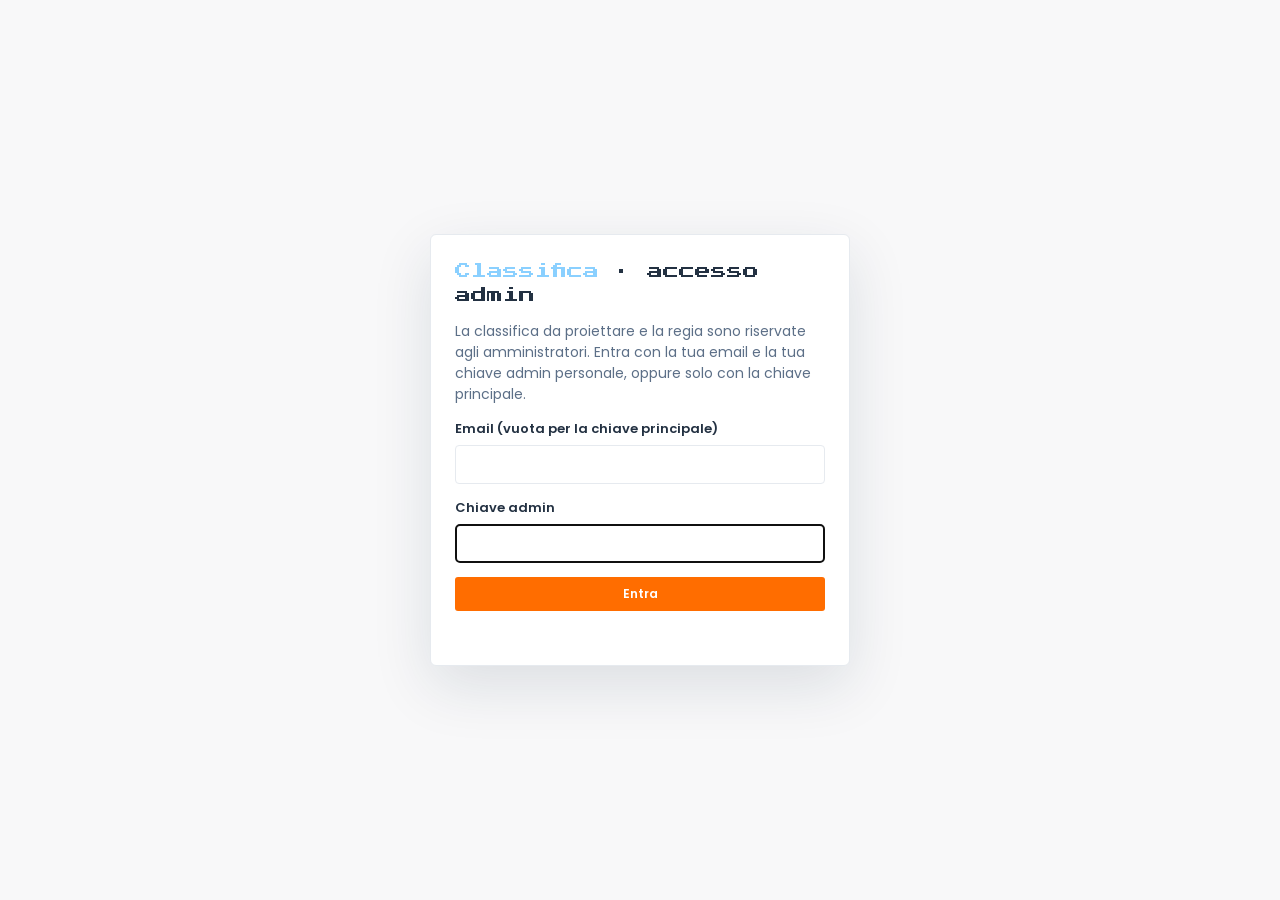
<file: classifica.html>
<!doctype html>
<html lang="it">
<head>
<meta charset="utf-8">
<meta name="viewport" content="width=device-width,initial-scale=1,viewport-fit=cover">
<title>Classifica · Efuture Games</title>
<meta name="description" content="Efuture Games – CARE Conference Edition: classifica in tempo reale.">
<meta name="theme-color" content="#141d28">
<meta name="color-scheme" content="light">
<link rel="icon" type="image/png" href="icons/app-favicon.png">
<style>
@font-face{font-family:'Montserrat';font-style:normal;font-weight:500;font-display:swap;src:url(fonts/montserrat-latin-500-normal.woff2) format('woff2');}
@font-face{font-family:'Montserrat';font-style:normal;font-weight:700;font-display:swap;src:url(fonts/montserrat-latin-700-normal.woff2) format('woff2');}
@font-face{font-family:'Montserrat';font-style:normal;font-weight:800;font-display:swap;src:url(fonts/montserrat-latin-800-normal.woff2) format('woff2');}
@font-face{font-family:'Poppins';font-style:normal;font-weight:300;font-display:swap;src:url(fonts/poppins-latin-300-normal.woff2) format('woff2');}
@font-face{font-family:'Poppins';font-style:normal;font-weight:400;font-display:swap;src:url(fonts/poppins-latin-400-normal.woff2) format('woff2');}
@font-face{font-family:'Poppins';font-style:normal;font-weight:600;font-display:swap;src:url(fonts/poppins-latin-600-normal.woff2) format('woff2');}
@font-face{font-family:'Press Start 2P';font-style:normal;font-weight:400;font-display:swap;src:url(fonts/press-start-2p-latin-400-normal.woff2) format('woff2');}
/* Stile del sito efuture.it: Montserrat 700 per i titoli (con parola evidenziata in azzurro e barra a sinistra),
   Poppins per i testi, fondo chiaro, sezioni blu notte, pulsanti arancioni */
:root{
  color-scheme:light;
  --ink:#141d28;        /* testo scuro e barra superiore del sito */
  --text:#233142;       /* paragrafi */
  --muted:#5c6f87;      /* testi secondari */
  --navy:#002238;       /* sezioni scure */
  --sky:#8ad0ff;        /* parola evidenziata e barra dei titoli */
  --orange:#ff6d00;     /* pulsanti */
  --brand-orange:#f18c22;
  --bg:#f8f8f9; --card:#fff; --line:#e6eaef; --row:#f3f5f8;
  --gold:#ff6d00; --silver:#8ad0ff; --bronze:#f5b37a;
  --title:'Montserrat',system-ui,sans-serif;
  --body:'Poppins',system-ui,sans-serif;
}
*{box-sizing:border-box}
html,body{margin:0;min-height:100%;background:var(--bg);color:var(--text)}
body{font-family:var(--body);font-weight:400;min-height:100vh;display:flex;flex-direction:column}
[hidden]{display:none!important}
button{font:inherit}
button:focus-visible{outline:2px solid var(--sky);outline-offset:2px}

.topbar{background:var(--ink);color:#fff;font-size:clamp(11px,.85vw,14px);text-align:center;padding:calc(7px + env(safe-area-inset-top,0px)) 16px 7px;letter-spacing:.2px}
.topbar b{font-weight:600}
.topbar b.care{color:var(--brand-orange)}
.topbar .pill{display:inline-block;background:var(--orange);color:#fff;font-weight:600;border-radius:3px;padding:3px 10px;margin-left:10px}

header{background:#fff;display:flex;align-items:center;gap:clamp(16px,3vw,48px);padding:clamp(12px,1.4vw,22px) clamp(16px,3vw,48px);flex-wrap:wrap;box-shadow:0 2px 14px rgba(20,29,40,.06)}
.special{border-left:3px solid var(--sky);padding-left:clamp(14px,1.4vw,25px)}
h1{font-family:'Press Start 2P',var(--title);font-weight:400;font-size:clamp(15px,1.8vw,30px);letter-spacing:0;line-height:1.35;margin:0;color:var(--ink)}   /* carattere arcade dei giochi */
mark{background:none;color:var(--sky);padding:0}
.label{font-size:clamp(11px,.95vw,16px);font-weight:300;letter-spacing:.8px;color:var(--muted);margin-top:4px}
.label b{font-weight:600;color:var(--brand-orange)}
.live{margin-left:auto;display:flex;align-items:center;gap:14px;font-size:clamp(11px,.9vw,14px);color:var(--muted)}
.dot{width:10px;height:10px;border-radius:50%;background:#2fb36b;box-shadow:0 0 0 0 rgba(47,179,107,.5);animation:pulse 2s infinite;flex:0 0 auto}
.dot.off{background:#e5484d;animation:none}
@keyframes pulse{70%{box-shadow:0 0 0 10px rgba(47,179,107,0)}100%{box-shadow:0 0 0 0 rgba(47,179,107,0)}}
.btn{background:var(--orange);color:#fff;border:0;border-radius:3px;padding:8px 14px;font-weight:600;font-size:clamp(12px,.9vw,15px);cursor:pointer}
.btn:hover{background:#e66200}
.btn.ghost{background:#fff;color:var(--ink);border:1px solid var(--line);text-decoration:none}
.btn.ghost:hover{background:var(--row)}
:fullscreen .btn.ghost,:fullscreen .controls,.proj .btn.ghost,.proj .controls{display:none}
/* interruttori di visualizzazione */
.controls{background:#fff;border-top:1px solid var(--line);display:flex;flex-wrap:wrap;align-items:center;gap:10px 22px;padding:10px clamp(16px,3vw,48px);font-size:clamp(12px,.9vw,14px);color:var(--text)}
.controls .seg-grp + .seg-grp{border-left:1px solid var(--line);padding-left:22px}
.controls .ttl{font-family:var(--title);font-weight:700;font-size:.8em;letter-spacing:.08em;text-transform:uppercase;color:var(--muted)}
.seg-grp{display:flex;align-items:center;gap:10px}
.seg{display:inline-flex;border:1px solid var(--line);border-radius:6px;overflow:hidden;background:var(--row)}
.seg button{border:0;background:none;padding:7px 14px;font:inherit;font-weight:600;color:var(--muted);cursor:pointer;min-width:44px}
.seg button + button{border-left:1px solid var(--line)}
.seg button:hover{background:#e9eef4;color:var(--ink)}
.seg button[aria-checked="true"]{background:var(--orange);color:#fff}
.seg button:focus-visible{outline:2px solid var(--sky);outline-offset:-2px}
.who-tag{display:inline-block;font-family:var(--body);font-size:.6em;font-weight:600;letter-spacing:.04em;vertical-align:.25em;margin-left:.5em;padding:.2em .6em;border-radius:3px;background:var(--orange);color:#fff}
@media (max-width:560px){.controls .seg-grp + .seg-grp{border-left:0;padding-left:0}}
#btnNext{display:none}
.gen-manuale #btnNext{display:inline-block}
/* comparsa dei record: le righe compaiono dall'ultima alla prima, ogni nuova in cima alla pila */
main li.rv-hide{display:none}
main li.rv-in{animation:rvIn .6s cubic-bezier(.2,.8,.2,1)}
@keyframes rvIn{from{opacity:0;transform:translateY(-14px) scale(.98)}to{opacity:1;transform:none}}
@media (prefers-reduced-motion:reduce){main li.rv-in{animation:none}}

main{flex:1;display:grid;grid-template-columns:minmax(0,1fr) auto;}
main.no-qr{grid-template-columns:minmax(0,1fr)}
main{gap:clamp(14px,1.6vw,28px);padding:clamp(16px,2vw,32px) clamp(16px,3vw,48px);align-items:start}
.games{display:grid;grid-template-columns:repeat(2,minmax(0,1fr));gap:inherit}
.panel{background:var(--card);border-radius:6px;padding:clamp(14px,1.4vw,24px);display:flex;flex-direction:column;gap:12px;min-width:0;box-shadow:0 10px 30px rgba(20,29,40,.07);border:1px solid var(--line)}
.ph{display:flex;align-items:center;gap:14px}
.ph img{width:clamp(38px,3.2vw,54px);height:clamp(38px,3.2vw,54px);border-radius:8px;display:block}
.ph h2{font-family:var(--title);font-weight:700;font-size:clamp(15px,1.3vw,22px);letter-spacing:-.5px;line-height:1.2;margin:0;color:var(--ink)}
.ph .sub{font-size:clamp(11px,.8vw,13px);font-weight:300;letter-spacing:.4px;color:var(--muted);margin-top:2px}
ol{list-style:none;margin:0;padding:0;display:flex;flex-direction:column;gap:6px}
li{display:grid;grid-template-columns:2.1em minmax(0,1fr) auto auto;gap:12px;align-items:center;padding:.5em .8em;border-radius:4px;background:var(--row);font-size:clamp(13px,1vw,17px);transition:background .6s}
li .r{font-family:var(--title);font-weight:700;font-size:.85em;width:2.1em;height:2.1em;border-radius:50%;display:grid;place-items:center;color:var(--muted);background:#fff;border:1px solid var(--line)}
li .n{font-weight:600;color:var(--text);overflow:hidden;text-overflow:ellipsis;white-space:nowrap}
/* caselle dei giochi: l'azienda su una riga piccola sopra al nome (Azienda - Nome senza tagli) */
li .n .az{display:block;font-size:.68em;font-weight:700;letter-spacing:.05em;text-transform:uppercase;color:#c26a0a;overflow:hidden;text-overflow:ellipsis;line-height:1.2}
li .n .nm{display:block;overflow:hidden;text-overflow:ellipsis;line-height:1.2}
/* nelle caselle strette dei 4 giochi: livelli sotto al nome, nome e azienda vanno a capo invece di essere tagliati */
#games li{grid-template-columns:2.1em minmax(0,1fr) auto;grid-template-areas:"r n s" "r lv s";row-gap:3px}
#games li .r{grid-area:r}#games li .n{grid-area:n}#games li .s{grid-area:s}#games li .lv{grid-area:lv;justify-self:start}
#games li .n,#games li .n .az,#games li .n .nm{white-space:normal;overflow:visible;text-overflow:clip;overflow-wrap:anywhere}
#list-all li .n{white-space:normal;overflow:visible;text-overflow:clip;line-height:1.2}   /* generale: Azienda - Nome per intero, al massimo su due righe */
li .s{font-family:var(--title);font-weight:800;color:var(--ink);font-variant-numeric:tabular-nums}
li .lv{font-family:var(--title);font-weight:700;font-size:.72em;color:var(--navy);background:#e3f3ff;border-radius:3px;padding:.25em .55em;white-space:nowrap}
.total li .lv{background:rgba(138,208,255,.18);color:var(--sky)}
li .s{min-width:4.2em;text-align:right}
li .s b{font-weight:inherit}
li{will-change:transform;position:relative}
li .s small{font-family:var(--body);font-weight:300;font-size:.75em;color:var(--muted);margin-left:.3em}
li:nth-child(1) .r{background:var(--gold);border-color:var(--gold);color:#fff}
li:nth-child(2) .r{background:var(--silver);border-color:var(--silver);color:var(--navy)}
li:nth-child(3) .r{background:var(--bronze);border-color:var(--bronze);color:var(--navy)}
li.fresh{background:#ffe7d4}
.empty{display:block;background:none;color:var(--muted);text-align:center;font-weight:300;font-size:clamp(12px,.9vw,15px);padding:14px 0}

/* countdown di apertura/chiusura: grande, visibile anche a schermo intero */
.gatebar{display:flex;align-items:center;justify-content:center;gap:clamp(12px,1.5vw,28px);flex-wrap:wrap;padding:clamp(8px,1vw,16px) 16px;background:var(--navy);color:#fff;font-family:var(--title);font-weight:700;font-size:clamp(18px,2vw,40px);letter-spacing:-.5px;text-align:center}
.gatebar b{font-weight:800;font-size:1.5em;color:var(--orange);font-variant-numeric:tabular-nums;letter-spacing:0}
.gatebar.closing b{color:var(--sky)}
.gatebar.warn b{color:#ff5a5f}
.gatebar.closed{background:#5a1418}
.lock{position:fixed;inset:0;z-index:60;display:none;align-items:center;justify-content:center;padding:16px;background:var(--bg)}
html.locked .lock{display:flex}
html.locked body > :not(.lock):not(script){visibility:hidden}
.lock form{background:#fff;border:1px solid var(--line);border-radius:6px;max-width:420px;width:100%;padding:24px;display:flex;flex-direction:column;gap:14px;box-shadow:0 20px 60px rgba(13,43,69,.12)}
.lock h2{font-family:'Press Start 2P',var(--title);font-weight:400;font-size:16px;line-height:1.5;margin:0}
.lock p{margin:0;color:var(--muted);font-size:14px;line-height:1.5}
.lock label{display:flex;flex-direction:column;gap:6px;font-weight:600;font-size:13px;color:var(--text)}
.lock input{padding:10px 12px;border:1px solid var(--line);border-radius:4px;font-size:15px}
.lock .err{color:#c0392b;font-size:13px;min-height:1.2em}
.gmodal{position:fixed;inset:0;background:rgba(2,16,28,.55);display:flex;align-items:center;justify-content:center;padding:16px;z-index:30}
.gcard{background:#fff;border-radius:6px;max-width:440px;width:100%;padding:20px;display:flex;flex-direction:column;gap:14px;box-shadow:0 20px 60px rgba(0,0,0,.3)}
.gcard h2{margin:0;font-family:var(--title);font-size:20px;color:var(--ink)}
.gnote{margin:0;font-size:13px;color:var(--muted);line-height:1.5}
.gnote.err{color:#d93a3f}.gnote.ok{color:#1f9d5c}
.gmin{display:flex;align-items:center;gap:10px;font-weight:600}
.gmin input{width:110px;font:inherit;font-size:18px;padding:8px 10px;border:1px solid var(--line);border-radius:4px}
.grow2{display:flex;gap:10px;flex-wrap:wrap}
:fullscreen #btnGate,.proj #btnGate,:fullscreen #btnFull{display:none}
/* contenitore delle classifiche: giochi e generale affiancati */
.boards{display:grid;grid-template-columns:minmax(0,1fr) minmax(0,1fr);gap:inherit;align-items:start;min-width:0}
main.only-total .boards,main.only-games .boards{grid-template-columns:minmax(0,1fr)}
/* QR grande per scansionare da lontano: il più alto possibile senza uscire dallo schermo.
   Regola pratica: lato del QR ≈ distanza ÷ 10–15 (da 20 m serve un QR di circa 1,3–2 m sul ledwall) */
.qrbig{align-self:start;position:sticky;top:12px;display:flex;flex-direction:column;align-items:center;gap:4px;background:#fff;border:1px solid var(--line);border-radius:6px;padding:4px 4px clamp(10px,1vw,16px);box-shadow:0 10px 30px rgba(20,29,40,.07)}
.qrbig img{display:block;width:var(--qr);height:var(--qr);image-rendering:pixelated}
.qrbig{--qr:min(20vw, calc((100vh - 440px) / 2))}   /* metà della misura di prima */
.qrcap{text-align:center;font-family:var(--title)}
.qrcap b{display:block;font-weight:700;font-size:clamp(18px,2vw,40px);letter-spacing:-.5px;color:var(--ink)}
.qrcap span{font-family:var(--body);font-weight:300;font-size:clamp(12px,1vw,20px);color:var(--muted)}
:fullscreen .qrbig,.proj .qrbig{--qr:min(22vw, calc((100vh - 290px) / 2))}
/* classifica generale: sezione blu notte come sul sito */
.panel.total{background:var(--navy);border-color:var(--navy);box-shadow:0 16px 40px rgba(0,34,56,.25)}
.total .ph h2{color:#fff;font-size:clamp(18px,1.7vw,30px);letter-spacing:-1px}
.total .special{padding-left:clamp(12px,1.1vw,20px)}
.total .ph .sub{color:#b7c7d8}
.total li{background:rgba(255,255,255,.07);font-size:clamp(14px,1.3vw,22px);padding:.55em .9em}
.total li .n{color:#fff}
.total li .s{color:#fff}
.total li .s small{color:#b7c7d8}
.total li .r{background:transparent;border-color:rgba(255,255,255,.25);color:#b7c7d8}
.total li:nth-child(1) .r{background:var(--gold);border-color:var(--gold);color:#fff}
.total li:nth-child(2) .r{background:var(--silver);border-color:var(--silver);color:var(--navy)}
.total li:nth-child(3) .r{background:var(--bronze);border-color:var(--bronze);color:var(--navy)}
.total li.fresh{background:rgba(255,109,0,.45)}
.total .empty{color:#b7c7d8}

footer{background:var(--ink);color:#fff;display:flex;align-items:center;gap:clamp(16px,2.4vw,40px);padding:clamp(14px,1.4vw,22px) clamp(16px,3vw,48px) calc(clamp(14px,1.4vw,22px) + env(safe-area-inset-bottom,0px));flex-wrap:wrap}
.join{display:flex;align-items:center;gap:16px}
.join img{width:clamp(70px,6vw,110px);height:auto;border-radius:4px;display:block;background:#fff;padding:4px}
.join b{font-family:var(--title);font-weight:700;font-size:clamp(15px,1.3vw,22px);letter-spacing:-.5px;display:block}
.join b mark{color:var(--sky)}
.join span{font-size:clamp(11px,.85vw,14px);font-weight:300;color:#c9d3de}
.rules{font-size:clamp(11px,.85vw,14px);font-weight:300;color:#c9d3de;max-width:560px;line-height:1.6;border-left:3px solid var(--sky);padding-left:16px}
.flogo{height:clamp(26px,2.4vw,44px);width:auto;display:block;margin-left:auto}   /* logo Efuture in basso a destra */
.note{font-size:12px;font-weight:300;color:var(--muted);text-align:center;padding:0 16px 10px;margin:0}

@media (max-width:900px){
  main{grid-template-columns:minmax(0,1fr)}
  .boards{grid-template-columns:minmax(0,1fr)}
  .panel.total{order:-1}
  .qrbig{position:static;--qr:min(72vw,380px)}
  .live .upd{display:none}
}
@media (max-width:560px){
  .games{grid-template-columns:minmax(0,1fr)}
  .live{margin-left:0;width:100%;justify-content:space-between}
    .topbar .pill{display:none}
}
/* schermo grande (ledwall / TV 16:9): tutto in una schermata */
@media (min-width:1200px){
  header{padding-top:14px;padding-bottom:14px}
  main{padding-top:clamp(14px,1.4vw,24px);padding-bottom:clamp(14px,1.4vw,24px);gap:clamp(14px,1.3vw,24px)}
  .panel{padding:clamp(12px,1.1vw,20px);gap:10px}
  ol{gap:5px}
  li{padding:.36em .8em}
  .total li{font-size:clamp(14px,1.1vw,20px);padding:.4em .9em}
  footer{padding-top:12px;padding-bottom:12px}
  .join img{width:clamp(64px,4.6vw,90px)}
}
@media (prefers-reduced-motion:reduce){.dot{animation:none}li{transition:none}}
.fsmsg{position:fixed;left:50%;bottom:18px;transform:translateX(-50%);z-index:50;max-width:min(560px,calc(100vw - 32px));background:#1f2a37;color:#fff;font-size:14px;line-height:1.4;padding:10px 16px;border-radius:10px;box-shadow:0 6px 24px rgba(0,0,0,.25);text-align:center}
:fullscreen .fsmsg{display:none}
/* finestra aperta dall'admin sul secondo monitor (?proietta=1): si vede subito come a schermo intero
   (classe .proj); lo schermo intero vero arriva da solo se il browser lo consente, altrimenti con un clic ovunque */
</style>
</head>
<body>
<!-- la classifica da proiettare si apre solo dopo l'accesso admin (stessa chiave di admin.html) -->
<script>try{ if (!sessionStorage.getItem('efgAdminKey')) document.documentElement.classList.add('locked'); }catch(e){ document.documentElement.classList.add('locked'); }</script>
<div class="lock" id="lockBox" role="dialog" aria-modal="true" aria-labelledby="lkT">
  <form id="lkForm" autocomplete="off">
    <h2 id="lkT"><mark>Classifica</mark> · accesso admin</h2>
    <p>La classifica da proiettare e la regia sono riservate agli amministratori. Entra con la tua email e la tua chiave admin personale, oppure solo con la chiave principale.</p>
    <label>Email (vuota per la chiave principale)<input type="email" id="lkEmail" autocomplete="username" inputmode="email"></label>
    <label>Chiave admin<input type="password" id="lkKey" autocomplete="current-password" required></label>
    <button class="btn" type="submit">Entra</button>
    <div class="err" id="lkMsg" aria-live="polite"></div>
  </form>
</div>
<div class="topbar"><b class="care">CARE Conference</b> <b>2026</b> · Efuture Games<span class="pill">Classifica live</span></div>
<header>
  <div class="special">
    <h1><mark>Classifica</mark> Efuture Games</h1>
    <div class="label"><b>CARE Conference</b> Edition</div>
  </div>
  <div class="live">
    <span class="dot" id="dot" aria-hidden="true"></span>
    <span id="status" aria-live="polite">Carico…</span>
    <button class="btn" id="btnFull" type="button" title="Classifica a schermo intero sul secondo monitor (ledwall o proiettore), senza barre del browser. Esc per tornare qui">📺 Proietta</button>
    <button class="btn ghost" id="btnGate" type="button">⏱ Countdown</button>
    <a class="btn ghost" id="btnAdmin" href="admin.html" title="Area amministratori">Admin</a>
  </div>
</header>
<div class="gatebar" id="gateBar" hidden role="status" aria-live="polite"><span id="gateTxt"></span><b id="gateClock"></b></div>
<div class="controls" id="controls" aria-label="Cosa mostrare">
  <div class="seg-grp fase"><span class="ttl" id="lbFase">Fase</span>
    <div class="seg" role="radiogroup" aria-labelledby="lbFase" data-key="fase">
      <button type="button" role="radio" data-v="live" title="Classifiche dei 4 giochi, comparsa automatica, top 3, ospiti e sponsor, QR">🟢 Live</button><button type="button" role="radio" data-v="finale" title="Solo classifica generale, comparsa manuale, top 10, solo ospiti, senza QR">🏆 Finale</button>
    </div></div>
  <div class="seg-grp"><span class="ttl" id="lbBoard">Classifica</span>
    <div class="seg" role="radiogroup" aria-labelledby="lbBoard" data-key="board">
      <button type="button" role="radio" data-v="generale">Generale</button><button type="button" role="radio" data-v="giochi">Giochi</button><button type="button" role="radio" data-v="tutti">Entrambi</button>
    </div></div>
  <div class="seg-grp" id="grpVis"><span class="ttl" id="lbVis">Visualizzazione</span>
    <div class="seg" role="radiogroup" aria-labelledby="lbVis" data-key="vis">
      <button type="button" role="radio" data-v="statica">Statica</button><button type="button" role="radio" data-v="manuale">A comparsa manuale</button><button type="button" role="radio" data-v="auto">A comparsa automatica</button>
    </div>
    <button class="btn" id="btnNext" type="button" title="Fa comparire la prossima posizione della classifica generale (anche con la barra spaziatrice o la freccia destra)">▶ Prossima posizione</button></div>
  <div class="seg-grp"><span class="ttl" id="lbTop">Top</span>
    <div class="seg" role="radiogroup" aria-labelledby="lbTop" data-key="top">
      <button type="button" role="radio" data-v="3">3</button><button type="button" role="radio" data-v="5">5</button><button type="button" role="radio" data-v="10">10</button><button type="button" role="radio" data-v="tutti">Tutti</button>
    </div></div>
  <div class="seg-grp"><span class="ttl" id="lbWho">Giocatori</span>
    <div class="seg" role="radiogroup" aria-labelledby="lbWho" data-key="group">
      <button type="button" role="checkbox" data-v="ospite">Ospiti</button><button type="button" role="checkbox" data-v="sponsor">Sponsor</button><button type="button" role="checkbox" data-v="staff">Staff</button>
    </div></div>
  <div class="seg-grp"><span class="ttl" id="lbQr">QR</span>
    <div class="seg" role="radiogroup" aria-labelledby="lbQr" data-key="qr">
      <button type="button" role="radio" data-v="si">Sì</button><button type="button" role="radio" data-v="no">No</button>
    </div></div>
</div>

<main id="main">
  <div class="boards" id="boards">
  <div class="games" id="games"></div>
  <section class="panel total" id="secTotal" aria-labelledby="tTotal">
    <div class="ph special"><div><h2 id="tTotal"><mark>Classifica</mark> generale<span class="who-tag" id="whoTag" hidden></span></h2><div class="sub">Somma dei record nei 4 giochi + bonus recensione · punti, poi livelli</div></div></div>
    <ol id="list-all"></ol>
  </section>
  </div>
  <aside class="qrbig" id="qrBig" aria-label="QR per giocare">
    <img src="qr/qr-app.svg" alt="QR per aprire Efuture Games">
    <div class="qrcap"><b>Gioca <mark>anche tu</mark></b><span>Inquadra il QR con la fotocamera</span></div>
  </aside>
</main>

<p class="note" id="demoNote" hidden>Modalità demo: il database online non è ancora configurato, qui vedi solo i punteggi fatti su questo dispositivo.</p>

<footer>
  <div class="join"><div><b>Sblocca i giochi <mark>agli stand</mark></b><span>Inquadra il QR allo stand.</span></div></div>
  <div class="rules">3 livelli per gioco, 1 minuto ciascuno · punti = livello × secondi avanzati × vite</div>
  <img class="flogo" src="img/efuture-logo-white.png" alt="efuture">
</footer>

<div class="gmodal" id="gateDlg" hidden role="dialog" aria-modal="true" aria-labelledby="gdT">
  <div class="gcard">
    <h2 id="gdT">Countdown della gara</h2>
    <p class="gnote" id="gdNow">Nessun countdown attivo: i giochi sono liberi.</p>
    <div class="seg-grp"><span class="ttl" id="lbGm">Tipo</span>
      <div class="seg" role="radiogroup" aria-labelledby="lbGm" id="gdMode">
        <button type="button" role="radio" data-v="apertura" aria-checked="true">Apertura</button><button type="button" role="radio" data-v="chiusura" aria-checked="false">Chiusura</button>
      </div></div>
    <p class="gnote" id="gdHelp"></p>
    <label class="gmin">Minuti <input type="number" id="gdMin" min="1" max="1440" step="1" value="10" inputmode="numeric"></label>
    <div id="gdKeyRow" style="display:flex;flex-direction:column;gap:10px">
      <label class="gmin">Email <input type="email" id="gdEmail" autocomplete="username" inputmode="email" placeholder="vuota per la chiave principale" style="width:260px;font-size:15px"></label>
      <label class="gmin">Chiave admin <input type="password" id="gdKey" autocomplete="current-password" style="width:180px"></label>
    </div>
    <div class="grow2"><button class="btn" type="button" id="gdStart">▶ Start</button><button class="btn ghost" type="button" id="gdStop">■ Stop</button><button class="btn ghost" type="button" id="gdClose">Chiudi</button></div>
    <p class="gnote" id="gdMsg" aria-live="polite"></p>
  </div>
</div>

<script src="config.js?v=104"></script>
<script src="vendor/supabase.js"></script>
<script src="backend.js?v=104"></script>
<script>
(function(){
"use strict";
const GAMES = [
  { id:'sysadmin', name:'Efuture Bros',   icon:'img/g-sysadmin.png' },
  { id:'coretech', name:'CoreTech Pac',      icon:'img/g-coretech.png' },
  { id:'timenet',  name:'Timenet Breakout',  icon:'img/g-timenet.png'  },
  { id:'inncloud', name:'inncloud Invaders', icon:'img/g-inncloud.png' },
];
const Q = new URLSearchParams(location.search);
let TOP_GAME = 5;   // righe per gioco: scelta con i pulsanti "Top"
const EVERY = 15;   // secondi tra un aggiornamento e l'altro
const B = window.EFG_BACKEND;
const $ = id => document.getElementById(id);
/* ---------- accesso admin ----------
   Senza una chiave admin valida (efg_admin_login) la pagina resta coperta dal modulo di accesso.
   La chiave resta solo in questa scheda (sessionStorage, come in admin.html); le finestre aperte
   da qui o dall'admin con "Proietta" ne ricevono una copia, quindi il proiettore si apre già sbloccato. */
const lock = (() => {
  const root = document.documentElement, C = window.EFG_CONFIG || {};
  let sb = null;
  const getK = () => { try { return sessionStorage.getItem('efgAdminKey') || ''; } catch(e){ return ''; } };
  const setK = v => { try { v ? sessionStorage.setItem('efgAdminKey', v) : sessionStorage.removeItem('efgAdminKey'); } catch(e){} };
  async function check(key){
    if (!B.remote) return true;   // demo senza database: niente accesso da controllare
    sb = sb || window.supabase.createClient(C.SUPABASE_URL, C.SUPABASE_ANON_KEY, { auth:{ persistSession:false } });
    const { data, error } = await sb.rpc('efg_admin_login', { p_key:key });
    if (error) throw new Error(/fetch|network/i.test(error.message) ? 'nessuna connessione con il database' : error.message);
    if (data && !Array.isArray(data) && data.errore) throw new Error(data.errore);
    return true;
  }
  const open = () => root.classList.remove('locked');
  const shut = msg => { root.classList.add('locked'); $('lkMsg').textContent = msg || ''; setTimeout(() => $('lkKey').focus(), 50); };
  $('lkForm').addEventListener('submit', async e => {
    e.preventDefault();
    const em = $('lkEmail').value.trim().toLowerCase(), k = $('lkKey').value;
    if (!k) return shut('Scrivi la chiave admin.');
    const key = em ? em + '\n' + k : k;
    $('lkMsg').textContent = 'Controllo…';
    try { await check(key); setK(key); $('lkKey').value = ''; open(); }
    catch(err){ shut('Accesso negato: ' + (err.message || err)); }
  });
  (async () => {
    if (!B.remote){ open(); return; }
    const k = getK();
    if (!k) return shut('');
    try { await check(k); open(); } catch(err){ setK(''); shut(/connessione/.test(err.message) ? 'Accesso non verificato: ' + err.message : 'Accesso scaduto: entra di nuovo.'); }
  })();
  return { open, shut };
})();
$('demoNote').hidden = B.remote;

// game panels
for (const g of GAMES){
  const sec = document.createElement('section'); sec.className = 'panel'; sec.setAttribute('aria-label', g.name);
  sec.innerHTML = '<div class="ph"><img alt=""><div><h2></h2><div class="sub">Top ' + TOP_GAME + ' · punti, poi livelli</div></div></div><ol></ol>';
  sec.querySelector('img').src = g.icon; sec.querySelector('h2').textContent = g.name;
  sec.querySelector('ol').id = 'list-' + g.id;
  $('games').appendChild(sec);
}

// righe riusate per giocatore: a ogni aggiornamento chi entra o sale prende il suo posto
// e chi sta sotto scala di una posizione con un'animazione (tecnica FLIP)
const reduce = window.matchMedia && matchMedia('(prefers-reduced-motion: reduce)').matches;
const rowsByKey = {};   // board key -> Map(pid -> {li, sig})
function render(key, rows, top){
  const ol = $('list-' + key);
  const num = v => Number(v) || 0;
  rows = rows.slice().sort((x, y) => num(y.score) - num(x.score) || num(y.levels) - num(x.levels) || num(y.games) - num(x.games)).slice(0, top);   // prima i punti, poi i livelli, poi i giochi
  const firstTime = !rowsByKey[key];
  const map = rowsByKey[key] = rowsByKey[key] || new Map();
  if (!rows.length){ map.clear(); ol.innerHTML = ''; const li = document.createElement('li'); li.className = 'empty'; li.textContent = 'Ancora nessun punteggio. Sarai il primo?'; ol.appendChild(li); return; }
  ol.querySelectorAll('li.empty').forEach(x => x.remove());
  // 1. posizioni prima dell'aggiornamento
  const before = new Map(); map.forEach((v, pid) => before.set(pid, v.li.getBoundingClientRect().top));
  // 2. aggiorna, crea e riordina le righe
  const keep = new Set();
  rows.forEach((r, i) => {
    keep.add(r.pid);
    const sig = r.levels + ':' + r.score;
    let e = map.get(r.pid), isNew = false;
    if (!e){
      const li = document.createElement('li');
      li.innerHTML = '<span class="r"></span><span class="n"></span><span class="lv"></span><span class="s"><b></b><small>pt</small></span>';
      e = { li, sig:null }; map.set(r.pid, e); isNew = true;
    }
    const li = e.li;
    li.querySelector('.r').textContent = i + 1;
    const nEl = li.querySelector('.n');
    if (key !== 'all' && r.azienda && r.nome){ nEl.innerHTML = '<span class="az"></span><span class="nm"></span>'; nEl.firstChild.textContent = r.azienda; nEl.lastChild.textContent = r.nome; }
    else nEl.textContent = r.name;
    nEl.title = r.name;
    li.querySelector('.lv').textContent = (key === 'all' ? (r.games || 0) + '/4 giochi · ' + (r.levels || 0) + '/12 liv' + (r.bonus ? ' · ⭐ +' + r.bonus + ' bonus' : '') : (r.levels || 0) + '/3 liv');
    li.querySelector('.s b').textContent = r.score;
    const changed = !firstTime && (isNew || e.sig !== sig);
    e.sig = sig; e.changed = changed; e.isNew = isNew && !firstTime;
    ol.appendChild(li);   // appendChild sposta le righe esistenti nell'ordine giusto
  });
  map.forEach((v, pid) => { if (!keep.has(pid)){ v.li.remove(); map.delete(pid); } });
  if (reduce || firstTime) return;
  // 3. anima dallo stato vecchio al nuovo
  map.forEach((v, pid) => {
    const li = v.li;
    if (v.isNew){
      li.animate([{ opacity:0, transform:'translateX(-24px) scale(.96)' }, { opacity:1, transform:'none' }], { duration:650, easing:'cubic-bezier(.2,.8,.2,1)' });
    } else if (before.has(pid)){
      const dy = before.get(pid) - li.getBoundingClientRect().top;
      if (Math.abs(dy) > 1) li.animate([{ transform:'translateY(' + dy + 'px)' }, { transform:'none' }], { duration:700, easing:'cubic-bezier(.2,.8,.2,1)' });
    }
    if (v.changed){ li.classList.add('fresh'); setTimeout(() => li.classList.remove('fresh'), 2500); }
  });
}

/* ---------- pulsanti: Classifica / Visualizzazione / Top / Giocatori / QR ----------
   Classifica: generale, giochi (i 4 riquadri) o entrambi.
   Visualizzazione dei record della classifica generale (i 4 giochi restano statici): statica, a comparsa
   manuale o a comparsa automatica (le righe compaiono dall'ultima alla prima; ogni nuova va in cima alla pila).
   Le scelte restano su questo schermo; si possono anche fissare dall'indirizzo:
   classifica.html?classifica=generale|giochi|tutti&visualizzazione=statica|manuale|auto&top=3|5|10&giocatori=ospite,sponsor,staff|tutti&qr=si|no
   Giocatori: categorie scelte in admin (Staff, Sponsor, Ospiti), anche più insieme; i vecchi 'ospiti' ed 'efuture' valgono ancora. */
const store = { get(k, d){ try { const v = localStorage.getItem(k); return v === null ? d : JSON.parse(v); } catch(e){ return d; } },
                set(k, v){ try { localStorage.setItem(k, JSON.stringify(v)); } catch(e){} } };
const CATS = ['ospite', 'sponsor', 'staff'];
// categorie scelte, nell'ordine di CATS, separate da virgola; tutte e tre = 'tutti'. Nessuna non si può: torna il predefinito.
function normGroup(v){
  if (v == null) return null;
  const s = String(v).replace(/\s/g, '').replace('ospiti', 'ospite').replace('efuture', 'staff');
  const list = s === 'tutti' ? CATS : CATS.filter(c => s.split(',').includes(c));
  return !list.length ? null : list.length === CATS.length ? 'tutti' : list.join(',');
}
const groupList = g => g === 'tutti' ? CATS : g.split(',');
const OPTS = { board:['generale','giochi','tutti'], vis:['statica','manuale','auto'], top:['3','5','10','tutti'], fase:['live','finale',''], group:{ includes: v => normGroup(v) === v && v != null }, qr:['si','no'] };
// predefinito (proiettore): i 4 giochi più la generale a comparsa automatica, ospiti e sponsor (niente staff), QR visibile
const DEF  = { board:'tutti', vis:'auto', top:'5', group:'ospite,sponsor', qr:'si', fase:'' };
/* Fase: due impostazioni pronte. Se poi si cambia un filtro a mano, la fase si spegne. */
const FASI = {
  live:   { board:'giochi',   vis:'auto',    top:'3',  group:'ospite,sponsor', qr:'si' },
  finale: { board:'generale', vis:'manuale', top:'10', group:'ospite',         qr:'no' },
};
const URLK = { board:'classifica', vis:'visualizzazione', top:'top', group:'giocatori', qr:'qr', fase:'fase' };
const VKEY = 'efgBoardView6';   // chiave nuova: le scelte salvate con le versioni precedenti non valgono più (v82: categorie)
const saved = store.get(VKEY, {});
const st = {};
for (const k in OPTS){
  let v = Q.get(URLK[k]); if (k === 'qr' && (v === '1' || v === '0')) v = v === '1' ? 'si' : 'no';
  if (k === 'group'){ st.group = normGroup(v) || normGroup(saved.group) || DEF.group; continue; }
  st[k] = OPTS[k].includes(v) ? v : (OPTS[k].includes(saved[k]) ? saved[k] : DEF[k]);
}
/* ---------- comparsa dei record (dall'ultimo al primo) ----------
   n = quante righe si vedono, contando dal fondo di ogni classifica: con n = 1 c'è solo l'ultima,
   poi a ogni passo compare la posizione sopra, in cima alla pila, e le altre scendono.
   auto: ogni CYCLE secondi le liste si svuotano e si riempiono, una riga ogni STEP secondi; poi restano piene.
         Il ritmo dipende dall'orologio, così regia e ledwall sono allineati.
   manuale: ogni "Prossima posizione" (o barra spaziatrice / freccia destra) fa comparire la riga successiva;
         a lista piena il tocco successivo la svuota e si ricomincia. Il passo è condiviso con localStorage. */
const reveal = (() => {
  const CYCLE = 150, STEP = 2, KEY = 'efgReveal';
  let tick = 0, last = null;
  const lists = () => [$('list-all')];   // solo la classifica generale: i 4 giochi restano statici
  const maxRows = () => Math.max(1, ...lists().map(o => o.querySelectorAll('li:not(.empty)').length));
  function want(){
    if (st.vis === 'auto'){ const t = (Date.now() / 1000) % CYCLE; return Math.floor(t / STEP) + 1; }
    if (st.vis === 'manuale') return store.get(KEY, { n:0 }).n || 0;
    return Infinity;
  }
  function apply(){
    const n = want();
    if (n === last && st.vis !== 'statica') return;
    // posizioni prima del cambio (per far scendere le righe con un'animazione)
    const before = new Map(); $('list-all').querySelectorAll('li:not(.rv-hide)').forEach(li => before.set(li, li.getBoundingClientRect().top));
    lists().forEach(ol => {
      const items = [...ol.querySelectorAll('li:not(.empty)')], tot = items.length;
      items.forEach((li, i) => {
        const show = i >= tot - n;
        const was = !li.classList.contains('rv-hide');
        li.classList.toggle('rv-hide', !show);
        if (show && !was && last !== null && !reduce){ li.classList.remove('rv-in'); void li.offsetWidth; li.classList.add('rv-in'); }
      });
    });
    if (!reduce && last !== null) before.forEach((top, li) => {
      if (li.classList.contains('rv-hide')) return;
      const dy = top - li.getBoundingClientRect().top;
      if (Math.abs(dy) > 1) li.animate([{ transform:'translateY(' + dy + 'px)' }, { transform:'none' }], { duration:600, easing:'cubic-bezier(.2,.8,.2,1)' });
    });
    last = n;
  }
  function mode(){
    clearInterval(tick); last = null;
    if (st.vis === 'auto') tick = setInterval(apply, 250);
    apply();
  }
  function next(){
    const m = store.get(KEY, { n:0 }).n || 0, n = m >= maxRows() ? 0 : m + 1;
    store.set(KEY, { n, t: Date.now() }); apply();
    share.pushReveal({ n });   // anche il proiettore su un altro PC fa comparire la posizione
  }
  window.addEventListener('storage', e => { if (e.key === KEY && st.vis === 'manuale') apply(); });
  return { mode, next, apply, refresh(){ last = null; apply(); } };
})();
$('btnNext').addEventListener('click', () => reveal.next());
document.addEventListener('keydown', e => {
  if (st.vis !== 'manuale' || document.documentElement.classList.contains('proj') || e.target.closest('input,textarea,select,.seg')) return;
  if (e.key === ' ' || e.key === 'ArrowRight'){ e.preventDefault(); reveal.next(); }
});
const view = {
  group(){ return st.group; },
  apply(){
    const t = st.board !== 'giochi', g = st.board !== 'generale';
    document.documentElement.classList.toggle('gen-manuale', st.vis === 'manuale');
    TOP_GAME = st.top === 'tutti' ? 50 : parseInt(st.top, 10);   // "Tutti" = tutte le righe che manda il database (al massimo 50)
    $('secTotal').hidden = !t; $('games').hidden = !g;
    $('qrBig').hidden = st.qr === 'no'; $('main').classList.toggle('no-qr', st.qr === 'no');
    $('main').classList.toggle('only-total', t && !g);
    $('main').classList.toggle('only-games', g && !t);
    document.querySelectorAll('.seg').forEach(seg => seg.querySelectorAll('button').forEach(b => {
      const multi = seg.dataset.key === 'group';
      const on = multi ? groupList(st.group).includes(b.dataset.v) : b.dataset.v === st[seg.dataset.key];
      b.setAttribute('aria-checked', on); b.tabIndex = (on || multi) ? 0 : -1;
    }));
    const NAMES = { ospite:'ospiti', sponsor:'sponsor', staff:'staff' };
    const label = st.group === 'tutti' ? '' : 'Solo ' + groupList(st.group).map(c => NAMES[c]).join(' e ');
    $('whoTag').hidden = !label; $('whoTag').textContent = label;
    document.querySelectorAll('.games .sub').forEach(x => x.textContent = (st.top === 'tutti' ? 'Tutti' : 'Top ' + TOP_GAME) + ' · punti, poi livelli' + (label ? ' · ' + label.toLowerCase() : ''));
    store.set(VKEY, st);
    reveal.mode();
  }
};
function redraw(){ Object.keys(rowsByKey).forEach(k => delete rowsByKey[k]); document.querySelectorAll('main ol').forEach(o => o.innerHTML = ''); refresh(); }
function choose(key, v){
  if (key === 'fase'){   // Live / Finale: imposta tutti i filtri insieme (anche se la fase era già scelta)
    if (!FASI[v]) return;
    Object.assign(st, FASI[v], { fase:v });
    if (v === 'finale'){ store.set('efgReveal', { n:0, t:Date.now() }); share.pushReveal({ n:0 }); }   // la finale parte dalla classifica vuota
    view.apply(); redraw(); share.push(); return;
  }
  if (key === 'group'){   // Ospiti / Sponsor / Staff si accendono e spengono; almeno una resta accesa
    const now = groupList(st.group), list = now.includes(v) ? now.filter(c => c !== v) : now.concat(v);
    v = normGroup(list.join(',')); if (!v) return;
  }
  if (st[key] === v) return;
  st[key] = v; st.fase = '';   // un filtro cambiato a mano spegne la fase
  view.apply();
  if (key === 'group' || key === 'top') redraw();   // ridisegna le liste senza animazioni
  share.push();
}
document.querySelectorAll('.seg').forEach(seg => {
  seg.addEventListener('click', e => { const b = e.target.closest('button'); if (b) choose(seg.dataset.key, b.dataset.v); });
  seg.addEventListener('keydown', e => {   // frecce sinistra/destra come in un gruppo di opzioni
    if ((e.key !== 'ArrowRight' && e.key !== 'ArrowLeft') || seg.dataset.key === 'group' || seg.dataset.key === 'fase') return;   // le categorie si scelgono col tocco o Invio
    const list = OPTS[seg.dataset.key], i = list.indexOf(st[seg.dataset.key]);
    const v = list[(i + (e.key === 'ArrowRight' ? 1 : list.length - 1)) % list.length];
    choose(seg.dataset.key, v); seg.querySelector('[data-v="' + v + '"]').focus(); e.preventDefault();
  });
});
view.apply();
// la finestra di regia (non proiettata, non a schermo intero) mostra la comparsa in piccolo, per lasciare usabili i comandi
const setRegia = () => document.documentElement.classList.toggle('regia', !document.documentElement.classList.contains('proj') && !document.fullscreenElement);
document.addEventListener('fullscreenchange', setRegia); setRegia();
// regia e ledwall nello stesso browser: le scelte fatte in una finestra arrivano subito anche all'altra
// scelte arrivate da un'altra finestra (stesso browser) o da un altro PC (database): si applicano senza rimandarle
function adopt(n){
  if (!n || typeof n !== 'object') return;
  const before = st.group + '|' + st.top; let changed = false;
  for (const k in OPTS) if (n[k] !== undefined && OPTS[k].includes(n[k]) && st[k] !== n[k]){ st[k] = n[k]; changed = true; }   // group: solo valori già normalizzati
  if (!changed) return;
  view.apply();
  if (st.group + '|' + st.top !== before) redraw();
}
window.addEventListener('storage', e => {
  if (e.key !== VKEY || !e.newValue) return;
  let n; try { n = JSON.parse(e.newValue); } catch(err){ return; }
  adopt(n);
});
/* ---------- filtri condivisi tra PC (supabase-classifica-condivisa.sql) ----------
   Ogni scelta fatta a mano (e ogni "Prossima posizione") va nel database con la chiave admin;
   ogni 3 secondi la pagina legge lo stato condiviso e applica quello più recente.
   Il tempo "t" lo mette il server, così gli orologi dei PC non contano. */
const share = (() => {
  const C = window.EFG_CONFIG || {}; let sb = null, lastV = 0, lastR = 0, ok = null, missing = false, pushT = 0;
  const key = () => { try { return sessionStorage.getItem('efgAdminKey') || ''; } catch(e){ return ''; } };
  const client = () => sb || (sb = (B.remote && window.supabase) ? window.supabase.createClient(C.SUPABASE_URL, C.SUPABASE_ANON_KEY, { auth:{ persistSession:false } }) : null);
  const isMissing = err => /efg_classifica_vista|efg_admin_set_classifica|PGRST202|does not exist/i.test(String(err && (err.code + ' ' + err.message)));
  function keep(d){ if (d && d.vista && d.vista.t > lastV) lastV = d.vista.t; if (d && d.reveal && d.reveal.t > lastR) lastR = d.reveal.t; }
  async function send(vista, rev){
    const c = client(); if (!c || !key()) return;
    const { data, error } = await c.rpc('efg_admin_set_classifica', { p_key:key(), p_vista:vista, p_reveal:rev });
    if (error){ ok = false; missing = isMissing(error); return; }
    if (data && data.errore){ ok = false; return; }
    ok = true; missing = false; keep(data);
  }
  function push(){ clearTimeout(pushT); pushT = setTimeout(() => { const v = {}; for (const k in OPTS) v[k] = st[k]; send(v, null).catch(() => {}); }, 250); }
  function pushReveal(r){ send(null, r).catch(() => {}); }
  async function poll(){
    const c = client(); if (!c || document.hidden) return;
    try {
      const { data, error } = await c.rpc('efg_classifica_vista');
      if (error){ ok = false; missing = isMissing(error); return; }
      const d = Array.isArray(data) ? data[0] : data; ok = true; missing = false;
      if (d && d.vista && d.vista.t > lastV){ lastV = d.vista.t; adopt(d.vista); }
      if (d && d.reveal && d.reveal.t > lastR){ lastR = d.reveal.t; store.set('efgReveal', { n:d.reveal.n || 0, t:d.reveal.t }); reveal.refresh(); }
    } catch(e){}
  }
  return { push, pushReveal, poll, note(){ return ok ? ' · 🔗 filtri condivisi' : missing ? ' · filtri solo su questo PC (eseguire supabase-classifica-condivisa.sql)' : ''; } };
})();
setInterval(share.poll, 3000); share.poll();   // all'apertura vale lo stato condiviso, se c'è

let timer = 0;
async function refresh(){
  clearTimeout(timer);
  try {
    const boards = await Promise.all(['all', ...GAMES.map(g => g.id)].map(k => B.board(k, view.group())));
    render('all', boards[0], TOP_GAME);   // "Top" vale per tutte le classifiche
    GAMES.forEach((g, i) => render(g.id, boards[i + 1], TOP_GAME));
    reveal.refresh();   // le righe nuove rispettano la comparsa in corso
    const t = new Date().toLocaleTimeString('it-IT', { hour:'2-digit', minute:'2-digit', second:'2-digit' });
    $('status').textContent = boards.some(b => b.filtroMancante)
      ? '⚠ Filtro Giocatori non attivo: eseguire supabase-classifica-gruppi.sql su Supabase (mostro tutti) · ' + t
      : 'Live · aggiornata alle ' + t + share.note();
    $('dot').classList.remove('off');
  } catch(e){
    console.warn('classifica', e);
    $('status').textContent = 'Classifica non raggiungibile (' + String(e && e.message || e).slice(0, 60) + '), riprovo…'; $('dot').classList.add('off');
  }
  timer = setTimeout(refresh, EVERY * 1000);
}
document.addEventListener('visibilitychange', () => { if (!document.hidden) refresh(); });
window.addEventListener('storage', () => { if (!B.remote) refresh(); });   // demo: aggiorna quando l'app scrive
/* 📺 Proietta: mette QUESTA classifica a schermo intero sul secondo monitor (ledwall o proiettore),
   senza barre del browser, e nello stesso clic riapre la regia (?regia=1) qui sul primo monitor,
   dove era la finestra. Con Chrome/Edge (Window Management API) basta un clic; le scelte fatte
   nella regia arrivano subito al ledwall. Esc sul ledwall chiude lo schermo intero.
   Senza secondo monitor o senza permesso: schermo intero su questo monitor.
   ?proietta=1 resta per la finestra aperta da admin › Proietta. */
const PROJ = Q.get('proietta') === '1';   // finestra aperta dall'admin sul secondo monitor
if (Q.get('regia') === '1') document.title = 'Regia · ' + document.title;   // finestra di regia aperta da Proietta
let screens = null;                       // dettagli degli schermi, dopo il permesso
async function loadScreens(ask){
  if (!('getScreenDetails' in window)) return null;
  try {
    if (!ask){
      const st = await navigator.permissions.query({ name: 'window-management' });
      if (st.state !== 'granted') return null;
    }
    screens = await window.getScreenDetails();
  } catch (e) { screens = null; }
  return screens;
}
function otherScreen(){
  if (!screens || screens.screens.length < 2) return null;
  const others = screens.screens.filter(s => s !== screens.currentScreen);
  return others.find(s => !s.isPrimary) || others[0] || null;
}
function fsMsg(t){
  let m = document.getElementById('fsMsg');
  if (!m){ m = document.createElement('div'); m.id = 'fsMsg'; m.className = 'fsmsg'; m.setAttribute('role', 'status'); document.body.appendChild(m); }
  m.textContent = t; m.hidden = false;
  clearTimeout(fsMsg.t); fsMsg.t = setTimeout(() => { m.hidden = true; }, 9000);
}
async function proietta(){
  const el = document.documentElement;
  if (!el.requestFullscreen) return fsMsg('Questo browser non consente lo schermo intero: usa Chrome o Edge.');
  // la prima volta il browser chiede il permesso "Gestione finestre" (serve per scegliere il monitor)
  const asked = !screens && 'getScreenDetails' in window;
  if (asked) await loadScreens(true);
  const scr = otherScreen();
  const here = { left: window.screenX, top: window.screenY, width: window.outerWidth, height: window.outerHeight };   // dove resta la regia
  try {
    await el.requestFullscreen(scr ? { screen: scr, navigationUI: 'hide' } : { navigationUI: 'hide' });
    if (scr){
      // regia sul primo monitor: con il permesso "Gestione finestre" il browser consente questa finestra nello stesso clic
      const u = new URL(location.href); u.searchParams.delete('proietta'); u.searchParams.set('regia', '1');
      const w = window.open(u.pathname + u.search, 'efgRegia', 'popup,left=' + here.left + ',top=' + here.top + ',width=' + here.width + ',height=' + here.height);
      if (!w){   // regia bloccata: si torna qui per non restare senza regia
        await document.exitFullscreen().catch(() => {});
        fsMsg('Il browser ha bloccato la finestra di regia: consenti i popup per questo sito (icona nella barra dell\'indirizzo) e premi di nuovo "Proietta".');
      }
    }
    if (!scr) fsMsg('getScreenDetails' in window
      ? 'Non trovo un secondo monitor (o il permesso "Gestione finestre" è negato): classifica a schermo intero su questo monitor. Esc per uscire.'
      : 'Questo browser non sa scegliere il monitor (meglio Chrome o Edge): classifica a schermo intero su questo monitor. Esc per uscire.');
  } catch (e) {
    // dopo la richiesta di permesso il browser può non accettare più il clic: basta premere di nuovo
    fsMsg(asked ? 'Permesso concesso: premi di nuovo "Proietta".' : 'Il browser non ha concesso lo schermo intero: premi di nuovo "Proietta".');
  }
}
if (PROJ){
  // finestra proiettata: il pulsante mette o toglie lo schermo intero su questo monitor
  $('btnFull').textContent = 'Schermo intero';
  $('btnFull').onclick = () => {
    if (document.fullscreenElement) document.exitFullscreen && document.exitFullscreen();
    else document.documentElement.requestFullscreen().catch(() => {});
  };
  document.documentElement.classList.add('proj');   // aspetto da schermo intero subito, senza clic
  setRegia();
  if (document.documentElement.requestFullscreen){
    const full = () => { if (!document.fullscreenElement) document.documentElement.requestFullscreen().catch(() => {}); };
    full();   // riesce se il browser consente lo schermo intero automatico per questo sito
    // altrimenti basta un clic in un punto qualsiasi (niente più velo davanti alla classifica) o il pulsante Schermo intero
    document.addEventListener('click', e => { if (!e.target.closest('#btnFull')) full(); });
  } else $('btnFull').hidden = true;
} else {
  $('btnFull').onclick = proietta;
  loadScreens(false);                     // se il permesso c'era già, gli schermi sono pronti subito
}

/* ---------- countdown di apertura / chiusura ----------
   Lo vedono tutti (anche a schermo intero); lo avvia e lo ferma solo un amministratore
   collegato da admin.html (stesso browser). In demo il pulsante è sempre disponibile. */
let gate = { mode:null }, gateOffset = 0, gdMode = 'apertura';
const pad = n => String(n).padStart(2, '0');
const fmtLeft = s => (s >= 3600 ? Math.floor(s / 3600) + ':' + pad(Math.floor(s % 3600 / 60)) : Math.floor(s / 60)) + ':' + pad(s % 60);
async function loadGate(){
  try { const g = await B.gate(); if (g){ gate = g; if (g.now) gateOffset = new Date(g.now).getTime() - Date.now(); } } catch(e){}
  renderGate();
}
function renderGate(){
  const ph = window.EFG_GATE_PHASE(gate, Date.now() + gateOffset), bar = $('gateBar');
  bar.hidden = ph.phase === 'libero' || (ph.phase === 'aperto' && !ph.closing);
  if (ph.phase === 'prima'){ bar.className = 'gatebar'; $('gateTxt').textContent = 'I giochi si aprono tra'; $('gateClock').textContent = fmtLeft(ph.left); }
  else if (ph.closing){ bar.className = 'gatebar closing' + (ph.left <= 60 ? ' warn' : ''); $('gateTxt').textContent = 'La gara si chiude tra'; $('gateClock').textContent = fmtLeft(ph.left); }
  else if (ph.phase === 'chiuso'){ bar.className = 'gatebar closed'; $('gateTxt').textContent = '🏁 Gara chiusa · classifica definitiva'; $('gateClock').textContent = ''; }
  const now = $('gdNow');
  now.textContent = ph.phase === 'prima' ? 'Attivo: apertura tra ' + fmtLeft(ph.left) + '. I giochi sono bloccati.'
    : ph.closing ? 'Attivo: chiusura tra ' + fmtLeft(ph.left) + '. Si gioca fino allo zero.'
    : ph.phase === 'chiuso' ? 'Gara chiusa: i giochi sono bloccati e i punteggi non vengono più accettati. Stop per riaprire.'
    : gate.mode === 'apertura' ? 'Apertura completata: i giochi sono aperti.' : 'Nessun countdown attivo: i giochi sono liberi.';
}
function setGdMode(v){
  gdMode = v; $('gdMode').querySelectorAll('button').forEach(b => b.setAttribute('aria-checked', b.dataset.v === v));
  $('gdHelp').textContent = v === 'apertura' ? 'Fino allo zero i 4 giochi restano bloccati per tutti; allo zero si aprono da soli.'
                                             : 'Si gioca fino allo zero; allo zero i giochi si bloccano e la classifica diventa definitiva.';
}
$('gdMode').addEventListener('click', e => { const b = e.target.closest('button'); if (b) setGdMode(b.dataset.v); });
setGdMode('apertura');

// lo comanda chi conosce la chiave admin (la stessa di admin.html), ricordata solo in questa scheda
const gdKey = { get(){ try { return sessionStorage.getItem('efgAdminKey') || ''; } catch(e){ return ''; } }, set(v){ try { v ? sessionStorage.setItem('efgAdminKey', v) : sessionStorage.removeItem('efgAdminKey'); } catch(e){} } };
let adminSb = null;
async function gateCommand(mode, minutes){
  if (!B.remote) return B.gateSet(mode, minutes);
  // come in admin.html: "email" + a capo + "chiave" per la chiave personale, solo "chiave" per la principale
  const em = $('gdEmail').value.trim().toLowerCase(), k = $('gdKey').value;
  if (!k) throw new Error('scrivi la chiave admin');
  const key = em ? em + '\n' + k : k;
  const C = window.EFG_CONFIG || {};
  adminSb = adminSb || window.supabase.createClient(C.SUPABASE_URL, C.SUPABASE_ANON_KEY, { auth:{ persistSession:false } });
  const { data, error } = await adminSb.rpc('efg_admin_gate', { p_key:key, p_mode:mode, p_minutes:minutes || null });
  if (error){ if (/efg_admin_gate|PGRST202|does not exist/i.test(String(error.code + ' ' + error.message))) throw new Error('esegui prima supabase-countdown.sql nel SQL Editor di Supabase'); throw error; }
  if (data && data.errore){ if (/chiave|amministrator/i.test(data.errore)) gdKey.set(''); throw new Error(data.errore); }
  gdKey.set(key); return data;
}
if (!B.remote) $('gdKeyRow').style.display = 'none';
$('btnGate').onclick = () => { $('gdMsg').textContent = ''; $('gdMsg').className = 'gnote'; if (gate.mode) setGdMode(gate.mode); if (gate.minutes) $('gdMin').value = gate.minutes; renderGate(); { const sk = gdKey.get(), i = sk.indexOf('\n'); $('gdEmail').value = i >= 0 ? sk.slice(0, i) : ''; $('gdKey').value = i >= 0 ? sk.slice(i + 1) : sk; } $('gateDlg').hidden = false; $('gdMin').focus(); };
$('gdClose').onclick = () => { $('gateDlg').hidden = true; };
$('gateDlg').addEventListener('click', e => { if (e.target === $('gateDlg')) $('gateDlg').hidden = true; });
document.addEventListener('keydown', e => { if (e.key === 'Escape') $('gateDlg').hidden = true; });
const gdMsg = (t, k) => { $('gdMsg').textContent = t; $('gdMsg').className = 'gnote' + (k ? ' ' + k : ''); };
// regia → ledwall: avvisa subito le altre finestre della classifica (senza aspettare il controllo ogni 10 s)
const gatePing = () => { try { localStorage.setItem('efgGatePing', String(Date.now())); } catch(e){} };
$('gdStart').onclick = async () => {
  const m = parseInt($('gdMin').value, 10);
  if (!(m >= 1 && m <= 1440)) return gdMsg('Scrivi i minuti: da 1 a 1440.', 'err');
  try { gate = await gateCommand(gdMode, m) || gate; if (gate.now) gateOffset = new Date(gate.now).getTime() - Date.now(); renderGate(); gatePing(); gdMsg('Countdown di ' + gdMode + ' avviato: ' + m + ' min.', 'ok'); }
  catch(e){ gdMsg('Non riesco ad avviarlo: ' + (e.message || e), 'err'); }
};
$('gdStop').onclick = async () => {
  try { gate = await gateCommand('stop') || { mode:null }; renderGate(); gatePing(); gdMsg('Countdown fermato: i giochi sono liberi.', 'ok'); }
  catch(e){ gdMsg('Non riesco a fermarlo: ' + (e.message || e), 'err'); }
};
setInterval(renderGate, 1000);
setInterval(loadGate, 10000);
document.addEventListener('visibilitychange', () => { if (!document.hidden) loadGate(); });
window.addEventListener('storage', e => { if (e.key === 'efgDemoGate' || e.key === 'efgGatePing') loadGate(); });
loadGate();

refresh();
})();
</script>
</body>
</html>
</file>
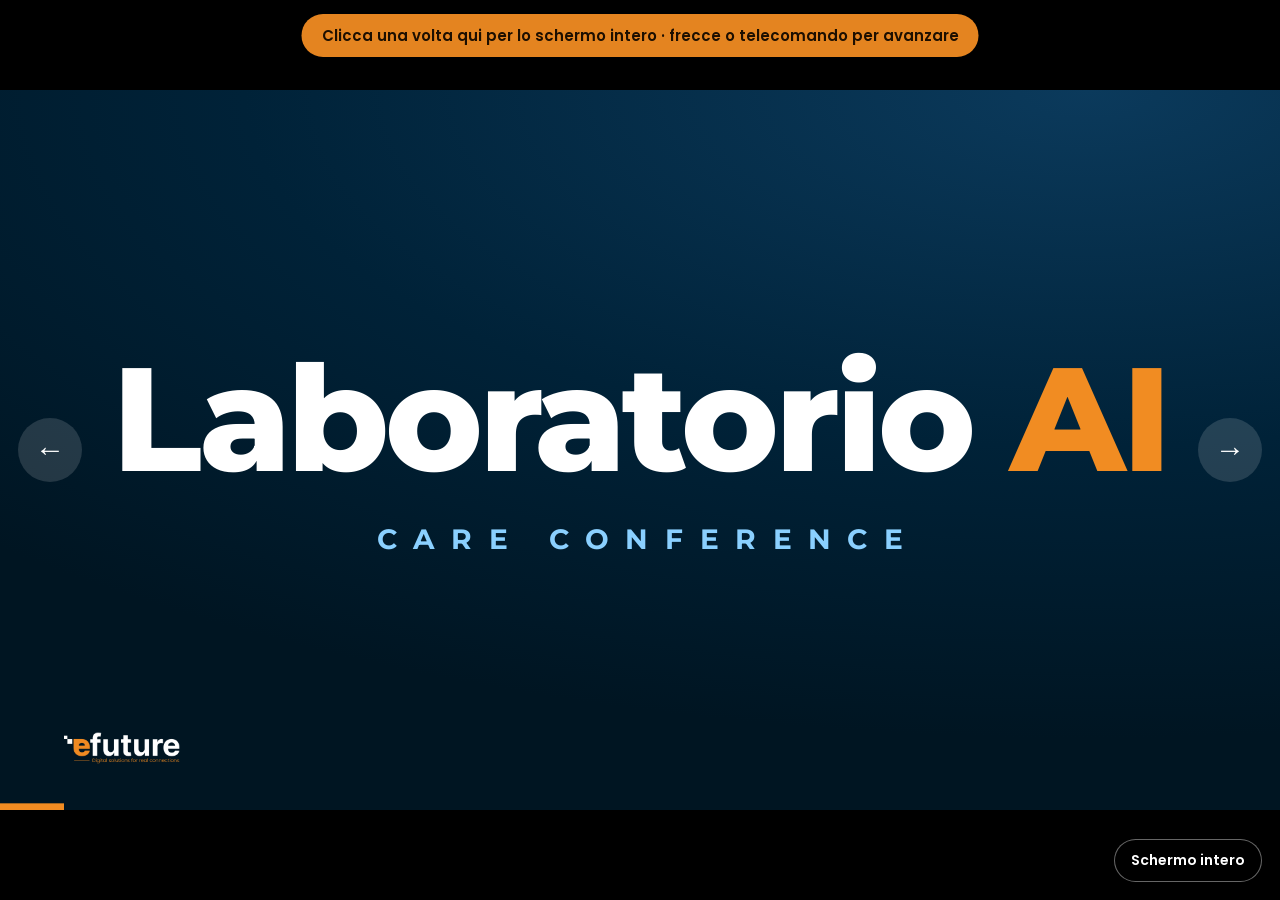
<file: laboratorio.html>
<!doctype html>
<html lang="it">
<head>
<meta charset="utf-8">
<meta name="viewport" content="width=device-width,initial-scale=1,viewport-fit=cover">
<title>Laboratorio AI · CARE Conference</title>
<meta name="robots" content="noindex,nofollow">
<meta name="theme-color" content="#000000">
<meta name="color-scheme" content="dark">
<link rel="icon" type="image/png" href="icons/app-favicon.png">
<!-- Presentazione "Laboratorio AI" (stile PowerPoint) per il secondo monitor: si apre da
     admin › Formazione › Laboratorio › Presenta. Palco fisso 1920×1080 scalato sulla finestra.
     Comandi: → ↓ PagGiù spazio Invio avanti · ← ↑ PagSu indietro · Home/Fine · F schermo intero
     · K o clic sul video = pausa/riprendi. La regia dell'admin comanda via BroadcastChannel('efg-lab').
     ?rec=1 nasconde comandi e inviti (per registrare il video della presentazione).
     ?embed=1: dentro l'admin, già a schermo intero sul proiettore (niente comandi, video che partono da soli).
     ?t=<id>: solo i passi di quel tutorial (tutorial/tutorials.js). -->
<style>
@font-face{font-family:'Montserrat';font-style:normal;font-weight:500;font-display:swap;src:url(fonts/montserrat-latin-500-normal.woff2) format('woff2');}
@font-face{font-family:'Montserrat';font-style:normal;font-weight:700;font-display:swap;src:url(fonts/montserrat-latin-700-normal.woff2) format('woff2');}
@font-face{font-family:'Montserrat';font-style:normal;font-weight:800;font-display:swap;src:url(fonts/montserrat-latin-800-normal.woff2) format('woff2');}
@font-face{font-family:'Poppins';font-style:normal;font-weight:300;font-display:swap;src:url(fonts/poppins-latin-300-normal.woff2) format('woff2');}
@font-face{font-family:'Poppins';font-style:normal;font-weight:400;font-display:swap;src:url(fonts/poppins-latin-400-normal.woff2) format('woff2');}
@font-face{font-family:'Poppins';font-style:normal;font-weight:600;font-display:swap;src:url(fonts/poppins-latin-600-normal.woff2) format('woff2');}
@font-face{font-family:'Press Start 2P';font-style:normal;font-weight:400;font-display:swap;src:url(fonts/press-start-2p-latin-400-normal.woff2) format('woff2');}
:root{
  --navy:#002238; --navy2:#0b3a5c; --orange:#f18c22; --sky:#8ad0ff; --ink:#0d2b45; --light:#eef4fa;
  --title:'Montserrat',system-ui,sans-serif; --body:'Poppins',system-ui,sans-serif; --pixel:'Press Start 2P',monospace;
}
*{box-sizing:border-box}
html,body{margin:0;height:100%;background:#000;color:#fff;overflow:hidden;font-family:var(--body)}
body.idle,body.idle *{cursor:none!important}

/* palco 1920×1080 scalato al centro, bande nere ai lati */
#stage{position:absolute;left:50%;top:50%;width:1920px;height:1080px;transform-origin:50% 50%;overflow:hidden;background:var(--navy)}
.slide{position:absolute;inset:0;display:none}
.slide.on{display:block;animation:sIn .45s ease}
@keyframes sIn{from{opacity:0}to{opacity:1}}

/* slide scure */
.dark{background:radial-gradient(120% 90% at 85% 0%,var(--navy2) 0%,var(--navy) 55%,#001522 100%)}
.dark .logo{position:absolute;left:96px;bottom:70px;height:46px;width:auto}
.wrap{position:absolute;left:180px;right:180px;top:50%;transform:translateY(-50%)}
.kicker{font-family:var(--title);font-weight:700;font-size:30px;letter-spacing:.32em;color:var(--sky);margin:0 0 26px}
h1,h2{font-family:var(--title);font-weight:800;margin:0;letter-spacing:-2px;line-height:1.02}
h2{font-size:132px}
.desc{font-size:44px;font-weight:300;line-height:1.35;margin:36px 0 0;max-width:1400px;color:#dbe9f5}
.desc b{font-weight:600;color:#fff}
.o{color:var(--orange)}

/* copertina */
.cover .wrap{text-align:center;left:120px;right:120px}
.cover h1{font-size:220px;letter-spacing:-6px}
.cover .care{font-family:var(--title);font-weight:700;font-size:42px;letter-spacing:.6em;color:var(--sky);margin-top:44px;padding-left:.6em}

.cover.thanks .care{font-family:var(--title);font-size:72px;font-weight:700;letter-spacing:-1px;padding-left:0;margin-top:30px;color:#fff}

/* domanda */
.ask .wrap{text-align:center}
.ask .q{font-family:var(--title);font-weight:800;font-size:300px;line-height:.9;color:var(--orange)}
.ask h2{font-size:84px;letter-spacing:-1.5px;margin-top:24px;line-height:1.12}
.ask .ex{display:flex;justify-content:center;flex-wrap:wrap;gap:22px;margin-top:64px}
.ask.next .q{font-size:200px}
.ask.next .ex{margin-top:48px}
.ask .ex span{font-size:34px;padding:16px 30px;border-radius:999px;border:2px solid rgba(138,208,255,.45);color:#e6f2fb}

/* GAME ON */
.gameon{position:absolute;right:120px;top:96px;font-family:var(--pixel);font-size:48px;color:var(--orange);text-shadow:6px 6px 0 #00111d;letter-spacing:4px}

/* video */
.vid{background:#000}
.vid video{position:absolute;inset:0;width:100%;height:100%;object-fit:contain;background:#000}
.vid .cap{position:absolute;left:0;right:0;top:0;padding:40px 96px;font-family:var(--title);font-weight:700;font-size:40px;background:linear-gradient(180deg,rgba(0,0,0,.75),rgba(0,0,0,0));transition:opacity .6s}
.vid.playing .cap{opacity:0}
.vid .unmute{position:absolute;right:60px;bottom:60px;padding:18px 28px;border-radius:999px;background:rgba(0,0,0,.7);border:2px solid rgba(255,255,255,.5);color:#fff;font:600 30px var(--body);cursor:pointer;display:none}
.vid.muted .unmute{display:block}

/* passi del tutorial */
.tut{display:none;grid-template-columns:1060px 1fr}
.tut.on{display:grid}
.tut .im{background:var(--light);display:flex;align-items:center;justify-content:center;padding:70px}
.tut .im img{max-width:100%;max-height:100%;border-radius:14px;box-shadow:0 24px 60px rgba(13,43,69,.25);display:block}
.tut .tx{position:relative;padding:150px 90px 160px 80px;display:flex;flex-direction:column;justify-content:center;gap:22px}
.tut .src{font-family:var(--title);font-weight:700;font-size:24px;letter-spacing:.2em;text-transform:uppercase;color:var(--sky)}
.tut .step{font-family:var(--title);font-weight:700;font-size:30px;color:var(--orange)}
.tut h3{font-family:var(--title);font-weight:800;font-size:64px;letter-spacing:-1.5px;line-height:1.08;margin:0}
.tut .body{font-size:30px;line-height:1.45;color:#dbe9f5}
.tut .body p{margin:0 0 10px}.tut .body ul{margin:6px 0 0;padding-left:1.1em}.tut .body b{color:#fff}
.tut .prompt{border-left:6px solid var(--orange);background:rgba(255,255,255,.07);padding:20px 26px;border-radius:8px;font-size:27px;line-height:1.45;font-style:italic;color:#fff}
.tut .time{align-self:flex-start;font-size:26px;padding:8px 18px;border-radius:999px;background:rgba(241,140,34,.18);color:#ffd2a1}
.tut .logo{left:1140px}

/* barra di avanzamento e numero */
#bar{position:absolute;left:0;bottom:0;height:10px;background:var(--orange);transition:width .4s ease;z-index:5}
#cnt{position:absolute;right:70px;bottom:44px;font:600 28px var(--title);color:rgba(255,255,255,.75);z-index:5}
#stage.isvid #cnt{display:none}
#cnt{display:none}   /* niente numero di pagina sulle slide */

/* comandi a comparsa (fuori dal palco, nella finestra) */
.nav{position:fixed;top:50%;transform:translateY(-50%);width:64px;height:64px;border-radius:50%;border:0;background:rgba(255,255,255,.14);color:#fff;font-size:30px;cursor:pointer;z-index:20;transition:opacity .3s}
#prev{left:18px}#next{right:18px}
#fs{position:fixed;right:18px;bottom:18px;z-index:20;padding:10px 16px;border-radius:999px;border:1px solid rgba(255,255,255,.4);background:rgba(0,0,0,.55);color:#fff;font:600 14px var(--body);cursor:pointer;transition:opacity .3s}
body.idle .nav,body.idle #fs{opacity:0;pointer-events:none}
#hint{position:fixed;left:50%;top:14px;transform:translateX(-50%);z-index:21;padding:10px 20px;border-radius:999px;background:rgba(241,140,34,.95);color:#1d0f00;font:600 15px var(--body);cursor:pointer;white-space:nowrap}
body.fs #hint{display:none}
body.rec .nav,body.rec #fs,body.rec #hint{display:none!important}
</style>
</head>
<body>
<div id="stage" aria-live="polite">
  <div id="bar"></div><div id="cnt"></div>
</div>
<button class="nav" id="prev" type="button" aria-label="Slide precedente">←</button>
<button class="nav" id="next" type="button" aria-label="Slide successiva">→</button>
<button id="fs" type="button">Schermo intero</button>
<div id="hint" role="button" tabindex="0">Clicca una volta qui per lo schermo intero · frecce o telecomando per avanzare</div>

<script src="tutorial/tutorials.js?v=104"></script>
<script>
(function(){
"use strict";
const $ = id => document.getElementById(id);
const QS = new URLSearchParams(location.search);
const REC = QS.get('rec') === '1';
const EMB = QS.get('embed') === '1';   // dentro l'admin, già a schermo intero sul proiettore: niente comandi né clic per lo schermo intero
if (REC || EMB) document.body.classList.add('rec');
const LOGO = '<img class="logo" src="img/efuture-logo-white.png" alt="efuture">';

/* ---------- le slide ---------- */
const DECK = [
  { title:'Laboratorio AI', cls:'dark cover', html:'<div class="wrap"><h1>Laboratorio <span class="o">AI</span></h1><div class="care">CARE CONFERENCE</div></div>' + LOGO },
  { title:'Claude, aiutami tu!', cls:'dark', html:'<div class="wrap"><p class="kicker">CLAUDE IN CHROME</p><h2>Claude, aiutami tu!</h2><p class="desc">Installa l\'estensione di Claude sul tuo browser e risolvi <b>operazioni quotidiane.</b></p></div>' + LOGO },
  { title:'Video: prenota con TheFork', video:'video/thefork-claude.mp4', poster:'video/thefork-claude.jpg', cap:'Claude in Chrome prenota un tavolo su TheFork' },
  { title:'E tu cosa potresti chiedere?', cls:'dark ask', html:'<div class="wrap"><div class="q">?</div><h2>E tu cosa potresti chiedere a Claude per le tue <span class="o">operazioni quotidiane?</span></h2><div class="ex"><span>Prenotare un ristorante</span><span>Inviare una mail</span><span>Compilare un foglio di calcolo</span><span>Confrontare offerte</span><span>Organizzare una trasferta</span></div></div>' + LOGO },
  { title:'Crea il tuo videogioco!', cls:'dark', html:'<div class="gameon">GAME ON</div><div class="wrap"><p class="kicker">CREA CON CLAUDE</p><h2>Crea il tuo videogioco!</h2><p class="desc">4 prompt e il gioco è fatto! Realizza la tua app in meno di 15 minuti.</p></div>' + LOGO },
  { title:'Video: Forza 4 con Claude', video:'video/forza4-claude.mp4', poster:'video/forza4-claude.jpg', cap:'Crea e gioca con Claude' },
];
// tutti i passi del tutorial Forza 4 (tutorial/tutorials.js); con ?t=<id> solo i passi di quel tutorial
const TID = QS.get('t');
if (TID) DECK.length = 0;
const TU = (window.EFG_TUTORIALS || []).find(t => t.id === (TID || 'forza4'));
if (TU) TU.slides.forEach(s => DECK.push({ title:s.h, tut:s, tuId:TU.id, tuName:TU.short || TU.title }));
// chiusura (solo nella presentazione completa, non con ?t=<id>)
if (!TID) DECK.push(
  { title:'E adesso?', cls:'dark ask next', html:'<div class="wrap"><div class="q">?</div><h2>Ho creato il mio primo videogioco. <span class="o">E adesso?</span></h2><div class="ex"><span>Come posso creare un’applicazione per la mia azienda?</span><span>Con quale scopo?</span><span>Come posso migliorare un processo aziendale?</span><span>Come posso digitalizzare un’operazione di routine?</span></div></div>' + LOGO },
  { title:'Grazie', cls:'dark cover thanks', html:'<div class="wrap"><h1>Grazie</h1><div class="care">e buona <span class="o">accelerazione…</span></div></div>' + LOGO });

const stage = $('stage'), N = DECK.length;
const esc = t => String(t).replace(/[&<>"]/g, c => ({ '&':'&amp;', '<':'&lt;', '>':'&gt;', '"':'&quot;' }[c]));
DECK.forEach((d, i) => {
  const el = document.createElement('section'); el.className = 'slide'; el.setAttribute('aria-label', (i + 1) + ' di ' + N + ': ' + d.title);
  if (d.video){
    el.classList.add('vid');
    el.innerHTML = '<video preload="auto" playsinline></video><div class="cap"></div><button class="unmute" type="button">🔇 Clic per attivare l\'audio</button>';
    const v = el.querySelector('video'); v.src = d.video; v.poster = d.poster || '';
    el.querySelector('.cap').textContent = d.cap || d.title;
    v.addEventListener('play', () => el.classList.add('playing'));
    v.addEventListener('click', e => { e.stopPropagation(); v.paused ? play(el) : v.pause(); });
    el.querySelector('.unmute').addEventListener('click', e => { e.stopPropagation(); v.muted = false; el.classList.remove('muted'); });
    d.el = el; d.v = v;
  } else if (d.tut){
    const s = d.tut;
    el.classList.add('dark', 'tut');
    el.innerHTML = '<div class="im"><img alt=""></div><div class="tx"><div class="src"></div><div class="step"></div><h3></h3><div class="body"></div></div>' + LOGO;
    el.querySelector('img').src = 'tutorial/' + d.tuId + '/' + s.img; el.querySelector('img').alt = s.h;
    el.querySelector('.src').textContent = 'Tutorial · ' + d.tuName;
    el.querySelector('.step').textContent = s.k; el.querySelector('h3').textContent = s.h;
    const body = el.querySelector('.body'); body.innerHTML = s.html;   // testo scritto da noi in tutorials.js
    const tx = el.querySelector('.tx');
    if (s.prompt){ const p = document.createElement('div'); p.className = 'prompt'; p.textContent = '“' + s.prompt + '”'; tx.appendChild(p); }
    if (s.time){ const t = document.createElement('span'); t.className = 'time'; t.textContent = '⏱ ' + s.time; tx.appendChild(t); }
    d.el = el;
  } else {
    el.className += ' ' + d.cls; el.innerHTML = d.html; d.el = el;
  }
  stage.insertBefore(el, $('bar'));
});

/* ---------- palco scalato ---------- */
function fit(){   // centrato con left/top 50% e translate(-50%,-50%), poi scalato dal centro
  const k = Math.min(innerWidth / 1920, innerHeight / 1080);
  stage.style.transform = 'translate(-50%,-50%) scale(' + k + ')';
}
addEventListener('resize', fit); fit();

/* ---------- video ---------- */
function play(el){
  const v = el.querySelector('video');
  const p = v.play();
  if (p && p.catch) p.catch(() => { v.muted = true; el.classList.add('muted'); v.play().catch(() => {}); });   // audio bloccato: parte muto
}

/* ---------- navigazione ---------- */
let cur = -1;
const ch = ('BroadcastChannel' in window) ? new BroadcastChannel('efg-lab') : null;
const tell = () => { if (ch) ch.postMessage({ type:'state', i:cur, n:N, title:DECK[cur].title }); };
function go(i){
  i = Math.max(0, Math.min(N - 1, i));
  if (i === cur) return tell();
  if (cur >= 0){ const o = DECK[cur]; o.el.classList.remove('on'); if (o.v){ o.v.pause(); } }
  cur = i; const d = DECK[cur];
  d.el.classList.add('on');
  stage.classList.toggle('isvid', !!d.v);
  if (d.v && !REC){ d.el.classList.remove('playing'); try { d.v.currentTime = 0; } catch(e){} play(d.el); }
  $('bar').style.width = ((cur + 1) / N * 100) + '%';
  $('cnt').textContent = (cur + 1) + ' / ' + N;
  if (location.hash !== '#' + (cur + 1)) history.replaceState(null, '', '#' + (cur + 1));
  tell();
}
const next = () => go(cur + 1), prev = () => go(cur - 1);
function full(){
  const el = document.documentElement;
  if (document.fullscreenElement) document.exitFullscreen && document.exitFullscreen();
  else if (el.requestFullscreen) el.requestFullscreen({ navigationUI:'hide' }).catch(() => {});
}
document.addEventListener('keydown', e => {
  const k = e.key;
  if (['ArrowRight', 'ArrowDown', 'PageDown', ' ', 'Enter'].includes(k)){ e.preventDefault(); next(); }
  else if (['ArrowLeft', 'ArrowUp', 'PageUp'].includes(k)){ e.preventDefault(); prev(); }
  else if (k === 'Home'){ e.preventDefault(); go(0); }
  else if (k === 'End'){ e.preventDefault(); go(N - 1); }
  else if (k === 'f' || k === 'F'){ full(); }
  else if (k === 'k' || k === 'K'){ const d = DECK[cur]; if (d.v){ d.v.paused ? play(d.el) : d.v.pause(); } }
});
$('next').onclick = e => { e.stopPropagation(); next(); };
$('prev').onclick = e => { e.stopPropagation(); prev(); };
$('fs').onclick = e => { e.stopPropagation(); full(); };
$('hint').onclick = e => { e.stopPropagation(); full(); };
document.addEventListener('click', () => { if (!document.fullscreenElement && !REC && !EMB) full(); });   // un clic: schermo intero
document.addEventListener('fullscreenchange', () => {
  document.body.classList.toggle('fs', !!document.fullscreenElement);
  $('fs').textContent = document.fullscreenElement ? 'Esci da schermo intero' : 'Schermo intero';
});
addEventListener('hashchange', () => { const n = parseInt(location.hash.slice(1), 10); if (n >= 1) go(n - 1); });

/* comandi e cursore spariscono dopo 2,5 s senza muovere il mouse */
let idleT = 0;
function wake(){ document.body.classList.remove('idle'); clearTimeout(idleT); idleT = setTimeout(() => document.body.classList.add('idle'), 2500); }
addEventListener('mousemove', wake); wake();

/* regia dall'admin (stesso sito, stesso browser) */
if (ch){
  ch.onmessage = e => {
    const m = e.data || {};
    if (m.type === 'next') next(); else if (m.type === 'prev') prev();
    else if (m.type === 'go') go(m.i | 0); else if (m.type === 'ping') tell();
    else if (m.type === 'play'){ const d = DECK[cur]; if (d.v){ d.v.paused ? play(d.el) : d.v.pause(); } }
  };
  addEventListener('pagehide', () => ch.postMessage({ type:'bye' }));
}

go((parseInt(location.hash.slice(1), 10) || 1) - 1);
})();
</script>
</body>
</html>
</file>
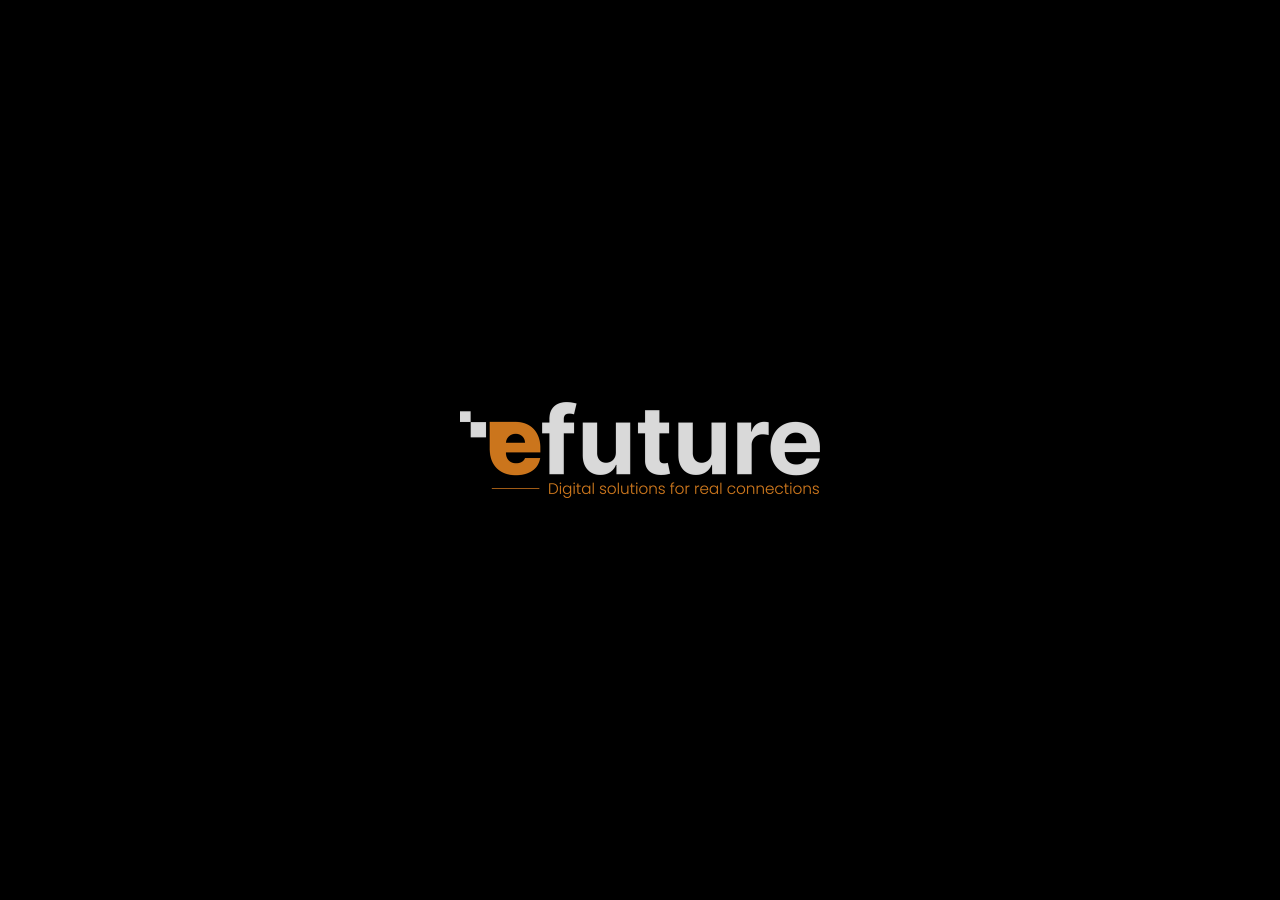
<file: proiettore.html>
<!doctype html>
<html lang="it">
<head>
<meta charset="utf-8">
<meta name="viewport" content="width=device-width,initial-scale=1">
<meta name="robots" content="noindex">
<title>Proiettore · Efuture Games</title>
<meta name="theme-color" content="#000000">
<meta name="color-scheme" content="dark">
<link rel="icon" type="image/png" href="icons/app-favicon.png">
<!-- Finestra del proiettore per admin › Formazione › Laboratorio › Presenta.
     La apre l'admin sul secondo monitor; l'admin resta al suo posto e fa da regia.
     Riceve dall'admin (postMessage, stesso sito) { type:'show', url } con il permesso di andare a schermo intero
     (Capability Delegation, delegate:'fullscreen'): carica la presentazione e va a schermo intero senza clic qui.
     Risponde { type:'fs', ok }. Se il browser non lo consente, un clic qui mette lo schermo intero.
     Le frecce e il telecomando premuti qui comandano la presentazione (BroadcastChannel 'efg-lab'). -->
<style>
html,body{margin:0;height:100%;background:#000;overflow:hidden;font-family:system-ui,sans-serif;color:#fff}
iframe{position:fixed;inset:0;width:100%;height:100%;border:0;background:#000}
#idle{position:fixed;inset:0;display:flex;align-items:center;justify-content:center}
#idle img{width:min(360px,40vw);opacity:.85}
#tap{position:fixed;left:50%;top:14px;transform:translateX(-50%);z-index:5;padding:10px 20px;border-radius:999px;background:rgba(241,140,34,.95);color:#1d0f00;font:600 15px system-ui,sans-serif;cursor:pointer;white-space:nowrap}
:fullscreen #tap{display:none}
</style>
</head>
<body>
<div id="idle"><img src="img/efuture-logo-white.png" alt="efuture"></div>
<iframe id="f" title="Presentazione" allow="autoplay; fullscreen" hidden></iframe>
<div id="tap" role="button" tabindex="0" hidden>Clicca una volta qui per lo schermo intero</div>
<script>
(function(){
"use strict";
const f = document.getElementById('f'), tap = document.getElementById('tap');
const ch = ('BroadcastChannel' in window) ? new BroadcastChannel('efg-lab') : null;
const ok = u => { try { const x = new URL(u, location.href); return x.origin === location.origin && /\/laboratorio\.html$/.test(x.pathname); } catch (e) { return false; } };
function show(u){
  if (!ok(u)) return;
  const abs = new URL(u, location.href).href;
  if (f.src !== abs) f.src = abs;
  f.hidden = false;
}
// la tastiera (puntatore laser, telecomando) va dritta alla presentazione
function focusDeck(){ try { window.focus(); if (!f.hidden){ f.focus(); if (f.contentWindow) f.contentWindow.focus(); } } catch (e) {} }
f.addEventListener('load', focusDeck);
function blank(){ f.hidden = true; f.src = 'about:blank'; }
async function full(){
  if (document.fullscreenElement) return true;
  try { await document.documentElement.requestFullscreen({ navigationUI:'hide' }); return true; } catch (e) { tap.hidden = false; return false; }
}
addEventListener('message', async e => {
  if (e.origin !== location.origin || !e.data) return;
  const m = e.data;
  if (m.type === 'show'){ const r = full(); show(m.url); const done = await r; if (e.source) e.source.postMessage({ type:'fs', ok: done }, location.origin); focusDeck(); }
  else if (m.type === 'focus'){ if (!f.hidden && !document.fullscreenElement) full(); focusDeck(); }
  else if (m.type === 'blank') blank();
});
if (ch) ch.addEventListener('message', e => { if ((e.data || {}).type === 'stop') blank(); });
tap.onclick = () => full();
document.addEventListener('click', () => full());
document.addEventListener('fullscreenchange', () => { tap.hidden = !!document.fullscreenElement; focusDeck(); });
// frecce e telecomando premuti su questa finestra (fuori dalla presentazione)
document.addEventListener('keydown', e => {
  if (!ch) return;
  if (['ArrowRight', 'ArrowDown', 'PageDown', ' ', 'Enter'].includes(e.key)){ e.preventDefault(); ch.postMessage({ type:'next' }); }
  else if (['ArrowLeft', 'ArrowUp', 'PageUp'].includes(e.key)){ e.preventDefault(); ch.postMessage({ type:'prev' }); }
});
const u0 = new URLSearchParams(location.search).get('u');
if (u0) show(u0);
if (window.opener) window.opener.postMessage({ type:'pronto' }, location.origin);
})();
</script>
</body>
</html>
</file>
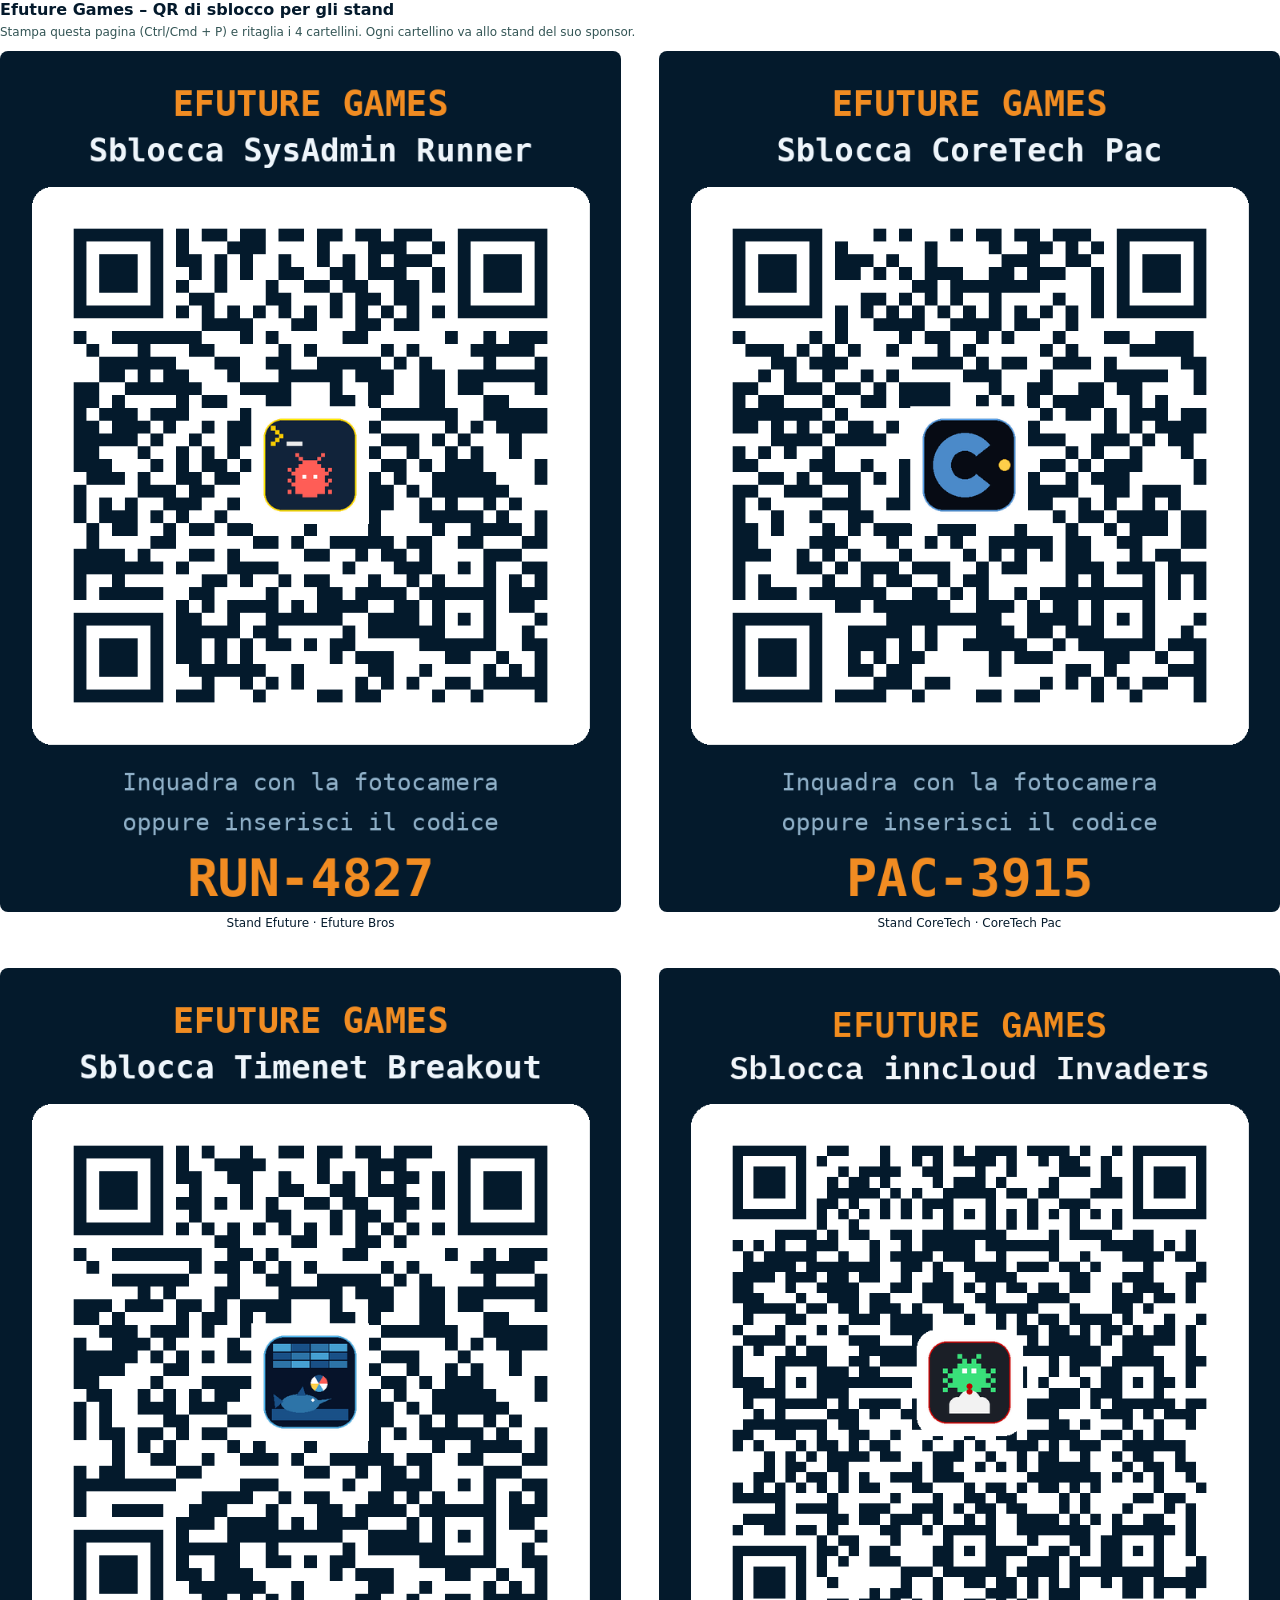
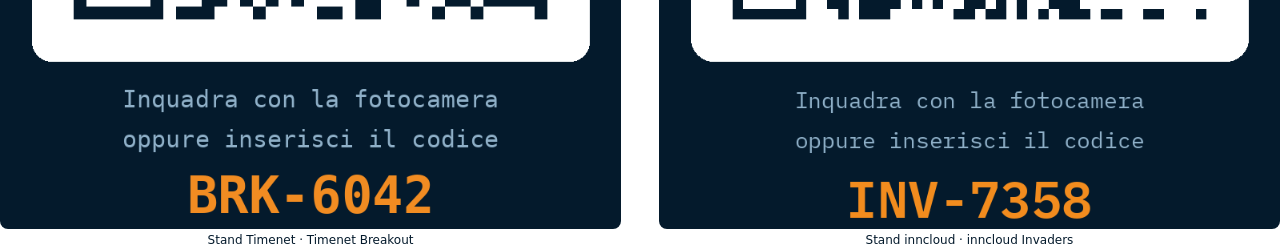
<file: qr/stampa.html>
<!doctype html>
<html lang="it"><head><meta charset="utf-8"><title>QR di sblocco · Efuture Games</title>
<style>
@page{size:A4;margin:12mm}
body{margin:0;font-family:system-ui,sans-serif;background:#fff;color:#041a2c}
h1{font-size:16px;margin:0 0 6px}
p{font-size:12px;margin:0 0 12px;color:#355}
.grid{display:grid;grid-template-columns:1fr 1fr;gap:10mm}
figure{margin:0;break-inside:avoid;text-align:center}
figure img{width:100%;display:block;border-radius:8px}
figcaption{font-size:12px;margin-top:4px}
@media print{p.hint{display:none}}
</style></head><body>
<h1>Efuture Games – QR di sblocco per gli stand</h1>
<p class="hint">Stampa questa pagina (Ctrl/Cmd + P) e ritaglia i 4 cartellini. Ogni cartellino va allo stand del suo sponsor.</p>
<div class="grid">
<figure><img src="qr-sysadmin.png" alt="QR Efuture Bros"><figcaption>Stand Efuture · Efuture Bros</figcaption></figure>
<figure><img src="qr-coretech.png" alt="QR CoreTech Pac"><figcaption>Stand CoreTech · CoreTech Pac</figcaption></figure>
<figure><img src="qr-timenet.png" alt="QR Timenet Breakout"><figcaption>Stand Timenet · Timenet Breakout</figcaption></figure>
<figure><img src="qr-inncloud.png" alt="QR inncloud Invaders"><figcaption>Stand inncloud · inncloud Invaders</figcaption></figure>
</div></body></html>
</file>
<file: games/gameboy.css>
/* Efuture Games - "console portatile" in verticale.
   Solo con il telefono in verticale: la pagina diventa il corpo della console,
   il gioco sta nello schermo con la cornice scura, sotto ci sono la scritta,
   il joystick (o la fascia di trascinamento) al posto della croce, i tasti del
   gioco al posto di A/B e due tastini centrali (MODE, AVVIA/PAUSA). In orizzontale non cambia nulla.
   Comandi compatti: lo spazio va allo schermo del gioco.
   Le parti aggiunte (gb-*) le crea gameboy.js. */
.gb-top,.gb-brand,.gb-grille,.gb-pills,.gb-ab{display:none}

@media (orientation:portrait){
  :root{
    --gb-shell-hi:#e6e3dc;
    --gb-shell:#d9d6cf;
    --gb-shell-lo:#c9c5bd;
    --gb-bezel:#4a4e5a;
    --gb-bezel-hi:#565a67;
    --gb-bz:5px;               /* spessore della cornice dello schermo (sottile: schermo più largo) */
    --gb-lcd:#e9eef2;          /* fascia punteggio dentro la cornice */
    --gb-ink:#004675;          /* scritte sul corpo, blu Efuture */
    --gb-font:'IBM Plex Mono',ui-monospace,Consolas,monospace;
  }
  html,body{background:#b7b2a8}
  body{padding:3px;height:100%}
  #app{
    position:relative;
    height:100%;
    width:100%;
    max-width:500px;
    margin:0 auto;
    overflow:hidden;
    display:flex;
    flex-direction:column;
    padding:calc(5px + env(safe-area-inset-top,0px)) calc(5px + env(safe-area-inset-right,0px)) calc(4px + env(safe-area-inset-bottom,0px)) calc(5px + env(safe-area-inset-left,0px));
    background:
      radial-gradient(120% 60% at 20% 0%, rgba(255,255,255,.55), rgba(255,255,255,0) 60%),
      linear-gradient(180deg, var(--gb-shell-hi) 0%, var(--gb-shell) 45%, var(--gb-shell-lo) 100%);
    border-radius:16px 16px 64px 16px;
    box-shadow:inset 0 2px 0 rgba(255,255,255,.75), inset 0 -4px 0 rgba(0,0,0,.08), inset 3px 0 0 rgba(255,255,255,.25), 0 4px 14px rgba(40,34,24,.35);
  }

  /* ---------- cornice dello schermo: riga in alto, punteggio, gioco ---------- */
  .gb-top{
    display:flex;
    flex:0 0 auto;
    align-items:center;
    gap:5px;
    padding:5px 12px 2px;
    background:var(--gb-bezel);
    border-radius:10px 10px 0 0;
    box-shadow:inset 0 1px 0 var(--gb-bezel-hi);
  }
  .gb-led{flex:0 0 auto;width:7px;height:7px;border-radius:50%;background:radial-gradient(circle at 35% 35%,#ffc2b8 0,#ff4a33 50%,#b3180c 100%);box-shadow:0 0 6px 1px rgba(255,80,50,.7)}
  .gb-on{flex:0 0 auto;font:600 7px/1 var(--gb-font);letter-spacing:.16em;color:#b3b7c2}
  .gb-lines{flex:1 1 auto;height:5px;margin-left:6px;background:linear-gradient(180deg,#f18c22 0 2px,transparent 2px 3px,#6ea8d8 3px 5px)}
  .gb-top .gb-clock{flex:0 0 auto;margin-left:8px;font-size:9px}
  #stage>.gb-clock{display:none}   /* con la scocca il tempo sta nella riga in alto */

  #hud{
    position:relative;
    z-index:3;
    isolation:isolate;
    flex:0 0 auto;
    min-height:0;
    margin:0;
    padding:4px calc(var(--gb-bz) + 8px) 5px;
    border:0;
    background:var(--gb-bezel);
    gap:8px;
  }
  #hud::before{
    content:"";
    position:absolute;
    inset:2px var(--gb-bz) 1px;
    z-index:-1;
    border-radius:5px;
    background:linear-gradient(180deg,#f4f7f9,var(--gb-lcd));
    box-shadow:inset 0 0 0 1px rgba(0,0,0,.18), inset 0 2px 3px rgba(0,0,0,.12);
  }

  #stage{
    z-index:1;
    flex:1 1 auto;
    margin:0 var(--gb-bz) calc(var(--gb-bz) + 6px);
    padding:2px;
    background:var(--gb-bezel);
    border-radius:2px 2px 30px 2px;
    box-shadow:0 0 0 var(--gb-bz) var(--gb-bezel), 0 8px 0 var(--gb-bz) var(--gb-bezel);
  }
  #stage .overlay{border-radius:2px 2px 30px 2px}
  #game{border-radius:2px;box-shadow:0 0 0 1px rgba(0,0,0,.35)}

  .gb-brand{
    display:block;
    flex:0 0 auto;
    padding:0 6px 1px;
    font-family:'Trebuchet MS','Segoe UI','Helvetica Neue',Arial,sans-serif;
    font-style:italic;
    font-size:13px;
    line-height:1.1;
    letter-spacing:.02em;
    color:var(--gb-ink);
    white-space:nowrap;
  }
  .gb-brand i{font-weight:600}
  .gb-brand b{font-weight:900;font-size:15px;letter-spacing:.03em}

  /* ---------- fascia comandi ---------- */
  #controls{
    position:relative;
    background:none;
    border:0;
    padding:0;
    margin:0;
  }
  .gb-pills{display:flex;justify-content:center;gap:4px}
  .gb-pill{
    width:60px;height:36px;
    margin:0;padding:0;border:0;background:none;
    display:flex;flex-direction:column;align-items:center;justify-content:center;gap:6px;
    cursor:pointer;touch-action:manipulation;-webkit-tap-highlight-color:transparent;
    font-family:var(--gb-font);
  }
  .gb-pill i{
    display:block;width:36px;height:9px;border-radius:5px;
    background:linear-gradient(180deg,#9a9da6,#6e717b);
    box-shadow:0 0 0 3px rgba(0,0,0,.07),0 0 0 4px rgba(255,255,255,.35),inset 0 1px 0 rgba(255,255,255,.35),0 2px 0 #55585f;
    transform:rotate(-24deg);
    transition:transform .06s;
  }
  .gb-pill span{font-size:8px;font-weight:600;letter-spacing:.12em;color:var(--gb-ink);line-height:1}
  .gb-pill.down i{transform:rotate(-24deg) translateY(2px);box-shadow:0 0 0 3px rgba(0,0,0,.07),0 0 0 4px rgba(255,255,255,.35),0 0 0 #55585f;filter:brightness(.9)}
  .gb-pill.off{opacity:.45}
  .gb-pill:focus-visible{outline:2px solid #f18c22;outline-offset:2px;border-radius:8px}

  .gb-grille{
    display:flex;
    position:absolute;
    right:calc(30px + env(safe-area-inset-right,0px));
    bottom:calc(30px + env(safe-area-inset-bottom,0px));
    gap:6px;
    transform:rotate(-28deg);
    transform-origin:100% 100%;
    pointer-events:none;
    z-index:0;
  }
  .gb-grille i{display:block;width:5px;height:36px;border-radius:3px;background:#b6b2a9;box-shadow:inset 1px 2px 2px rgba(0,0,0,.32),0 1px 0 rgba(255,255,255,.65)}

  /* tasti A/B spostati da gameboy.js (giochi con fascia di trascinamento) */
  .gb-ab{
    display:grid;
    grid-template-columns:auto auto;
    grid-template-rows:auto auto;
    grid-template-areas:". a" "b .";
    column-gap:8px;
    position:relative;
    padding:0 2px 12px;
  }
  /* incavo inclinato dietro A e B (centri: B 30,68 - A 98,30) */
  .gb-ab::before{
    content:"";
    position:absolute;
    left:-8px;top:15px;
    width:144px;height:68px;
    border-radius:34px;
    background:rgba(0,0,0,.06);
    box-shadow:inset 0 2px 3px rgba(0,0,0,.13),0 1px 0 rgba(255,255,255,.55);
    transform:rotate(-29deg);
    pointer-events:none;
  }
  .gb-ab .gb-a,.gb-ab .gb-b{
    position:relative;
    width:52px;height:52px;
    border-radius:50%;
    font-family:'Press Start 2P',var(--gb-font);
    font-size:13px;
    color:#fff;
    cursor:pointer;
    touch-action:manipulation;
  }
  .gb-ab .gb-a{grid-area:a;background:radial-gradient(circle at 38% 30%,#ffb469 0,#f18c22 55%,#c96d10 100%);border:1px solid #a9570a;box-shadow:0 4px 0 #a9570a,0 6px 10px rgba(60,40,10,.25);color:#1d0f00}
  .gb-ab .gb-b{grid-area:b;margin-top:-22px;background:radial-gradient(circle at 38% 30%,#3d7fb0 0,#004675 60%,#00335a 100%);border:1px solid #00335a;box-shadow:0 4px 0 #00283f,0 6px 10px rgba(0,30,60,.25)}
  .gb-ab .gb-a:active,.gb-ab .gb-b:active{transform:translateY(3px);box-shadow:0 1px 0 rgba(0,0,0,.4)}
  .gb-ab .gb-a::after,.gb-ab .gb-b::after{
    position:absolute;left:50%;top:100%;transform:translate(-50%,7px);
    font:600 8px/1 var(--gb-font);letter-spacing:.12em;color:var(--gb-ink);white-space:nowrap;
  }
  #pauseBtn.gb-a::after,#pauseBtn.gb-b::after{content:"PAUSA"}
  #soundBtn.gb-a::after,#soundBtn.gb-b::after{content:"MUSICA"}

  /* ---------- giochi con la fascia di trascinamento (Timenet, inncloud) ---------- */
  html[data-gb=strip] #main{min-height:0}
  html[data-gb=strip] #controls{
    flex:0 0 auto;
    display:grid;
    grid-template-columns:minmax(0,1fr) auto;
    grid-template-areas:"pad ab" "pills ab";
    align-items:center;
    column-gap:14px;
    padding:2px 2px 0 0;
  }
  html[data-gb=strip] #strip{
    grid-area:pad;
    height:52px;
    border:0;
    border-radius:26px;
    padding-inline:10px;
    gap:6px;
    background:linear-gradient(180deg,#5e616b,#3f424b);
    color:#d6d9e0;
    font-size:10px;
    box-shadow:inset 0 3px 5px rgba(0,0,0,.45),inset 0 -1px 0 rgba(255,255,255,.12),0 0 0 3px rgba(0,0,0,.06),0 1px 0 4px rgba(255,255,255,.45);
  }
  html[data-gb=strip] #strip b{color:#fff}
  html[data-gb=strip] #strip .arrow{color:#f18c22}
  html[data-gb=strip] .gb-pills{grid-area:pills;margin-top:-4px}
  html[data-gb=strip] .gb-ab{grid-area:ab}
  html[data-gb=strip] .gb-grille{display:none}

  /* ---------- SysAdmin: gioco 16:9, joystick e tasti grandi ---------- */
  html[data-gb=sysadmin] #stage{flex:0 0 auto;aspect-ratio:16/9;padding:0;z-index:auto}   /* gli overlay (fixed) devono stare sopra ai comandi */
  html[data-gb=sysadmin] #pauseBtn{display:none}
  html[data-gb=sysadmin] #bossBarWrap{top:6px}
  /* overlay su tutta la console (lo schermo 16:9 è troppo basso per i testi);
     i tastini ISTRUZIONI / AVVIA restano sopra, utilizzabili */
  html[data-gb=sysadmin] .overlay{position:fixed;z-index:20;border-radius:0;padding-bottom:calc(84px + env(safe-area-inset-bottom,0px))}
  html[data-gb=sysadmin] #controls{z-index:auto}
  html[data-gb=sysadmin] .gb-pills{position:relative;z-index:21}
  html[data-gb=sysadmin] #controls{
    --joy:clamp(124px, 36vw, 156px);
    --knob:clamp(54px, 15.5vw, 66px);
    flex:1 1 auto;
    min-height:0;
    display:grid;
    grid-template-columns:auto 1fr;
    grid-template-rows:auto auto;
    grid-template-areas:"joy act" "pills pills";
    align-items:center;
    align-content:space-evenly;
    gap:0 6px;
    padding:0 2px;
  }
  html[data-gb=sysadmin] #joyWrap{grid-area:joy}
  html[data-gb=sysadmin] .clabel{display:none}
  html[data-gb=sysadmin] .gb-pills{grid-area:pills;padding-bottom:6px}
  html[data-gb=sysadmin] #joy,html[data-gb=joy] #joy{
    border:0;
    background:radial-gradient(circle at 50% 40%, #d2cec6 0%, #c6c2b9 62%, #b9b5ac 100%);
    box-shadow:inset 0 4px 9px rgba(0,0,0,.28),inset 0 -2px 0 rgba(255,255,255,.35),0 1px 0 2px rgba(255,255,255,.5);
  }
  html[data-gb=sysadmin] #joy .jarr,html[data-gb=joy] #joy .jmark{color:#8e8a82}
  html[data-gb=sysadmin] #joy.left .jarr.l,html[data-gb=sysadmin] #joy.right .jarr.r,html[data-gb=sysadmin] #joy.up .jarr.u{color:#f18c22}
  html[data-gb=sysadmin] #actions{
    grid-area:act;
    justify-self:end;
    position:relative;
    grid-template-columns:auto auto;
    grid-template-rows:auto auto;
    grid-template-areas:"av a" "b .";
    gap:0 10px;
    align-items:start;
  }
  /* incavo inclinato dietro MOUSE (B, centro 38,102) e SALTA (A, centro 128,42) */
  html[data-gb=sysadmin] #actions::before{
    content:"";
    position:absolute;
    left:-14px;top:27px;
    width:194px;height:90px;
    border-radius:45px;
    background:rgba(0,0,0,.06);
    box-shadow:inset 0 2px 3px rgba(0,0,0,.13),0 1px 0 rgba(255,255,255,.55);
    transform:rotate(-33.7deg);
    pointer-events:none;
  }
  html[data-gb=sysadmin] #btnJump{grid-area:a;width:84px;height:84px}
  html[data-gb=sysadmin] #btnThrow{grid-area:b;width:76px;height:76px;margin-top:-20px}
  html[data-gb=sysadmin] #btnSpecial{grid-area:av;width:58px;height:58px;justify-self:center;font-size:15px}
  html[data-gb=sysadmin] #btnSpecial span{font-size:7.5px}
  html[data-gb=sysadmin] #btnSpecial:not(.unlocked){background:#cfcbc3;color:#8e8a82;border:1px dashed #a9a59c;opacity:.75}
}

/* ---------- CoreTech: labirinto, joystick a sinistra, PAUSA/MUSICA come A/B ---------- */
@media (orientation:portrait){
  html[data-gb=joy] #main{min-height:0}
  /* lo schermo prende tutto lo spazio libero, i comandi solo quello che serve */
  html[data-gb=joy] #stage{flex:1 1 auto;min-height:0}
  html[data-gb=joy] #controls{
    flex:0 0 auto;
    align-content:space-evenly;
    display:grid;
    grid-template-columns:auto 1fr;
    grid-template-areas:"joy ab" "pills pills";
    align-items:center;
    column-gap:8px;
    padding:0 2px;
  }
  html[data-gb=joy] #joy{grid-area:joy;--joy:clamp(112px,31vw,132px);margin-left:2px}
  html[data-gb=joy] #joy::before{border-color:rgba(0,0,0,.14)}
  html[data-gb=joy] #joyKnob{border-color:#e9e6df}
  html[data-gb=joy] .gb-ab{grid-area:ab;justify-self:end;margin-right:4px}
  html[data-gb=joy] .gb-pills{grid-area:pills;margin-top:-4px;padding-bottom:0}
  html[data-gb=joy] .gb-grille{right:calc(24px + env(safe-area-inset-right,0px));bottom:calc(22px + env(safe-area-inset-bottom,0px))}
  html[data-gb=joy] .gb-grille i{height:30px}
}

/* telefoni bassi in verticale: si stringe la cornice per lasciare spazio al gioco */
@media (orientation:portrait) and (max-height:700px){
  .gb-top{padding-top:5px}
  #hud{padding-top:4px;padding-bottom:5px}
  .gb-brand{font-size:14px}
  .gb-brand b{font-size:16px}
}

/* telefoni grandi in verticale: SysAdmin ha spazio libero, comandi più grandi */
@media (orientation:portrait) and (min-width:390px) and (min-height:780px){
  html[data-gb=sysadmin] #controls{--joy:clamp(150px, 38vw, 168px);--knob:clamp(62px, 16vw, 70px)}
  html[data-gb=sysadmin] #actions{transform:scale(1.12);transform-origin:100% 50%}
  html[data-gb=joy] #joy{--joy:clamp(124px, 33vw, 140px)}
}
</file>
